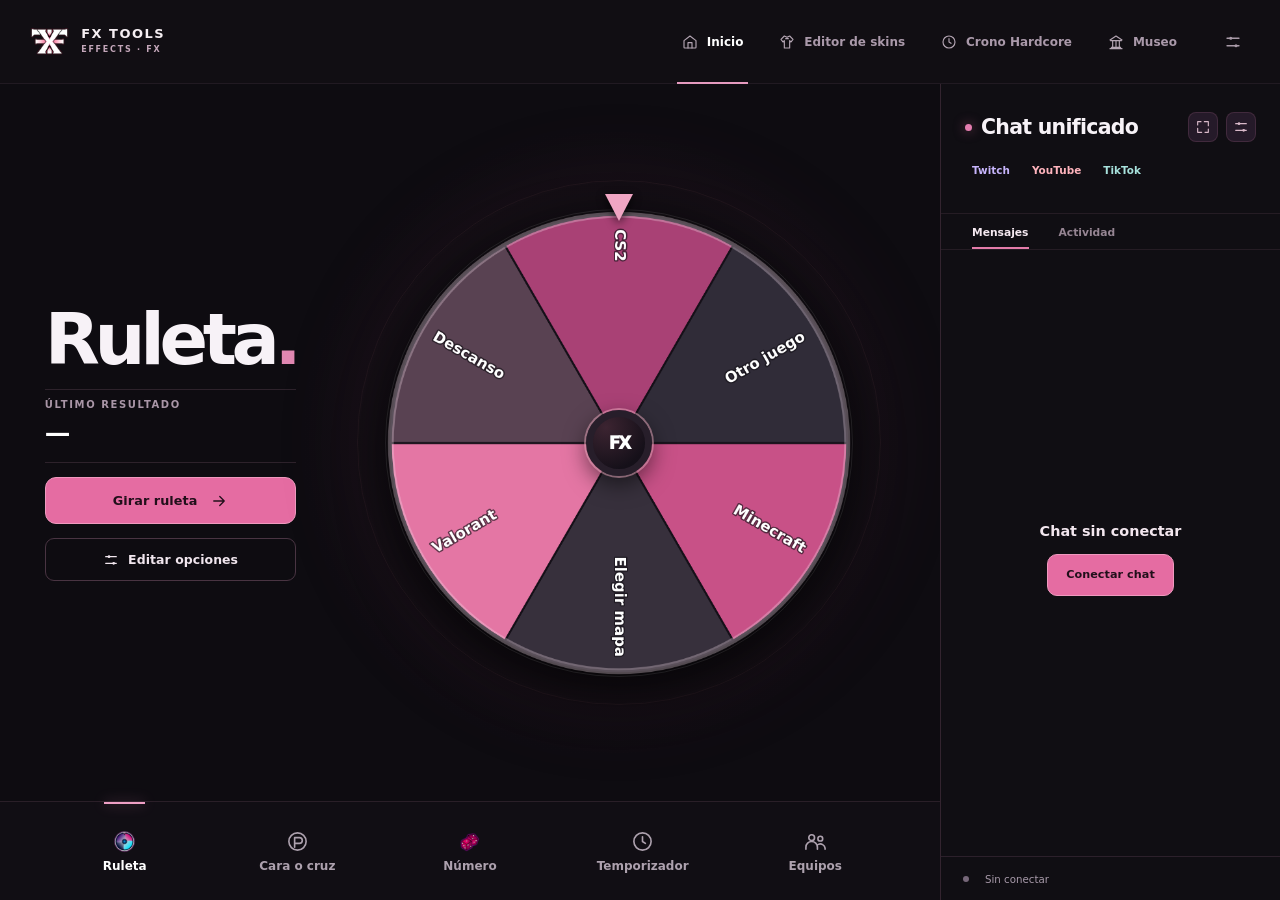
<file: index.html>
<!DOCTYPE html>

<html lang="es">
<head>
<meta charset="utf-8"/>
<meta content="width=device-width,initial-scale=1" name="viewport"/>
<meta content="#08080c" name="theme-color"/>
<title>FX Tools · Estudio</title>
<link href="assets/images/favicon.png?v=4.14" rel="icon" type="image/png"/>
<link href="assets/images/favicon.png?v=4.14" rel="shortcut icon" type="image/png"/>
<link href="assets/images/favicon.png?v=4.14" rel="apple-touch-icon"/>
<link href="css/global.css" rel="stylesheet"/>
<link href="css/home.css" rel="stylesheet"/>
<link href="css/fx-unified.css?v=2.0" rel="stylesheet"/>
<link href="css/fx-studio-v3.css?v=4.0" rel="stylesheet"/>
<link href="css/fx-layout-clean.css?v=4.2" rel="stylesheet"/>
<link rel="stylesheet" href="css/fx-v43.css?v=4.3"/><link rel="stylesheet" href="css/fx-v44.css?v=4.4"/><link rel="stylesheet" href="css/fx-v45.css?v=4.5"/></head>
<body class="fx-unified fx-home">
<svg aria-hidden="true" class="icon-sprite" xmlns="http://www.w3.org/2000/svg">
<symbol id="ic-home" viewbox="0 0 24 24"><path d="m3 10 9-7 9 7v10a1 1 0 0 1-1 1H4a1 1 0 0 1-1-1z"></path><path d="M9 21v-8h6v8"></path></symbol>
<symbol id="ic-skin" viewbox="0 0 24 24"><path d="m8 3 4 2 4-2 5 5-3 4-2-2v11H8V10l-2 2-3-4z"></path><path d="M10 7h4"></path></symbol>
<symbol id="ic-clock" viewbox="0 0 24 24"><circle cx="12" cy="12" r="9"></circle><path d="M12 7v5l3 2"></path></symbol>
<symbol id="ic-museum" viewbox="0 0 24 24"><path d="m3 9 9-6 9 6M4 10h16M5 20h14M3 22h18M7 10v10M12 10v10M17 10v10"></path></symbol>
<symbol id="ic-wheel" viewbox="0 0 24 24"><circle cx="12" cy="12" r="9"></circle><circle cx="12" cy="12" r="2"></circle><path d="M12 3v7m0 4v7M3 12h7m4 0h7M5.6 5.6l5 5m2.8 2.8 5 5M18.4 5.6l-5 5m-2.8 2.8-5 5"></path></symbol>
<symbol id="ic-coin" viewbox="0 0 24 24"><circle cx="12" cy="12" r="9"></circle><path d="M9 8h5a3 3 0 0 1 0 6H9m0-6v10m0-4h6"></path></symbol>
<symbol id="ic-dice" viewbox="0 0 24 24"><rect height="18" rx="4" width="18" x="3" y="3"></rect><path d="M8 8h.01M16 8h.01M12 12h.01M8 16h.01M16 16h.01" stroke-linecap="round" stroke-width="3"></path></symbol>
<symbol id="ic-teams" viewbox="0 0 24 24"><circle cx="8" cy="8" r="3"></circle><circle cx="17" cy="9" r="2.5"></circle><path d="M2 20v-2a6 6 0 0 1 12 0v2M15 15a5 5 0 0 1 7 4v1"></path></symbol>
<symbol id="ic-download" viewbox="0 0 24 24"><path d="M12 3v12m-4-4 4 4 4-4M4 17v4h16v-4"></path></symbol>
<symbol id="ic-upload" viewbox="0 0 24 24"><path d="M12 16V4m-4 4 4-4 4 4M4 17v4h16v-4"></path></symbol>
<symbol id="ic-arrow" viewbox="0 0 24 24"><path d="M5 12h14m-6-6 6 6-6 6"></path></symbol>
<symbol id="ic-spark" viewbox="0 0 24 24"><path d="m12 2 2.7 7.3L22 12l-7.3 2.7L12 22l-2.7-7.3L2 12l7.3-2.7z"></path></symbol>
<symbol id="ic-chat" viewbox="0 0 24 24"><path d="M21 11.5a8.4 8.4 0 0 1-9 8.4 9.1 9.1 0 0 1-4.2-1.1L3 20l1.3-4.8A8.4 8.4 0 1 1 21 11.5Z"></path></symbol>
<symbol id="ic-expand" viewbox="0 0 24 24"><path d="M4 9V4h5M20 15v5h-5M14 4h6v6M4 14v6h6"></path></symbol>
<symbol id="ic-settings" viewbox="0 0 24 24"><path d="M4 7h16M4 17h16"></path><circle cx="9" cy="7" fill="currentColor" r="2" stroke="none"></circle><circle cx="16" cy="17" fill="currentColor" r="2" stroke="none"></circle></symbol>
</svg>
<div class="app-shell fx-shell fx-layout-clean">
<header class="fx-site-header">
<a aria-label="FX Tools, inicio" class="fx-header-brand" href="./">
<span aria-hidden="true" class="fx-header-logo-slot"><img alt="" onerror="this.hidden=true" src="assets/images/favicon.png?v=4.14"/></span>
<span class="fx-header-brand-copy"><strong>FX TOOLS</strong><small>EFFECTS · FX</small></span>
</a>
<nav aria-label="Secciones del canal" class="fx-primary-nav">
<a aria-current="page" class="fx-section-link is-active" href="./"><svg class="ui-icon"><use href="#ic-home"></use></svg><span>Inicio</span></a>
<a class="fx-section-link" href="skin-editor/"><svg class="ui-icon"><use href="#ic-skin"></use></svg><span>Editor de skins</span></a>
<a class="fx-section-link" href="crono/"><svg class="ui-icon"><use href="#ic-clock"></use></svg><span>Crono Hardcore</span></a>
<a class="fx-section-link" href="museo/"><svg class="ui-icon"><use href="#ic-museum"></use></svg><span>Museo</span></a>
<button aria-label="Ajustes" class="fx-header-settings" id="open-settings" title="Ajustes" type="button"><svg class="ui-icon"><use href="#ic-settings"></use></svg></button>
</nav>
</header>
<main class="main fx-main">
<div class="workspace-layout">
<section aria-label="Herramientas principales" class="workspace">
<div class="stage-surface" id="stage-surface">
<div aria-hidden="true" class="stage-grid-decoration"></div>
<section aria-labelledby="tab-roulette" class="tool-stage is-current" id="stage-roulette" role="tabpanel">

<div class="fx-roulette-info"><div class="stage-header"><div><h2>Ruleta<span class="fx-heading-period">.</span></h2></div></div><div class="roulette-side"><div class="result-block"><span class="result-caption">Último resultado</span><strong aria-live="polite" id="roulette-result">—</strong></div><button class="btn primary action-btn" id="spin-btn" type="button">Girar ruleta <svg class="ui-icon"><use href="#ic-arrow"></use></svg></button><button class="btn subtle-btn" id="edit-roulette" type="button"><svg class="ui-icon"><use href="#ic-settings"></use></svg> Editar opciones</button></div></div><div class="roulette-scene" id="ruleta">
<div class="wheel-area"><div class="wheel-halo"><div class="wheel-wrap"><div class="wheel-pointer"></div><canvas aria-label="Ruleta de opciones" height="720" id="wheel" width="720"></canvas><div class="wheel-center"><span>FX</span></div></div></div></div>

</div>
</section>
<section aria-labelledby="tab-coin" class="tool-stage" hidden="" id="stage-coin" role="tabpanel">
<div class="stage-header"><div><h2>Cara o cruz</h2></div></div>
<div class="centered-tool coin-scene"><div class="coin-aura fx-coin-perspective"><div class="fx-coin-lift"><div class="fx-coin-tilt"><div class="fx-coin-object" id="coin" aria-hidden="true"><div class="fx-coin-edge" aria-hidden="true"></div><div class="fx-coin-face fx-coin-front"><span>CARA</span></div><div class="fx-coin-face fx-coin-back"><span>CRUZ</span></div></div></div></div><div class="fx-coin-shadow" aria-hidden="true"></div></div><div class="scene-under"><div aria-live="polite" class="small-label" id="coin-status">Lanza la moneda</div><button class="btn primary action-btn" id="coin-flip" type="button">Lanzar moneda <svg class="ui-icon"><use href="#ic-arrow"></use></svg></button></div></div>
</section>
<section aria-labelledby="tab-random" class="tool-stage" hidden="" id="stage-random" role="tabpanel">
<div class="stage-header"><div><h2>Número aleatorio</h2></div></div>
<div class="centered-tool random-scene"><div class="fx-die-stage"><div class="fx-die-shadow"></div><div class="fx-die-lift"><div class="fx-die-tilt"><div class="fx-die-spin-y"><div class="fx-die" id="fx-die" aria-hidden="true"><div class="fx-die-face fx-die-front"><span class="fx-die-screen" id="fx-die-screen">—</span></div><div class="fx-die-face fx-die-back"><span class="fx-die-screen">···</span></div><div class="fx-die-face fx-die-right"><span class="fx-die-screen">···</span></div><div class="fx-die-face fx-die-left"><span class="fx-die-screen">···</span></div><div class="fx-die-face fx-die-top"><span class="fx-die-screen">···</span></div><div class="fx-die-face fx-die-bottom"><span class="fx-die-screen">···</span></div></div></div></div></div></div><output aria-live="polite" aria-atomic="true" class="fx-visually-hidden" id="random-result">—</output><div class="random-controls"><div class="field"><label for="random-min">Mínimo</label><input class="input" id="random-min" type="number" value="1"/></div><div class="field"><label for="random-max">Máximo</label><input class="input" id="random-max" type="number" value="100"/></div></div><button class="btn primary action-btn" id="random-generate" type="button">Generar número <svg class="ui-icon"><use href="#ic-arrow"></use></svg></button></div>
</section>
<section aria-labelledby="tab-timer" class="tool-stage" hidden="" id="stage-timer" role="tabpanel">
<div class="stage-header"><div><h2>Temporizador</h2></div></div>
<div class="centered-tool timer-scene"><div class="timer-ring" id="timer-ring"><div aria-live="off" class="timer-display" id="timer-display">05:00</div></div><div class="timer-controls"><div class="field"><label for="timer-minutes">Minutos</label><div class="timer-config"><input class="input" id="timer-minutes" max="999" min="1" type="number" value="5"/><button class="btn subtle-btn" id="timer-set" type="button">Aplicar</button></div></div><div class="timer-actions"><button class="btn primary" id="timer-start" type="button">Iniciar</button><button class="btn subtle-btn" id="timer-reset" type="button">Reiniciar</button></div></div></div>
</section>
<section aria-labelledby="tab-teams" class="tool-stage" hidden="" id="stage-teams" role="tabpanel">
<div class="stage-header"><div><h2>Generador de equipos</h2></div></div>
<div class="teams-scene" id="equipos"><div class="team-form"><div class="field"><label for="players-input">Participantes · separados por comas</label><textarea class="textarea" id="players-input"></textarea></div><div class="team-actions"><div class="field"><label>Número de equipos</label><div class="team-count"><button aria-label="Quitar equipo" class="btn icon small" id="teams-minus" type="button">−</button><output id="teams-count">2</output><button aria-label="Añadir equipo" class="btn icon small" id="teams-plus" type="button">+</button></div></div><button class="btn primary action-btn" id="generate-teams" type="button">Generar equipos <svg class="ui-icon"><use href="#ic-arrow"></use></svg></button></div></div><div aria-live="polite" class="teams-output" id="teams-output"></div></div>
</section>
</div>
<div aria-label="Seleccionar herramienta" class="stage-nav" role="tablist">
<button aria-controls="stage-roulette" aria-selected="true" class="stage-tab is-active" data-stage="roulette" id="tab-roulette" role="tab" type="button"><img alt="" class="fx-custom-tool-icon" loading="eager" onerror="this.hidden=true" onload="this.nextElementSibling.hidden=true" src="assets/images/RULETA.png"/><span aria-hidden="true" class="fx-image-slot"></span><span>Ruleta</span></button>
<button aria-controls="stage-coin" aria-selected="false" class="stage-tab" data-stage="coin" id="tab-coin" role="tab" type="button"><svg class="ui-icon"><use href="#ic-coin"></use></svg><span>Cara o cruz</span></button>
<button aria-controls="stage-random" aria-selected="false" class="stage-tab" data-stage="random" id="tab-random" role="tab" type="button"><img alt="" class="fx-custom-tool-icon" loading="eager" onerror="this.hidden=true" onload="this.nextElementSibling.hidden=true" src="assets/images/DADOS.png"/><span aria-hidden="true" class="fx-image-slot"></span><span>Número</span></button>
<button aria-controls="stage-timer" aria-selected="false" class="stage-tab" data-stage="timer" id="tab-timer" role="tab" type="button"><svg class="ui-icon"><use href="#ic-clock"></use></svg><span>Temporizador</span></button>
<button aria-controls="stage-teams" aria-selected="false" class="stage-tab" data-stage="teams" id="tab-teams" role="tab" type="button"><svg class="ui-icon"><use href="#ic-teams"></use></svg><span>Equipos</span></button>
</div>
</section>
<aside aria-label="Chat unificado" class="chat-area" id="chat">
<div class="chat-head">
<div class="chat-head-info"><div class="chat-overline">EN DIRECTO / COMUNIDAD</div><div class="chat-title"><span class="chat-signal"></span><h2>Chat unificado</h2></div></div>
<div class="chat-head-actions">
<button aria-pressed="false" class="chat-icon-btn" id="toggle-live-mode" title="Modo directo" type="button"><svg class="ui-icon"><use href="#ic-expand"></use></svg></button>
<button aria-label="Configurar chat" class="chat-icon-btn" id="chat-settings-trigger" title="Configurar chat" type="button"><svg class="ui-icon"><use href="#ic-settings"></use></svg></button>
</div>
</div>
<div aria-label="Plataformas compatibles" class="chat-platforms"><span class="platform-chip twitch">Twitch</span><span class="platform-chip youtube">YouTube</span><span class="platform-chip tiktok">TikTok</span></div>
<div aria-label="Contenido del panel" class="chat-tabs" role="tablist">
<button aria-selected="true" class="chat-tab is-active" data-chat-tab="messages" role="tab" type="button">Mensajes</button>
<button aria-selected="false" class="chat-tab" data-chat-tab="activity" role="tab" type="button">Actividad</button>
</div>
<div class="chat-content">
<div class="chat-view is-active" id="chat-messages" role="tabpanel">
<div class="chat-empty" id="chat-empty">
<div class="chat-empty-art"><span>◌</span><span>◌</span><span>◌</span></div>
<strong>Chat sin conectar</strong>
<p>Conecta una fuente de chat combinado para leer tus mensajes aquí, sin abrir otra ventana.</p>
<button class="btn primary" id="chat-connect" type="button">Conectar chat</button>
</div>
<iframe class="unified-chat-frame" hidden="" id="unified-chat-frame" referrerpolicy="strict-origin-when-cross-origin" src="about:blank" title="Chat unificado de lectura"></iframe>
</div>
<div class="chat-view" hidden="" id="chat-activity" role="tabpanel">
<div class="chat-empty chat-activity-empty"><div class="chat-empty-art">✧</div><strong>Actividad reciente</strong><p>Espacio reservado para seguidores, suscripciones y eventos. Todavía no hay un proveedor de actividad conectado.</p></div>
</div>
</div>
<div class="chat-footer"><span id="chat-connection-label"><span class="chat-offline-dot"></span> Sin conectar</span><button class="chat-open-link" hidden="" id="chat-open-link" type="button">Abrir fuente ↗</button></div>
</aside>
</div>
</main>
</div>
<div aria-labelledby="chat-modal-title" aria-modal="true" class="modal-backdrop" id="modal-chat" role="dialog"><div class="modal-card chat-modal"><div class="modal-head"><div><div class="panel-title" id="chat-modal-title">Conectar el chat unificado</div><div class="panel-desc">Pega el enlace de un visor combinado que permita mostrarse en otra página. FX Tools no recibe automáticamente los mensajes de las plataformas.</div></div><button aria-label="Cerrar" class="btn icon small" data-close="" type="button">×</button></div><div class="modal-body"><label class="chat-modal-label" for="chat-source-url">URL de tu visor combinado</label><input autocomplete="off" class="input" id="chat-source-url" placeholder="https://…" spellcheck="false" type="url"><p class="chat-modal-help">Necesitas un proveedor que recopile los chats. Algunas páginas impiden su uso en iframe; si ocurre, usa una URL de visor diseñada para incrustar, no la página normal de Twitch o TikTok.</p><div class="chat-modal-actions"><button class="btn" id="chat-remove-source" type="button">Desconectar</button><button class="btn primary" id="chat-save-source" type="button">Guardar fuente</button></div></input></div></div></div>
<div aria-labelledby="settings-modal-title" aria-modal="true" class="modal-backdrop" id="modal-settings" role="dialog"><div class="modal-card"><div class="modal-head"><div><div class="panel-title" id="settings-modal-title">Ajustes</div><div class="panel-desc">Gestiona tu copia de seguridad y otras opciones del estudio.</div></div><button aria-label="Cerrar" class="btn icon small" data-close="" type="button">×</button></div><div class="modal-body settings-modal-body"><div class="settings-actions"><button class="btn backup-btn" id="export-data" type="button"><svg class="ui-icon"><use href="#ic-download"></use></svg><span>Exportar datos</span></button><label class="btn backup-btn" for="import-data" role="button" tabindex="0"><svg class="ui-icon"><use href="#ic-upload"></use></svg><span>Importar datos</span></label><input accept=".json,application/json" hidden="" id="import-data" type="file"/></div><p class="chat-modal-help">Usa exportar para guardar una copia de tus datos. Importar reemplazará los datos guardados en este navegador.</p></div></div></div>
<div aria-labelledby="roulette-modal-title" aria-modal="true" class="modal-backdrop" id="modal-roulette" role="dialog"><div class="modal-card"><div class="modal-head"><div><div class="panel-title" id="roulette-modal-title">Opciones de ruleta</div><div class="panel-desc">Escribe las opciones separadas por comas. Máximo 24.</div></div><button aria-label="Cerrar" class="btn icon small" data-close="" type="button">×</button></div><div class="modal-body"><textarea aria-label="Opciones separadas por comas" class="textarea" id="roulette-options"></textarea></div><div class="modal-actions"><button class="btn" data-close="" type="button">Cancelar</button><button class="btn primary" id="save-roulette" type="button">Guardar opciones</button></div></div></div>
<div aria-live="polite" class="toast-wrap"></div>
<script src="js/storage.js"></script><script src="js/roulette.js"></script><script src="js/teams.js"></script><script src="js/timer.js"></script><script src="js/home.js?v=4.4"></script>
<script src="js/section-gallery.js"></script><script src="js/fx-studio-v3.js"></script></body></html>
</file>
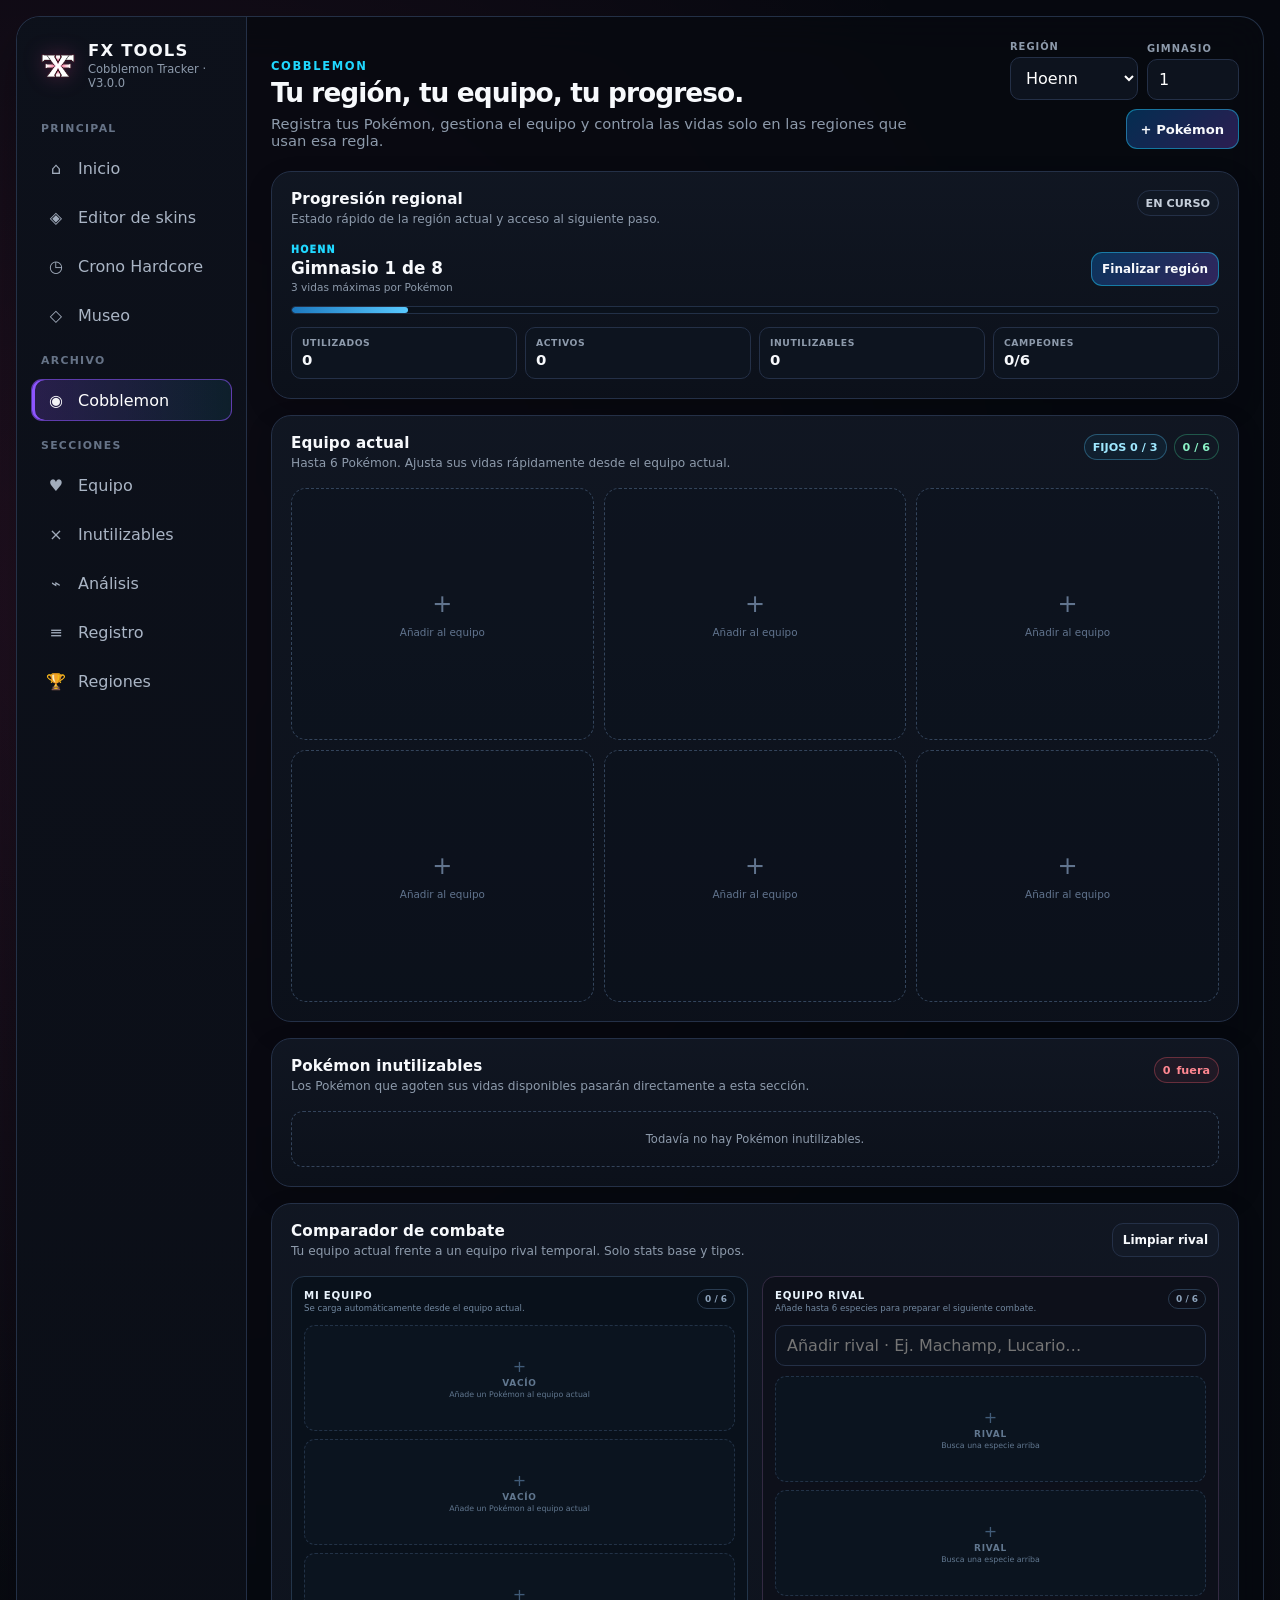
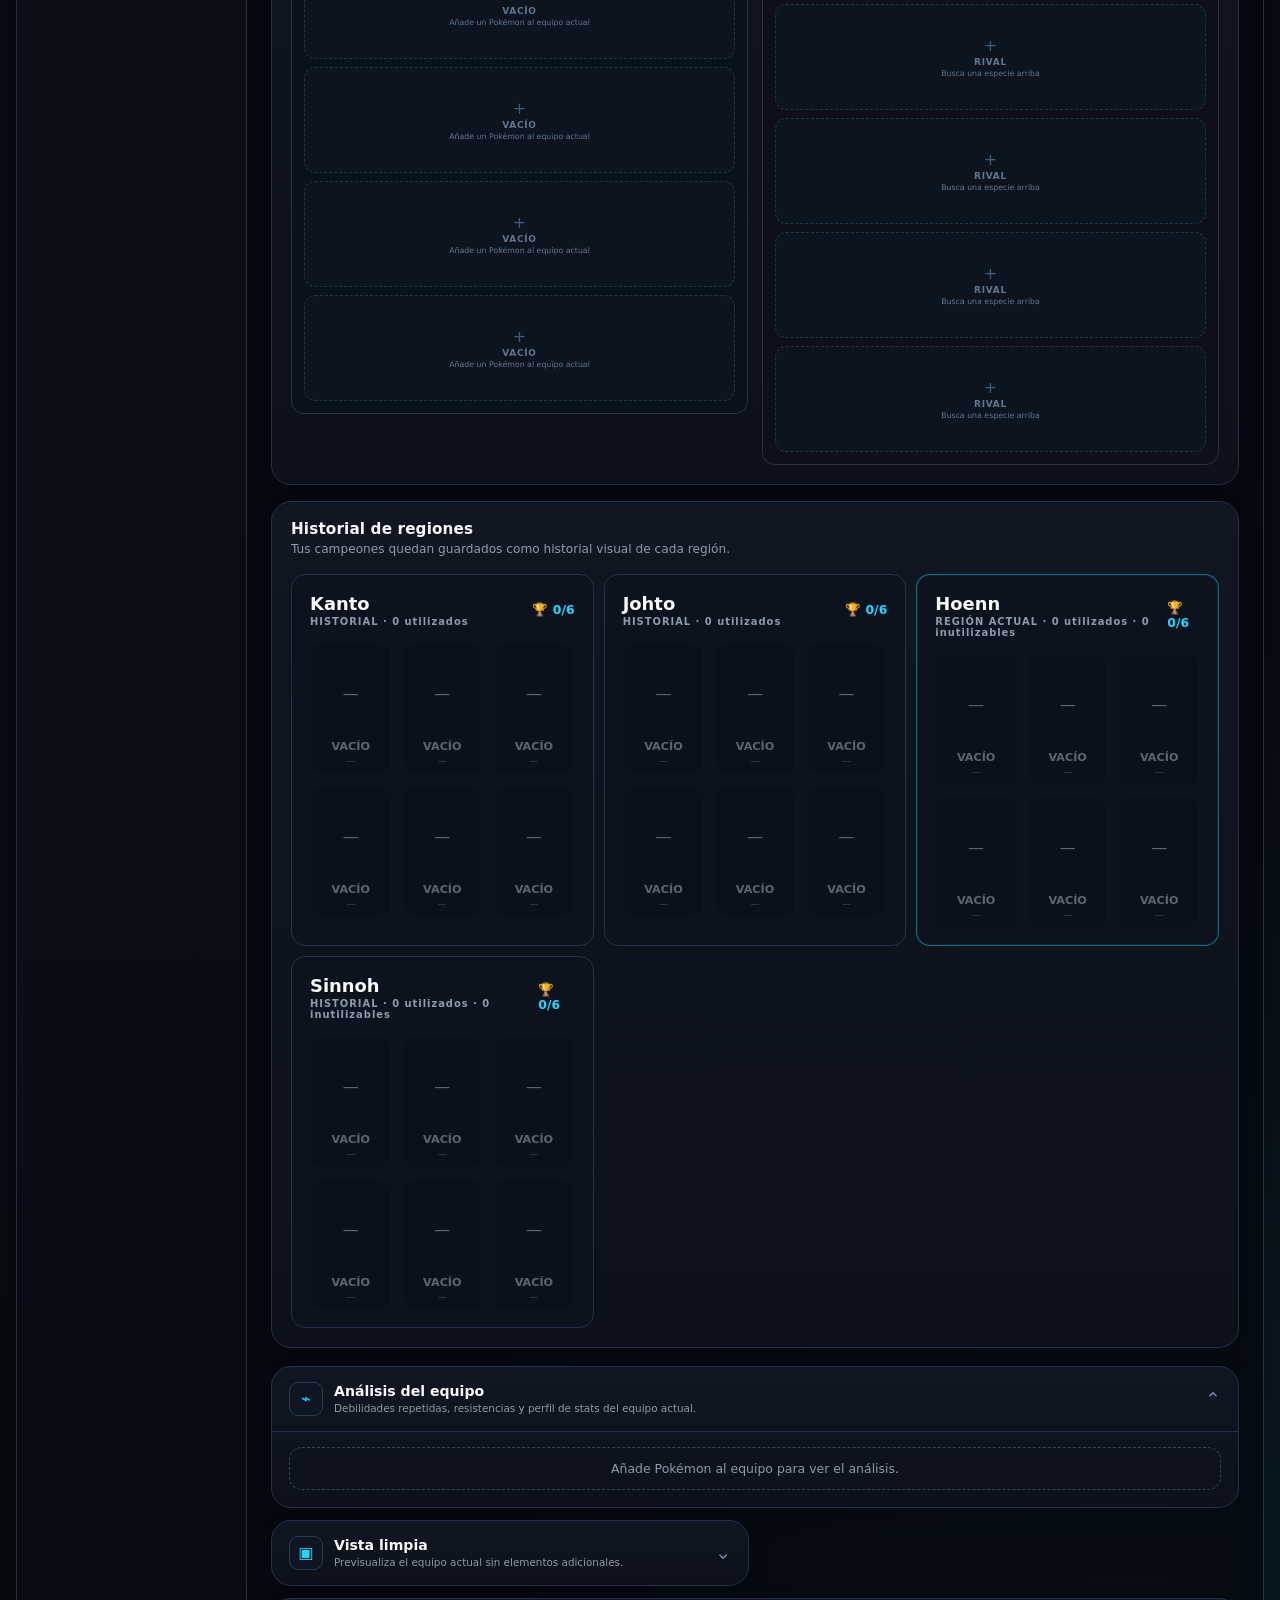
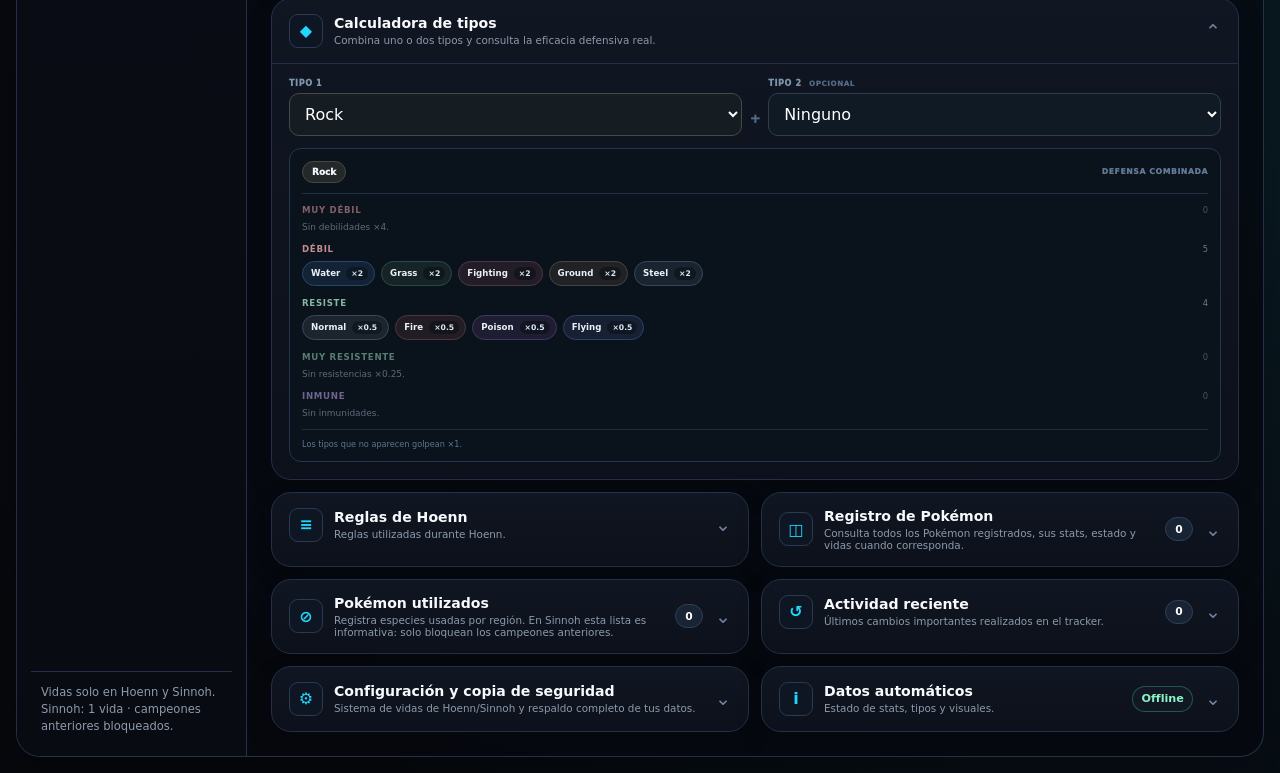
<file: cobblemon/index.html>
<!doctype html>
<html lang="es">
<head>
  <meta charset="utf-8">
  <meta name="viewport" content="width=device-width,initial-scale=1">
  <title>Cobblemon Tracker · FX Tools</title>
  <link rel="icon" href="../assets/images/favicon.png">
  <link rel="stylesheet" href="../css/global.css">
  <link rel="stylesheet" href="cobblemon.css?v=2.5.15">
</head>
<body>
<div class="app-shell">
  <aside class="sidebar-nav">
    <div class="brand"><img src="../assets/images/favicon.png" alt="FX" onerror="this.style.display='none'"><div class="brand-copy"><strong>FX TOOLS</strong><span>Cobblemon Tracker · V3.0.0</span></div></div>
    <div class="nav-group"><div class="nav-label">Principal</div><a class="nav-link" href="../"><span class="nav-icon">⌂</span>Inicio</a><a class="nav-link" href="../skin-editor/"><span class="nav-icon">◈</span>Editor de skins</a><a class="nav-link" href="../crono/"><span class="nav-icon">◷</span>Crono Hardcore</a><a class="nav-link" href="../museo/"><span class="nav-icon">◇</span>Museo</a></div><div class="nav-group"><div class="nav-label">Archivo</div><a class="nav-link active" href="./"><span class="nav-icon">◉</span>Cobblemon</a></div>
    <div class="nav-group"><div class="nav-label">Secciones</div><a class="nav-link" href="#equipo"><span class="nav-icon">♥</span>Equipo</a><a class="nav-link" href="#unusable-section"><span class="nav-icon">×</span>Inutilizables</a><a class="nav-link" href="#analysis-panel"><span class="nav-icon">⌁</span>Análisis</a><a class="nav-link" href="#pokemon-panel"><span class="nav-icon">≡</span>Registro</a><a class="nav-link" href="#regiones"><span class="nav-icon">🏆</span>Regiones</a></div>
    <div class="sidebar-bottom">Vidas solo en Hoenn y Sinnoh.<br>Sinnoh: 1 vida · campeones anteriores bloqueados.</div>
  </aside>

  <main class="main">
    <div class="topbar cobble-topbar">
      <div><div class="eyebrow">Cobblemon</div><h1>Tu región, tu equipo, tu progreso.</h1><div class="subtitle">Registra tus Pokémon, gestiona el equipo y controla las vidas solo en las regiones que usan esa regla.</div></div>
      <div class="progress-controls">
        <label class="compact-field"><span>Región</span><select class="select" id="current-region"><option>Kanto</option><option>Johto</option><option>Hoenn</option><option>Sinnoh</option></select></label>
        <label class="compact-field"><span>Gimnasio</span><input class="input" id="gym-number" type="number" min="1" max="8" value="1"></label>
        <button class="btn primary" id="add-pokemon">+ Pokémon</button>
      </div>
    </div>

    <div class="cobble-grid">
      <div class="section-stack">
        <article class="panel progression-panel" id="progression">
          <div class="panel-head"><div><div class="panel-title">Progresión regional</div><div class="panel-desc">Estado rápido de la región actual y acceso al siguiente paso.</div></div><span class="badge" id="progress-status-badge">EN CURSO</span></div>
          <div class="panel-body"><div id="progression-summary" class="progression-summary"></div></div>
        </article>

        <article class="panel" id="equipo">
          <div class="panel-head"><div><div class="panel-title">Equipo actual</div><div class="panel-desc" id="team-panel-desc">Hasta 6 Pokémon. Gestiona rápidamente el equipo de la región actual.</div></div><div class="team-head-badges"><span class="badge fixed-team-count" id="fixed-count" hidden>FIJOS 0 / 3</span><span class="badge live" id="team-count">0 / 6</span></div></div>
          <div class="panel-body"><div class="team-grid" id="team-grid"></div></div>
        </article>

        <article class="panel unusable-main" id="unusable-section">
          <div class="panel-head"><div><div class="panel-title">Pokémon inutilizables</div><div class="panel-desc">Los Pokémon que agoten sus vidas disponibles pasarán directamente a esta sección.</div></div><span class="badge danger-badge"><span id="unusable-count">0</span> fuera</span></div>
          <div class="panel-body"><div id="unusable-list" class="unusable-list unusable-list-main"></div></div>
        </article>

        <article class="panel battle-panel" id="battle-panel">
          <div class="panel-head battle-panel-head"><div><div class="panel-title">Comparador de combate</div><div class="panel-desc">Tu equipo actual frente a un equipo rival temporal. Solo stats base y tipos.</div></div><button class="btn small" id="battle-clear-opponent" type="button">Limpiar rival</button></div>
          <div class="panel-body">
            <div class="battle-columns">
              <section class="battle-side battle-side-own">
                <div class="battle-side-head"><div><strong>MI EQUIPO</strong><span>Se carga automáticamente desde el equipo actual.</span></div><b id="battle-own-count">0 / 6</b></div>
                <div class="battle-roster" id="battle-own-team"></div>
              </section>
              <section class="battle-side battle-side-rival">
                <div class="battle-side-head"><div><strong>EQUIPO RIVAL</strong><span>Añade hasta 6 especies para preparar el siguiente combate.</span></div><b id="battle-rival-count">0 / 6</b></div>
                <div class="battle-rival-search species-search-wrap">
                  <input class="input" id="battle-opponent-search" autocomplete="off" placeholder="Añadir rival · Ej. Machamp, Lucario…">
                  <div class="species-results battle-results" id="battle-opponent-results"></div>
                </div>
                <div class="battle-roster" id="battle-opponent-team"></div>
              </section>
            </div>
          </div>
        </article>


        <article class="panel" id="regiones">
          <div class="panel-head"><div><div class="panel-title">Historial de regiones</div><div class="panel-desc">Tus campeones quedan guardados como historial visual de cada región.</div></div></div>
          <div class="panel-body"><div id="region-cards" class="region-cards"></div></div>
        </article>
      </div>

      <div class="side-stack utility-panels">
        <details class="panel utility-panel" id="analysis-panel" open>
          <summary class="utility-summary"><div><span class="utility-icon">⌁</span><div><strong>Análisis del equipo</strong><small>Debilidades repetidas, resistencias y perfil de stats del equipo actual.</small></div></div><span class="utility-chevron">⌄</span></summary>
          <div class="utility-content" id="team-analysis"></div>
        </details>

        <details class="panel utility-panel" id="overlay-panel">
          <summary class="utility-summary"><div><span class="utility-icon">▣</span><div><strong>Vista limpia</strong><small>Previsualiza el equipo actual sin elementos adicionales.</small></div></div><span class="utility-chevron">⌄</span></summary>
          <div class="utility-content">
            <div class="overlay-preview"><div class="preview-title"><span id="preview-region">HOENN</span><span id="preview-gym">GIMNASIO 1</span></div><div class="preview-team" id="preview-team"></div></div>
            <button class="btn" id="overlay-popout">Abrir vista limpia</button>
            <div class="hint">La vista limpia comparte los mismos datos dentro del navegador.</div>
          </div>
        </details>


        <details class="panel utility-panel" id="type-chart-panel" open>
          <summary class="utility-summary"><div><span class="utility-icon">◆</span><div><strong>Calculadora de tipos</strong><small>Combina uno o dos tipos y consulta la eficacia defensiva real.</small></div></div><span class="utility-chevron">⌄</span></summary>
          <div class="utility-content">
            <div class="type-chart-controls">
              <label class="type-chart-field"><span>TIPO 1</span><select class="select type-chart-select" id="type-chart-primary"></select></label>
              <span class="type-chart-plus">+</span>
              <label class="type-chart-field"><span>TIPO 2 <em>OPCIONAL</em></span><select class="select type-chart-select" id="type-chart-secondary"></select></label>
            </div>
            <div class="type-chart-result" id="type-chart-result"></div>
          </div>
        </details>

        <details class="panel utility-panel" id="rules-panel">
          <summary class="utility-summary"><div><span class="utility-icon">≡</span><div><strong id="rules-title">Reglas de Hoenn</strong><small id="rules-subtitle">Consulta rápidamente las reglas de la región.</small></div></div><span class="utility-chevron">⌄</span></summary>
          <div class="utility-content"><div class="rule-list" id="region-rules-list">
            <div class="rule"><div class="rule-icon">♥</div><div>3 vidas por Pokémon durante toda Hoenn; un KO durante la progresión consume 1.</div></div>
            <div class="rule"><div class="rule-icon">○</div><div>Fuera de la progresión, los KO no afectan las vidas.</div></div>
            <div class="rule"><div class="rule-icon">−</div><div>Entre 5 y 7 niveles por debajo del level cap.</div></div>
            <div class="rule"><div class="rule-icon">EV</div><div>EVs distribuidos por el jugador; IVs solo naturales por captura o crianza.</div></div>
            <div class="rule"><div class="rule-icon">⚡</div><div>Mega / Z / Dynamax / Tera a elección para sobrevivir.</div></div>
            <div class="rule"><div class="rule-icon">★</div><div>Legendarios de radar inutilizables salvo 1 elegido por el jugador.</div></div>
            <div class="rule"><div class="rule-icon">?</div><div>Eficacia de ataques oculta; debilidades e interfaz de ataques rival siguen visibles.</div></div>
            <div class="rule"><div class="rule-icon">+</div><div>Solo pociones de curación en combate; sin Revivir.</div></div>
            <div class="rule"><div class="rule-icon">×</div><div>Pokémon usados en Kanto y Johto quedan inutilizables para Hoenn.</div></div>
          </div></div>
        </details>

        <details class="panel utility-panel" id="pokemon-panel">
          <summary class="utility-summary"><div><span class="utility-icon">◫</span><div><strong>Registro de Pokémon</strong><small>Consulta todos los Pokémon registrados, sus stats, estado y vidas cuando corresponda.</small></div></div><span class="utility-count" id="series-count">0</span><span class="utility-chevron">⌄</span></summary>
          <div class="utility-content">
            <div class="utility-actions"><button class="btn small primary" id="add-pokemon-secondary">+ Añadir Pokémon</button></div>
            <div class="filters registry-filters">
              <input class="input" id="poke-search" placeholder="Buscar por nombre o especie…">
              <select class="select" id="filter-region"><option value="all">Todas las regiones</option><option>Kanto</option><option>Johto</option><option>Hoenn</option><option>Sinnoh</option></select>
              <select class="select" id="filter-status"><option value="all">Todos los estados</option><option value="team">Equipo actual</option><option value="available">Disponibles ahora</option><option value="unusable">Inutilizables</option><option value="champion">Campeones</option><option value="previous">Regiones anteriores</option></select>
              <select class="select" id="sort-pokemon"><option value="default">Orden de registro</option><option value="name">Nombre A–Z</option><option value="region">Región</option><option value="bst">Stats totales ↓</option><option value="hp">HP ↓</option><option value="attack">Ataque ↓</option><option value="speed">Velocidad ↓</option><option value="lives">Vidas ↓ · Hoenn/Sinnoh</option></select>
            </div>
            <div class="filters registry-efficacy-filters">
              <select class="select" id="filter-efficacy"><option value="all">Todas las eficacias</option><option value="strong">Fuerte contra</option><option value="resist">Resiste</option><option value="immune">Inmune</option></select>
              <select class="select" id="filter-efficacy-type" disabled><option value="all">Elige un tipo</option><option value="normal">Normal</option><option value="fire">Fire</option><option value="water">Water</option><option value="electric">Electric</option><option value="grass">Grass</option><option value="ice">Ice</option><option value="fighting">Fighting</option><option value="poison">Poison</option><option value="ground">Ground</option><option value="flying">Flying</option><option value="psychic">Psychic</option><option value="bug">Bug</option><option value="rock">Rock</option><option value="ghost">Ghost</option><option value="dragon">Dragon</option><option value="dark">Dark</option><option value="steel">Steel</option><option value="fairy">Fairy</option></select>
              <button class="btn small" id="clear-efficacy-filter" type="button">Limpiar eficacia</button>
            </div>
            <div id="pokemon-list" class="pokemon-list compact-series-list"></div>
          </div>
        </details>

        <details class="panel utility-panel" id="used-panel">
          <summary class="utility-summary"><div><span class="utility-icon">⊘</span><div><strong>Pokémon utilizados</strong><small>Registra especies usadas por región. En Sinnoh esta lista es informativa: solo bloquean los campeones anteriores.</small></div></div><span class="utility-count" id="used-count">0</span><span class="utility-chevron">⌄</span></summary>
          <div class="utility-content">
            <div class="settings-grid">
              <div class="field"><label>Región de origen</label><select class="select" id="used-region"><option>Kanto</option><option>Johto</option><option>Hoenn</option><option>Sinnoh</option></select></div>
              <div class="used-summary" id="used-summary"></div>
            </div>
            <div class="field used-bulk"><label>Pegar lista</label><textarea class="input textarea" id="used-bulk" rows="7" placeholder="Rhyperior
Froakie
Nidoking
...

También puedes separarlos por comas."></textarea><div class="field-note">Solo hace falta la especie. Los Pokémon registrados se añaden automáticamente; en Sinnoh los utilizados vuelven a estar disponibles salvo los campeones anteriores.</div></div>
            <div class="utility-actions split-actions"><button class="btn small primary" id="add-used-list">Añadir lista</button><button class="btn small" id="clear-used-region">Vaciar región</button></div>
            <div class="used-chips" id="used-chips"></div>
          </div>
        </details>

        <details class="panel utility-panel" id="history-panel">
          <summary class="utility-summary"><div><span class="utility-icon">↺</span><div><strong>Actividad reciente</strong><small>Últimos cambios importantes realizados en el tracker.</small></div></div><span class="utility-count" id="history-count">0</span><span class="utility-chevron">⌄</span></summary>
          <div class="utility-content">
            <div id="action-history" class="action-history"></div>
            <div class="utility-actions history-actions"><button class="btn small" id="clear-history" type="button">Vaciar actividad</button></div>
          </div>
        </details>

        <details class="panel utility-panel" id="settings-panel">
          <summary class="utility-summary"><div><span class="utility-icon">⚙</span><div><strong>Configuración y copia de seguridad</strong><small>Sistema de vidas de Hoenn/Sinnoh y respaldo completo de tus datos.</small></div></div><span class="utility-chevron">⌄</span></summary>
          <div class="utility-content">
            <div class="settings-grid">
              <div class="field"><label>Región</label><select class="select" id="settings-region"><option>Kanto</option><option>Johto</option><option>Hoenn</option><option>Sinnoh</option></select></div>
              <div class="field" id="region-max-lives-field"><label>Vidas por Pokémon</label><input class="input" id="region-max-lives" type="number" min="1" max="9" value="3"></div>
            </div>
            <div class="hint" id="region-lives-hint">El máximo se aplica a esa región completa. Al cambiarlo, ningún Pokémon conservará más vidas que el nuevo máximo.</div>
            <div class="backup-box"><div><strong>Copia completa</strong><small>Incluye Pokémon, campeones, utilizados, vidas, configuración e imágenes personalizadas.</small></div><div class="backup-actions"><button class="btn small" id="export-cobblemon">Exportar JSON</button><button class="btn small" id="import-cobblemon">Importar JSON</button><input id="import-file" type="file" accept="application/json,.json" hidden></div></div>
          </div>
        </details>

        <details class="panel utility-panel source-panel" id="data-panel">
          <summary class="utility-summary"><div><span class="utility-icon">i</span><div><strong>Datos automáticos</strong><small>Estado de stats, tipos y visuales.</small></div></div><span class="badge live" id="dex-status">Listo</span><span class="utility-chevron">⌄</span></summary>
          <div class="utility-content">
            <div class="source-row"><span>Stats / tipos</span><strong>Automático</strong></div>
            <div class="source-row"><span>Visual</span><strong>Render Cobblemon + fallback</strong></div>
            <div class="hint">Si una fuente externa cambia o no carga, la tarjeta conserva tus datos y utiliza una imagen alternativa.</div>
            <div class="visual-review-box"><button class="btn small" id="review-images" type="button">Revisar imágenes</button><span id="image-review-status">Sin revisar</span></div>
            <div id="image-review-results" class="image-review-results"></div>
          </div>
        </details>
      </div>
    </div>
  </main>
</div>

<dialog class="modal-backdrop native-dialog" id="modal-pokemon">
  <div class="modal-card pokemon-modal">
    <div class="modal-head"><div><div class="panel-title" id="poke-modal-title">Añadir Pokémon</div><div class="panel-desc">Busca una especie; FX Tools completa su ficha base.</div></div><button class="btn icon small" id="close-poke">×</button></div>
    <div class="modal-body">
      <div class="species-picker">
        <div class="field"><label>Especie</label><div class="species-search-wrap"><input class="input" id="poke-species-search" autocomplete="off" placeholder="Ej. Wailord, Aggron, Flygon…"><div class="species-results" id="species-results"></div></div><div class="field-note" id="species-note">Escribe al menos 2 letras y selecciona un resultado.</div></div>
        <div class="selected-species" id="selected-species" tabindex="0"><div class="selected-preview-main"><div class="selected-visual"><span>PKM</span></div><div><strong>Sin especie seleccionada</strong><small>Los stats y tipos aparecerán aquí.</small></div></div></div>
      </div>

      <div class="modal-grid user-fields">
        <div class="field"><label>Nombre / apodo</label><input class="input" id="poke-nickname" placeholder="Ej. Aroncito"></div>
        <div class="field"><label>Región</label><select class="select" id="poke-region"><option>Kanto</option><option>Johto</option><option>Hoenn</option><option>Sinnoh</option></select></div>
        <div class="field"><label>Habilidad</label><select class="select" id="poke-ability" disabled><option value="">Sin elegir</option></select><div class="field-note" id="ability-note">Selecciona una especie primero.</div></div>
        <div class="field" id="poke-lives-field"><label>Vidas</label><select class="select" id="poke-lives"><option value="3">3 vidas</option><option value="2">2 vidas</option><option value="1">1 vida</option><option value="0">0 · Inutilizable</option></select></div>
        <div class="field"><label>Nivel · opcional</label><input class="input" id="poke-level" type="number" min="1" max="100" placeholder="—"></div>
        <div class="full toggle-row"><label class="check-pill"><input type="checkbox" id="poke-team"><span>Equipo actual</span></label><label class="check-pill"><input type="checkbox" id="poke-champion"><span>🏆 Campeón</span></label></div>
      </div>

      <details class="advanced-details"><summary>Opciones avanzadas</summary><div class="advanced-grid"><div class="field"><label>URL visual personalizada</label><input class="input" id="poke-image" placeholder="Opcional · reemplaza el visual automático"></div><button class="btn small" type="button" id="restore-auto-image">Restaurar visual automático</button></div></details>
    </div>
    <div class="modal-actions"><button class="btn danger" id="delete-poke">Eliminar</button><button class="btn" id="cancel-poke">Cancelar</button><button class="btn primary" id="save-poke">Guardar Pokémon</button></div>
  </div>
</dialog>

<dialog class="modal-backdrop native-dialog" id="modal-stats">
  <div class="modal-card stats-modal-card">
    <div class="modal-head stats-modal-head">
      <div>
        <div class="panel-title">Stats base</div>
        <div class="panel-desc">Consulta rápida del Pokémon seleccionado.</div>
      </div>
      <button class="btn icon small" id="close-stats" type="button" aria-label="Cerrar">×</button>
    </div>
    <div class="stats-modal-body" id="stats-modal-body"></div>
    <div class="stats-modal-nav" id="stats-modal-nav">
      <button class="btn small" id="stats-prev" type="button">← Anterior</button>
      <span id="stats-position">—</span>
      <button class="btn small" id="stats-next" type="button">Siguiente →</button>
    </div>
  </div>
</dialog>

<dialog class="modal-backdrop native-dialog" id="modal-evolution">
  <div class="modal-card evolution-modal-card">
    <div class="modal-head"><div><div class="panel-title">Evolucionar Pokémon</div><div class="panel-desc" id="evolution-description">Selecciona la evolución.</div></div><button class="btn icon small" id="close-evolution" type="button" aria-label="Cerrar">×</button></div>
    <div class="modal-body">
      <div class="evolution-note"><strong>Mismo Pokémon, nueva especie.</strong><span>Conserva apodo, región, posición del equipo, campeón, vidas cuando correspondan e historial. La especie anterior y la nueva quedan registradas como utilizadas.</span></div>
      <div id="evolution-list" class="evolution-list"></div>
    </div>
  </div>
</dialog>

<dialog class="modal-backdrop native-dialog" id="modal-compare">
  <div class="modal-card compare-modal-card">
    <div class="modal-head"><div><div class="panel-title">Comparar Pokémon</div><div class="panel-desc">Stats base, tipos y eficacias lado a lado.</div></div><button class="btn icon small" id="close-compare" type="button" aria-label="Cerrar">×</button></div>
    <div class="modal-body compare-picker">
      <div class="compare-picker-grid">
        <div class="field"><label>Pokémon registrado</label><select class="select" id="compare-registered"><option value="">Elegir registrado…</option></select></div>
        <div class="field"><label>O buscar cualquier especie</label><div class="species-search-wrap"><input class="input" id="compare-search" autocomplete="off" placeholder="Ej. Flygon, Aggron, Gardevoir…"><div class="species-results" id="compare-results"></div></div></div>
      </div>
      <div id="compare-body"></div>
    </div>
  </div>
</dialog>

<dialog class="modal-backdrop native-dialog" id="modal-replace">
  <div class="modal-card replace-modal-card">
    <div class="modal-head"><div><div class="panel-title">Cambiar Pokémon del equipo</div><div class="panel-desc" id="replace-description">Elige un Pokémon disponible de la región actual.</div></div><button class="btn icon small" id="close-replace" type="button">×</button></div>
    <div class="modal-body">
      <input class="input" id="replace-search" placeholder="Buscar Pokémon disponible…">
      <div id="replace-list" class="replace-list"></div>
    </div>
  </div>
</dialog>

<div class="toast-wrap" id="cobble-toast-wrap"></div>

<script src="../js/storage.js"></script><script src="cobblemon.js?v=2.5.13"></script>
</body>
</html>
</file>
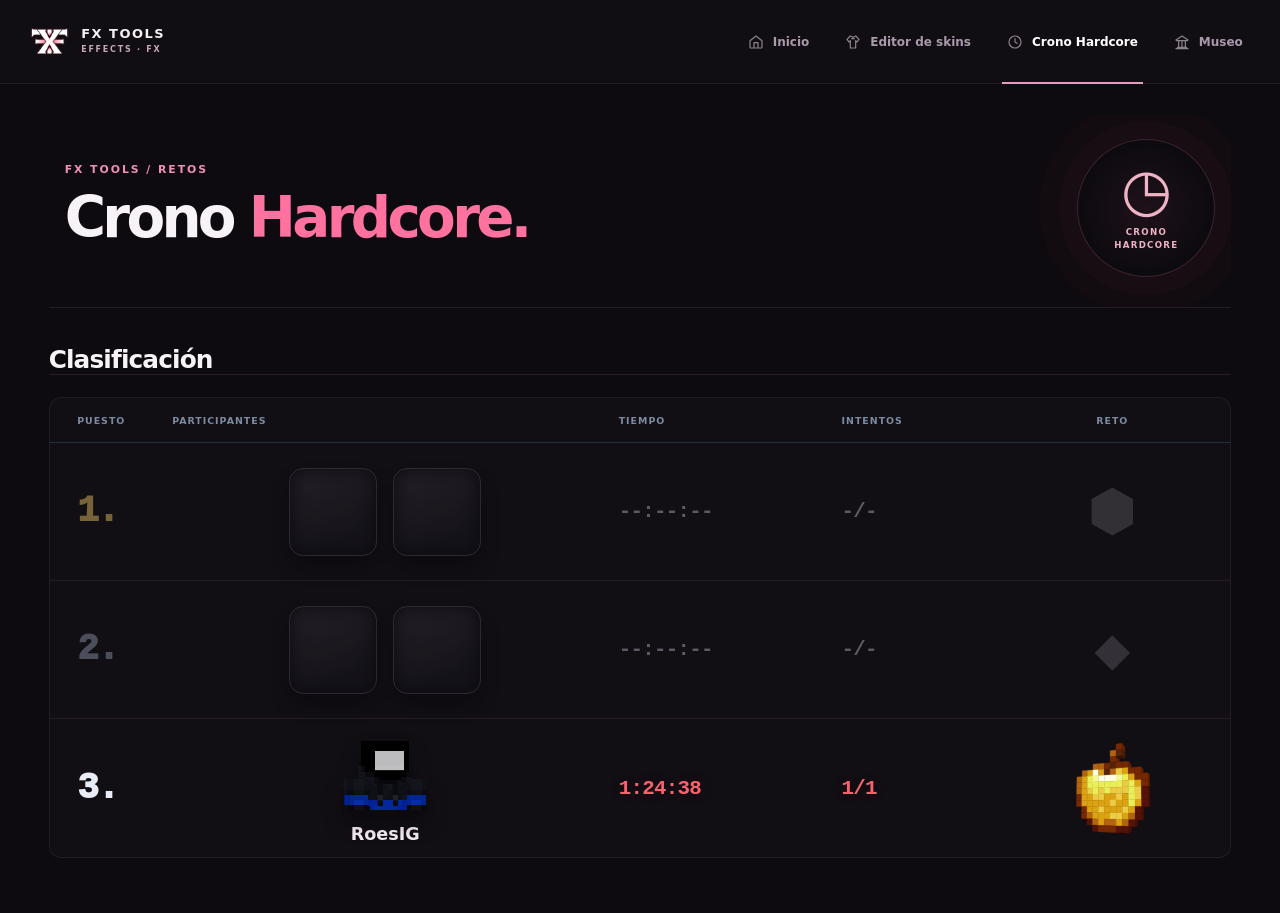
<file: crono/index.html>
<!DOCTYPE html>

<html lang="es">
<head>
<meta charset="utf-8"/>
<meta content="width=device-width,initial-scale=1" name="viewport"/>
<meta content="#070910" name="theme-color"/>
<title>Crono Hardcore · FX Tools</title>
<link href="../assets/images/favicon.png?v=4.14" rel="icon" type="image/png"/>
<link href="../assets/images/favicon.png?v=4.14" rel="shortcut icon" type="image/png"/>
<link href="../css/global.css" rel="stylesheet"/>
<link href="crono.css" rel="stylesheet"/>
<script defer="" src="manzana.js"></script>
<link href="../css/fx-unified.css?v=2.0" rel="stylesheet">
<link href="../css/fx-studio-v3.css?v=3.7" rel="stylesheet"><link href="../css/fx-sections-v42.css?v=4.2" rel="stylesheet"/></link></link><link rel="stylesheet" href="../css/fx-v43.css?v=4.3"/></head>
<body class="fx-unified fx-sections">
<div class="app-shell">
<header class="fx-site-header">
<a aria-label="FX Tools, inicio" class="fx-header-brand" href="../"><span aria-hidden="true" class="fx-header-logo-slot"><img alt="" onerror="this.hidden=true" src="../assets/images/favicon.png?v=4.14"/></span><span class="fx-header-brand-copy"><strong>FX TOOLS</strong><small>EFFECTS · FX</small></span></a>
<nav aria-label="Secciones del canal" class="fx-primary-nav"><a class="fx-section-link" href="../"><svg aria-hidden="true" class="fx-nav-icon"><use href="../assets/nav-icons.svg#home"></use></svg><span>Inicio</span></a><a class="fx-section-link" href="../skin-editor/"><svg aria-hidden="true" class="fx-nav-icon"><use href="../assets/nav-icons.svg#skin"></use></svg><span>Editor de skins</span></a><a aria-current="page" class="fx-section-link is-active" href="../crono/"><svg aria-hidden="true" class="fx-nav-icon"><use href="../assets/nav-icons.svg#clock"></use></svg><span>Crono Hardcore</span></a><a class="fx-section-link" href="../museo/"><svg aria-hidden="true" class="fx-nav-icon"><use href="../assets/nav-icons.svg#museum"></use></svg><span>Museo</span></a></nav>
</header>
<main class="main crono-main">
<header class="crono-header">
<div class="crono-header-copy"><span class="crono-kicker">FX TOOLS / RETOS</span><h1>Crono <span>Hardcore.</span></h1></div>
<div aria-hidden="true" class="crono-header-clock"><span>◷</span><small>CRONO<br/>HARDCORE</small></div>
</header>
<section aria-labelledby="ranking-title" class="ranking">
<div class="ranking-heading"><div><h2 id="ranking-title">Clasificación</h2></div></div>
<div class="ranking-table">
<div aria-hidden="true" class="rank-columns"><span>PUESTO</span><span>PARTICIPANTES</span><span>TIEMPO</span><span>INTENTOS</span><span>RETO</span></div>
<div aria-label="Puesto 1, partida de dos participantes sin publicar" class="rank-row rank-locked">
<span class="rank-position first">1<span class="rank-dot">.</span></span>
<div class="rank-participants" data-participant-count="2"><div aria-label="Participante 1 aún oculto" class="rank-member is-unrevealed"><span aria-hidden="true" class="rank-avatar rank-avatar-empty"></span></div><div aria-label="Participante 2 aún oculto" class="rank-member is-unrevealed"><span aria-hidden="true" class="rank-avatar rank-avatar-empty"></span></div></div>
<span class="rank-number">--:--:--</span><span class="rank-number">-/-</span>
<div class="rank-locked-item"><span aria-hidden="true" class="rank-hexagon"></span></div>
</div>
<div aria-label="Puesto 2, partida de dos participantes sin publicar" class="rank-row rank-locked">
<span class="rank-position second">2<span class="rank-dot">.</span></span>
<div class="rank-participants" data-participant-count="2"><div aria-label="Participante 1 aún oculto" class="rank-member is-unrevealed"><span aria-hidden="true" class="rank-avatar rank-avatar-empty"></span></div><div aria-label="Participante 2 aún oculto" class="rank-member is-unrevealed"><span aria-hidden="true" class="rank-avatar rank-avatar-empty"></span></div></div>
<span class="rank-number">--:--:--</span><span class="rank-number">-/-</span>
<div class="rank-locked-item"><span aria-hidden="true" class="rank-armor">◆</span></div>
</div>
<div aria-label="Puesto 3, jugador RoesIG, 1 hora 24 minutos y 38 segundos, intento 1 de 1, Ultra Hardcore" class="rank-row rank-published">
<span class="rank-position third">3<span class="rank-dot">.</span></span>
<div class="rank-participants" data-participant-count="1"><div class="rank-member"><img alt="Busto de Minecraft de RoesIG" class="rank-avatar" height="112" src="assets/roesig-avatar.png" width="112"/><span class="rank-member-name">RoesIG</span></div></div>
<span class="rank-number rank-final-time">1:24:38</span><span class="rank-number rank-final-attempts">1/1</span>
<div class="rank-challenge"><div aria-label="Manzana dorada 3D, reto Ultra Hardcore. Arrastra para girarla o utiliza las flechas del teclado" class="apple-control" role="group" tabindex="0" title="Ultra Hardcore"><img alt="Manzana dorada" class="apple-fallback" src="assets/manzana-dorada.png"/><canvas aria-hidden="true" height="192" id="apple-canvas" width="192"></canvas><span class="apple-tooltip">Ultra Hardcore</span></div></div>
</div>
</div>

</section>
</main>
</div>
</body>
</html>
</file>
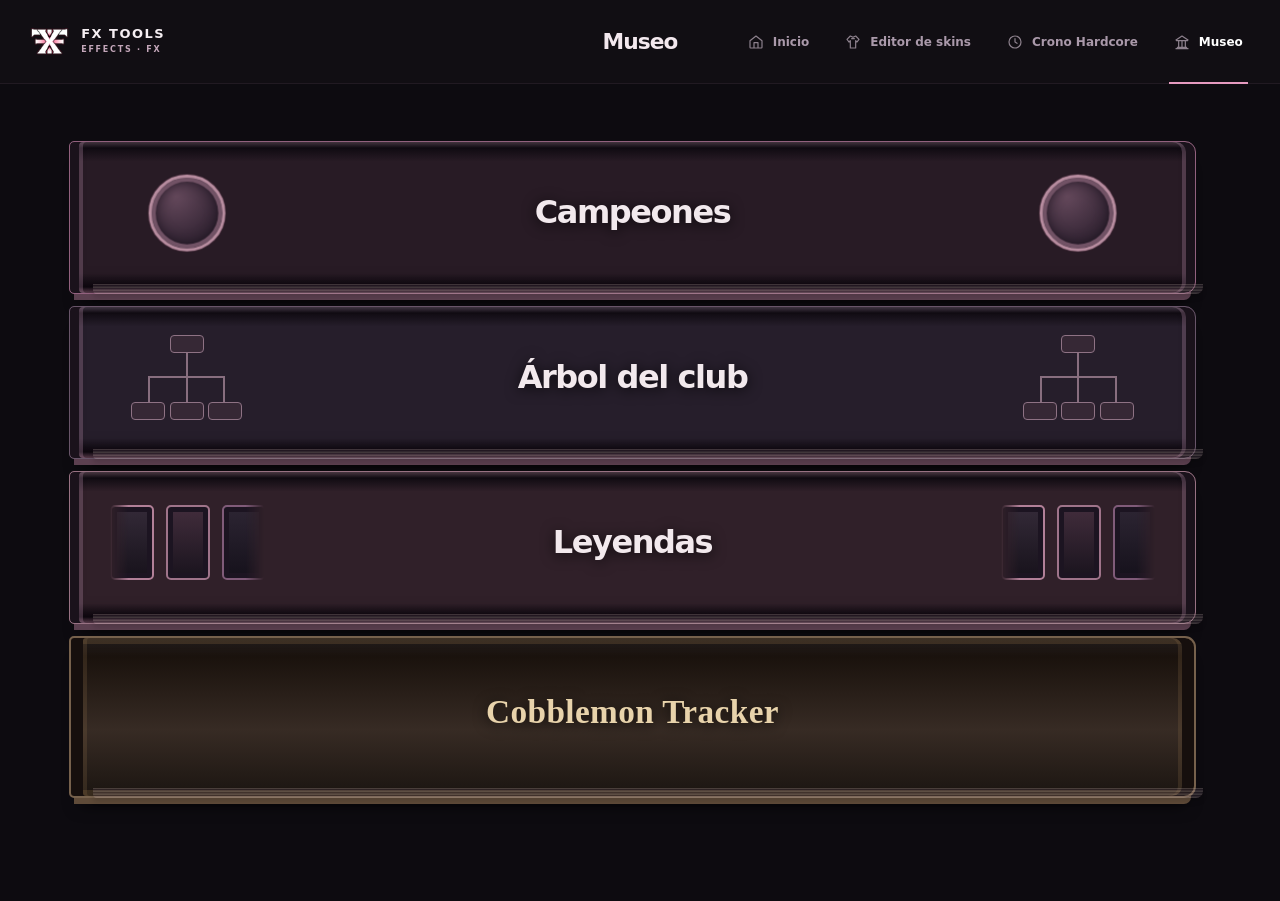
<file: museo/index.html>
<!DOCTYPE html>
<html lang="es"><head><meta charset="utf-8"/><meta content="width=device-width, initial-scale=1" name="viewport"/><meta content="#0d0b10" name="theme-color"/><title>Museo · EFFECTS</title><link href="../assets/images/favicon.png?v=4.14" rel="icon" type="image/png"/><link href="../css/global.css" rel="stylesheet"/><link href="museo.css?v=3.0.0" rel="stylesheet"/><link href="museo-v3.css?v=3.0.0" rel="stylesheet"/><link href="../css/fx-unified.css?v=2.0" rel="stylesheet"/><link href="../css/fx-studio-v3.css?v=3.7" rel="stylesheet"/><link href="../css/fx-sections-v42.css?v=4.2" rel="stylesheet"/><link href="../css/fx-v43.css?v=4.3" rel="stylesheet"/><link href="books-v43.css?v=4.6" rel="stylesheet"/><link rel="stylesheet" href="books-v45.css?v=4.6"/><link rel="stylesheet" href="books-v47.css?v=4.11"/><link rel="stylesheet" href="books-v412.css?v=4.13"/></head><body class="fx-unified fx-sections fx-museum-library"><div class="app-shell museum-v3-shell"><header class="fx-site-header">
<a aria-label="FX Tools, inicio" class="fx-header-brand" href="../"><span aria-hidden="true" class="fx-header-logo-slot"><img alt="" onerror="this.hidden=true" src="../assets/images/favicon.png?v=4.14"/></span><span class="fx-header-brand-copy"><strong>FX TOOLS</strong><small>EFFECTS · FX</small></span></a>
<h1 class="fx-top-room-title">Museo</h1><nav aria-label="Secciones del canal" class="fx-primary-nav"><a class="fx-section-link" href="../"><svg aria-hidden="true" class="fx-nav-icon"><use href="../assets/nav-icons.svg#home"></use></svg><span>Inicio</span></a><a class="fx-section-link" href="../skin-editor/"><svg aria-hidden="true" class="fx-nav-icon"><use href="../assets/nav-icons.svg#skin"></use></svg><span>Editor de skins</span></a><a class="fx-section-link" href="../crono/"><svg aria-hidden="true" class="fx-nav-icon"><use href="../assets/nav-icons.svg#clock"></use></svg><span>Crono Hardcore</span></a><a aria-current="page" class="fx-section-link is-active" href="../museo/"><svg aria-hidden="true" class="fx-nav-icon"><use href="../assets/nav-icons.svg#museum"></use></svg><span>Museo</span></a></nav>
</header><main class="main museum-v3-main fx-books-main" id="museumBooksMain">
<section aria-label="Salas del Museo" class="fx-book-collection">
<a aria-label="Abrir Campeones" class="fx-museum-book fx-book-champions" data-book="campeones" href="campeones.html">
<span class="fx-book-spine"><span aria-hidden="true" class="fx-book-animation fx-book-medal fx-book-animation-left"><span class="fx-book-medal-rotor"><span class="fx-book-medal-face front"></span><span class="fx-book-medal-face back"></span><span class="fx-book-medal-edge"></span></span></span><span class="fx-book-title">Campeones</span><span aria-hidden="true" class="fx-book-animation fx-book-medal"><span class="fx-book-medal-rotor"><span class="fx-book-medal-face front"></span><span class="fx-book-medal-face back"></span><span class="fx-book-medal-edge"></span></span></span></span>
</a>
<a aria-label="Abrir Árbol del club" class="fx-museum-book fx-book-club" data-book="arbol" href="miembros.html">
<span class="fx-book-spine"><span aria-hidden="true" class="fx-book-animation fx-book-tree fx-book-animation-left"><span class="fx-tree-branch trunk"></span><span class="fx-tree-branch left"></span><span class="fx-tree-branch right"></span><span class="fx-tree-node root"></span><span class="fx-tree-node child one"></span><span class="fx-tree-node child two"></span><span class="fx-tree-node child three"></span></span><span class="fx-book-title">Árbol del club</span><span aria-hidden="true" class="fx-book-animation fx-book-tree"><span class="fx-tree-branch trunk"></span><span class="fx-tree-branch left"></span><span class="fx-tree-branch right"></span><span class="fx-tree-node root"></span><span class="fx-tree-node child one"></span><span class="fx-tree-node child two"></span><span class="fx-tree-node child three"></span></span></span>
</a>
<a aria-label="Abrir Leyendas" class="fx-museum-book fx-book-legends" data-book="leyendas" href="leyendas.html">
<span class="fx-book-spine"><span aria-hidden="true" class="fx-book-animation fx-book-cards fx-book-animation-left"><span class="fx-book-cards-track"><span></span><span></span><span></span><span></span><span></span><span></span><span></span><span></span></span></span><span class="fx-book-title">Leyendas</span><span aria-hidden="true" class="fx-book-animation fx-book-cards"><span class="fx-book-cards-track"><span></span><span></span><span></span><span></span><span></span><span></span><span></span><span></span></span></span></span>
</a>
<a aria-label="Abrir Cobblemon Tracker" class="fx-museum-book fx-book-archive" data-book="cobblemon" href="../cobblemon/">
<span class="fx-book-spine"><span class="fx-book-title">Cobblemon Tracker</span></span>
</a>
</section>
</main></div><script defer="" src="books-v43.js?v=4.13"></script></body></html>
</file>
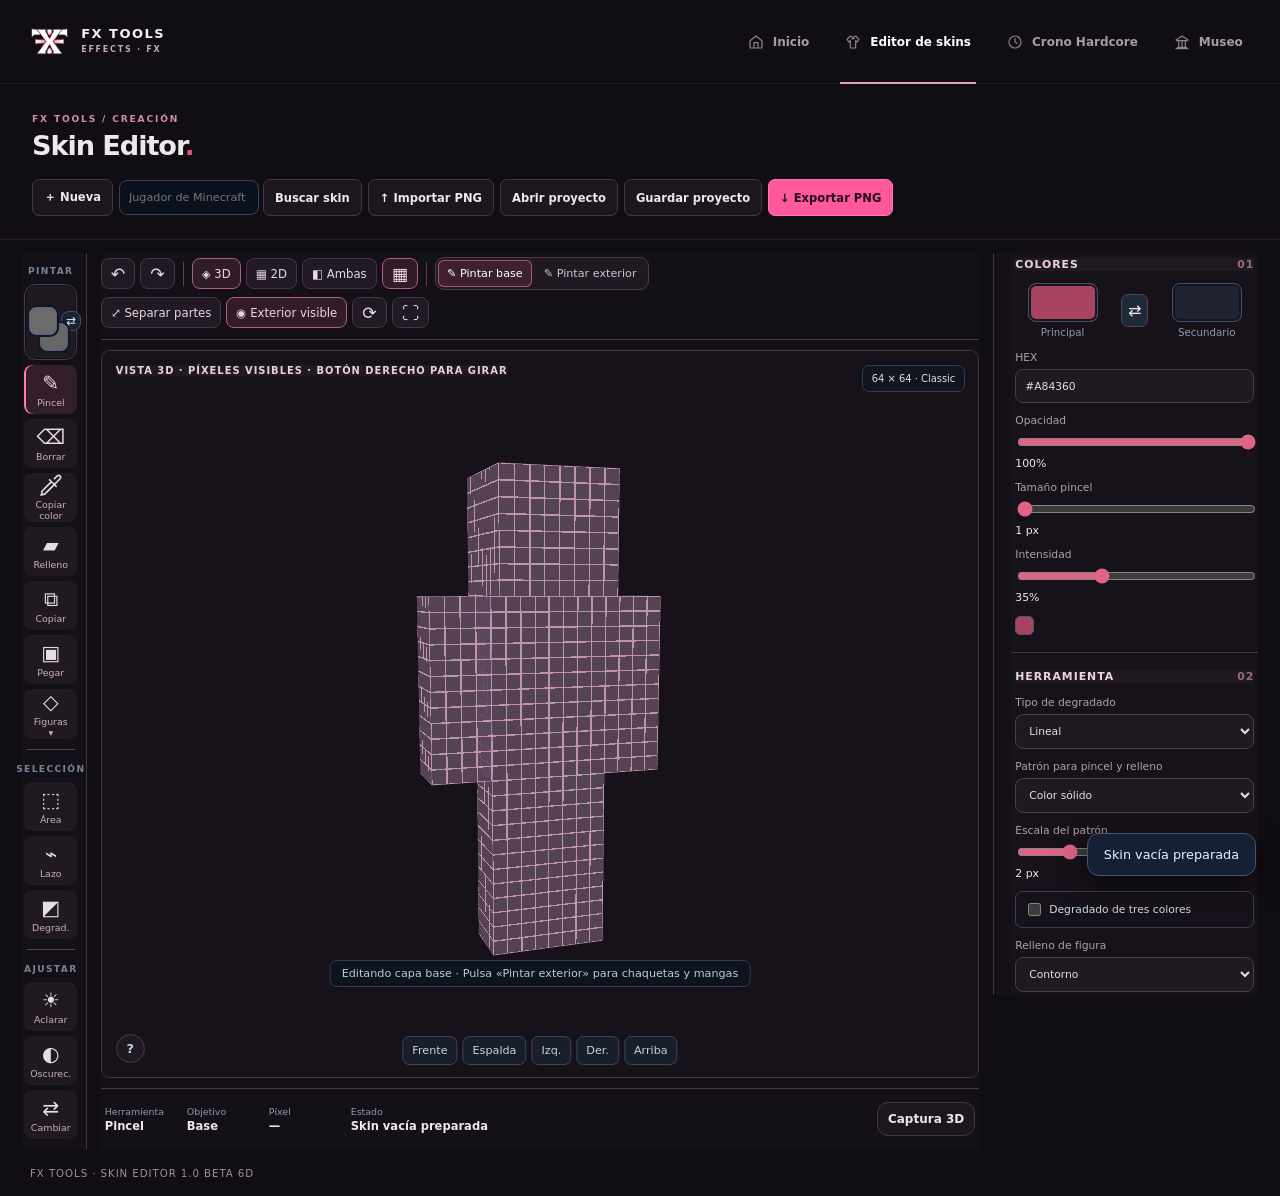
<file: skin-editor/index.html>
<!DOCTYPE html>
<html lang="es"><head><meta charset="utf-8"/><meta content="width=device-width,initial-scale=1" name="viewport"/><meta content="#080b13" name="theme-color"/><title>Skin Editor · FX Tools</title>
<link href="../assets/images/favicon.png?v=4.14" rel="icon" type="image/png"/>
<link href="../assets/images/favicon.png?v=4.14" rel="shortcut icon" type="image/png"/><link href="../css/global.css" rel="stylesheet"/><link href="editor.css" rel="stylesheet"/><link href="../css/fx-unified.css?v=2.0" rel="stylesheet"/>
<link href="../css/fx-studio-v3.css?v=3.7" rel="stylesheet"/><link href="../css/fx-sections-v42.css?v=4.2" rel="stylesheet"/><link rel="stylesheet" href="../css/fx-v43.css?v=4.3"/></head>
<body class="fx-unified fx-sections">
<div class="app-shell editor-shell">
<header class="fx-site-header">
<a aria-label="FX Tools, inicio" class="fx-header-brand" href="../"><span aria-hidden="true" class="fx-header-logo-slot"><img alt="" onerror="this.hidden=true" src="../assets/images/favicon.png?v=4.14"/></span><span class="fx-header-brand-copy"><strong>FX TOOLS</strong><small>EFFECTS · FX</small></span></a>
<nav aria-label="Secciones del canal" class="fx-primary-nav"><a class="fx-section-link" href="../"><svg aria-hidden="true" class="fx-nav-icon"><use href="../assets/nav-icons.svg#home"></use></svg><span>Inicio</span></a><a aria-current="page" class="fx-section-link is-active" href="../skin-editor/"><svg aria-hidden="true" class="fx-nav-icon"><use href="../assets/nav-icons.svg#skin"></use></svg><span>Editor de skins</span></a><a class="fx-section-link" href="../crono/"><svg aria-hidden="true" class="fx-nav-icon"><use href="../assets/nav-icons.svg#clock"></use></svg><span>Crono Hardcore</span></a><a class="fx-section-link" href="../museo/"><svg aria-hidden="true" class="fx-nav-icon"><use href="../assets/nav-icons.svg#museum"></use></svg><span>Museo</span></a></nav>
</header>
<main class="editor-main">
<header class="editor-header"><div><span class="eyebrow">FX Tools / CREACIÓN</span><h1>Skin Editor<span class="title-dot">.</span></h1></div><div class="header-actions"><button class="btn" id="newSkin">＋ Nueva</button><div class="online-import"><label class="sr-only" for="minecraftName">Usuario de Minecraft Java</label><input autocomplete="off" id="minecraftName" maxlength="16" placeholder="Jugador de Minecraft" spellcheck="false" type="text"/><button class="btn" id="searchMinecraftSkin" title="Recuperar skin pública del jugador desde Mojang">Buscar skin</button></div><label class="btn filebtn" for="importSkin">↑ Importar PNG</label><input accept="image/png" hidden="" id="importSkin" type="file"/><button class="btn" id="openProject">Abrir proyecto</button><input accept="application/json,.fxskin" hidden="" id="projectFile" type="file"/><button class="btn" id="saveProject">Guardar proyecto</button><button class="btn primary" id="exportSkin">↓ Exportar PNG</button></div></header>
<div class="editor-body">
<section aria-label="Herramientas" class="tool-rail"><div class="rail-title">PINTAR</div>
<div class="rail-color-panel">
<button class="rail-color-main fx-swatch" data-color-for="foreground" id="railForegroundSwatch" title="Color principal"></button>
<button class="rail-color-back fx-swatch" data-color-for="backgroundColor" id="railBackgroundSwatch" title="Color secundario"></button>
<button class="rail-swap-btn" id="railSwapColors" title="Intercambiar colores">⇄</button>
</div>
<button class="tool-btn active" data-tool="brush" title="Pincel (B)">✎<small>Pincel</small></button>
<button class="tool-btn" data-tool="erase" title="Borrador (E)">⌫<small>Borrar</small></button>
<button class="tool-btn" data-tool="eyedrop" title="Cuentagotas (I) · Alt+clic para copiar rápidamente"><svg aria-hidden="true" fill="none" height="23" stroke="currentColor" stroke-linecap="round" stroke-linejoin="round" stroke-width="1.7" viewbox="0 0 24 24" width="23"><path d="M3 21v-3l9-9"></path><path d="m2 22 4-1 12-12"></path><path d="m11 6 7 7"></path><path d="m16 5 3-3a2.12 2.12 0 0 1 3 3l-3 3"></path></svg><small>Copiar color</small></button>
<button class="tool-btn" data-tool="bucket" title="Relleno (G)">▰<small>Relleno</small></button>
<button class="tool-btn" id="railCopySelection" title="Copiar diseño de la selección">⧉<small>Copiar</small></button>
<button class="tool-btn" data-tool="stamp" id="railPasteSelection" title="Pegar diseño copiado una vez">▣<small>Pegar</small></button>
<div class="shape-tools"><button aria-controls="shapeMenu" aria-expanded="false" class="tool-btn" id="shapeMenuToggle" title="Abrir figuras">◇<small>Figuras ▾</small></button>
<div class="shape-menu" hidden="" id="shapeMenu"><button class="mini-btn" data-tool="line">╱ Línea</button><button class="mini-btn" data-tool="rectangle">▢ Rectángulo</button><button class="mini-btn" data-tool="ellipse">◯ Elipse</button></div></div>
<div class="rail-divider"></div><div class="rail-title">SELECCIÓN</div>
<button class="tool-btn" data-tool="select" title="Selección rectangular (M) · Ctrl + clic selecciona una pieza completa">⬚<small>Área</small></button>
<button class="tool-btn" data-tool="lasso" title="Lazo de selección">⌁<small>Lazo</small></button>
<button class="tool-btn" data-tool="gradient" title="Degradado (D)">◩<small>Degrad.</small></button>
<div class="rail-divider"></div><div class="rail-title">AJUSTAR</div>
<button class="tool-btn" data-tool="lighten" title="Aclarar">☀<small>Aclarar</small></button>
<button class="tool-btn" data-tool="darken" title="Oscurecer">◐<small>Oscurec.</small></button>
<button class="tool-btn" data-tool="replace" title="Reemplazar color">⇄<small>Cambiar</small></button>
</section>
<section class="workbench">
<div class="workbar"><div class="bar-left"><button class="icon-action" id="undo" title="Deshacer (Ctrl+Z)">↶</button><button class="icon-action" id="redo" title="Rehacer (Ctrl+Y)">↷</button><span class="bar-separator"></span><button class="view-switch selected" id="view3d">◈ 3D</button><button class="view-switch" id="view2d">▦ 2D</button><button class="view-switch" id="viewSplit" title="Ver 3D y textura a la vez">◧ Ambas</button><button class="icon-action" id="gridToggle" title="Cuadrícula">▦</button><span class="bar-separator"></span><div aria-label="Capa en la que se pinta" class="paint-modes" role="group"><button aria-pressed="true" class="paint-mode" id="paintBase" title="Pintar sobre la piel o ropa de base">✎ Pintar base</button><button aria-pressed="false" class="paint-mode" id="paintOuter" title="Pintar sobre la chaqueta, mangas, sombrero o pantalón exterior">✎ Pintar exterior</button></div></div><div class="bar-right"><button aria-pressed="false" class="pill-btn" id="explode">⤢ Separar partes</button><button aria-pressed="true" class="pill-btn" id="outerToggle">◉ Exterior visible</button><button class="icon-action" id="resetCamera" title="Restablecer cámara y zoom 2D">⟳</button><button class="icon-action" id="fullscreen" title="Pantalla completa">⛶</button></div></div>
<div class="stage" id="stage"><canvas aria-label="Personaje Minecraft en 3D" id="glCanvas"></canvas><canvas aria-hidden="true" id="cursorCanvas"></canvas><canvas aria-label="Textura desplegada en 2D" height="768" hidden="" id="atlasCanvas" width="768"></canvas><div class="stage-tag" id="stageTag">VISTA 3D · PÍXELES VISIBLES · BOTÓN DERECHO PARA GIRAR</div><div class="paint-mode-hint" id="paintModeHint">Editando capa base · Pulsa «Pintar exterior» para chaquetas y mangas</div><button aria-controls="stageHint" aria-expanded="false" aria-label="Ayuda de controles" class="stage-help-toggle" id="stageHelpToggle" title="Ayuda de controles" type="button">?</button><div class="stage-hint" id="stageHint" role="status">La marca amarilla indica el píxel exacto · Rueda: zoom al cursor · Rueda pulsada: mover · Botón derecho: girar</div><div class="stage-indicator" id="stageIndicator">64 × 64 · Classic</div><div class="camera-shortcuts" id="cameraShortcuts"><button data-camera="front">Frente</button><button data-camera="back">Espalda</button><button data-camera="left">Izq.</button><button data-camera="right">Der.</button><button data-camera="top">Arriba</button></div></div>
<div class="bottom-dock"><div class="dock-group"><span>Herramienta</span><strong id="toolName">Pincel</strong></div><div class="dock-group"><span>Objetivo</span><strong id="targetName">Base</strong></div><div class="dock-group"><span>Píxel</span><strong id="pixelInfo">—</strong></div><div class="dock-group stretch"><span>Estado</span><strong id="statusText">Proyecto listo</strong></div><button class="btn small" id="exportPreview">Captura 3D</button></div>
</section>
<aside class="inspector">
<section class="inspector-card"><div class="section-heading">COLORES <span>01</span></div><div class="color-row"><div class="color-swatch-label"><input hidden="" id="foreground" type="color" value="#a84360"/><button class="fx-swatch" data-color-for="foreground" id="foregroundSwatch" style="background:#a84360" title="Elegir color principal"></button><span>Principal</span></div><button class="swap-colors" id="swapColors" title="Intercambiar colores">⇄</button><div class="color-swatch-label"><input hidden="" id="backgroundColor" type="color" value="#202432"/><button class="fx-swatch" data-color-for="backgroundColor" id="backgroundSwatch" style="background:#202432" title="Elegir color secundario"></button><span>Secundario</span></div></div><div class="property-grid"><label>HEX <input class="field-input" id="hexColor" maxlength="7" value="#A84360"/></label><label>Opacidad <input id="opacity" max="100" min="1" type="range" value="100"/><output id="opacityVal">100%</output></label><label>Tamaño pincel <input id="brushSize" max="8" min="1" type="range" value="1"/><output id="brushSizeVal">1 px</output></label><label>Intensidad <input id="strength" max="100" min="1" type="range" value="35"/><output id="strengthVal">35%</output></label></div><div class="recent-colors" id="recentColors"></div>
<div class="fx-color-picker" hidden="" id="fxColorPicker"><strong id="fxColorTitle">Seleccionar color</strong><canvas aria-label="Saturación y brillo" height="140" id="fxColorArea" width="220"></canvas><label>Tono <input id="fxHue" max="359" min="0" type="range" value="0"/></label><div class="picker-bottom"><span class="picker-preview" id="fxColorPreview"></span><input aria-label="Color hexadecimal" class="field-input" id="fxPickerHex" maxlength="7" value="#A84360"/></div><div class="picker-actions"><button class="mini-btn" id="fxColorCancel">Cancelar</button><button class="mini-btn primary-action" id="fxColorAccept">Aceptar</button></div></div>
</section>
<section class="inspector-card"><div class="section-heading">HERRAMIENTA <span>02</span></div><div class="property-grid"><div class="eyedrop-options" hidden="" id="eyedropOptions">
<label>Copiar desde<select class="field-input" id="eyedropSource"><option value="visible">Color visible del personaje</option><option value="layer">Solo la capa seleccionada</option></select></label>
<div class="sample-display"><span class="picked-swatch" id="pickedColor"></span><span id="pickedHex">Sin muestras</span></div>
<p class="small-muted">La pipeta no copia sombras de iluminación. Alt + clic copia rápidamente un color con cualquier herramienta.</p>
</div><label>Tipo de degradado <select class="field-input" id="gradientType"><option value="linear">Lineal</option><option value="radial">Radial</option><option value="transparent">A transparencia</option><option value="dither">Tramado (pixel art)</option></select></label><label>Patrón para pincel y relleno<select class="field-input" id="patternType"><option value="solid">Color sólido</option><option value="checker">Ajedrezado (2 colores)</option><option value="stripes">Rayas horizontales</option><option value="diagonal">Rayas diagonales</option><option value="fabric">Textura de tela</option></select></label><label>Escala del patrón<input id="patternScale" max="6" min="1" type="range" value="2"/><output id="patternScaleVal">2 px</output></label><label class="inline-check"><input id="gradientMiddle" type="checkbox"/> Degradado de tres colores</label><div class="mid-gradient" hidden="" id="gradientMiddleSettings"><label>Color intermedio<input hidden="" id="gradientMid" type="color" value="#5973d5"/><button class="fx-swatch" data-color-for="gradientMid" id="gradientMidSwatch" style="background:#5973d5" title="Elegir color intermedio"></button></label><label>Posición intermedia<input id="gradientMidPosition" max="90" min="10" type="range" value="50"/><output id="gradientMidPositionVal">50%</output></label></div><label>Relleno de figura <select class="field-input" id="shapeFill"><option value="outline">Contorno</option><option value="fill">Relleno</option></select></label><label>Tolerancia de relleno <input id="tolerance" max="100" min="0" type="range" value="0"/><output id="toleranceVal">0</output></label><div class="selection-actions"><button class="mini-btn" id="selectFace">Seleccionar cara</button><button class="mini-btn" id="selectPart">Seleccionar pieza completa</button><button class="mini-btn" id="selectAllTarget">Seleccionar todo el cuerpo</button><label class="inline-check"><input id="limitSelectionPart" type="checkbox"/> Limitar selección a la pieza de inicio</label><button class="mini-btn" id="invertSelection">Invertir área</button><button class="mini-btn" id="clearSelection">Quitar selección</button><button class="mini-btn primary-action" id="copySelection">⧉ Copiar diseño</button><button class="mini-btn primary-action" id="pasteSelection">▣ Pegar en…</button><button class="mini-btn" id="mirrorToOtherArm">⇆ Duplicar al brazo opuesto</button><button class="mini-btn" id="rotatePaste" title="Girar 90° el diseño copiado">↻ 90°</button><button class="mini-btn" id="flipPasteX" title="Reflejar horizontalmente">↔</button><button class="mini-btn" id="flipPasteY" title="Reflejar verticalmente">↕</button></div><button class="mini-btn" id="fillSelection" title="Rellenar toda la selección con el color principal">Rellenar selección</button><div class="select-note" id="pasteTransformStatus">Primero copia una selección</div><div class="select-note" id="selectNote">Sin selección. Los trazos afectan solo a la cara sobre la que pintas.</div></div></section>
<section class="inspector-card"><div class="section-heading">PERSONAJE <span>03</span></div><div class="property-grid"><label>Ver capas<select class="field-input" id="layerPreview"><option value="both">Base y exterior</option><option value="base">Solo base</option><option value="outer">Solo exterior</option><option value="ghost">Exterior semitransparente</option></select></label><label class="inline-check"><input id="symmetryToggle" type="checkbox"/> Simetría izquierda/derecha (pinceles)</label><label>Modelo <select class="field-input" id="modelType"><option value="classic">Classic · brazos 4 px</option><option value="slim">Slim · brazos 3 px</option></select></label><label>Separación del cuerpo <input id="explodeDistance" max="12" min="1" type="range" value="5"/><output id="explodeVal">5</output></label><label>Brillo de visualización <input id="viewBrightness" max="150" min="35" type="range" value="100"/><output id="brightnessVal">100%</output></label><div class="part-buttons" id="partButtons"></div><button class="mini-btn" id="showAllParts">Mostrar todo el cuerpo</button></div></section>
<section class="inspector-card layers-card"><div class="section-heading">CAPAS DE TRABAJO <span>04</span></div><div class="layer-actions"><button class="mini-btn" id="addBaseLayer">+ Base</button><button class="mini-btn" id="addOuterLayer">+ Exterior</button><button class="mini-btn" id="duplicateLayer">Duplicar</button></div><div class="layers" id="layers"></div><div class="layer-actions"><button class="mini-btn" id="layerUp">↑</button><button class="mini-btn" id="layerDown">↓</button><button class="mini-btn" id="mergeLayer">Combinar</button><button class="mini-btn danger" id="removeLayer">Eliminar</button></div><div class="small-muted">Selecciona «Pintar exterior» para dibujar en la segunda capa. «Exterior visible» solo controla la visualización; no borra nada. La exportación conserva las capas visibles de trabajo.</div></section>
<section class="inspector-card"><div class="section-heading">PROYECTO <span>05</span></div><label class="field-title">Nombre<input class="field-input" id="projectName" maxlength="80" value="Mi skin"/></label><div class="project-buttons"><button class="mini-btn" id="saveLocal">Guardar ahora</button><button class="mini-btn" id="recoverLocal">Recuperar último</button><button class="mini-btn" id="clearLocal">Borrar guardado</button></div><div class="library-box"><div class="section-heading">MIS PROYECTOS</div><select class="field-input" id="savedProjects"><option value="">— Mis proyectos guardados —</option></select><div class="project-buttons"><button class="mini-btn" id="saveLibrary">Guardar</button><button class="mini-btn" id="saveLibraryCopy">Guardar copia</button><button class="mini-btn" id="loadLibrary">Abrir</button><button class="mini-btn danger" id="deleteLibrary">Eliminar</button></div><div class="small-muted">Hasta 12 proyectos independientes en este navegador. Para respaldarlos usa «Guardar proyecto» (.fxskin).</div></div><div class="small-muted" id="autosaveStatus">Guardado automático en este navegador.</div></section>
</aside>
</div>
<footer class="editor-footer">FX TOOLS · SKIN EDITOR 1.0 BETA 6D </footer>
</main>
</div>
<div aria-live="polite" class="notice" id="notice" role="status"></div>
<script src="editor.js"></script></body></html>
</file>
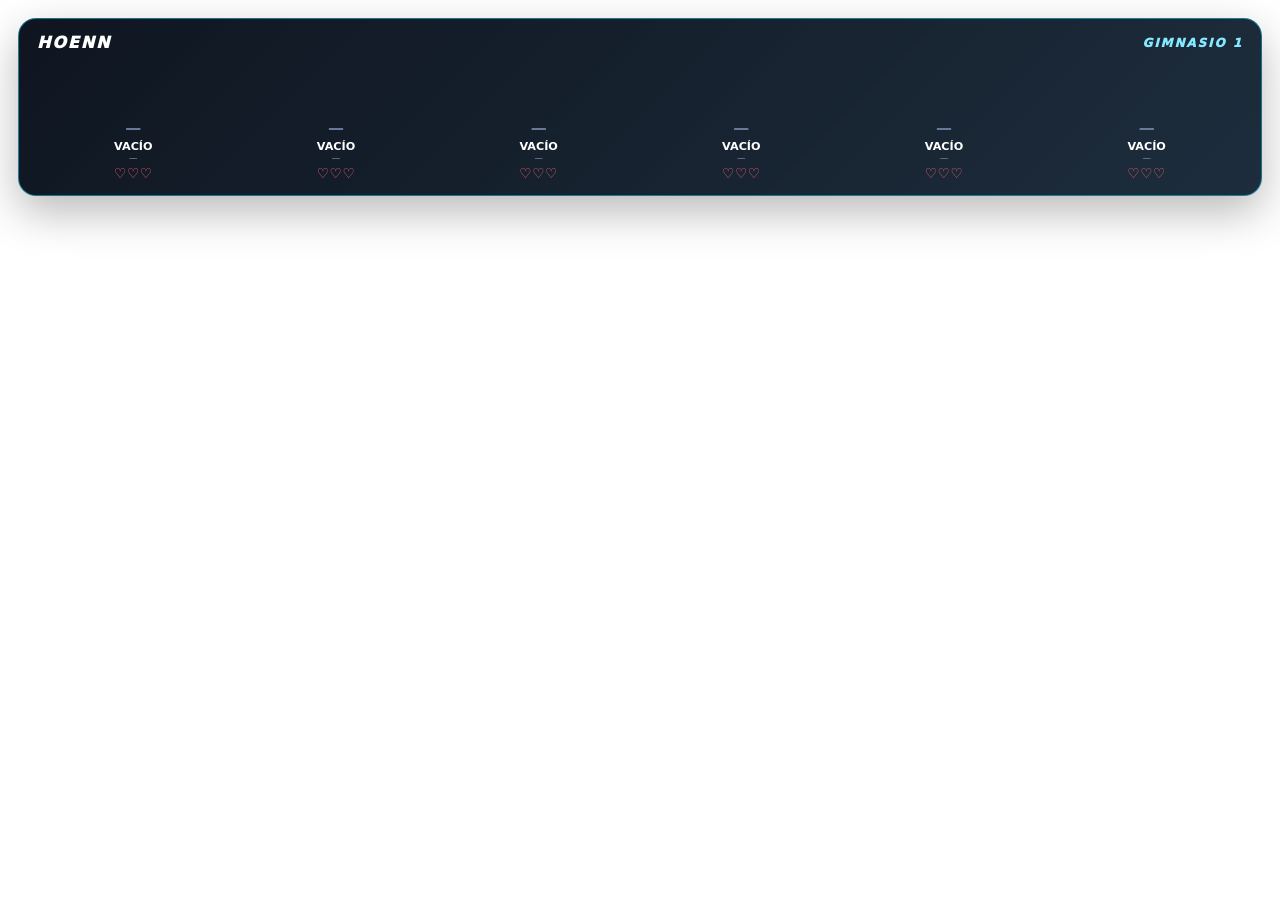
<file: cobblemon/overlay/index.html>
<!doctype html><html lang="es"><head><meta charset="utf-8"><meta name="viewport" content="width=device-width,initial-scale=1"><title>FX Cobblemon Overlay</title><style>*{box-sizing:border-box}body{margin:0;background:transparent;color:#fff;font-family:Inter,system-ui,sans-serif;padding:18px}.bar{width:100%;min-height:175px;border:1px solid rgba(32,216,255,.48);border-radius:18px;background:linear-gradient(135deg,rgba(5,12,23,.96),rgba(10,27,44,.92));box-shadow:0 16px 44px rgba(0,0,0,.28);padding:14px 18px}.head{display:flex;justify-content:space-between;align-items:center;font-weight:950;font-style:italic;letter-spacing:.12em}.head span:last-child{font-size:.75rem;color:#85eaff}.team{display:grid;grid-template-columns:repeat(6,1fr);gap:10px;margin-top:8px}.mon{text-align:center;min-width:0}.visual{height:77px;margin:auto;display:grid;place-items:end center;color:#657b97;font-weight:900}.visual img{max-width:98px;max-height:74px;object-fit:contain;filter:drop-shadow(0 9px 10px rgba(0,0,0,.38))}.name{font-size:.7rem;font-weight:900;margin-top:3px;white-space:nowrap;overflow:hidden;text-overflow:ellipsis}.species{font-size:.53rem;color:#8494a8;white-space:nowrap;overflow:hidden;text-overflow:ellipsis}.lives{font-size:.86rem;color:#ff6474;margin-top:2px;letter-spacing:.04em}.dead{opacity:.45;filter:saturate(.5)}@media(max-width:700px){.team{grid-template-columns:repeat(3,1fr)}}</style></head><body><div class="bar"><div class="head"><span id="region">HOENN</span><span id="gym">GIMNASIO 1</span></div><div class="team" id="team"></div></div><script src="../../js/storage.js"></script><script>
function esc(s){return String(s??'').replace(/[&<>'\"]/g,c=>({'&':'&amp;','<':'&lt;','>':'&gt;',"'":'&#039;','"':'&quot;'}[c]))}
function img(p,state){const slug=p.slug||String(p.species||'').toLowerCase().replace(/[^a-z0-9]+/g,'-');const arr=[state.imageOverrides?.[slug],p.customImage,p.image,p.autoImage,p.fallbackImage,...(p.imageCandidates||[])].filter(Boolean).filter((x,i,a)=>a.indexOf(x)===i);if(!arr.length)return '—';return `<img src="${esc(arr[0])}" data-i="0" data-c="${esc(encodeURIComponent(JSON.stringify(arr)))}" onerror="let a=JSON.parse(decodeURIComponent(this.dataset.c)),i=+this.dataset.i+1;if(i<a.length){this.dataset.i=i;this.src=a[i]}else this.outerHTML='—'">`}
function render(){const state=FXStorage.get('cobblemon.state',{currentRegion:'Hoenn',currentGym:1,pokemon:[]});const lifeSystem=['Hoenn','Sinnoh'].includes(state.currentRegion),max=state.currentRegion==='Sinnoh'?1:Math.max(1,Number(state.regionSettings?.[state.currentRegion]?.maxLives)||3);document.getElementById('region').textContent=state.currentRegion.toUpperCase();document.getElementById('gym').textContent='GIMNASIO '+state.currentGym;const mons=(state.pokemon||[]).filter(p=>p.region===state.currentRegion&&p.inTeam).sort((a,b)=>(Number(a.teamOrder)||999)-(Number(b.teamOrder)||999)).slice(0,6);document.getElementById('team').innerHTML=Array.from({length:6},(_,i)=>{const p=mons[i],dead=lifeSystem&&p&&Number(p.lives)===0,lives=lifeSystem&&p?`${'♥'.repeat(Number(p.lives))}${'♡'.repeat(Math.max(0,max-Number(p.lives)))}`:'';return p?`<div class="mon ${dead?'dead':''}"><div class="visual">${img(p,state)}</div><div class="name">${esc(p.nickname||p.species)}</div><div class="species">${esc(p.species)}</div><div class="lives">${lives}</div></div>`:`<div class="mon"><div class="visual">—</div><div class="name">VACÍO</div><div class="species">—</div><div class="lives">${lifeSystem?'♡'.repeat(max):''}</div></div>`}).join('')}
render();window.addEventListener('storage',render);window.addEventListener('fx-storage-change',render);setInterval(render,1000);
</script></body></html>
</file>
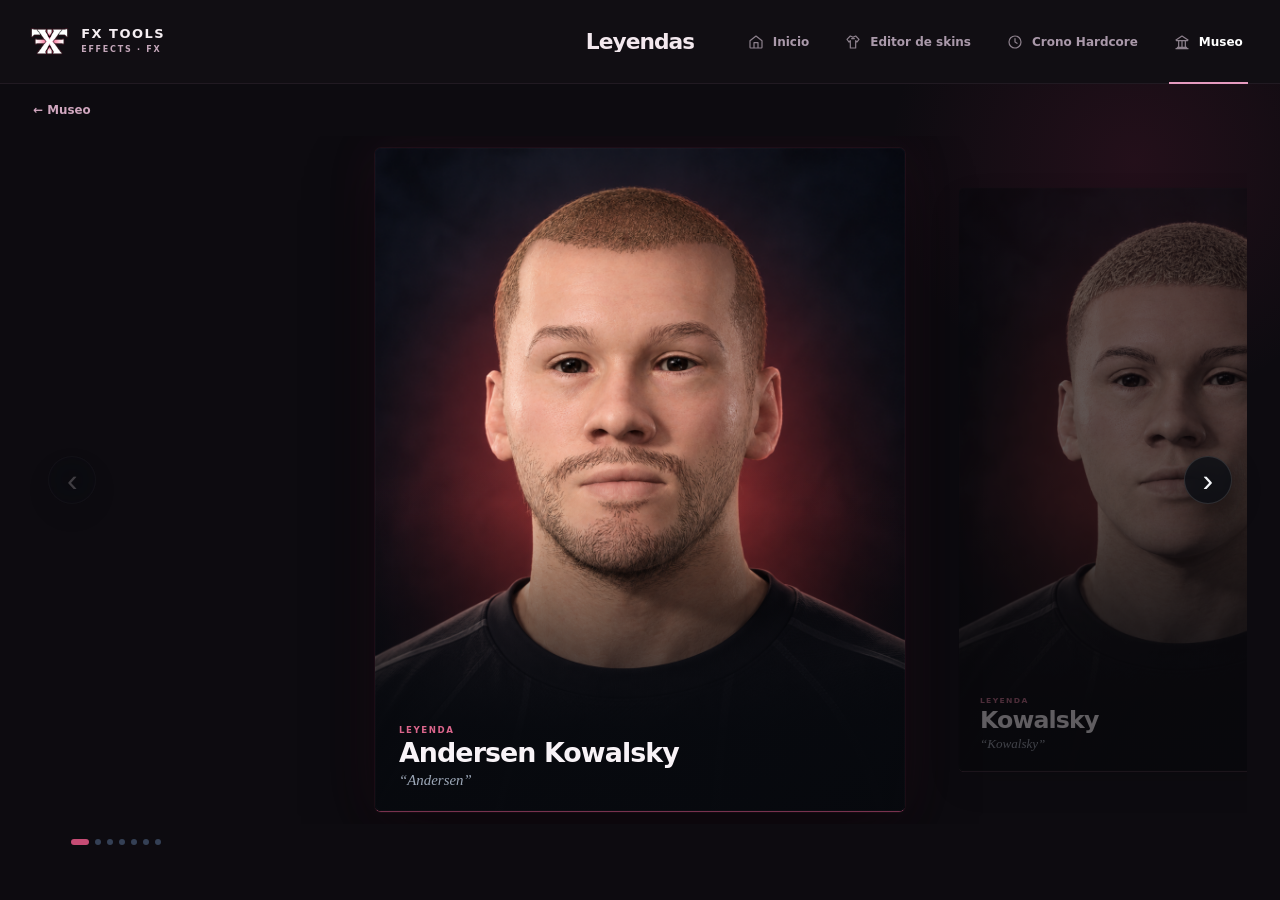
<file: museo/leyendas.html>
<!DOCTYPE html>

<html lang="es">
<head>
<meta charset="utf-8"/>
<meta content="width=device-width,initial-scale=1" name="viewport"/>
<meta content="#070910" name="theme-color"/>
<title>Leyendas de Clubes Pro · Museo · FX Tools</title><script>{const p=new URLSearchParams(location.search);if(p.has('fx_book_preview'))document.documentElement.classList.add('fx-museum-preview');if(p.has('fx_book_origin')&&!matchMedia('(prefers-reduced-motion:reduce)').matches)document.documentElement.classList.add('fx-museum-title-pending');}</script>
<link href="../assets/images/favicon.png?v=4.14" rel="icon" type="image/png"/>
<link href="../assets/images/favicon.png?v=4.14" rel="shortcut icon" type="image/png"/>
<link href="../css/global.css" rel="stylesheet"/>
<link href="museo.css?v=3.0.0" rel="stylesheet"/>
<link href="../css/fx-unified.css?v=2.0" rel="stylesheet"/>
<link href="../css/fx-studio-v3.css?v=3.7" rel="stylesheet"/><link href="../css/fx-sections-v42.css?v=4.2" rel="stylesheet"/><link rel="stylesheet" href="../css/fx-v43.css?v=4.3"/><link rel="stylesheet" href="books-v43.css?v=4.6"/><link rel="stylesheet" href="books-v45.css?v=4.6"/><link rel="stylesheet" href="books-v47.css?v=4.11"/><link rel="stylesheet" href="books-v412.css?v=4.13"/></head>
<body class="fx-unified fx-sections">
<div class="app-shell">
<header class="fx-site-header">
<a aria-label="FX Tools, inicio" class="fx-header-brand" href="../"><span aria-hidden="true" class="fx-header-logo-slot"><img alt="" onerror="this.hidden=true" src="../assets/images/favicon.png?v=4.14"/></span><span class="fx-header-brand-copy"><strong>FX TOOLS</strong><small>EFFECTS · FX</small></span></a>
<h1 class="fx-top-room-title">Leyendas</h1><nav aria-label="Secciones del canal" class="fx-primary-nav"><a class="fx-section-link" href="../"><svg aria-hidden="true" class="fx-nav-icon"><use href="../assets/nav-icons.svg#home"></use></svg><span>Inicio</span></a><a class="fx-section-link" href="../skin-editor/"><svg aria-hidden="true" class="fx-nav-icon"><use href="../assets/nav-icons.svg#skin"></use></svg><span>Editor de skins</span></a><a class="fx-section-link" href="../crono/"><svg aria-hidden="true" class="fx-nav-icon"><use href="../assets/nav-icons.svg#clock"></use></svg><span>Crono Hardcore</span></a><a aria-current="page" class="fx-section-link is-active" href="../museo/" data-museum-return="true"><svg aria-hidden="true" class="fx-nav-icon"><use href="../assets/nav-icons.svg#museum"></use></svg><span>Museo</span></a></nav>
</header>
<main class="main museum-main legends-page">
<a class="museum-back" href="./" data-museum-return="true" aria-label="Volver al Museo">← Museo</a>
<header class="legend-hero legend-hero-populated">
<div>
<div class="museum-kicker">CLUBES PRO</div>
<h1>Leyendas</h1>
</div>
</header>
<section aria-label="Leyendas de Clubes Pro" class="legend-carousel-section">
<div class="legend-carousel-stage">
<button aria-label="Leyenda anterior" class="legend-carousel-arrow legend-carousel-prev" type="button">‹</button>
<div aria-label="Carrusel de leyendas. Arrastra o usa las flechas para recorrerlo." class="legend-carousel" id="legendCarousel" tabindex="0">
<button class="legend-card is-active" data-image="assets/leyendas/andersen-kowalsky.png" data-index="0" data-name="Andersen Kowalsky" data-nickname="Andersen" type="button">
<span class="legend-card-photo"><img alt="Retrato de Andersen Kowalsky" draggable="false" src="assets/leyendas/andersen-kowalsky.png"/></span>
<span class="legend-card-info"><small>LEYENDA</small><strong>Andersen Kowalsky</strong><em>“Andersen”</em></span>
</button>
<button class="legend-card" data-image="assets/leyendas/kowalsky.png" data-index="1" data-name="Kowalsky" data-nickname="Kowalsky" type="button">
<span class="legend-card-photo"><img alt="Retrato de Kowalsky" draggable="false" src="assets/leyendas/kowalsky.png"/></span>
<span class="legend-card-info"><small>LEYENDA</small><strong>Kowalsky</strong><em>“Kowalsky”</em></span>
</button>
<button class="legend-card" data-image="assets/leyendas/carlos-barboza.png" data-index="2" data-name="Carlos Barboza" data-nickname="Carlito" type="button">
<span class="legend-card-photo"><img alt="Retrato de Carlos Barboza" draggable="false" src="assets/leyendas/carlos-barboza.png"/></span>
<span class="legend-card-info"><small>LEYENDA</small><strong>Carlos Barboza</strong><em>“Carlito”</em></span>
</button>
<button class="legend-card" data-image="assets/leyendas/ferry-barboza.png" data-index="3" data-name="Ferry Barboza" data-nickname="Ferry" type="button">
<span class="legend-card-photo"><img alt="Retrato de Ferry Barboza" draggable="false" src="assets/leyendas/ferry-barboza.png"/></span>
<span class="legend-card-info"><small>LEYENDA</small><strong>Ferry Barboza</strong><em>“Ferry”</em></span>
</button>
<button class="legend-card" data-image="assets/leyendas/coulibaly-culy.png" data-index="4" data-name="Coulibaly" data-nickname="Culy" type="button">
<span class="legend-card-photo"><img alt="Retrato de Coulibaly, Culy" draggable="false" src="assets/leyendas/coulibaly-culy.png"/></span>
<span class="legend-card-info"><small>LEYENDA</small><strong>Coulibaly</strong><em>“Culy”</em></span>
</button>
<button class="legend-card" data-image="assets/leyendas/coulibaly-tatita.png" data-index="5" data-name="Coulibaly" data-nickname="Tatita" type="button">
<span class="legend-card-photo"><img alt="Retrato de Coulibaly, Tatita" draggable="false" src="assets/leyendas/coulibaly-tatita.png"/></span>
<span class="legend-card-info"><small>LEYENDA</small><strong>Coulibaly</strong><em>“Tatita”</em></span>
</button>
<button class="legend-card" data-image="assets/leyendas/rito-fernandez.png" data-index="6" data-name="Rito Fernandez" data-nickname="Rito" type="button">
<span class="legend-card-photo"><img alt="Retrato de Rito Fernandez" draggable="false" src="assets/leyendas/rito-fernandez.png"/></span>
<span class="legend-card-info"><small>LEYENDA</small><strong>Rito Fernandez</strong><em>“Rito”</em></span>
</button>
</div>
<button aria-label="Siguiente leyenda" class="legend-carousel-arrow legend-carousel-next" type="button">›</button>
</div>
<div class="legend-carousel-footer">
<div aria-label="Seleccionar leyenda" class="legend-carousel-dots" id="legendDots"></div>
<span hidden="" id="legendCurrent"></span></div>
</section>
</main>
</div>
<div aria-hidden="true" class="legend-viewer" id="legendViewer">
<button aria-label="Cerrar" class="legend-viewer-close" type="button">×</button>
<div aria-labelledby="legendViewerName" aria-modal="true" class="legend-viewer-card" role="dialog">
<div class="legend-viewer-photo"><img alt="" id="legendViewerImage"/></div>
<div class="legend-viewer-copy">
<div class="museum-kicker">ARCHIVO · CLUBES PRO</div>
<h2 id="legendViewerName"></h2>
<p id="legendViewerNickname"></p>
</div>
</div>
</div>
<script src="leyendas.js?v=3.0.0"></script>
<script defer src="books-v43.js?v=4.13"></script></body>
</html>
</file>
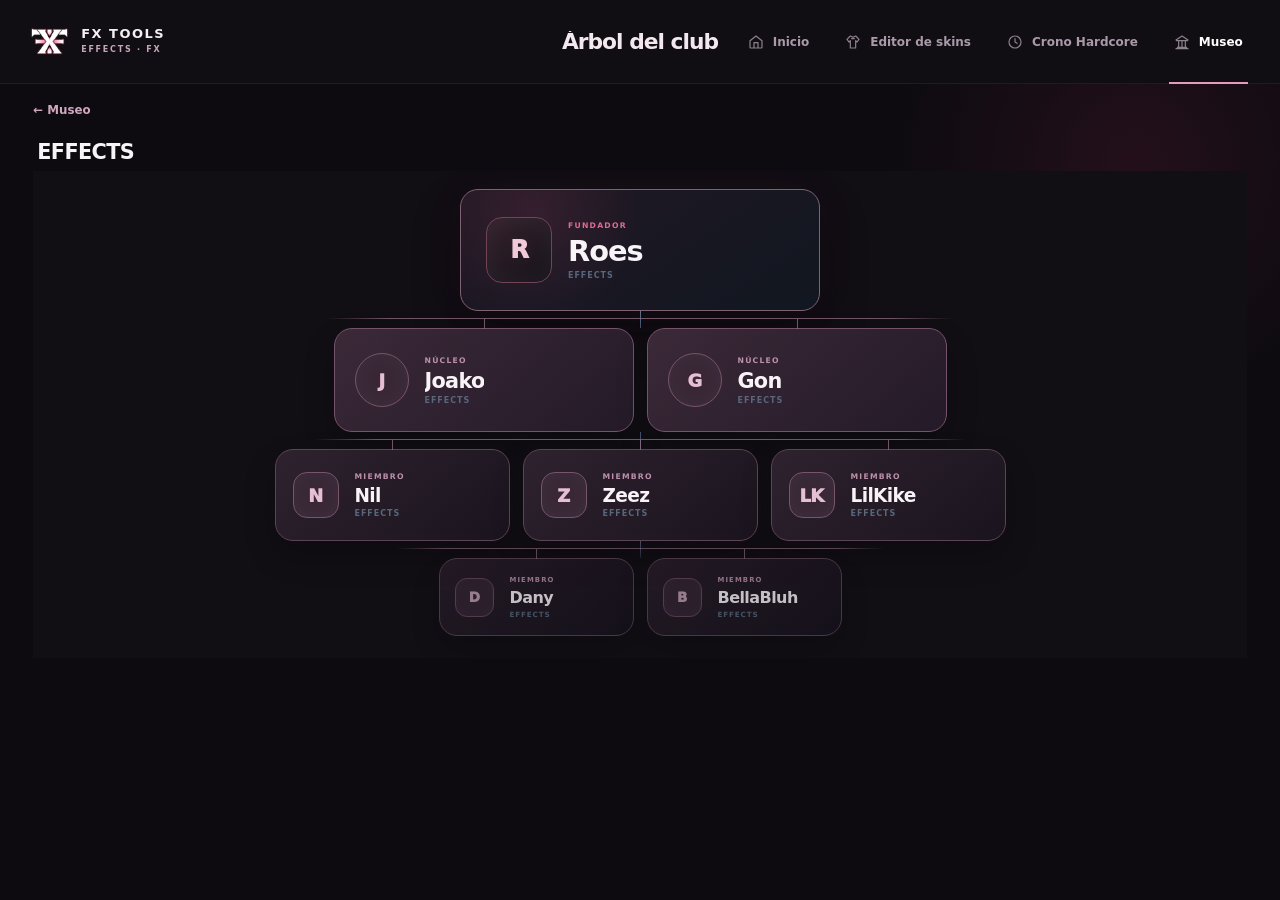
<file: museo/miembros.html>
<!DOCTYPE html>

<html lang="es">
<head>
<meta charset="utf-8"/>
<meta content="width=device-width,initial-scale=1" name="viewport"/>
<title>Árbol del Club · Museo · FX Tools</title><script>{const p=new URLSearchParams(location.search);if(p.has('fx_book_preview'))document.documentElement.classList.add('fx-museum-preview');if(p.has('fx_book_origin')&&!matchMedia('(prefers-reduced-motion:reduce)').matches)document.documentElement.classList.add('fx-museum-title-pending');}</script>
<link href="../assets/images/favicon.png?v=4.14" rel="icon" type="image/png"/>
<link href="../assets/images/favicon.png?v=4.14" rel="shortcut icon" type="image/png"/>
<link href="../css/global.css?v=3.0.0" rel="stylesheet"/>
<link href="museo.css?v=3.0.0" rel="stylesheet"/>
<link href="../css/fx-unified.css?v=2.0" rel="stylesheet">
<link href="../css/fx-studio-v3.css?v=3.7" rel="stylesheet"><link href="../css/fx-sections-v42.css?v=4.2" rel="stylesheet"/></link></link><link rel="stylesheet" href="../css/fx-v43.css?v=4.3"/><link rel="stylesheet" href="books-v43.css?v=4.6"/><link rel="stylesheet" href="books-v45.css?v=4.6"/><link rel="stylesheet" href="books-v47.css?v=4.11"/><link rel="stylesheet" href="books-v412.css?v=4.13"/></head>
<body class="fx-unified fx-sections">
<div class="app-shell">
<header class="fx-site-header">
<a aria-label="FX Tools, inicio" class="fx-header-brand" href="../"><span aria-hidden="true" class="fx-header-logo-slot"><img alt="" onerror="this.hidden=true" src="../assets/images/favicon.png?v=4.14"/></span><span class="fx-header-brand-copy"><strong>FX TOOLS</strong><small>EFFECTS · FX</small></span></a>
<h1 class="fx-top-room-title">Árbol del club</h1><nav aria-label="Secciones del canal" class="fx-primary-nav"><a class="fx-section-link" href="../"><svg aria-hidden="true" class="fx-nav-icon"><use href="../assets/nav-icons.svg#home"></use></svg><span>Inicio</span></a><a class="fx-section-link" href="../skin-editor/"><svg aria-hidden="true" class="fx-nav-icon"><use href="../assets/nav-icons.svg#skin"></use></svg><span>Editor de skins</span></a><a class="fx-section-link" href="../crono/"><svg aria-hidden="true" class="fx-nav-icon"><use href="../assets/nav-icons.svg#clock"></use></svg><span>Crono Hardcore</span></a><a aria-current="page" class="fx-section-link is-active" href="../museo/" data-museum-return="true"><svg aria-hidden="true" class="fx-nav-icon"><use href="../assets/nav-icons.svg#museum"></use></svg><span>Museo</span></a></nav>
</header>
<main class="main museum-main">
<a class="museum-back" href="./" data-museum-return="true" aria-label="Volver al Museo">← Museo</a>
<header class="legend-hero members-hero">
<div>
<div class="museum-kicker">EFFECTS</div>
<h1>Árbol del club</h1>

</div>

</header>
<section aria-label="Árbol del club de EFFECTS" class="club-tree">
<div class="club-tree-head">
<div>

<h2>EFFECTS</h2>
</div>

</div>
<div class="club-tree-stage">

<div class="tree-level tree-level-founder">
<article class="member-node founder-node">
<div class="member-avatar">R</div>
<div class="member-info">
<span>FUNDADOR</span>
<h3>Roes</h3>
<small>EFFECTS</small>
</div>

</article>
</div>
<div aria-hidden="true" class="tree-trunk"></div>
<div class="tree-level tree-level-core" style="--edge:18%">
<article class="member-node core-node">
<div class="member-avatar">J</div>
<div class="member-info">
<span>NÚCLEO</span>
<h3>Joako</h3>
<small>EFFECTS</small>
</div>
</article>
<article class="member-node core-node">
<div class="member-avatar">G</div>
<div class="member-info">
<span>NÚCLEO</span>
<h3>Gon</h3>
<small>EFFECTS</small>
</div>
</article>
</div>
<div aria-hidden="true" class="tree-trunk tree-trunk-short"></div>
<div class="tree-level tree-level-members" style="--edge:16.666%">
<article class="member-node member-node-standard"><div class="member-avatar">N</div><div class="member-info"><span>MIEMBRO</span><h3>Nil</h3><small>EFFECTS</small></div></article>
<article class="member-node member-node-standard"><div class="member-avatar">Z</div><div class="member-info"><span>MIEMBRO</span><h3>Zeez</h3><small>EFFECTS</small></div></article>
<article class="member-node member-node-standard"><div class="member-avatar">LK</div><div class="member-info"><span>MIEMBRO</span><h3>LilKike</h3><small>EFFECTS</small></div></article>
</div>
<div aria-hidden="true" class="tree-trunk tree-trunk-faint"></div>
<div class="tree-level tree-level-lower" style="--edge:25%">
<article class="member-node member-node-low"><div class="member-avatar">D</div><div class="member-info"><span>MIEMBRO</span><h3>Dany</h3><small>EFFECTS</small></div></article>
<article class="member-node member-node-low"><div class="member-avatar">B</div><div class="member-info"><span>MIEMBRO</span><h3>BellaBluh</h3><small>EFFECTS</small></div></article>
</div>
</div>
</section>
</main>
</div>
<script defer src="books-v43.js?v=4.13"></script></body>
</html>
</file>
<file: css/global.css>
:root {
  --bg: #070910;
  --bg-soft: #0b0f18;
  --panel: rgba(15, 20, 31, .92);
  --panel-2: #131a27;
  --panel-3: #182131;
  --border: #243047;
  --border-strong: #344764;
  --text: #f7f9fc;
  --muted: #8d9aab;
  --muted-2: #667387;
  --cyan: #20d8ff;
  --cyan-2: #008cff;
  --pink: #ff4ca6;
  --pink-2: #c90067;
  --purple: #8e55ff;
  --green: #42e6a4;
  --yellow: #ffc857;
  --danger: #ff5d6c;
  --shadow: 0 18px 48px rgba(0, 0, 0, .28);
  --radius-lg: 20px;
  --radius-md: 14px;
  --radius-sm: 10px;
}

* { box-sizing: border-box; }
html { color-scheme: dark; }
body {
  margin: 0;
  min-height: 100vh;
  color: var(--text);
  font-family: Inter, ui-sans-serif, system-ui, -apple-system, BlinkMacSystemFont, "Segoe UI", sans-serif;
  background:
    radial-gradient(circle at 8% 15%, rgba(255, 76, 166, .10), transparent 28%),
    radial-gradient(circle at 88% 82%, rgba(32, 216, 255, .09), transparent 30%),
    linear-gradient(180deg, #070910, #080b12 60%, #06080d);
}
button, input, textarea, select { font: inherit; }
button { color: inherit; }
a { color: inherit; }

.app-shell {
  width: min(1540px, calc(100% - 32px));
  margin: 16px auto;
  display: grid;
  grid-template-columns: 230px minmax(0, 1fr);
  min-height: calc(100vh - 32px);
  border: 1px solid rgba(52, 71, 100, .65);
  border-radius: 24px;
  overflow: hidden;
  background: rgba(7, 10, 16, .78);
  box-shadow: var(--shadow);
  backdrop-filter: blur(20px);
}

.sidebar-nav {
  padding: 20px 14px;
  border-right: 1px solid var(--border);
  background: linear-gradient(180deg, rgba(13, 17, 27, .98), rgba(8, 11, 18, .98));
  display: flex;
  flex-direction: column;
  gap: 18px;
}
.brand {
  display: flex;
  gap: 11px;
  align-items: center;
  padding: 4px 8px 14px;
}
.brand img { width: 38px; height: 38px; object-fit: contain; filter: drop-shadow(0 0 10px rgba(255,76,166,.25)); }
.brand-copy strong { display: block; letter-spacing: .07em; font-size: 1.03rem; }
.brand-copy span { display: block; color: var(--muted); font-size: .72rem; margin-top: 2px; }

.nav-group { display: grid; gap: 7px; }
.nav-label { padding: 0 10px 5px; color: var(--muted-2); font-size: .68rem; text-transform: uppercase; letter-spacing: .12em; font-weight: 800; }
.nav-link {
  text-decoration: none;
  display: flex;
  align-items: center;
  gap: 10px;
  min-height: 42px;
  padding: 0 12px;
  border-radius: 11px;
  color: #aab5c5;
  border: 1px solid transparent;
  transition: .18s ease;
}
.nav-link:hover { background: #141b28; color: #fff; border-color: #26344b; }
.nav-link.active {
  color: #fff;
  border-color: rgba(142,85,255,.55);
  background: linear-gradient(90deg, rgba(142,85,255,.22), rgba(32,216,255,.08));
  box-shadow: inset 3px 0 0 var(--purple);
}
.nav-icon { width: 24px; text-align: center; opacity: .95; }
.sidebar-bottom { margin-top: auto; padding: 12px 10px 0; border-top: 1px solid var(--border); color: var(--muted); font-size: .72rem; line-height: 1.5; }

.main { min-width: 0; padding: 24px; }
.topbar { display: flex; align-items: center; justify-content: space-between; gap: 18px; margin-bottom: 22px; }
.eyebrow { color: var(--cyan); font-size: .72rem; letter-spacing: .14em; font-weight: 800; text-transform: uppercase; }
h1 { margin: 4px 0 0; font-size: clamp(1.65rem, 2vw, 2.3rem); letter-spacing: -.035em; }
.subtitle { color: var(--muted); margin-top: 7px; font-size: .92rem; max-width: 720px; }
.top-actions { display: flex; gap: 10px; align-items: center; }

.btn {
  border: 1px solid var(--border);
  background: var(--panel-2);
  border-radius: 11px;
  min-height: 40px;
  padding: 0 14px;
  cursor: pointer;
  transition: .17s ease;
  font-weight: 750;
  font-size: .82rem;
}
.btn:hover { transform: translateY(-1px); border-color: var(--border-strong); background: #182234; }
.btn.primary { border-color: rgba(32,216,255,.45); background: linear-gradient(135deg, rgba(0,140,255,.28), rgba(142,85,255,.28)); }
.btn.primary:hover { border-color: var(--cyan); box-shadow: 0 0 22px rgba(32,216,255,.12); }
.btn.danger { border-color: rgba(255,93,108,.35); color: #ff9ca6; }
.btn.ghost { background: transparent; }
.btn.small { min-height: 34px; padding: 0 10px; font-size: .75rem; }
.btn.icon { width: 40px; padding: 0; display:grid; place-items:center; }

.panel {
  background: linear-gradient(180deg, rgba(17,23,35,.95), rgba(12,17,27,.95));
  border: 1px solid var(--border);
  border-radius: var(--radius-lg);
  box-shadow: 0 10px 28px rgba(0,0,0,.14);
}
.panel-head { padding: 18px 19px 0; display:flex; justify-content:space-between; gap:14px; align-items:flex-start; }
.panel-title { font-size: .95rem; font-weight: 850; letter-spacing: .01em; }
.panel-desc { color: var(--muted); font-size: .76rem; margin-top: 4px; }
.panel-body { padding: 18px 19px 19px; }

.field { display:grid; gap:7px; }
.field label { color: var(--muted); font-size:.7rem; font-weight:800; letter-spacing:.07em; text-transform:uppercase; }
.input, .select, .textarea {
  width:100%; border:1px solid var(--border); background:#0d131e; color:#fff; border-radius:10px; outline:none; padding:10px 11px;
}
.input:focus, .select:focus, .textarea:focus { border-color:rgba(32,216,255,.7); box-shadow:0 0 0 3px rgba(32,216,255,.08); }
.textarea { min-height: 92px; resize: vertical; }

.badge { display:inline-flex; align-items:center; gap:6px; min-height:26px; padding:0 8px; border-radius:999px; border:1px solid var(--border); color:#c5ceda; background:#111824; font-size:.7rem; font-weight:800; }
.badge.live { border-color: rgba(66,230,164,.3); color: #8af2c6; }
.badge.warn { border-color: rgba(255,200,87,.35); color:#ffd98d; }
.badge.danger { border-color:rgba(255,93,108,.35); color:#ff9ca6; }

.modal-backdrop { position:fixed; inset:0; display:none; place-items:center; background:rgba(2,4,8,.78); backdrop-filter:blur(8px); z-index:1000; padding:20px; }
.modal-backdrop.open { display:grid; }
.modal-card { width:min(520px, 100%); border:1px solid var(--border-strong); border-radius:18px; background:#0f1520; box-shadow:0 25px 80px rgba(0,0,0,.45); }
.modal-head { display:flex; justify-content:space-between; gap:14px; padding:18px 18px 0; align-items:center; }
.modal-body { padding:18px; }
.modal-actions { display:flex; justify-content:flex-end; gap:9px; padding:0 18px 18px; }

.toast-wrap { position:fixed; right:18px; bottom:18px; z-index:1200; display:grid; gap:10px; }
.toast { min-width:260px; max-width:360px; border:1px solid var(--border-strong); background:#121a28; padding:12px 14px; border-radius:12px; box-shadow:var(--shadow); font-size:.8rem; }
.toast strong { display:block; margin-bottom:3px; }
.toast span { color:var(--muted); }

@media (max-width: 980px) {
  .app-shell { grid-template-columns: 1fr; width:min(100% - 16px, 1540px); margin:8px auto; }
  .sidebar-nav { border-right:0; border-bottom:1px solid var(--border); flex-direction:row; align-items:center; overflow:auto; }
  .brand { min-width:max-content; padding:0 8px; }
  .nav-group { display:flex; min-width:max-content; }
  .nav-label, .sidebar-bottom { display:none; }
  .nav-link { min-height:38px; }
  .main { padding:18px; }
}
@media (max-width: 650px) {
  .topbar { align-items:flex-start; flex-direction:column; }
  .top-actions { width:100%; flex-wrap:wrap; }
  .btn { flex:1; }
}
</file>
<file: css/home.css>
/* FX Tools — Home studio. Scoped to the home page to avoid touching shared pages. */
.fx-home {
  --fx-bg: #08080c;
  --fx-layer: #101016;
  --fx-layer-soft: #141218;
  --fx-line: #2b2830;
  --fx-text: #f6f2f5;
  --fx-muted: #99929e;
  --fx-accent: #ff4e99;
  --fx-accent-light: #ff85b7;
  background: #08080c;
  color: var(--fx-text);
  font-family: Inter, ui-sans-serif, system-ui, -apple-system, "Segoe UI", sans-serif;
}
.fx-home .icon-sprite {position:absolute;width:0;height:0;overflow:hidden;}
.fx-home .ui-icon {display:inline-block;flex:none;width:19px;height:19px;fill:none;stroke:currentColor;stroke-width:1.7;stroke-linecap:round;stroke-linejoin:round;}
.fx-home a:focus-visible, .fx-home button:focus-visible, .fx-home [role="button"]:focus-visible {outline:2px solid var(--fx-accent-light);outline-offset:3px;}
.fx-home .fx-shell {
  width:min(1880px,calc(100% - 36px));margin:18px auto; min-height:calc(100vh - 36px);
  grid-template-columns:222px minmax(0,1fr);border-radius:19px;
  border:1px solid #26232b;background:var(--fx-bg);box-shadow:0 26px 85px #0009;backdrop-filter:none;
}
.fx-home .fx-sidebar {padding:27px 15px 21px;gap:37px;background:#101014;border-right:1px solid #27232c;}
.fx-home .fx-brand {padding:0 11px 24px;gap:12px;align-items:center;text-decoration:none;border-bottom:1px solid #27232c;}
.fx-home .brand-mark {width:46px;height:46px;border:1px solid #3b303a;background:#1b141b;display:grid;place-items:center;border-radius:13px;font-size:19px;font-weight:950;letter-spacing:-2px;position:relative;box-shadow:0 7px 20px #0004;}
.fx-home .brand-mark span {color:var(--fx-accent);}
.fx-home .brand-copy strong {font-size:.87rem;letter-spacing:.12em;font-weight:850;}
.fx-home .brand-copy>span {font-size:.62rem;letter-spacing:.25em;color:#b4a0ac;margin-top:6px;}
.fx-home .sidebar-links {display:flex;flex-direction:column;gap:28px;min-height:0;}
.fx-home .nav-group {gap:5px;}
.fx-home .nav-label {font-size:.62rem;letter-spacing:.2em;color:#746d77;font-weight:700;padding:0 12px 9px;}
.fx-home .nav-link {font-family:inherit;font-size:.82rem;letter-spacing:.01em;font-weight:550;color:#a8a2ae;border:1px solid transparent;border-radius:10px;background:transparent;min-height:43px;padding:0 12px;gap:13px;cursor:pointer;text-align:left;width:100%;position:relative;}
.fx-home .nav-link .ui-icon {width:18px;height:18px;stroke-width:1.65;opacity:.78;}
.fx-home .nav-link:hover {background:#1c1a20;color:#f8f3f6;border-color:#2b2730;transform:none;}
.fx-home .nav-link.active, .fx-home .nav-link.active-tool {color:white;background:linear-gradient(90deg,rgba(255,78,153,.15),rgba(255,78,153,.025));border-color:rgba(255,78,153,.16);box-shadow:none;}
.fx-home .nav-link.active:before,.fx-home .nav-link.active-tool:before {content:"";position:absolute;left:-1px;top:11px;bottom:11px;width:3px;border-radius:0 3px 3px 0;background:var(--fx-accent);}
.fx-home .nav-link.active .ui-icon, .fx-home .nav-link.active-tool .ui-icon {color:#ff82b5;opacity:1;}
.fx-home .sidebar-bottom {padding:21px 10px 0;margin-top:auto;border-color:#27232c;display:flex;align-items:center;gap:9px;color:#756f79;font-size:.57rem;letter-spacing:.15em;font-weight:700;white-space:nowrap;}
.fx-home .sidebar-bottom small {font-weight:800;color:var(--fx-accent);}
.fx-home .sidebar-accent {display:block;width:7px;height:7px;border-radius:50%;background:var(--fx-accent);box-shadow:0 0 12px #ff4e9955;}
.fx-home .fx-main {min-width:0;padding:38px clamp(22px,3.1vw,55px) 42px;background:radial-gradient(ellipse at 5% 0%,#191017 0%,transparent 29%),#09090d;}
.fx-home .fx-topbar {margin-bottom:39px;align-items:flex-end;}
.fx-home .eyebrow {display:flex;align-items:center;gap:11px;color:#c2a1b2;letter-spacing:.24em;font-size:.6rem;font-weight:800;}
.fx-home .eyebrow-line {display:inline-block;width:18px;height:2px;background:var(--fx-accent);}
.fx-home h1 {font-size:clamp(2.5rem,4.2vw,4.45rem);font-weight:780;line-height:1.06;letter-spacing:-.065em;margin:11px 0 0;}
.fx-home .heading-dot {color:var(--fx-accent);}
.fx-home .top-actions {gap:9px;padding-bottom:2px;}
.fx-home .btn {border-radius:10px;border:1px solid #383139;background:#19171d;color:#eee6ed;font-size:.78rem;min-height:42px;letter-spacing:.005em;font-weight:680;box-shadow:none;}
.fx-home .btn:hover {background:#282027;border-color:#67505f;transform:translateY(-1px);}
.fx-home .btn:disabled {opacity:.55;cursor:not-allowed;transform:none;}
.fx-home .backup-btn {display:inline-flex;align-items:center;justify-content:center;gap:9px;background:transparent;border-color:#383239;min-height:39px;padding:0 13px;cursor:pointer;}
.fx-home .backup-btn .ui-icon {width:16px;height:16px;color:#b6a4ae;}
.fx-home .workspace-layout {display:grid;grid-template-columns:minmax(0,1fr) minmax(255px,295px);gap:29px;align-items:stretch;}
.fx-home .workspace {min-width:0;}
.fx-home .stage-nav {display:flex;align-items:stretch;gap:4px;border-bottom:1px solid #302832;max-width:100%;overflow-x:auto;scrollbar-width:thin;scrollbar-color:#43333d transparent;}
.fx-home .stage-tab {position:relative;background:transparent;border:0;min-height:59px;display:flex;align-items:center;justify-content:center;gap:8px;white-space:nowrap;padding:0 clamp(10px,1.15vw,20px);font-family:inherit;color:#9d929e;font-size:.78rem;font-weight:620;cursor:pointer;transition:background .2s,color .2s;flex:1 0 auto;}
.fx-home .stage-tab .ui-icon {width:16px;height:16px;stroke-width:1.7;}
.fx-home .stage-tab:hover {color:#fff;background:#18131a;}
.fx-home .stage-tab.is-active {color:#fff;}
.fx-home .stage-tab.is-active .ui-icon {color:#ff79ae;}
.fx-home .stage-tab.is-active::after {content:"";height:2px;position:absolute;bottom:0;left:13%;right:13%;background:var(--fx-accent);box-shadow:0 -2px 15px #ff4e9944;}
.fx-home .stage-surface {position:relative;overflow:hidden;min-height:620px;border:1px solid #29242d;border-radius:0 0 18px 18px;border-top:none;background:radial-gradient(ellipse at 51% 40%,rgba(255,74,148,.105),transparent 48%),linear-gradient(145deg,#141017 0%,#0c0c11 56%,#111015 100%);}
.fx-home .stage-grid-decoration {pointer-events:none;position:absolute;inset:0;opacity:.33;background-image:linear-gradient(#b89aa40c 1px,transparent 1px),linear-gradient(90deg,#b89aa40c 1px,transparent 1px);background-size:45px 45px;mask-image:linear-gradient(90deg,transparent,#000 24%,#000 74%,transparent);}
.fx-home .stage-surface:after {content:"";position:absolute;bottom:0;left:18%;right:18%;height:1px;background:linear-gradient(90deg,transparent,#e5669c33,transparent);pointer-events:none;}
.fx-home .tool-stage {position:relative;z-index:1;min-height:620px;padding:28px clamp(20px,2.5vw,39px) 34px;animation:fx-enter .34s cubic-bezier(.2,.85,.22,1) both;}
.fx-home .tool-stage[hidden] {display:none!important;}
@keyframes fx-enter {from{opacity:0;transform:translateY(9px)}to{opacity:1;transform:translateY(0)}}
.fx-home .stage-header {display:flex;align-items:flex-start;justify-content:space-between;gap:16px;}
.fx-home .stage-header h2 {font-weight:760;letter-spacing:-.04em;font-size:clamp(1.45rem,2.2vw,2rem);margin:7px 0 0;}
.fx-home .stage-index {color:var(--fx-accent-light);font-size:.62rem;letter-spacing:.25em;font-weight:800;}
.fx-home .subtle-btn {display:flex;justify-content:center;align-items:center;gap:7px;border-color:#443941;background:#21191f;}
.fx-home .subtle-btn .ui-icon {width:16px;height:16px;}
.fx-home .btn.primary {color:#190d14;background:#ff559a;border:1px solid #ff7fb3;font-weight:800;}
.fx-home .btn.primary:hover {background:#ff79af;border-color:#ffa1c8;box-shadow:0 7px 26px #ff4e9933;}
.fx-home .action-btn {display:flex;align-items:center;justify-content:center;gap:13px;padding:0 23px;min-height:52px;border-radius:11px;font-size:.88rem;white-space:nowrap;}
.fx-home .action-btn .ui-icon {width:18px;height:18px;}
.fx-home .roulette-scene {display:grid;grid-template-columns:minmax(250px,1.25fr) minmax(175px,.75fr);align-items:center;gap:clamp(8px,2vw,27px);min-height:477px;}
.fx-home .wheel-area {display:grid;place-items:center;min-width:0;}
.fx-home .wheel-halo {width:100%;max-width:390px;aspect-ratio:1;display:grid;place-items:center;border-radius:50%;position:relative;}
.fx-home .wheel-halo:before {content:"";position:absolute;inset:-8%;border-radius:50%;border:1px solid #ff69a514;box-shadow:0 0 75px #f03d8330,inset 0 0 60px #f03d8310;pointer-events:none;}
.fx-home .wheel-halo:after {content:"";position:absolute;inset:0;border-radius:50%;border:1px solid #ffffff16;pointer-events:none;}
.fx-home .wheel-wrap {position:relative;width:100%;max-width:376px;aspect-ratio:1;display:grid;place-items:center;margin:0;}
.fx-home .wheel-wrap canvas {display:block;width:100%;height:100%;max-width:100%;aspect-ratio:1;border-radius:50%;filter:drop-shadow(0 20px 26px #0008);transition:transform 4.2s cubic-bezier(.12,.82,.18,1);}
.fx-home .wheel-pointer {position:absolute;z-index:4;top:-15px;left:50%;transform:translateX(-50%);width:0;height:0;border-left:14px solid transparent;border-right:14px solid transparent;border-top:27px solid #ff70a8;filter:drop-shadow(0 3px 5px #000b);}
.fx-home .wheel-center {position:absolute;z-index:3;width:66px;height:66px;border-radius:50%;background:#161016;border:7px solid #242027;box-shadow:0 0 0 2px #ff75ad66,0 5px 14px #0008;display:grid;place-items:center;}
.fx-home .wheel-center span {letter-spacing:-2px;font-size:17px;font-weight:950;color:#fff;}
.fx-home .roulette-side {display:flex;flex-direction:column;align-items:stretch;gap:19px;}
.fx-home .result-block {padding:17px 0 23px;border-bottom:1px solid #51404c;}
.fx-home .result-caption {font-size:.63rem;letter-spacing:.15em;text-transform:uppercase;color:#af9eaa;font-weight:750;}
.fx-home #roulette-result {display:block;word-break:break-word;line-height:1.18;font-size:clamp(1.2rem,2.2vw,2.3rem);font-weight:800;color:#fff;letter-spacing:-.04em;margin-top:13px;}
.fx-home .stage-hint {display:block;color:#797079;font-size:.7rem;line-height:1.45;}
.fx-home .centered-tool {min-height:486px;display:flex;flex-direction:column;align-items:center;justify-content:center;gap:25px;}
.fx-home .coin-aura {display:grid;place-items:center;width:300px;height:300px;border-radius:50%;background:radial-gradient(circle,#ff8d9d12,transparent 68%);perspective:650px;}
.fx-home .coin {position:relative;display:grid;place-items:center;margin:0;width:210px;height:210px;border-radius:50%;font-size:2.05rem;font-weight:900;letter-spacing:.08em;color:#422d11;text-shadow:0 1px 0 #ffe1a5;background:radial-gradient(circle at 32% 27%,#ffe7a5 0%,#eebc55 42%,#af7626 85%);border:12px solid #c99037;box-shadow:inset 0 0 0 4px #ffdd94,inset 0 -9px 12px #7d521d55,0 25px 45px #0008,0 0 40px #d8945b21;backface-visibility:hidden;}
.fx-home .coin:before {content:"";pointer-events:none;inset:13px;position:absolute;border-radius:50%;border:2px dashed #9d6e35aa;}
.fx-home .coin.is-flipping {animation:fx-coin-spin 1.32s cubic-bezier(.19,.82,.24,1) both;}
@keyframes fx-coin-spin {0%{transform:translateY(0) rotateY(0deg) scale(1)}42%{transform:translateY(-50px) rotateY(900deg) scale(.88)}100%{transform:translateY(0) rotateY(2160deg) scale(1)}}
.fx-home .scene-under {display:grid;justify-items:center;gap:19px;}
.fx-home .small-label {color:#b9a7b2;font-size:.8rem;min-height:21px;}
.fx-home .random-result {font-size:clamp(4.4rem,9vw,9.5rem);color:#fff;font-weight:830;letter-spacing:-.09em;line-height:1.15;max-width:100%;overflow-wrap:anywhere;text-align:center;text-shadow:0 10px 43px #ff4e992f;padding:0 14px;}
.fx-home .random-result.revealed {animation:fx-reveal .38s cubic-bezier(.2,.75,.2,1);}
@keyframes fx-reveal {from{opacity:.4;transform:scale(.89)}to{opacity:1;transform:scale(1)}}
.fx-home .random-controls {display:grid;grid-template-columns:1fr 1fr;gap:13px;width:min(320px,100%);}
.fx-home .field {gap:8px;}
.fx-home .field label {color:#aaa0aa;font-size:.65rem;letter-spacing:.1em;font-weight:750;}
.fx-home .input,.fx-home .textarea {background:#151219;color:#fff;border:1px solid #473942;border-radius:9px;min-height:43px;}
.fx-home .input:focus,.fx-home .textarea:focus {border-color:var(--fx-accent);box-shadow:0 0 0 3px #ff4e9919;}
.fx-home .random-scene .action-btn {min-width:205px;}
.fx-home .timer-ring {width:290px;height:290px;border-radius:50%;display:grid;place-items:center;border:2px solid #49343e;background:radial-gradient(circle,#231620 0%,#140f17 63%,#1e111a 100%);box-shadow:inset 0 0 0 15px #21151d,0 0 0 1px #ff5b9330,0 0 75px #ff4e9917;position:relative;}
.fx-home .timer-ring:before {content:"";position:absolute;inset:12px;border:2px dashed #7e566b55;border-radius:50%;}
.fx-home .timer-ring.running {border-color:#ff6da8;box-shadow:inset 0 0 0 15px #21151d,0 0 0 1px #ff6da890,0 0 65px #ff4e992c;}
.fx-home .timer-display {color:#fff;font-size:clamp(3rem,5vw,4.8rem);font-weight:800;letter-spacing:-.075em;margin:0;font-family:ui-monospace,SFMono-Regular,Consolas,monospace;font-variant-numeric:tabular-nums;}
.fx-home .timer-controls {display:grid;gap:14px;width:min(335px,100%);}
.fx-home .timer-config {display:flex;gap:9px;}
.fx-home .timer-config input {width:100%;min-width:0;}
.fx-home .timer-actions {display:grid;grid-template-columns:1fr 1fr;gap:9px;}
.fx-home .teams-scene {margin-top:30px;}
.fx-home .team-form {max-width:650px;margin:0 auto;}
.fx-home #players-input {min-height:100px;resize:vertical;}
.fx-home .team-actions {display:flex;justify-content:space-between;gap:18px;align-items:end;margin-top:18px;}
.fx-home .team-count {display:flex;align-items:center;gap:10px;}
.fx-home .team-count output {width:50px;border:1px solid #453a43;border-radius:10px;background:#211821;padding:10px 4px;font-size:.95rem;font-weight:850;}
.fx-home .teams-output {display:grid;grid-template-columns:repeat(2,minmax(0,1fr));gap:12px;max-width:650px;margin:28px auto 0;}
.fx-home .team-box {background:#19141c;border:1px solid #473340;padding:17px;border-radius:12px;animation:fx-enter .3s ease both;}
.fx-home .team-box h4 {color:#ff9ac4;font-size:.65rem;letter-spacing:.17em;}
.fx-home .team-box ul {color:#e0d6de;font-size:.82rem;gap:7px;}
.fx-home .workspace-bottom {min-height:67px;display:flex;gap:22px;align-items:center;justify-content:flex-end;}
.fx-home .workspace-bottom-rule {height:1px;background:#32262d;flex:1;}
.fx-home .workspace-bottom a {color:#aca0ac;font-size:.69rem;text-decoration:none;white-space:nowrap;display:flex;align-items:center;gap:6px;transition:color .15s;}
.fx-home .workspace-bottom a:hover {color:#ff8bbd;}
.fx-home .workspace-bottom a .ui-icon {width:13px;height:13px;}
.fx-home .chat-area {position:sticky;top:26px;align-self:start;display:flex;flex-direction:column;min-width:0;min-height:679px;}
.fx-home .chat-head {min-height:60px;display:flex;align-items:center;justify-content:space-between;border-bottom:1px solid #302831;gap:10px;}
.fx-home .chat-title {display:flex;align-items:center;gap:10px;}
.fx-home .chat-title h2 {font-size:.82rem;font-weight:760;margin:0;letter-spacing:.005em;}
.fx-home .chat-signal {width:8px;height:8px;border-radius:50%;background:var(--fx-accent);box-shadow:0 0 13px #ff4e9966;}
.fx-home .chat-service {font-size:.59rem;letter-spacing:.16em;color:#8f7789;font-weight:750;}
.fx-home .chat-frame-shell {margin-top:0;background:#100e15;border:1px solid #302630;border-top:none;border-radius:0 0 15px 15px;padding:8px;min-height:620px;flex:1;}
.fx-home .chat-frame {display:block;width:100%;height:602px;min-height:602px;border:0;border-radius:9px;background:#100e15;}
.fx-home .modal-backdrop {background:#050308d9;backdrop-filter:blur(8px);}
.fx-home .modal-card {border:1px solid #654151;background:#17131b;border-radius:16px;}
.fx-home .modal-head {align-items:start;padding:23px 24px 0;}
.fx-home .modal-body {padding:23px 24px;}
.fx-home #roulette-options {min-height:180px;}
.fx-home .modal-actions {padding:0 24px 24px;}
.fx-home .panel-title {font-size:1.2rem;letter-spacing:-.02em;}
.fx-home .panel-desc {color:#aa98a6;font-size:.79rem;line-height:1.5;}
.fx-home .toast {background:#211620;border-color:#704355;}
.fx-home .toast span {color:#bba9b5;}
@media (max-width:1500px) {
  .fx-home .fx-shell {grid-template-columns:196px minmax(0,1fr);}
  .fx-home .fx-main {padding-inline:clamp(18px,2.4vw,40px);}
  .fx-home .workspace-layout {grid-template-columns:minmax(0,1fr) 254px;gap:18px;}
  .fx-home .stage-tab {padding-inline:10px;gap:6px;font-size:.72rem;}
  .fx-home .roulette-scene {grid-template-columns:minmax(240px,1.15fr) minmax(148px,.85fr);}
  .fx-home .wheel-halo {max-width:330px;}
}
@media (max-width:1200px) {
  .fx-home .workspace-layout {grid-template-columns:minmax(0,1fr);}
  .fx-home .chat-area {position:static;min-height:0;}
  .fx-home .chat-frame-shell {min-height:440px;}
  .fx-home .chat-frame {height:420px;min-height:420px;}
  .fx-home .roulette-scene {grid-template-columns:minmax(270px,1.2fr) minmax(180px,.8fr);}
  .fx-home .wheel-halo {max-width:390px;}
}
@media (max-width:980px) {
  .fx-home .fx-shell {display:block;width:calc(100% - 20px);margin:10px auto;}
  .fx-home .fx-sidebar {padding:11px 14px;flex-direction:row;align-items:center;gap:15px;overflow:auto;}
  .fx-home .fx-brand {border:0;padding:0 15px 0 0;min-width:max-content;}
  .fx-home .sidebar-links {flex-direction:row;gap:8px;min-width:max-content;}
  .fx-home .nav-group {display:flex;align-items:center;gap:4px;}
  .fx-home .sidebar-tool-group,.fx-home .nav-label,.fx-home .sidebar-bottom {display:none;}
  .fx-home .nav-link {min-height:40px;width:auto;padding:0 12px;}
  .fx-home .nav-link.active:before {display:none;}
  .fx-home .fx-main {padding:25px 22px 30px;}
  .fx-home .fx-topbar {margin-bottom:25px;}
}
@media (max-width:650px) {
  .fx-home .fx-topbar {flex-direction:row;flex-wrap:wrap;align-items:end;gap:15px;}
  .fx-home .fx-main {padding:23px 12px 28px;}
  .fx-home .fx-topbar {padding:0 8px;}
  .fx-home h1 {font-size:2.85rem;}
  .fx-home .stage-tab {min-height:52px;padding:0 13px;}
  .fx-home .stage-tab span {display:none;}
  .fx-home .stage-tab .ui-icon {width:21px;height:21px;}
  .fx-home .stage-surface,.fx-home .tool-stage {min-height:530px;}
  .fx-home .tool-stage {padding:22px 18px;}
  .fx-home .roulette-scene {display:flex;flex-direction:column;align-items:stretch;gap:4px;min-height:405px;justify-content:center;}
  .fx-home .wheel-area {padding:16px 0;}
  .fx-home .wheel-halo {max-width:280px;}
  .fx-home .wheel-center {width:54px;height:54px;}
  .fx-home .roulette-side {flex-direction:row;flex-wrap:wrap;align-items:center;justify-content:center;gap:12px;}
  .fx-home .roulette-side .result-block {flex:1 1 120px;min-width:0;border:0;padding:0;}
  .fx-home .roulette-side .action-btn {flex:0 0 auto;}
  .fx-home .stage-hint {display:none;}
  .fx-home .centered-tool {min-height:420px;}
  .fx-home .coin-aura {width:260px;height:260px;}
  .fx-home .coin {width:184px;height:184px;}
  .fx-home .timer-ring {width:245px;height:245px;}
  .fx-home .teams-output {grid-template-columns:1fr;}
  .fx-home .team-actions {align-items:stretch;flex-direction:column;}
  .fx-home .team-actions>.action-btn {width:100%;}
  .fx-home .workspace-bottom {flex-wrap:wrap;justify-content:center;min-height:66px;gap:13px;}
  .fx-home .workspace-bottom-rule {display:none;}
}
@media (max-width:420px) {
  .fx-home .brand-copy {display:none;}
  .fx-home .brand-mark {width:37px;height:37px;font-size:16px;}
  .fx-home .nav-link {font-size:.72rem;padding:0 8px;gap:5px;}
  .fx-home .nav-link .ui-icon {width:15px;height:15px;}
  .fx-home .backup-btn {font-size:.7rem;padding:0 10px;}
  .fx-home .wheel-halo {max-width:235px;}
  .fx-home .roulette-side {flex-direction:column;text-align:center;}
  .fx-home .roulette-side .result-block {flex:auto;}
  .fx-home .stage-surface,.fx-home .tool-stage {min-height:520px;}
  .fx-home .random-result {font-size:4.25rem;}
}
@media (prefers-reduced-motion:reduce) {
  .fx-home .tool-stage,.fx-home .random-result.revealed,.fx-home .coin.is-flipping {animation-duration:.01ms!important;}
  .fx-home .btn,.fx-home .stage-tab,.fx-home .nav-link {transition-duration:.01ms!important;}
}

/* v3.8 layout refinements requested by Roes */
.fx-home .fx-main {padding-top:26px;}
.fx-home .fx-topbar,
.fx-home .section-gallery,
.fx-home .workspace-bottom {display:none !important;}
.fx-home .sidebar-bottom {padding-top:18px;border-top:1px solid #27232c;}
.fx-home .sidebar-settings-btn {justify-content:flex-start;min-height:44px;padding:0 12px;}
.fx-home .sidebar-settings-btn .ui-icon {color:#ff82b5;opacity:1;}
.fx-home .workspace-layout {grid-template-columns:minmax(0,1fr) minmax(340px,390px);gap:22px;align-items:start;}
.fx-home .workspace-kicker {min-height:26px;display:flex;align-items:center;justify-content:space-between;gap:10px;margin-bottom:8px;color:#9f96a2;font-size:.64rem;letter-spacing:.18em;font-weight:800;}
.fx-home .workspace-kicker-end {color:#756f79;}
.fx-home .stage-surface {min-height:680px;border-top:1px solid #29242d;border-radius:18px;}
.fx-home .tool-stage {min-height:680px;}
.fx-home .chat-area {top:0;min-height:680px;padding:16px 16px 14px;border:1px solid #2d2730;border-radius:18px;background:linear-gradient(180deg,#120f16 0%,#0c0c11 100%);box-shadow:inset 0 1px 0 #ffffff08;}
.fx-home .chat-head {min-height:52px;padding-bottom:12px;margin-bottom:10px;}
.fx-home .chat-head-actions {display:flex;align-items:center;gap:8px;}
.fx-home .chat-overline {font-size:.6rem;letter-spacing:.18em;color:#8f7789;font-weight:760;margin-bottom:6px;}
.fx-home .chat-icon-btn {width:36px;height:36px;border-radius:10px;border:1px solid #3b333d;background:#17141c;color:#dbc7d4;display:grid;place-items:center;cursor:pointer;}
.fx-home .chat-icon-btn:hover {background:#211b24;border-color:#5a4b57;}
.fx-home .chat-platforms {display:flex;gap:7px;flex-wrap:wrap;margin-bottom:12px;}
.fx-home .platform-chip {display:inline-flex;align-items:center;justify-content:center;min-height:26px;padding:0 9px;border-radius:999px;background:#18151d;border:1px solid #352d36;color:#c9bbc4;font-size:.68rem;font-weight:700;}
.fx-home .platform-chip.twitch {color:#cbb8ff;}
.fx-home .platform-chip.youtube {color:#ffc0ca;}
.fx-home .platform-chip.tiktok {color:#baf0ea;}
.fx-home .chat-tabs {display:flex;gap:8px;border-bottom:1px solid #2f2933;margin-bottom:12px;}
.fx-home .chat-tab {position:relative;background:none;border:0;color:#8f8791;font:inherit;font-size:.76rem;font-weight:720;padding:0 2px 11px;cursor:pointer;}
.fx-home .chat-tab.is-active {color:#fff;}
.fx-home .chat-tab.is-active::after {content:'';position:absolute;left:0;right:0;bottom:-1px;height:2px;background:var(--fx-accent);}
.fx-home .chat-content {display:flex;flex-direction:column;flex:1;min-height:0;}
.fx-home .chat-view {display:flex;flex-direction:column;flex:1;min-height:0;}
.fx-home .chat-empty,.fx-home .chat-activity-empty {display:flex;flex-direction:column;justify-content:center;align-items:flex-start;text-align:left;gap:12px;min-height:420px;padding:18px 8px;color:#c0b4be;}
.fx-home .chat-empty strong,.fx-home .chat-activity-empty strong {font-size:1rem;color:#fff;}
.fx-home .chat-empty p,.fx-home .chat-activity-empty p {margin:0;line-height:1.6;font-size:.84rem;color:#9f95a0;}
.fx-home .chat-empty-art {display:flex;gap:7px;color:#ff7cb0;opacity:.85;}
.fx-home .unified-chat-frame {display:block;width:100%;min-height:540px;height:100%;flex:1;border:1px solid #2b2530;border-radius:14px;background:#0f0d14;}
.fx-home .chat-footer {display:flex;align-items:center;justify-content:space-between;gap:8px;border-top:1px solid #2f2933;margin-top:12px;padding-top:10px;color:#8e838f;font-size:.72rem;}
.fx-home .chat-open-link {background:none;border:0;color:#ff90bd;cursor:pointer;font:inherit;font-weight:720;}
.fx-home .chat-open-link:hover {color:#ffc0d7;}
.fx-home .chat-offline-dot,.fx-home .chat-pending-dot {display:inline-block;width:7px;height:7px;border-radius:50%;margin-right:8px;vertical-align:middle;}
.fx-home .chat-offline-dot {background:#6a5b67;}
.fx-home .chat-pending-dot {background:#ff77ab;box-shadow:0 0 10px #ff4e9944;}
.fx-home .settings-modal-body {display:grid;gap:16px;}
.fx-home .settings-actions {display:flex;flex-wrap:wrap;gap:10px;}

@media (max-width:1500px) {
  .fx-home .workspace-layout {grid-template-columns:minmax(0,1fr) minmax(320px,360px);}
}
@media (max-width:1200px) {
  .fx-home .workspace-layout {grid-template-columns:minmax(0,1fr);}
  .fx-home .chat-area {position:static;min-height:540px;}
}
@media (max-width:980px) {
  .fx-home .sidebar-bottom {display:block;border-top:0;padding-top:0;}
  .fx-home .sidebar-settings-btn {min-width:max-content;}
}
@media (max-width:650px) {
  .fx-home .chat-area {padding:14px;}
  .fx-home .chat-empty,.fx-home .chat-activity-empty {min-height:280px;}
  .fx-home .unified-chat-frame {min-height:360px;}
}
</file>
<file: css/fx-unified.css>
/* FX Tools · Unified fullscreen visual language v2.0
   This stylesheet is purposefully loaded only by FX Tools / Editor / Crono / Museum.
   Never imported by Cobblemon or its OBS overlay. No gameplay, data or canvas algorithms changed. */
:root {
  --bg: #09090e; --bg-soft: #121016; --panel: #17131b;
  --panel-2: #1a151d; --panel-3: #241b26;
  --border: #342934; --border-strong: #5a3c4d;
  --text: #f9f4f8; --muted: #aaa0ad; --muted-2: #817584;
  --cyan: #ffa0c8; --cyan-2: #ff6eab; --pink: #ff549b;
  --purple: #ff77b2; --green: #8bc9a8;
  --shadow: 0 14px 44px #0004;
}
body.fx-unified {
  color:var(--text); color-scheme:dark;
  background: radial-gradient(ellipse 55% 66% at 94% -6%,rgba(132,29,80,.13),transparent 76%), #09090e;
}
.fx-unified .app-shell,
.fx-unified.fx-home .app-shell {
  width:100%;max-width:none;margin:0;min-height:100svh;
  grid-template-columns:244px minmax(0,1fr);
  border:0;border-radius:0;box-shadow:none;overflow:visible;backdrop-filter:none;
  background:transparent;
}
.fx-unified .sidebar-nav,
.fx-unified.fx-home .sidebar-nav {
  position:sticky;top:0;align-self:start;height:100svh;min-height:0;
  overflow-y:auto;scrollbar-width:thin;scrollbar-color:#3e2c3c transparent;
  padding:31px 17px 22px;gap:29px;
  border-right:1px solid rgba(186,132,163,.13);border-bottom:0;
  background:linear-gradient(170deg,#121017 0%,#0c0b11 72%,#100d13 100%);
}
.fx-unified .brand {padding:4px 10px 22px;border-bottom:1px solid rgba(202,158,180,.12)}
.fx-unified .brand-copy strong {font-size:.88rem;letter-spacing:.12em;color:#f9f4f8}
.fx-unified .brand-copy span {font-size:.63rem;letter-spacing:.095em;color:#9c8998}
.fx-unified .nav-label{color:#8a7786;font-size:.61rem;letter-spacing:.16em;padding:2px 10px 7px}
.fx-unified .nav-group{gap:4px}
.fx-unified .nav-link,
.fx-unified.fx-home .nav-link{
  min-height:44px;background:transparent;border:0;border-radius:8px;
  box-shadow:none;color:#afa5b0;font-weight:580;transition:background .18s,color .18s;
}
.fx-unified .nav-link:hover,
.fx-unified.fx-home .nav-link:hover{background:rgba(255,136,192,.065);color:white;border:0}
.fx-unified .nav-link.active,
.fx-unified .nav-link.sub-active,
.fx-unified.fx-home .nav-link.active,
.fx-unified.fx-home .nav-link.active-tool {
  color:#fff;background:linear-gradient(90deg,rgba(255,84,155,.16),rgba(255,84,155,.015));
  border:0;box-shadow:inset 2px 0 0 #ff6eac;
}
.fx-unified.fx-home .nav-link.active:before,.fx-unified.fx-home .nav-link.active-tool:before{display:none}
.fx-unified .nav-icon{color:#ce9bad;opacity:.85;font-size:1.15rem}
.fx-unified .sidebar-bottom{border-top:1px solid rgba(202,158,180,.12);color:#938492}
.fx-unified .main{min-width:0;padding:37px clamp(22px,3.2vw,65px) 60px;
 background:radial-gradient(ellipse 58% 38% at 80% 0%,rgba(142,38,91,.09),transparent 80%);}
.fx-unified .eyebrow{color:#d38bab}
.fx-unified .btn{border:1px solid #493442;background:#1c171f;color:#f1e6ee;box-shadow:none}
.fx-unified .btn:hover{border-color:#87516d;background:#29202a}
.fx-unified .btn.primary{border-color:#ff78ae;background:#ff589c;color:#200e18}
.fx-unified .btn.primary:hover{border-color:#ffb5d1;background:#ff83b7}
.fx-unified .input,.fx-unified .textarea,.fx-unified .select{border-color:#493542;background:#151119;color:#fbf3f7}
.fx-unified input:focus-visible,.fx-unified button:focus-visible,.fx-unified a:focus-visible,
.fx-unified select:focus-visible,.fx-unified textarea:focus-visible{outline:2px solid #ff92bd;outline-offset:2px}
.fx-unified .panel{background:transparent;border:0;box-shadow:none;border-radius:0}
.fx-unified .modal-card{border-color:#725067;background:linear-gradient(150deg,#211720,#120f17)}
.fx-unified .toast{border-color:#87516d;background:#21161f}
/* All content runs edge-to-edge, but controls stay separated by quiet rules. */
.fx-unified .topbar{border-bottom:1px solid rgba(207,150,181,.12);padding-bottom:24px}

/* Home: wide studio instead of a boxed dashboard */
.fx-unified.fx-home .fx-shell{width:100%;min-height:100svh;margin:0;border:0;border-radius:0;background:transparent;box-shadow:none}
.fx-unified.fx-home .fx-sidebar{padding:32px 16px 24px;gap:29px;border-right:1px solid rgba(201,153,175,.14)}
.fx-unified.fx-home .fx-brand{padding:0 10px 24px;border-bottom:1px solid rgba(201,153,175,.13)}
.fx-unified.fx-home .brand-mark{border-color:#523341;background:linear-gradient(145deg,#28151f,#141118);border-radius:12px}
.fx-unified.fx-home .fx-main{padding:31px clamp(25px,3.25vw,72px) 34px;background:radial-gradient(ellipse 65% 50% at 72% -4%,#2d142331,transparent 74%),#0b0a0f}
.fx-unified.fx-home .fx-topbar{margin-bottom:20px;padding-bottom:17px;border-bottom:1px solid #37263054}
.fx-unified.fx-home h1{font-size:clamp(2.25rem,3.2vw,3.55rem);margin:5px 0 0}
.fx-unified.fx-home .eyebrow{font-size:.56rem}
.fx-unified.fx-home .workspace-layout{grid-template-columns:minmax(0,1fr) minmax(235px,290px);gap:clamp(18px,2.1vw,37px)}
.fx-unified.fx-home .stage-nav{border-bottom:1px solid #4a344350;margin-bottom:3px}
.fx-unified.fx-home .stage-tab{min-height:56px}
.fx-unified.fx-home .stage-tab:hover{background:#ff69a20c}
.fx-unified.fx-home .stage-surface{
  border:0;border-radius:0;min-height:max(560px,calc(100svh - 354px));
  background:radial-gradient(ellipse 60% 55% at 49% 52%,rgba(179,55,105,.11),transparent 72%);
}
.fx-unified.fx-home .stage-grid-decoration{opacity:.16;mask-image:linear-gradient(90deg,transparent,#000 35%,#000 70%,transparent)}
.fx-unified.fx-home .stage-surface::after{left:0;right:0;background:linear-gradient(90deg,transparent,#a7547544,transparent)}
.fx-unified.fx-home .tool-stage{min-height:max(560px,calc(100svh - 354px));padding:19px clamp(6px,1.2vw,19px) 29px}
.fx-unified.fx-home .wheel-halo{max-width:min(490px,47vw)}
.fx-unified.fx-home .wheel-wrap{max-width:470px}
.fx-unified.fx-home .roulette-scene{min-height:430px;grid-template-columns:minmax(280px,1.15fr) minmax(175px,.65fr)}
.fx-unified.fx-home .roulette-side{padding-right:12px}
.fx-unified.fx-home .workspace-bottom{padding-top:8px;min-height:50px}
.fx-unified.fx-home .chat-area{top:20px;min-height:max(560px,calc(100svh - 354px));padding-left:clamp(0px,1.3vw,20px);border-left:1px solid #4a344344}
.fx-unified.fx-home .chat-head{min-height:57px;border-bottom:1px solid #4a344354}
.fx-unified.fx-home .chat-frame-shell{background:transparent;border:0;border-radius:0;padding:9px 0 0;min-height:0}
.fx-unified.fx-home .chat-frame{background:#120e15;border:0;border-radius:8px;height:max(540px,calc(100svh - 425px));min-height:540px}
.fx-unified.fx-home .team-box{border:0;border-top:1px solid #624253;background:linear-gradient(140deg,#25172170,transparent);border-radius:0}

/* User-provided images: wide, short cover strip near the top, with controls only on hover. */
.fx-home .section-gallery{margin:0 0 25px;min-width:0}
.fx-home .section-gallery-heading{display:flex;gap:15px;align-items:center;margin:0 0 11px;color:#bb9eaf;font-size:.56rem;letter-spacing:.17em;font-weight:800}
.fx-home .section-gallery-line{height:1px;background:#7352674d;flex:1}
.fx-home .section-gallery-help{font-weight:500;letter-spacing:.025em;color:#81717f;text-transform:none}
.fx-home .section-gallery-track{display:grid;grid-template-columns:repeat(4,minmax(0,1fr));gap:11px}
.fx-home .section-cover{
  position:relative;min-width:0;height:105px;isolation:isolate;overflow:hidden;
  background:linear-gradient(108deg,#24141ee0 0%,#1b1119 65%,#100f16 100%);
  border:1px solid #5f3d4c66;border-radius:10px;
  transition:transform .2s ease,border-color .2s ease;
}
.fx-home .section-cover:nth-child(2){background:linear-gradient(110deg,#28171f,#151016)}
.fx-home .section-cover:nth-child(3){background:linear-gradient(110deg,#2c1c29,#12111a)}
.fx-home .section-cover:nth-child(4){background:linear-gradient(110deg,#231620,#141219)}
.fx-home .section-cover:hover{transform:translateY(-2px);border-color:#cd7c9d88}
.fx-home .section-cover-link{position:absolute;inset:0;color:white;text-decoration:none;display:flex;align-items:end;padding:14px;overflow:hidden}
.fx-home .section-cover-art{position:absolute;inset:0;overflow:hidden;z-index:-1;opacity:.87}
.fx-home .section-cover-art:after{content:"";position:absolute;inset:0;background:linear-gradient(90deg,#0b0a10ce,#100e1280 45%,#0b0a1080)}
.fx-home .section-cover.has-image .section-cover-art:after{background:linear-gradient(0deg,#0a090fe8 0%,#0b090e66 70%,#0b090e33)}
.fx-home .section-cover-art img{width:100%;height:100%;object-fit:cover;object-position:50% 45%;display:block}
.fx-home .section-cover-monogram{position:absolute;right:9px;top:-29px;font-size:7rem;line-height:1;font-weight:900;color:#f4b1d01b;letter-spacing:-.15em}
.fx-home .section-cover.has-image .section-cover-monogram{display:none}
.fx-home .section-cover-copy{display:grid;gap:5px;position:relative;z-index:1;max-width:calc(100% - 24px);text-shadow:0 2px 12px #08060d}
.fx-home .section-cover-copy small{font-size:.52rem;letter-spacing:.2em;color:#ff9cc8;font-weight:850}
.fx-home .section-cover-copy strong{font-size:clamp(.8rem,1vw,1rem);letter-spacing:-.02em;overflow-wrap:anywhere;line-height:1.05}
.fx-home .section-cover-edit,.fx-home .section-cover-remove{
  position:absolute;z-index:3;right:8px;top:8px;display:grid;place-items:center;
  width:27px;height:27px;background:#211823b9;border:1px solid #ffd5e03f;
  border-radius:7px;color:#f9dae6;cursor:pointer;opacity:.4;transition:opacity .17s,background .17s;
}
.fx-home .section-cover-remove{right:40px;font-size:19px}
.fx-home .section-cover-remove[hidden]{display:none}
.fx-home .section-cover:hover .section-cover-edit,.fx-home .section-cover:hover .section-cover-remove,
.fx-home .section-cover-edit:focus-visible,.fx-home .section-cover-remove:focus-visible{opacity:1}
.fx-home .section-cover-edit:hover,.fx-home .section-cover-remove:hover{background:#65374c}
.fx-home .section-cover-edit .ui-icon{width:14px;height:14px}
/* Editor: preserve all precise 2D / WebGL drawing surfaces and controls. */
.fx-unified .editor-shell{grid-template-columns:244px minmax(0,1fr);min-height:100svh}
.fx-unified .editor-main{min-width:0}
.fx-unified .editor-header{padding:23px clamp(20px,2.5vw,45px);border-bottom:1px solid #50334661;gap:18px;background:transparent}
.fx-unified .editor-header h1{font-size:clamp(1.7rem,2vw,2.3rem)}
.fx-unified .editor-header .eyebrow{font-size:.57rem;letter-spacing:.2em}
.fx-unified .editor-header p{color:#a492a3}
.fx-unified .editor-header .btn{min-height:37px;border-radius:7px}
.fx-unified .editor-body{padding:13px clamp(12px,1.7vw,30px) 8px;gap:14px;grid-template-columns:72px minmax(0,1fr) minmax(257px,292px);min-height:calc(100svh - 143px)}
.fx-unified .tool-rail{border:0;border-right:1px solid #69435450;border-radius:0;background:transparent;padding:9px 7px 10px 1px}
.fx-unified .tool-btn{border:0;border-radius:8px}
.fx-unified .tool-btn:hover{background:#ff7cab15}
.fx-unified .tool-btn.active{background:linear-gradient(90deg,#6b2c493f,#a5435622);border:0;box-shadow:inset 2px 0 0 #ff7ead}
.fx-unified .tool-btn small{color:#c5b0bf}
.fx-unified .workbench{min-width:0;gap:10px}
.fx-unified .workbar{background:transparent;border:0;border-bottom:1px solid #633d525c;border-radius:0;padding:4px 0 11px}
.fx-unified .icon-action,.fx-unified .view-switch,.fx-unified .pill-btn{background:#211923;border-color:#473445;color:#e7d8e1}
.fx-unified .view-switch.selected,.fx-unified .icon-action.toggled,.fx-unified .pill-btn[aria-pressed="true"]{border-color:#b25d83;background:#61324960}
.fx-unified .stage{min-height:max(480px,calc(100svh - 290px));border:1px solid #59374a4d;border-radius:9px;
  background:radial-gradient(ellipse 50% 70% at 50% 37%,#36202c,#1b141e 68%,#100e16)}
.fx-unified .bottom-dock{border:0;border-top:1px solid #69435450;border-radius:0;background:transparent;padding:13px 4px}
.fx-unified .inspector{border-left:1px solid #69435455;max-height:calc(100svh - 158px);gap:0;padding:0 0 0 17px;scrollbar-color:#6f4057 transparent}
.fx-unified .inspector-card{border:0;border-radius:0;background:transparent;padding:17px 4px;border-bottom:1px solid #69435454}
.fx-unified .inspector-card:first-child{padding-top:5px}
.fx-unified .section-heading{color:#ead4e1}
.fx-unified .section-heading span{color:#986b83}
.fx-unified .field-input{background:#18131c;border:1px solid #5a3b4d;color:#f5ecf3}
.fx-unified .property-grid label,.fx-unified .field-title,.fx-unified .small-muted{color:#afa0af}
.fx-unified .mini-btn,.fx-unified .part-buttons button,.fx-unified .layer,.fx-unified .paint-modes{background:#231924;border-color:#503b4e;color:#eedee9}
.fx-unified .layer.selected,.fx-unified .paint-mode[aria-pressed="true"]{background:#6a2f4a66;border-color:#b65d89}
.fx-unified .editor-footer{padding:10px 30px 17px;color:#a08e9f}
/* Crono: leaderboard as editorial rows; hero integrated into background. */
.fx-unified .crono-main{padding:34px clamp(26px,4.2vw,80px) 50px}
.fx-unified .crono-header{border:0;border-bottom:1px solid #9d52604f;border-radius:0;padding:28px 5px 39px;min-height:178px;margin-bottom:32px;background:radial-gradient(ellipse at 83% 47%,#72243736,transparent 57%)}
.fx-unified .crono-header::after{left:0;right:0;top:auto;bottom:0;height:1px;width:auto;background:linear-gradient(90deg,#f18ba944,transparent)}
.fx-unified .crono-header h1 span{color:#ff729f}
.fx-unified .crono-kicker{color:#ee90b2}
.fx-unified .crono-header-clock{border-color:#874b6860;background:radial-gradient(circle,#ff679a13,transparent 72%);color:#eeb3c4}
.fx-unified .ranking{border:0;background:transparent;box-shadow:none}
.fx-unified .ranking-heading{border-bottom:1px solid #64405159}
.fx-unified .rank-row{background:transparent;border-color:#65425355;transition:background .2s}
.fx-unified .rank-row:hover{background:#ff629708}
.fx-unified .rank-locked{opacity:.78}
/* Museum: full-width archives with photographs, coins and history still intact. */
.fx-unified .museum-main,.fx-unified .museum-v3-main{padding:37px clamp(25px,3.8vw,74px) 66px;min-width:0;background:radial-gradient(ellipse 62% 44% at 78% 1%,#491d3538,transparent 85%)}
.fx-unified .museum-v3-shell{grid-template-columns:244px minmax(0,1fr)}
.fx-unified .museum-v3-intro{border:0;border-bottom:1px solid #965a7655;border-radius:0;box-shadow:none;background:radial-gradient(ellipse at 80% 37%,#87345324,transparent 62%);padding:42px clamp(18px,2.6vw,48px) 55px;min-height:330px}
.fx-unified .museum-v3-intro:before{opacity:.4}
.fx-unified .museum-v3-rooms{gap:14px}
.fx-unified .museum-v3-room{border:0;border-bottom:1px solid #98586f65;border-radius:4px;box-shadow:none;background:linear-gradient(128deg,#2a1824a3,#151019 72%);min-height:215px;transition:transform .22s,background .22s}
.fx-unified .museum-v3-room:hover{transform:translateY(-3px);background:linear-gradient(128deg,#3c1d2fbb,#1a111c 75%)}
.fx-unified .museum-v3-region{border:0;border-bottom:1px solid #98586f65;border-radius:4px;background:linear-gradient(135deg,#231721c0,#141119);box-shadow:none}
.fx-unified .museum-v3-primary{border-radius:9px;background:#ff67a6;border-color:#ffa0c9;color:#240f1a}
.fx-unified .museum-v3-primary:hover{background:#ff8fbb}
.fx-unified .coin-gallery-header{border-bottom:1px solid #6d4a5b62;padding-bottom:26px}
.fx-unified .coin-region-tabs{border-bottom:1px solid #6d4a5b62;gap:6px}
.fx-unified .coin-region-tabs button{border:0;border-bottom:2px solid transparent;border-radius:0;background:transparent}
.fx-unified .coin-region-tabs button.is-active{border-bottom-color:#f78bb1;background:linear-gradient(0deg,#aa366329,transparent)}
.fx-unified .coin-gallery-feature,.fx-unified .coin-gallery-collection{border:0;border-radius:0;box-shadow:none;background:transparent}
.fx-unified .coin-gallery-collection{border-left:1px solid #7b4b625a}
.fx-unified .coin-mini-item{background:linear-gradient(138deg,#2c1a29aa,transparent);border:1px solid #6b445955}
.fx-unified .coin-mini-item.is-selected{border-color:#e582ac}
.fx-unified .legend-hero{border:0;border-bottom:1px solid #a45b7759;border-radius:0;background:radial-gradient(ellipse at 83% 34%,#9c3c6230,transparent 62%)}
.fx-unified .legend-card{border:0;border-bottom:1px solid #b15d7a85;border-radius:6px}
.fx-unified .archive-note{border:0;border-top:1px solid #7e4f645e;border-radius:0;background:transparent}
.fx-unified .club-tree{background:transparent;border:0;box-shadow:none}
.fx-unified .museum-hero{border:0;border-bottom:1px solid #a45b7759;border-radius:0;background:radial-gradient(ellipse at 80% 28%,#87355328,transparent 70%)}
/* Shared responsive structure */
@media(max-width:1350px){
 .fx-unified .app-shell,.fx-unified.fx-home .app-shell{grid-template-columns:207px minmax(0,1fr)}
 .fx-unified .museum-v3-shell,.fx-unified .editor-shell{grid-template-columns:207px minmax(0,1fr)}
 .fx-unified.fx-home .workspace-layout{grid-template-columns:minmax(0,1fr) minmax(220px,275px);gap:19px}
 .fx-unified.fx-home .wheel-halo{max-width:365px}
 .fx-unified .editor-body{grid-template-columns:65px minmax(0,1fr) minmax(240px,265px)}
}
@media(max-width:1080px){
 .fx-unified.fx-home .workspace-layout{grid-template-columns:1fr}
 .fx-unified.fx-home .chat-area{position:static;padding:0;border:0;min-height:340px}
 .fx-unified.fx-home .chat-frame{min-height:330px;height:400px}
 .fx-unified.fx-home .stage-surface,.fx-unified.fx-home .tool-stage{min-height:560px}
 .fx-unified .editor-body{grid-template-columns:64px minmax(0,1fr)}
 .fx-unified .inspector{grid-column:1/-1;display:grid;grid-template-columns:repeat(2,minmax(0,1fr));max-height:none;overflow:visible;border-top:1px solid #69435455;border-left:0;padding:12px 0}
 .fx-unified .inspector-card{padding:14px}
}
@media(max-width:980px){
 .fx-unified .app-shell,.fx-unified.fx-home .app-shell,.fx-unified .editor-shell,.fx-unified .museum-v3-shell{grid-template-columns:1fr}
 .fx-unified .sidebar-nav,.fx-unified.fx-home .sidebar-nav{
  position:relative;top:auto;height:auto;min-height:0;max-width:100%;padding:11px 15px;
  border-right:0;border-bottom:1px solid #69435455;flex-direction:row;gap:16px;overflow-x:auto;overflow-y:visible;align-items:center;
 }
 .fx-unified .brand,.fx-unified.fx-home .fx-brand{padding:0 12px 0 0;border:0}
 .fx-unified .nav-group{display:flex;gap:4px}
 .fx-unified .nav-label,.fx-unified .sidebar-bottom{display:none}
 .fx-unified .main,.fx-unified.fx-home .fx-main{padding:24px 22px 30px}
 .fx-unified .editor-body{grid-template-columns:68px minmax(0,1fr)}
 .fx-unified .museum-v3-intro{padding:28px 17px}
}
@media(max-width:730px){
 .fx-home .section-gallery-track{grid-template-columns:repeat(2,minmax(0,1fr))}
 .fx-home .section-cover{height:94px}
 .fx-home .section-gallery-help{display:none}
 .fx-unified.fx-home .roulette-scene{grid-template-columns:1fr;gap:12px;padding-top:19px}
 .fx-unified.fx-home .wheel-halo{max-width:min(350px,80vw)}
 .fx-unified.fx-home .roulette-side{padding:0;align-items:center;text-align:center}
 .fx-unified.fx-home .stage-surface,.fx-unified.fx-home .tool-stage{min-height:590px}
 .fx-unified .editor-header{padding:17px;align-items:flex-start}
 .fx-unified .editor-body{grid-template-columns:1fr;gap:8px;padding:8px}
 .fx-unified .tool-rail{flex-direction:row;border-right:0;border-bottom:1px solid #69435455;overflow-x:auto;padding:7px}
 .fx-unified .inspector{display:flex}
 .fx-unified .stage{min-height:440px}
 .fx-unified .coin-gallery-collection{border-left:0;border-top:1px solid #7b4b625a}
}
@media(max-width:440px){
 .fx-unified .main,.fx-unified.fx-home .fx-main{padding:18px 14px 25px}
 .fx-home .section-cover-copy strong{font-size:.78rem}
 .fx-unified.fx-home .fx-topbar{gap:10px}
 .fx-unified.fx-home .stage-tab{padding-inline:11px}
 .fx-unified .editor-header{padding:14px}
}
@media(prefers-reduced-motion:reduce){
 .fx-home .section-cover{transition:none}
}

/* Same visual identity and icon language throughout every independent section. */
.fx-unified .fx-section-brand{display:flex;align-items:center;gap:12px;text-decoration:none;padding:0 9px 25px}
.fx-unified .fx-section-brand .brand-mark{width:45px;height:45px;flex:none;display:grid;place-items:center;border:1px solid #58384a;border-radius:12px;background:linear-gradient(145deg,#2c1721,#17121b);font-size:18px;font-weight:900;letter-spacing:-.14em;color:#fff;position:relative}
.fx-unified .fx-section-brand .brand-mark span{color:#ff75af;margin-left:-2px}
.fx-unified .fx-section-brand .brand-copy span{display:block;margin-top:4px;letter-spacing:.16em}
.fx-unified .fx-nav-icon{width:18px;height:18px;flex:none;fill:none;stroke:#d5a7bb;stroke-width:1.7;stroke-linecap:round;stroke-linejoin:round;opacity:.76}
.fx-unified .nav-link.active .fx-nav-icon,.fx-unified .nav-link:hover .fx-nav-icon{color:#ff9ac4;stroke:#ff9ac4;opacity:1}
@media(max-width:980px){.fx-unified .fx-section-brand{padding:0 12px 0 0}}
</file>
<file: css/fx-studio-v3.css>
/* FX TOOLS — STUDIO 3.7 / 2026
   Project-wide polish only on FX pages. Cobblemon and its overlay never load this file.
   Deep plum, graphite, rose. Full-width workspace, restrained cinematic depth. */
body.fx-unified {
  --fx-accent:#dc508d;
  --fx-accent-light:#ee9dbd;
  --pink:#e15b97;
  --cyan:#e89bbb;
  --muted:#aa9ca9;
  background:#0b0910;
  color:#f7f2f7;
}
.fx-unified .app-shell,
.fx-unified.fx-home .app-shell {
  width:100%;max-width:none;margin:0;min-height:100svh;
  grid-template-columns:192px minmax(0,1fr);
  border:0;border-radius:0;box-shadow:none;overflow:visible;
}
.fx-unified .sidebar-nav,.fx-unified.fx-home .sidebar-nav {
  position:sticky;top:0;height:100svh;min-height:0;
  padding:24px 12px 20px;gap:27px;
  background:linear-gradient(176deg,#151019 0%,#100d15 60%,#110c13 100%);
  border-right:1px solid #7a4c642c;
  scrollbar-width:thin;
}
.fx-unified .brand,.fx-unified.fx-home .brand {
  gap:9px;padding:2px 8px 23px;border-bottom:1px solid #8c587037;
}
.fx-unified .brand-copy strong{font-size:.77rem;letter-spacing:.15em}
.fx-unified .brand-copy>span{font-size:.57rem;letter-spacing:.16em}
.fx-unified .nav-link,.fx-unified.fx-home .nav-link {
  border:0;min-height:42px;padding:0 11px;border-radius:9px;
  font-size:.76rem;font-weight:600;gap:11px;
}
.fx-unified .nav-link.active,.fx-unified .nav-link.sub-active,.fx-unified.fx-home .nav-link.active,
.fx-unified.fx-home .nav-link.active-tool {
  background:#d94b8730;box-shadow:inset 2px 0 #e4689f;
}
.fx-unified .nav-link:hover{background:#f1a4c013;}
.fx-unified .nav-label{font-size:.55rem;color:#937b8c;letter-spacing:.19em;padding:0 11px 5px}
.fx-unified .sidebar-bottom{margin-top:auto;font-size:.53rem;letter-spacing:.12em}
.fx-unified .main {padding:29px clamp(21px,2.9vw,53px) 45px;min-width:0;
  background:radial-gradient(ellipse 53% 34% at 88% -11%,#5c284429,transparent 100%),#0b0a10;}
.fx-unified .topbar{border-color:#96657b2c}
.fx-unified .btn {transition:background .18s,border-color .18s,transform .18s;}
.fx-unified .btn:focus-visible {outline:2px solid #efa9c9;outline-offset:2px}
/* Site home: no max-width canvas; room for work, gallery, and live chat. */
.fx-unified.fx-home .fx-main {
  padding:24px clamp(20px,2.45vw,48px) 28px;
  background:radial-gradient(ellipse 47% 38% at 53% -14%,#61294320,transparent 95%),
             radial-gradient(ellipse 31% 40% at 100% 74%,#431d3827,transparent 93%),#0d0b12;
}
.fx-unified.fx-home .fx-sidebar {padding:24px 12px 17px;gap:28px;}
.fx-unified.fx-home .fx-brand {padding:2px 9px 21px;}
.fx-unified.fx-home .brand-mark {border:1px solid #c466963d;border-radius:11px;background:linear-gradient(145deg,#49243a,#211620);}
.fx-unified.fx-home .sidebar-links {gap:23px;}
.fx-unified.fx-home .fx-topbar {margin-bottom:20px;padding-bottom:17px;align-items:center;}
.fx-unified.fx-home .page-heading {display:flex;flex-direction:column;align-items:flex-start;gap:1px}
.fx-unified.fx-home .eyebrow {font-size:.55rem;letter-spacing:.21em;color:#dba3bf}
.fx-unified.fx-home h1 {font-size:clamp(2.25rem,3.5vw,4rem);letter-spacing:-.065em;margin:0;line-height:1.08;font-weight:820}
.fx-unified.fx-home .home-tagline {font-size:.75rem;color:#958996;margin:5px 0 0}
.fx-unified.fx-home .top-actions {display:flex;flex-wrap:wrap;align-items:center;gap:8px;}
.fx-unified.fx-home .top-actions .btn {border-radius:9px;min-height:38px;padding-inline:12px;}
.fx-unified.fx-home .btn-live-mode {background:#49223c73;border:1px solid #a9578170;color:#f4c3d8;}
.fx-unified.fx-home .btn-live-mode:hover,.fx-unified.fx-home .btn-live-mode[aria-pressed="true"] {background:#7a3158b0;}
/* Gallery for artwork chosen and provided by the user: placeholders remain useful. */
.fx-unified.fx-home .section-gallery {margin:0 0 20px;padding:0;}
.fx-unified.fx-home .section-gallery-heading {margin:0 0 12px;}
.fx-unified.fx-home .section-gallery-heading>span:first-child {font-size:.57rem;letter-spacing:.21em;color:#dca9c2;}
.fx-unified.fx-home .section-gallery-help {font-size:.59rem;color:#8e7c8d;}
.fx-unified.fx-home .section-gallery-track {gap:10px;}
.fx-unified.fx-home .section-cover {min-height:104px;border-radius:13px;border:1px solid #ac627f36;overflow:hidden;
  box-shadow:inset 0 0 0 1px #ffffff04;transition:transform .22s ease,border-color .2s ease;
  background:linear-gradient(115deg,#281925,#171019 75%);}
.fx-unified.fx-home .section-cover:nth-child(1){background:linear-gradient(112deg,#3a2137,#18111c)}
.fx-unified.fx-home .section-cover:nth-child(2){background:linear-gradient(112deg,#392136,#16141d)}
.fx-unified.fx-home .section-cover:nth-child(3){background:linear-gradient(112deg,#30202d,#151018)}
.fx-unified.fx-home .section-cover:nth-child(4){background:linear-gradient(112deg,#38233a,#18121c)}
.fx-unified.fx-home .section-cover:before {content:"";position:absolute;inset:auto -25% -90% 20%;height:210%;border:1px solid #f6acc124;
  border-radius:50%;transform:rotate(-23deg);pointer-events:none}
.fx-unified.fx-home .section-cover:after {content:"";position:absolute;right:12%;top:-70px;width:125px;height:125px;
  border-radius:50%;background:radial-gradient(circle,#eb7cac12,transparent 72%);pointer-events:none}
.fx-unified.fx-home .section-cover:hover {transform:translateY(-3px);border-color:#da7ca567;}
.fx-unified.fx-home .section-cover-link {padding:13px 15px;}
.fx-unified.fx-home .section-cover-copy strong {font-size:clamp(.82rem,1.04vw,1rem);}
.fx-unified.fx-home .section-cover-copy small {font-size:.48rem;color:#dca8c1;}
.fx-unified.fx-home .section-cover-monogram {color:#e9b7d220;font-size:6.2rem;right:17px;top:-19px;}
.fx-unified.fx-home .section-cover-edit,.fx-unified.fx-home .section-cover-remove{opacity:.75;background:#271b2b99}
/* Studio controls */
.fx-unified.fx-home .workspace-layout {display:grid;grid-template-columns:minmax(0,1fr) clamp(270px,21vw,340px);
  gap:clamp(15px,1.5vw,27px);align-items:stretch;}
.fx-unified.fx-home .workspace {min-width:0;}
.fx-home .workspace-kicker {display:flex;justify-content:space-between;align-items:center;padding:0 4px 8px;
  color:#e4aac5;font-size:.58rem;font-weight:800;letter-spacing:.19em}
.fx-home .workspace-kicker-end {color:#756b79;font-size:.54rem}
.fx-unified.fx-home .stage-nav{display:flex;gap:0;border-bottom:1px solid #96678147;margin-bottom:0;}
.fx-unified.fx-home .stage-tab{flex:1 1 auto;padding-inline:7px;min-height:48px;font-size:.72rem;border-radius:8px 8px 0 0;}
.fx-unified.fx-home .stage-tab:hover{background:#e881aa0b}
.fx-unified.fx-home .stage-tab.is-active{color:#fff;background:#db6e9c0c}
.fx-unified.fx-home .stage-tab.is-active:after{left:17%;right:17%;height:2px;box-shadow:none;background:#e473a9}
.fx-unified.fx-home .stage-surface {min-height:535px;border:1px solid #a4678436;border-top:none;border-radius:0 0 16px 16px;
  background:radial-gradient(ellipse 42% 56% at 39% 53%,#5b294034,transparent 82%),
  radial-gradient(ellipse 38% 38% at 96% 8%,#5d284225,transparent 84%),linear-gradient(138deg,#17101a 0%,#0d0c14 63%,#171019 100%);
  box-shadow:inset 0 -70px 130px #08070b34;}
.fx-unified.fx-home .stage-grid-decoration {opacity:.12;background-size:56px 56px;}
.fx-unified.fx-home .tool-stage {min-height:535px;padding:22px clamp(17px,2vw,32px) 26px;}
.fx-unified.fx-home .stage-header h2 {font-size:clamp(1.55rem,2vw,2.15rem);letter-spacing:-.055em;}
.fx-unified.fx-home .stage-index {color:#dda1bc;letter-spacing:.2em;}
.fx-unified.fx-home .roulette-scene {min-height:432px;grid-template-columns:minmax(0,1.32fr) minmax(190px,.68fr);gap:clamp(10px,1.3vw,24px)}
.fx-unified.fx-home .wheel-area{min-width:0;overflow:visible;}
.fx-unified.fx-home .wheel-halo {max-width:min(440px,51vh);width:100%;}
.fx-unified.fx-home .wheel-wrap {max-width:100%;}
.fx-unified.fx-home .wheel-halo:before {inset:-6%;border-color:#ff8eae12;box-shadow:0 0 95px #9c3c6b18,inset 0 0 70px #bd5b8610;}
.fx-unified.fx-home .wheel-wrap canvas {filter:drop-shadow(0 18px 25px #0009);}
.fx-unified.fx-home .wheel-center {background:radial-gradient(circle at 25% 20%,#3c2431,#151019 76%);border-color:#271e2a;box-shadow:0 0 0 2px #f6b1c67a,0 8px 22px #0008;}
.fx-unified.fx-home .wheel-pointer {border-top-color:#f0a5c3;}
.fx-unified.fx-home .roulette-side {max-width:270px;justify-self:center;width:100%;gap:18px;}
.fx-unified.fx-home .result-block {border-bottom:1px solid #bf8ba351;padding-bottom:24px;}
.fx-unified.fx-home .result-caption {color:#ba9bae;}
.fx-unified.fx-home #roulette-result{font-size:clamp(1.35rem,2.2vw,2.2rem);}
.fx-unified.fx-home .btn.primary {background:#e56ca2;border:1px solid #ef99be;color:#210f1a;}
.fx-unified.fx-home .btn.primary:hover {background:#f58abb;border-color:#f5b5d2;}
.fx-unified.fx-home .action-btn {font-size:.8rem;min-height:48px;}
.fx-unified.fx-home .stage-hint {color:#897c8b;}
.fx-unified.fx-home .centered-tool{min-height:435px;}
.fx-unified.fx-home .teams-scene{margin-top:24px;}
.fx-unified.fx-home .workspace-bottom{min-height:53px;gap:18px;}
.fx-unified.fx-home .workspace-bottom a{font-size:.64rem;color:#928494;}
/* Chat becomes a real, independently configurable dock, not a blocked Twitch iframe. */
.fx-unified.fx-home .chat-area{position:sticky;top:18px;min-height:0;max-height:calc(100svh - 35px);align-self:start;
  padding:0;border:1px solid #88577456;border-radius:16px;overflow:hidden;
  background:linear-gradient(170deg,#18111c,#110e17 60%,#110d14);box-shadow:0 15px 48px #0003;}
.fx-unified.fx-home .chat-head {padding:17px 15px 12px;min-height:74px;border-bottom:0;}
.fx-home .chat-overline {font-size:.53rem;letter-spacing:.17em;font-weight:800;color:#a98ca0;margin-bottom:8px}
.fx-unified.fx-home .chat-title h2{font-size:1.05rem;letter-spacing:-.02em;}
.fx-unified.fx-home .chat-signal {width:7px;height:7px;background:#e37daf;box-shadow:0 0 12px #ef74a788;}
.fx-home .chat-head-info{min-width:0;}
.fx-home .chat-icon-btn{width:30px;height:30px;display:grid;place-items:center;flex:none;border:1px solid #6d435b66;border-radius:8px;background:#251a29;color:#d9b9c9;cursor:pointer;}
.fx-home .chat-icon-btn:hover{background:#3d2639;}
.fx-home .chat-icon-btn .ui-icon{width:16px;height:16px;}
.fx-home .chat-platforms{display:flex;gap:5px;padding:0 15px 14px;flex-wrap:wrap;}
.fx-home .platform-chip{font-size:.62rem;font-weight:750;letter-spacing:.005em;padding:5px 8px;border-radius:6px;border:1px solid #78546a57;color:#d4c3cd;background:#231925;}
.fx-home .platform-chip.twitch{color:#c7b5fc;background:#3c2b502f;}
.fx-home .platform-chip.youtube{color:#ffb4bd;background:#5f2c3b26;}
.fx-home .platform-chip.tiktok{color:#a8e2dd;background:#28504b25;}
.fx-home .chat-tabs{display:flex;border-top:1px solid #75526b46;border-bottom:1px solid #75526b46;padding:0 12px;}
.fx-home .chat-tab{border:0;background:none;color:#968593;font-weight:750;font-size:.67rem;padding:12px 11px 10px;cursor:pointer;position:relative;}
.fx-home .chat-tab.is-active{color:#f5e9f1;}
.fx-home .chat-tab.is-active:after{content:"";height:2px;background:#e47caa;position:absolute;left:11px;right:11px;bottom:0}
.fx-home .chat-content{position:relative;flex:1;min-height:220px;display:flex;flex-direction:column;overflow:hidden;}
.fx-home .chat-view {display:none;flex:1;min-height:0;position:relative;}
.fx-home .chat-view.is-active:not([hidden]){display:flex;}
.fx-home .chat-view[hidden],.fx-home .chat-empty[hidden],.fx-home .unified-chat-frame[hidden],.fx-home .chat-open-link[hidden]{display:none!important;}
.fx-home .chat-empty{display:flex;flex-direction:column;align-items:center;justify-content:center;text-align:center;gap:10px;
 padding:45px 22px;min-height:335px;flex:1;background:radial-gradient(ellipse at 50% 25%,#8e467025,transparent 72%);}
.fx-home .chat-empty-art{display:flex;gap:5px;color:#ca7ca3;font-size:1.3rem;opacity:.7;letter-spacing:.25em;margin-bottom:7px}
.fx-home .chat-empty strong{font-size:.9rem;color:#f3e7ef;line-height:1.3}
.fx-home .chat-empty p{color:#a595a4;font-size:.73rem;line-height:1.65;max-width:240px;margin:0 0 9px;}
.fx-home .chat-empty .btn{font-size:.7rem;min-height:39px;padding-inline:15px;}
.fx-home .unified-chat-frame{width:100%;height:100%;min-height:390px;border:0;background:#100d15;flex:1;}
.fx-home .chat-footer{display:flex;align-items:center;justify-content:space-between;gap:8px;padding:12px 15px;border-top:1px solid #75526b46;
  color:#a89aaa;font-size:.64rem;min-height:42px;}
.fx-home .chat-footer #chat-connection-label{display:flex;align-items:center;gap:8px;}
.fx-home .chat-offline-dot,.fx-home .chat-pending-dot{display:inline-block;border-radius:50%;width:6px;height:6px;background:#766779}
.fx-home .chat-pending-dot{background:#ddae73;box-shadow:0 0 8px #dcad7388}
.fx-home .chat-open-link{background:none;border:0;color:#e6a1c0;text-decoration:underline;text-underline-offset:3px;font-size:.62rem;cursor:pointer;}
.fx-home .chat-modal {max-width:530px;}
.fx-home .chat-modal-label{font-size:.73rem;color:#f6d4e3;font-weight:750;display:block;margin:0 0 9px;}
.fx-home .chat-modal #chat-source-url{width:100%;font-size:.78rem;}
.fx-home .chat-modal-help{font-size:.73rem;color:#a799a6;line-height:1.65;margin:12px 0 20px}
.fx-home .chat-modal-actions{display:flex;justify-content:space-between;gap:15px;}
.fx-home .chat-modal-actions .btn{padding-inline:15px;}
/* Compact management window, built for the user's Discord + OBS arrangement. */
body.fx-home.fx-direct-mode {overflow:hidden;}
.fx-unified.fx-home.fx-direct-mode .app-shell {display:block;width:100%;min-height:100svh;height:100svh;}
.fx-unified.fx-home.fx-direct-mode .fx-sidebar,
.fx-unified.fx-home.fx-direct-mode .section-gallery,
.fx-unified.fx-home.fx-direct-mode .workspace {display:none!important;}
.fx-unified.fx-home.fx-direct-mode .fx-main {height:100svh;display:flex;flex-direction:column;padding:10px;overflow:hidden;background:#100d15;}
.fx-unified.fx-home.fx-direct-mode .fx-topbar {margin:0 0 8px;padding:0 1px 8px;flex:none;gap:10px;}
.fx-unified.fx-home.fx-direct-mode .eyebrow,.fx-unified.fx-home.fx-direct-mode .home-tagline,
.fx-unified.fx-home.fx-direct-mode .heading-dot,.fx-unified.fx-home.fx-direct-mode .backup-btn {display:none!important;}
.fx-unified.fx-home.fx-direct-mode h1 {font-size:1.08rem;letter-spacing:-.035em;}
.fx-unified.fx-home.fx-direct-mode .btn-live-mode{font-size:.68rem;min-height:32px;padding:0 9px;}
.fx-unified.fx-home.fx-direct-mode .workspace-layout{display:flex;flex:1;min-height:0;gap:0;}
.fx-unified.fx-home.fx-direct-mode .chat-area {display:flex;position:relative;top:0;max-height:none;width:100%;height:100%;flex:1;min-height:0;border-radius:11px;}
.fx-unified.fx-home.fx-direct-mode .chat-head{min-height:58px;padding:12px 13px 6px;}
.fx-unified.fx-home.fx-direct-mode .chat-overline{margin-bottom:4px;}
.fx-unified.fx-home.fx-direct-mode .chat-content {min-height:0;flex:1;}
.fx-unified.fx-home.fx-direct-mode .chat-view {min-height:0;}
.fx-unified.fx-home.fx-direct-mode .unified-chat-frame {min-height:0;}
.fx-unified.fx-home.fx-direct-mode .chat-empty{min-height:0;padding:24px 15px;}
/* Responsive widths: full panel retained on desktop; narrow windows can directly use direct mode. */
@media(max-width:1450px){
 .fx-unified .app-shell,.fx-unified.fx-home .app-shell{grid-template-columns:169px minmax(0,1fr)}
 .fx-unified.fx-home .fx-main{padding-inline:clamp(16px,2vw,29px)}
 .fx-unified.fx-home .workspace-layout{grid-template-columns:minmax(0,1fr) 266px;gap:16px}
 .fx-unified.fx-home .wheel-halo{max-width:min(385px,48vh)}
 .fx-unified.fx-home .roulette-scene{grid-template-columns:minmax(0,1.25fr) minmax(155px,.75fr)}
}
@media(max-width:1110px){
 .fx-unified.fx-home .workspace-layout{grid-template-columns:1fr;}
 .fx-unified.fx-home .chat-area{position:relative;top:0;max-height:none;min-height:350px;}
 .fx-unified.fx-home .chat-content{min-height:260px;}
 .fx-unified.fx-home .wheel-halo{max-width:400px}
}
@media(max-width:860px){
 .fx-unified .app-shell,.fx-unified.fx-home .app-shell {display:block;width:100%;margin:0;}
 .fx-unified .sidebar-nav,.fx-unified.fx-home .sidebar-nav {position:relative;height:auto;padding:10px 15px;display:flex;flex-direction:row;align-items:center;overflow-x:auto;gap:12px;border-right:0;border-bottom:1px solid #7253694c}
 .fx-unified .sidebar-links,.fx-unified.fx-home .sidebar-links{display:flex;flex-direction:row;min-width:max-content;gap:8px;}
 .fx-unified .nav-group,.fx-unified.fx-home .nav-group{display:flex;flex-direction:row;gap:4px;}
 .fx-unified .nav-label,.fx-unified .sidebar-bottom,.fx-unified.fx-home .sidebar-tool-group {display:none!important;}
 .fx-unified .brand,.fx-unified.fx-home .brand{padding:0 10px 0 0;min-width:max-content;border-bottom:0;}
 .fx-unified .nav-link,.fx-unified.fx-home .nav-link{padding-inline:10px;min-width:36px;}
 .fx-unified.fx-home .fx-main{padding:23px 19px 28px;}
 .fx-unified.fx-home .section-gallery-track{display:grid;grid-template-columns:repeat(2,minmax(0,1fr));}
 .fx-unified.fx-home .section-cover{min-height:105px;}
}
@media(max-width:620px){
 .fx-unified.fx-home .fx-main{padding:18px 12px 22px;}
 .fx-unified.fx-home .fx-topbar{align-items:flex-start;}
 .fx-unified.fx-home h1{font-size:2.4rem;}
 .fx-unified.fx-home .top-actions{width:100%;}
 .fx-unified.fx-home .top-actions .btn{flex:1;}
 .fx-unified.fx-home .section-cover{min-height:95px;}
 .fx-unified.fx-home .stage-tab{min-height:46px;}
 .fx-unified.fx-home .tool-stage{padding:18px 13px;min-height:510px;}
 .fx-unified.fx-home .stage-surface{min-height:510px;}
 .fx-unified.fx-home .roulette-scene{display:flex;flex-direction:column;gap:15px;justify-content:center;min-height:380px;}
 .fx-unified.fx-home .wheel-halo{max-width:min(280px,74vw);}
 .fx-unified.fx-home .roulette-side{max-width:100%;display:grid;grid-template-columns:minmax(0,1fr) auto;align-items:center;gap:9px;}
 .fx-unified.fx-home .roulette-side .result-block{padding:0 0 4px;border:0;}
 .fx-unified.fx-home .roulette-side .action-btn{min-height:42px;padding:0 13px;}
 .fx-unified.fx-home .roulette-side .stage-hint{display:none;}
 .fx-unified.fx-home .workspace-bottom{display:none;}
 .fx-unified.fx-home.fx-direct-mode .fx-main{padding:8px;}
 .fx-unified.fx-home.fx-direct-mode .fx-topbar{width:100%;align-items:center;}
 .fx-unified.fx-home.fx-direct-mode .top-actions{width:auto;margin-left:auto;}
}
@media(max-width:390px){
 .fx-unified.fx-home .section-cover-copy strong{font-size:.73rem;}
 .fx-unified.fx-home .chat-platforms{padding-inline:11px;}
}
@media(prefers-reduced-motion:reduce){
 .fx-unified .section-cover,.fx-unified .stage-tab,.fx-unified .btn{transition:none!important}
}


/* FX Tools v3.9 — reuse the three original PNG assets already in the repo root. */
.fx-home .brand-mark .brand-png {
  display:block;width:100%;height:100%;object-fit:contain;
  position:absolute;inset:0;padding:3px;box-sizing:border-box;
}
.fx-home .brand-mark .brand-text-logo[hidden],
.fx-home .fx-svg-icon-fallback[hidden] {display:none!important;}
.fx-home .brand-mark .brand-png[hidden],
.fx-home .fx-custom-tool-icon[hidden] {display:none!important;}
.fx-home .brand-mark .brand-text-logo {display:inline;line-height:1;}
.fx-home .fx-custom-tool-icon {
  flex:none;width:22px;height:22px;object-fit:contain;display:block;
  image-rendering:auto;filter:none;
}
.fx-home .stage-tab .fx-custom-tool-icon {width:19px;height:19px;}
.fx-home .nav-link .fx-custom-tool-icon {width:22px;height:22px;}
@media (max-width:650px){
  .fx-home .stage-tab .fx-custom-tool-icon {width:22px;height:22px;}
}

/* ===============================================================
   FX Tools v4.0 · Full viewport workspace, wider community chat.
   Only applies to the homepage at desktop widths. Existing sections,
   protected Cobblemon, and their assets remain unchanged.
   =============================================================== */
@media (min-width:1111px) {
  body.fx-unified.fx-home:not(.fx-direct-mode) { min-height:100svh; }
  .fx-unified.fx-home:not(.fx-direct-mode) .app-shell {
    min-height:100svh;
    height:100svh;
  }
  .fx-unified.fx-home:not(.fx-direct-mode) .fx-main {
    height:100svh;
    min-height:0;
    display:flex;
    flex-direction:column;
    overflow:hidden;
    padding:14px clamp(14px,1.65vw,32px) 14px;
  }
  .fx-unified.fx-home:not(.fx-direct-mode) .workspace-layout {
    display:grid;
    grid-template-columns:minmax(0,1fr) clamp(410px,30vw,550px);
    gap:clamp(12px,1.3vw,23px);
    flex:1 1 auto;
    min-height:0;
    align-items:stretch;
  }
  .fx-unified.fx-home:not(.fx-direct-mode) .workspace {
    display:flex;
    flex-direction:column;
    min-width:0;
    min-height:0;
  }
  .fx-unified.fx-home:not(.fx-direct-mode) .workspace-kicker {
    flex:0 0 auto;
    padding-bottom:8px;
  }
  .fx-unified.fx-home:not(.fx-direct-mode) .stage-nav {flex:0 0 auto;}
  .fx-unified.fx-home:not(.fx-direct-mode) .stage-surface {
    display:flex;
    flex-direction:column;
    min-height:0;
    flex:1 1 auto;
    overflow:hidden;
  }
  .fx-unified.fx-home:not(.fx-direct-mode) .tool-stage {
    display:flex;
    flex-direction:column;
    flex:1 1 auto;
    min-height:0;
    height:100%;
    overflow:hidden;
  }
  .fx-unified.fx-home:not(.fx-direct-mode) .tool-stage[hidden] {display:none!important;}
  .fx-unified.fx-home:not(.fx-direct-mode) .roulette-scene {
    flex:1 1 auto;
    min-height:0;
    align-items:center;
  }
  .fx-unified.fx-home:not(.fx-direct-mode) .wheel-halo {
    max-width:min(490px,54svh);
  }
  .fx-unified.fx-home:not(.fx-direct-mode) .centered-tool {
    flex:1 1 auto;
    min-height:0;
  }
  .fx-unified.fx-home:not(.fx-direct-mode) .chat-area {
    position:relative;
    top:0;
    align-self:stretch;
    min-height:0;
    max-height:none;
    height:100%;
    overflow:hidden;
  }
  .fx-unified.fx-home:not(.fx-direct-mode) .chat-content,
  .fx-unified.fx-home:not(.fx-direct-mode) .chat-view,
  .fx-unified.fx-home:not(.fx-direct-mode) .chat-empty,
  .fx-unified.fx-home:not(.fx-direct-mode) .unified-chat-frame {
    min-height:0;
  }
  .fx-unified.fx-home:not(.fx-direct-mode) .chat-empty {flex:1 1 auto;}
}
@media (min-width:1111px) and (max-height:650px) {
  .fx-unified.fx-home:not(.fx-direct-mode) .tool-stage {padding-top:14px;padding-bottom:14px;}
  .fx-unified.fx-home:not(.fx-direct-mode) .wheel-halo {max-width:min(400px,48svh);}
  .fx-unified.fx-home:not(.fx-direct-mode) .centered-tool {gap:8px;}
}
</file>
<file: css/fx-layout-clean.css>
/* FX Tools / 4.1 — Reorganization of Inicio only.
   No new raster or vector images. User assets keep their original filenames.
   Original roulette, coin animation, timer, teams, random and chat scripts untouched. */

body.fx-home { --fx-rose:#d77aab; --fx-rose-soft:#efb2cf; --fx-ink:#0c0b10; background:#0c0b10; }
body.fx-home .app-shell.fx-layout-clean {
  display:grid; grid-template-columns:minmax(0,1fr); grid-template-rows:84px minmax(0,1fr);
  width:100%;max-width:none;min-height:100svh;height:100svh;overflow:hidden;
  margin:0;padding:0;border:0;border-radius:0;background:#0e0c11;box-shadow:none;
}
/* Top-right section navigation; no fabricated crest or logo fallback. */
body.fx-home .fx-site-header {
  min-width:0; display:flex; align-items:stretch; justify-content:space-between; gap:24px;
  height:84px; padding:0 clamp(18px,2.2vw,40px);border-bottom:1px solid #382c376c;
  background:#110e13;
}
body.fx-home .fx-header-brand { display:flex;align-items:center;gap:10px;text-decoration:none;color:#f5eef2;flex:0 0 auto; }
body.fx-home .fx-header-logo-slot {display:block;flex:none;width:43px;height:43px;position:relative;}
body.fx-home .fx-header-logo-slot img {position:absolute;inset:0;width:100%;height:100%;object-fit:contain;}
body.fx-home .fx-header-logo-slot img[hidden] {display:none;}
body.fx-home .fx-header-brand-copy{display:flex;flex-direction:column;gap:4px;}
body.fx-home .fx-header-brand-copy strong{font-size:13px;font-weight:850;letter-spacing:.115em;line-height:1.1;}
body.fx-home .fx-header-brand-copy small{font-size:8px;font-weight:700;letter-spacing:.22em;color:#c4a7ba;line-height:1.3;}
body.fx-home .fx-primary-nav{min-width:0;display:flex;align-items:stretch;justify-content:flex-end;gap:clamp(6px,1.4vw,26px);}
body.fx-home .fx-section-link {position:relative;display:inline-flex;align-items:center;justify-content:center;gap:9px;padding:0 9px;
 text-decoration:none;white-space:nowrap;font-size:12px;font-weight:600;color:#aa99aa;transition:color .18s;}
body.fx-home .fx-section-link .ui-icon {height:16px;width:16px;color:#b5a6b4;}
body.fx-home .fx-section-link:hover,body.fx-home .fx-section-link.is-active{color:#fff;}
body.fx-home .fx-section-link.is-active:after {content:"";position:absolute;bottom:-1px;left:4px;right:4px;height:2px;background:#e59abf;}
body.fx-home .fx-header-settings {display:grid;place-items:center;align-self:center;flex:0 0 auto;
 height:38px;width:38px;margin-left:clamp(0px,1vw,10px);padding:0;border:0;border-radius:8px;cursor:pointer;background:transparent;color:#a99aa8;}
body.fx-home .fx-header-settings:hover {color:#fff;background:#ffffff0c;}
body.fx-home .fx-header-settings .ui-icon{width:18px;height:18px;}

/* Continuous studio surface + prominent real unified chat. */
body.fx-unified.fx-home .fx-main {display:flex;flex-direction:column;min-width:0;min-height:0;height:auto;
 overflow:hidden;padding:0;background:#0e0c11;}
body.fx-unified.fx-home .workspace-layout {display:grid;grid-template-columns:minmax(0,1fr) clamp(340px,23vw,450px);
 gap:0;flex:1 1 auto;min-width:0;min-height:0;align-items:stretch;}
body.fx-unified.fx-home .workspace{display:flex;flex-direction:column;min-width:0;min-height:0;overflow:hidden;}
body.fx-unified.fx-home .stage-surface{position:relative;display:flex;flex-direction:column;flex:1;min-height:0;overflow:hidden;
 border:0;border-radius:0;box-shadow:none;background:radial-gradient(ellipse 35% 48% at 64% 50%,#49263626,transparent 92%),#0e0c11;}
body.fx-unified.fx-home .stage-surface::after{display:none;}
body.fx-unified.fx-home .stage-grid-decoration{display:none;}
body.fx-unified.fx-home .tool-stage {min-height:0;height:100%;flex:1 1 auto;padding:clamp(18px,3vw,50px);overflow:auto;scrollbar-width:thin;}
body.fx-unified.fx-home .tool-stage[hidden]{display:none!important;}
/* Bottom app launcher: actual original buttons and user-owned icons/slots. */
body.fx-unified.fx-home .stage-nav{flex:0 0 99px;display:grid;grid-template-columns:repeat(5,minmax(0,1fr));
 align-items:stretch;gap:0;margin:0;padding:0 clamp(18px,3vw,45px);border:0;border-top:1px solid #49344273;
 border-radius:0;overflow:visible;background:#110e14;}
body.fx-unified.fx-home .stage-tab{flex:initial;min-width:0;min-height:0;height:100%;padding:14px 3px 12px;
 display:flex;flex-direction:column;gap:7px;align-items:center;justify-content:center;border:0;border-radius:0;
 font-size:12px;font-weight:580;line-height:1.1;background:none;color:#ada1ae;}
body.fx-unified.fx-home .stage-tab .ui-icon,body.fx-unified.fx-home .stage-tab .fx-custom-tool-icon,
body.fx-unified.fx-home .stage-tab .fx-image-slot {width:23px;height:23px;flex:0 0 23px;}
body.fx-unified.fx-home .stage-tab .fx-custom-tool-icon{object-fit:contain;}
body.fx-unified.fx-home .stage-tab .fx-custom-tool-icon[hidden]{display:none;}
body.fx-unified.fx-home .stage-tab .fx-image-slot[hidden]{display:none;}
body.fx-unified.fx-home .stage-tab .fx-image-slot{display:block;}
body.fx-unified.fx-home .stage-tab:hover{background:#f6a6c60a;color:#fff;}
body.fx-unified.fx-home .stage-tab.is-active{background:none;color:#fff;}
body.fx-unified.fx-home .stage-tab.is-active .ui-icon{color:#eca1c5;}
body.fx-unified.fx-home .stage-tab.is-active:after{position:absolute;content:"";top:0;bottom:auto;left:38%;right:38%;height:2px;
 background:#ee9fc5;box-shadow:0 0 13px #e68bb977;}
/* No panels around the original tools. On roulette only, change their placement, not their mechanics. */
body.fx-unified.fx-home #stage-roulette {display:grid;grid-template-areas:"heading wheel" "actions wheel";
 grid-template-columns:minmax(210px,31%) minmax(0,1fr);grid-template-rows:auto 1fr;
 gap:0 clamp(16px,2.7vw,50px);align-items:center;align-content:center;padding:20px clamp(22px,3.5vw,64px);}
body.fx-unified.fx-home #stage-roulette .stage-header {grid-area:heading;align-self:end;display:block;margin-bottom:12px;}
body.fx-unified.fx-home #stage-roulette .stage-header h2{font-size:clamp(3.2rem,5.6vw,6rem);line-height:1;letter-spacing:-.075em;
 font-weight:820;margin:22px 0 0;white-space:nowrap;}
body.fx-unified.fx-home #stage-roulette .fx-heading-period{color:#e087b1;}
body.fx-unified.fx-home #stage-roulette .stage-index{font-size:9px;letter-spacing:.27em;white-space:nowrap;color:#d99dbb;}
body.fx-unified.fx-home #stage-roulette .roulette-scene{display:contents;}
body.fx-unified.fx-home #stage-roulette .wheel-area{grid-area:wheel;min-width:0;align-self:center;justify-self:center;width:100%;overflow:visible;}
body.fx-unified.fx-home #stage-roulette .wheel-halo{width:100%;max-width:min(520px,52svh);}
body.fx-unified.fx-home #stage-roulette .wheel-wrap {max-width:100%;}
body.fx-unified.fx-home #stage-roulette .roulette-side{grid-area:actions;justify-self:start;align-self:start;
 max-width:290px;min-width:0;width:100%;gap:14px;margin:0;display:flex;flex-direction:column;}
body.fx-unified.fx-home #stage-roulette .result-block{padding:9px 0 15px;border-top:1px solid #5940506b;
 border-bottom:1px solid #5940506b;}
body.fx-unified.fx-home #stage-roulette .result-caption{display:block;font-size:10px;letter-spacing:.16em;color:#a996a7;margin-bottom:8px;}
body.fx-unified.fx-home #stage-roulette #roulette-result{font-size:clamp(1.4rem,2vw,2.15rem);margin:0;line-height:1.15;}
body.fx-unified.fx-home #stage-roulette .action-btn{width:100%;min-height:47px;}
body.fx-unified.fx-home #stage-roulette #edit-roulette{display:flex;justify-content:center;align-items:center;gap:9px;
 width:100%;min-height:43px;border-radius:9px;background:transparent;}
body.fx-unified.fx-home #stage-roulette .stage-hint {display:none;}
/* Other original components use their existing layout, dimensions, visuals and animations. */
body.fx-unified.fx-home .tool-stage:not(#stage-roulette) .stage-header {flex:0 0 auto;}
body.fx-unified.fx-home .tool-stage:not(#stage-roulette) .stage-header h2 {font-size:clamp(1.9rem,3.2vw,3.4rem);margin:10px 0;}
body.fx-unified.fx-home .tool-stage:not(#stage-roulette) .centered-tool{min-height:0;flex:1 1 auto;}
body.fx-unified.fx-home .tool-stage:not(#stage-roulette) .teams-scene {overflow:auto;}
body.fx-unified.fx-home .chat-area {position:relative;top:0;align-self:stretch;display:flex;flex-direction:column;
 width:auto;height:100%;min-height:0;max-height:none;margin:0;padding:0;overflow:hidden;
 border:0;border-left:1px solid #53394985;border-radius:0;
 box-shadow:none;background:#100e13;}
body.fx-unified.fx-home .chat-head {padding:28px 24px 15px;min-height:0;margin:0;}
body.fx-unified.fx-home .chat-overline{display:none;}
body.fx-unified.fx-home .chat-title {gap:9px;}
body.fx-unified.fx-home .chat-title h2 {font-size:1.28rem;letter-spacing:-.035em;}
body.fx-unified.fx-home .chat-platforms {padding:0 24px 18px;gap:8px;}
body.fx-unified.fx-home .platform-chip {border:0;padding:5px 7px;border-radius:4px;background:transparent;font-size:.65rem;}
body.fx-unified.fx-home .chat-tabs {padding:0 20px;border-color:#4c37435c;}
body.fx-unified.fx-home .chat-content{flex:1 1 auto;min-height:0;}
body.fx-unified.fx-home .chat-view {min-height:0;}
body.fx-unified.fx-home .chat-empty{background:transparent;min-height:0;flex:1;padding:20px 27px;gap:13px;}
body.fx-unified.fx-home .chat-empty-art,body.fx-unified.fx-home .chat-empty p{display:none;}
body.fx-unified.fx-home .chat-empty strong{font-size:.9rem;}
body.fx-unified.fx-home .chat-footer{margin-top:auto;min-height:44px;padding:11px 22px;}
body.fx-unified.fx-home .unified-chat-frame{min-height:0;background:#100e13;}
/* Full-screen compact chat remains unchanged in behavior. */
body.fx-unified.fx-home.fx-direct-mode .app-shell.fx-layout-clean {display:block;min-height:100svh;height:100svh;}
body.fx-unified.fx-home.fx-direct-mode .fx-site-header{display:none;}
body.fx-unified.fx-home.fx-direct-mode .fx-main{height:100svh;display:flex;padding:9px;}
body.fx-unified.fx-home.fx-direct-mode .workspace-layout{display:flex;flex:1;min-height:0;}
body.fx-unified.fx-home.fx-direct-mode .workspace{display:none!important;}
body.fx-unified.fx-home.fx-direct-mode .chat-area{width:100%;height:100%;min-height:0;border:1px solid #53394985;border-radius:10px;}

@media(max-width:1140px){
 body.fx-home .app-shell.fx-layout-clean{height:auto;min-height:100svh;overflow:visible;grid-template-rows:auto 1fr;}
 body.fx-home .fx-site-header{height:auto;min-height:80px;flex-wrap:wrap;padding:13px 22px 0;gap:3px 18px;}
 body.fx-home .fx-primary-nav{flex-wrap:wrap;min-height:53px;gap:0 10px;}
 body.fx-home .fx-section-link{min-height:50px;}
 body.fx-unified.fx-home .fx-main{height:auto;min-height:calc(100svh - 80px);overflow:visible;}
 body.fx-unified.fx-home .workspace-layout{grid-template-columns:minmax(0,1fr);}
 body.fx-unified.fx-home .workspace{overflow:visible;min-height:650px;}
 body.fx-unified.fx-home .stage-surface{min-height:550px;}
 body.fx-unified.fx-home .tool-stage{min-height:550px;overflow:visible;}
 body.fx-unified.fx-home .chat-area{height:560px;min-height:500px;border-left:0;border-top:1px solid #53394985;}
 body.fx-unified.fx-home #stage-roulette .wheel-halo{max-width:min(420px,43vw);}
}
@media(max-width:690px){
 body.fx-home .fx-site-header{justify-content:center;gap:8px;padding:15px 12px 0;}
 body.fx-home .fx-header-brand{margin-right:auto;}
 body.fx-home .fx-primary-nav{width:100%;justify-content:space-between;gap:0;}
 body.fx-home .fx-section-link{gap:4px;padding:0 3px;font-size:10px;}
 body.fx-home .fx-section-link .ui-icon{width:15px;height:15px;}
 body.fx-home .fx-header-settings{margin-left:0;width:30px;}
 body.fx-unified.fx-home .stage-nav{padding:0 5px;flex-basis:78px;}
 body.fx-unified.fx-home .stage-tab{font-size:9px;gap:5px;padding:9px 2px;}
 body.fx-unified.fx-home .stage-tab .ui-icon,body.fx-unified.fx-home .stage-tab .fx-custom-tool-icon,body.fx-unified.fx-home .stage-tab .fx-image-slot {width:20px;height:20px;flex-basis:20px;}
 body.fx-unified.fx-home #stage-roulette{display:flex;flex-direction:column;padding:25px 17px;align-items:stretch;gap:13px;}
 body.fx-unified.fx-home #stage-roulette .stage-header{margin:0;align-self:stretch;}
 body.fx-unified.fx-home #stage-roulette .stage-header h2{font-size:clamp(3rem,12vw,4.5rem);margin-top:8px;}
 body.fx-unified.fx-home #stage-roulette .roulette-scene{display:flex;flex-direction:column;gap:17px;min-height:0;}
 body.fx-unified.fx-home #stage-roulette .wheel-area{order:0;align-self:center;}
 body.fx-unified.fx-home #stage-roulette .wheel-halo{max-width:min(320px,76vw);}
 body.fx-unified.fx-home #stage-roulette .roulette-side{order:1;align-self:center;max-width:350px;}
 body.fx-unified.fx-home .chat-head{padding:20px 15px 12px;}
 body.fx-unified.fx-home .chat-platforms{padding:0 15px 14px;}
 body.fx-unified.fx-home .chat-area{min-height:470px;height:500px;}
 body.fx-unified.fx-home .tool-stage:not(#stage-roulette){padding:25px 15px;}
}
/* V4's legacy full-viewport rules have a more specific :not() selector.
   Override only the layout dimensions they previously controlled. */
@media(min-width:1111px){
 body.fx-unified.fx-home:not(.fx-direct-mode) .fx-main{
   height:auto;min-height:0;overflow:hidden;padding:0;background:#0e0c11;
 }
 body.fx-unified.fx-home:not(.fx-direct-mode) .workspace-layout{
   grid-template-columns:minmax(0,1fr) clamp(340px,23vw,450px);gap:0;min-height:0;
 }
 body.fx-unified.fx-home:not(.fx-direct-mode) .workspace {overflow:hidden;min-height:0;}
 body.fx-unified.fx-home:not(.fx-direct-mode) .stage-nav {flex:0 0 99px;}
 body.fx-unified.fx-home:not(.fx-direct-mode) .stage-surface {min-height:0;}
 body.fx-unified.fx-home:not(.fx-direct-mode) .chat-area{
   top:0;height:100%;min-height:0;padding:0;border:0;border-left:1px solid #53394985;border-radius:0;background:#100e13;
 }
}
/* Small-screen chat: legacy generic mobile button flex must not stretch Connect. */
body.fx-unified.fx-home .chat-empty .btn {flex:0 0 auto;align-self:center;min-height:42px;padding-inline:18px;}

/* 4.2 — balanced original tool placements (no changes to drawing/animations). */
@media(min-width:691px){
 body.fx-unified.fx-home #stage-roulette{
   grid-template-areas:none;grid-template-rows:minmax(0,1fr);grid-template-columns:minmax(210px,31%) minmax(0,1fr);
   align-content:stretch;align-items:center;
 }
 body.fx-unified.fx-home #stage-roulette .fx-roulette-info{grid-column:1;grid-row:1;align-self:center;display:flex;flex-direction:column;gap:13px;min-width:0;}
 body.fx-unified.fx-home #stage-roulette .stage-header{grid-area:auto;align-self:auto;margin:0;}
 body.fx-unified.fx-home #stage-roulette .roulette-side{grid-area:auto;align-self:auto;justify-self:start;}
 body.fx-unified.fx-home #stage-roulette .wheel-area{grid-area:auto;grid-column:2;grid-row:1;}
 /* Other tools keep the exact original DOM and their active controls, aligned on one shared stage. */
 body.fx-unified.fx-home .tool-stage:not(#stage-roulette){display:grid;grid-template-columns:minmax(210px,31%) minmax(0,1fr);grid-template-rows:minmax(0,1fr);align-items:center;column-gap:clamp(16px,2.7vw,50px);}
 body.fx-unified.fx-home .tool-stage:not(#stage-roulette)>.stage-header{grid-column:1;grid-row:1;align-self:center;}
 body.fx-unified.fx-home .tool-stage:not(#stage-roulette)>.centered-tool,
 body.fx-unified.fx-home .tool-stage:not(#stage-roulette)>.teams-scene{grid-column:2;grid-row:1;align-self:center;justify-self:center;width:min(100%,650px);margin:0;}
 body.fx-unified.fx-home .tool-stage:not(#stage-roulette)>.teams-scene{justify-self:stretch;}
 body.fx-unified.fx-home #stage-coin .coin-scene{display:flex;flex-direction:column;align-items:center;justify-content:center;}
 body.fx-unified.fx-home #stage-random .random-scene,body.fx-unified.fx-home #stage-timer .timer-scene{display:flex;flex-direction:column;align-items:center;justify-content:center;}
}
body.fx-unified.fx-home #stage-coin .coin{
  /* Keep the original 3D rotation, duration, rise and fall; render the reverse side too. */
  backface-visibility:visible;-webkit-backface-visibility:visible;
}
@media(max-width:690px){
 body.fx-unified.fx-home #stage-roulette .fx-roulette-info{display:flex;flex-direction:column;gap:12px;align-self:stretch;}
 body.fx-unified.fx-home #stage-roulette .roulette-side{width:100%;max-width:350px;align-self:flex-start;}
 body.fx-unified.fx-home #stage-roulette .roulette-scene{display:flex;align-items:center;justify-content:center;}
}
</file>
<file: css/fx-v43.css>
/* FX Tools 4.3 — functional shell refinements. Original photos, logos and animations retained.
   The only 3D assets authored here are the explicitly requested neutral die and coin. */
body.fx-unified.fx-home .stage-index{display:none!important}
body.fx-unified.fx-home .tool-stage:not(#stage-roulette)>.stage-header{align-self:center}
body.fx-unified.fx-home .tool-stage:not(#stage-roulette) .stage-header h2{margin:0;font-size:clamp(2.45rem,4.05vw,4.8rem);line-height:1.02;letter-spacing:-.065em;text-wrap:balance}
body.fx-unified.fx-home .tool-stage:not(#stage-roulette) .stage-header{border:0;display:block;min-width:0}
body.fx-unified.fx-home #stage-roulette .stage-header h2{margin:0}
body.fx-unified.fx-home .stage-hint{display:none!important}
/* The inactive screens don't reserve space for explanatory counters. */
body.fx-unified.fx-home .random-scene,body.fx-unified.fx-home .coin-scene{gap:12px}
/* A common presentation size, regardless of whether the piece is a wheel, coin or die. */
body.fx-unified.fx-home .fx-coin-perspective,body.fx-unified.fx-home .fx-die-stage{--fx-hero-size:clamp(250px,min(36vw,52svh),460px);position:relative;flex:0 0 auto;width:var(--fx-hero-size);height:var(--fx-hero-size);margin:0 auto;display:grid;place-items:center;perspective:1200px}
/* COIN: layered metallic cylinder edges, real front and back with separate neutral labels. */
body.fx-unified.fx-home .fx-coin-perspective{--coin-size:clamp(205px,min(29vw,38svh),335px);background:none;border:0;box-shadow:none;filter:none}
body.fx-unified.fx-home .fx-coin-perspective::before{content:"";position:absolute;width:94%;height:94%;border-radius:50%;background:radial-gradient(circle,#b657832b,transparent 71%);pointer-events:none}
body.fx-unified.fx-home .fx-coin-object{position:relative;width:var(--coin-size);height:var(--coin-size);border:0;border-radius:0;background:none;box-shadow:none;transform-style:preserve-3d;transform:rotateX(12deg) rotateY(0deg);will-change:transform;backface-visibility:visible;--coin-end:1080deg}
body.fx-unified.fx-home .fx-coin-face{position:absolute;inset:0;border-radius:50%;display:grid;place-items:center;overflow:hidden;backface-visibility:hidden;-webkit-backface-visibility:hidden;border:7px solid #cba2ad;background:radial-gradient(circle at 32% 28%,#54404b 0%,#352833 42%,#211922 76%,#150f18 100%);box-shadow:inset 0 0 0 5px #735361,inset 0 0 0 8px #d9a3b8,inset 0 0 0 17px #2e202c,0 0 0 1px #efc0cb;transform:translateZ(12px)}
body.fx-unified.fx-home .fx-coin-face span{display:grid;place-items:center;width:65%;height:65%;border:1px solid #b97f98;border-radius:50%;font-size:clamp(1.4rem,2.6vw,2.7rem);font-weight:850;letter-spacing:.07em;color:#f3d6e4;text-shadow:0 2px 12px #10050e}
body.fx-unified.fx-home .fx-coin-back{transform:rotateY(180deg) translateZ(12px);background:radial-gradient(circle at 30% 25%,#594550,#322431 59%,#160f19 100%)}
body.fx-unified.fx-home .fx-coin-edge{position:absolute;inset:0;border-radius:50%;transform-style:preserve-3d;box-shadow:inset 0 0 0 7px #cda9b4}
body.fx-unified.fx-home .fx-coin-edge i{position:absolute;inset:0;display:block;border-radius:50%;border:4px solid #8e6879;box-shadow:inset 0 0 0 1px #d1a7af;backface-visibility:visible}
body.fx-unified.fx-home .fx-coin-edge i:nth-child(even){border-color:#d5a5b4}
body.fx-unified.fx-home .fx-coin-edge i:nth-child(3n){border-color:#573d4c}
body.fx-unified.fx-home .fx-coin-object.is-flipping{animation:fx-coin-throw 1850ms cubic-bezier(.2,.77,.26,1) both}
@keyframes fx-coin-throw{0%{transform:translateY(4px) rotateX(12deg) rotateY(0deg)}23%{transform:translateY(-70px) rotateX(24deg) rotateY(365deg)}51%{transform:translateY(-115px) rotateX(5deg) rotateY(760deg)}77%{transform:translateY(-25px) rotateX(0deg) rotateY(calc(var(--coin-end) - 65deg))}88%{transform:translateY(7px) rotateX(0deg) rotateY(calc(var(--coin-end) + 8deg))}95%{transform:translateY(-5px) rotateX(0deg) rotateY(calc(var(--coin-end) - 4deg))}100%{transform:translateY(0px) rotateX(0deg) rotateY(var(--coin-end))}}
body.fx-unified.fx-home .fx-coin-shadow,body.fx-unified.fx-home .fx-die-shadow{position:absolute;left:24%;right:24%;height:21px;bottom:7%;border-radius:50%;background:#0009;box-shadow:0 0 40px 18px #af4f8324;filter:blur(10px);pointer-events:none;transform:scale(.95)}
body.fx-unified.fx-home .coin-scene .scene-under{margin-top:0;position:relative;z-index:2}
body.fx-unified.fx-home .coin-scene .small-label{min-height:24px;text-align:center;font-size:.8rem;letter-spacing:.075em}
/* DICE: CSS-only six-sided cube, screens on every face, generated result shown on the FRONT display. */
body.fx-unified.fx-home .fx-die-stage{--die-size:clamp(188px,min(18vw,28svh),246px)}
body.fx-unified.fx-home .fx-die-tilt{width:var(--die-size);height:var(--die-size);transform:rotateX(-14deg) rotateY(-20deg);transform-style:preserve-3d;perspective:1100px}
body.fx-unified.fx-home .fx-die{position:relative;width:100%;height:100%;transform-style:preserve-3d;transform:rotateX(0deg) rotateY(0deg);will-change:transform}
body.fx-unified.fx-home .fx-die.is-rolling{animation:fx-die-roll 1750ms cubic-bezier(.25,.75,.24,1) both}
body.fx-unified.fx-home .fx-die-face{--half:calc(var(--die-size) / 2);position:absolute;inset:0;display:grid;place-items:center;border:4px solid #a16d8b;border-radius:20px;background:linear-gradient(145deg,#544055 0%,#251d2b 38%,#150e1b 100%);box-shadow:inset 0 0 0 7px #241724,inset 0 0 0 10px #6a415c,0 0 30px #c0658a15;backface-visibility:visible;-webkit-backface-visibility:visible}
body.fx-unified.fx-home .fx-die-front{transform:translateZ(var(--half))}
body.fx-unified.fx-home .fx-die-back{transform:rotateY(180deg) translateZ(var(--half))}
body.fx-unified.fx-home .fx-die-right{transform:rotateY(90deg) translateZ(var(--half))}
body.fx-unified.fx-home .fx-die-left{transform:rotateY(-90deg) translateZ(var(--half))}
body.fx-unified.fx-home .fx-die-top{transform:rotateX(90deg) translateZ(var(--half))}
body.fx-unified.fx-home .fx-die-bottom{transform:rotateX(-90deg) translateZ(var(--half))}
body.fx-unified.fx-home .fx-die-screen{display:flex;align-items:center;justify-content:center;width:77%;height:70%;padding:5px;overflow:hidden;border:3px solid #8b6a81;border-radius:13px;background:linear-gradient(155deg,#18131f,#090d15);box-shadow:0 0 16px #100914,inset 0 0 24px #a76d7a14,0 0 0 5px #201822;color:#f9d5e7;text-shadow:0 0 14px #d68bad59;font-size:var(--fx-die-font,clamp(2rem,4vw,4.3rem));font-weight:880;letter-spacing:-.035em;white-space:nowrap;line-height:1}
body.fx-unified.fx-home .fx-die-face:not(.fx-die-front) .fx-die-screen{font-size:3.5rem;opacity:.5}
@keyframes fx-die-roll{0%{transform:translateY(8px) rotateX(0deg) rotateY(0deg) rotateZ(0deg)}22%{transform:translateY(-70px) rotateX(235deg) rotateY(170deg) rotateZ(-14deg)}49%{transform:translateY(-98px) rotateX(515deg) rotateY(455deg) rotateZ(8deg)}74%{transform:translateY(-25px) rotateX(683deg) rotateY(684deg) rotateZ(-5deg)}88%{transform:translateY(7px) rotateX(722deg) rotateY(718deg) rotateZ(1deg)}94%{transform:translateY(-7px) rotateX(718deg) rotateY(722deg) rotateZ(-1deg)}100%{transform:translateY(0px) rotateX(720deg) rotateY(720deg) rotateZ(0deg)}}
body.fx-unified.fx-home .random-result{display:none}
body.fx-unified.fx-home .fx-die-stage{--fx-hero-size:clamp(300px,min(35vw,44svh),410px)}
body.fx-unified.fx-home .random-controls{max-width:410px;width:min(100%,410px);margin:0 auto;display:grid;grid-template-columns:1fr 1fr;gap:14px}
body.fx-unified.fx-home #stage-random .action-btn{min-width:185px}
/* Empty editor textures and charcoal-pink workbench rather than blue backgrounds. */
body.fx-unified.fx-sections .editor-main{--border:#594252;--border-strong:#745166;background:#100d13;color:#efe7ee}
body.fx-unified.fx-sections .editor-main .stage{background:radial-gradient(circle at 50% 45%,#3b2b3a,#241923 65%,#171019)!important;border-color:#4d3548!important}
body.fx-unified.fx-sections .editor-main :is(.workbench,.inspector,.inspector-card,.tool-rail,.workbar,.bottom-dock){background-color:#141017!important;border-color:#493643!important}
body.fx-unified.fx-sections .editor-main :is(.field-input,.mid-gradient,.eyedrop-options,.mini-btn,.layer,.shape-menu,.fx-color-picker,.paint-modes,.rail-color-panel,.select-note,.tool-btn,.inspector-card .section-heading,.stage-help-toggle){background-color:#211922!important;border-color:#4e3a4b!important}
body.fx-unified.fx-sections .editor-main .inspector-card{background:#171219!important}
body.fx-unified.fx-sections .editor-main :is(.field-input,.mini-btn,.layer,.tool-btn,.stage-indicator){color:#e8dce6!important}
body.fx-unified.fx-sections .editor-main .mid-gradient{background:#261c28!important}
body.fx-unified.fx-sections .editor-main .stage .stage-tag,body.fx-unified.fx-sections .editor-main .stage .stage-hint{background:#221821!important;color:#e5d2e1!important}
/* Stable centered player slot on the Crono table; same avatar size for solo/duo. */
body.fx-unified.fx-sections .rank-participants{justify-content:center;min-width:0}
body.fx-unified.fx-sections .rank-participants[data-participant-count="1"]{gap:0}
body.fx-unified.fx-sections .rank-participants[data-participant-count="1"] .rank-member{flex-direction:column;text-align:center;gap:4px}
body.fx-unified.fx-sections .rank-participants[data-participant-count="2"] .rank-member{align-items:center;text-align:center}
@media(max-width:690px){
 body.fx-unified.fx-home .fx-coin-perspective,body.fx-unified.fx-home .fx-die-stage{--fx-hero-size:min(78vw,350px);}
 body.fx-unified.fx-home .fx-coin-perspective{--coin-size:min(63vw,275px)}
 body.fx-unified.fx-home .fx-die-stage{--die-size:min(53vw,210px)}
 body.fx-unified.fx-home .tool-stage:not(#stage-roulette) .stage-header h2{font-size:clamp(2.4rem,10vw,4rem)}
 body.fx-unified.fx-home .fx-die-screen{font-size:var(--fx-die-font,2.5rem)}
 body.fx-unified.fx-home .random-controls{gap:9px}
}
@media(prefers-reduced-motion:reduce){body.fx-unified.fx-home .fx-coin-object.is-flipping,body.fx-unified.fx-home .fx-die.is-rolling{animation-duration:.01ms!important}}
.fx-visually-hidden{position:absolute!important;width:1px!important;height:1px!important;overflow:hidden!important;clip-path:inset(50%)!important;white-space:nowrap!important}
/* Earlier mobile rules hid all tab names. The app dock must remain readable even
   when the user's custom icon PNGs have not yet been copied to this package. */
@media(max-width:690px){
 body.fx-unified.fx-home .stage-nav .stage-tab>span:last-child{display:block!important;text-align:center;white-space:normal;font-size:9px;line-height:1.15}
 body.fx-unified.fx-home .stage-nav .stage-tab{gap:5px;padding:8px 1px}
}
</file>
<file: css/fx-v44.css>
/* FX Tools v4.4 — precise refinements only. Keep all original graphics and tools. */
/* Align the text to the visible object (not to its result and buttons underneath).
   Only applies to the side-by-side desktop layout; mobile stays stacked. */
@media(min-width:691px){
 body.fx-unified.fx-home #stage-coin>.stage-header{transform:translateY(-46px)}
 body.fx-unified.fx-home #stage-random>.stage-header{transform:translateY(-68px)}
 body.fx-unified.fx-home #stage-timer>.stage-header{transform:translateY(-72px)}
 body.fx-unified.fx-home #stage-teams>.stage-header{transform:translateY(-14px)}
}
/* Dice: use independently interpolated transforms to prevent multi-axis 3D
   matrix interpolation from jumping between orientations. The outer element
   controls vertical travel, the middle Y rotation, inner X rotation. */
body.fx-unified.fx-home .fx-die-lift,
body.fx-unified.fx-home .fx-die-spin-y{
 position:relative;width:var(--die-size);height:var(--die-size);
 transform-style:preserve-3d;will-change:transform;
}
body.fx-unified.fx-home .fx-die-lift.is-rolling{
 animation:fx44-die-bounce 1850ms linear both;
}
body.fx-unified.fx-home .fx-die-spin-y.is-rolling{
 animation:fx44-die-spin-y 1850ms cubic-bezier(.22,.43,.28,1) both;
}
body.fx-unified.fx-home .fx-die.is-rolling{
 animation:fx44-die-spin-x 1850ms cubic-bezier(.18,.42,.33,1) both;
}
@keyframes fx44-die-spin-x{
 from{transform:rotateX(0deg)}to{transform:rotateX(720deg)}
}
@keyframes fx44-die-spin-y{
 from{transform:rotateY(0deg)}to{transform:rotateY(720deg)}
}
@keyframes fx44-die-bounce{
 0%{transform:translateY(8px)}
 12%{transform:translateY(-36px)}
 34%{transform:translateY(-92px)}
 54%{transform:translateY(-105px)}
 72%{transform:translateY(-34px)}
 83%{transform:translateY(9px)}
 91%{transform:translateY(-8px)}
 100%{transform:translateY(0)}
}
@media(prefers-reduced-motion:reduce){
 body.fx-unified.fx-home .fx-die-lift.is-rolling,
 body.fx-unified.fx-home .fx-die-spin-y.is-rolling,
 body.fx-unified.fx-home .fx-die.is-rolling{animation:none!important}
}
</file>
<file: css/fx-v45.css>
/* FX Tools v4.5: smooth coin motion. Existing designs, logos and tools unchanged. */
body.fx-unified.fx-home .fx-coin-lift,
body.fx-unified.fx-home .fx-coin-tilt{
  width:var(--coin-size);height:var(--coin-size);
  position:relative;transform-style:preserve-3d;
  will-change:transform;
}
body.fx-unified.fx-home .fx-coin-tilt{transform:rotateX(10deg)}
body.fx-unified.fx-home .fx-coin-object{
  transform:rotateY(0deg);backface-visibility:visible;
  animation:none!important;
}
body.fx-unified.fx-home .fx-coin-lift.is-flipping{
  animation:fx45-coin-flight 2200ms linear both;
}
body.fx-unified.fx-home .fx-coin-tilt.is-flipping{
  animation:fx45-coin-tilt 2200ms ease-in-out both;
}
@keyframes fx45-coin-flight{
  0%{transform:translate3d(0,4px,0)}
  15%{transform:translate3d(0,-46px,0)}
  38%{transform:translate3d(0,-108px,0)}
  53%{transform:translate3d(0,-119px,0)}
  73%{transform:translate3d(0,-47px,0)}
  85%{transform:translate3d(0,7px,0)}
  93%{transform:translate3d(0,-9px,0)}
  100%{transform:translate3d(0,0,0)}
}
@keyframes fx45-coin-tilt{
  0%{transform:rotateX(10deg) rotateZ(0deg)}
  32%{transform:rotateX(22deg) rotateZ(-6deg)}
  65%{transform:rotateX(-9deg) rotateZ(4deg)}
  87%{transform:rotateX(8deg) rotateZ(-1.5deg)}
  100%{transform:rotateX(10deg) rotateZ(0deg)}
}
@media(prefers-reduced-motion:reduce){
  body.fx-unified.fx-home .fx-coin-lift.is-flipping,
  body.fx-unified.fx-home .fx-coin-tilt.is-flipping{animation:none!important}
}
</file>
<file: cobblemon/cobblemon.css>
.cobble-topbar{align-items:flex-end}.progress-controls{display:flex;gap:9px;align-items:flex-end;flex-wrap:wrap;justify-content:flex-end}.compact-field{display:grid;gap:5px}.compact-field span{font-size:.62rem;text-transform:uppercase;letter-spacing:.1em;color:var(--muted);font-weight:800}.compact-field .select{width:128px}.compact-field .input{width:92px}.cobble-grid{display:grid;grid-template-columns:minmax(0,1.58fr) minmax(360px,.72fr);column-gap:24px;row-gap:18px;align-items:start}.section-stack{display:grid;gap:16px;align-content:start;min-width:0}.side-stack{position:relative;min-width:0;z-index:0}.team-grid{display:grid;grid-template-columns:repeat(3,minmax(0,1fr));gap:10px}.poke-card{position:relative;min-height:252px;border:1px solid var(--border);background:radial-gradient(circle at 50% 28%,rgba(32,216,255,.07),transparent 37%),linear-gradient(180deg,#111927,#0c121c);border-radius:15px;padding:13px;overflow:hidden}.poke-card.dead{opacity:.55;filter:saturate(.5)}.poke-card.selected{border-color:rgba(32,216,255,.48);box-shadow:inset 0 0 0 1px rgba(32,216,255,.1)}.poke-card-head{display:flex;justify-content:space-between;gap:10px;align-items:flex-start}.more-btn{background:transparent;border:0;color:#71839b;font-weight:900;cursor:pointer;padding:0 3px}.more-btn:hover{color:#fff}.poke-name{font-weight:900;font-size:.92rem}.poke-species{color:var(--muted);font-size:.69rem;margin-top:2px}.poke-visual{height:102px;display:grid;place-items:center;margin:3px 0 1px}.poke-visual img{max-height:100px;max-width:145px;object-fit:contain;image-rendering:auto;filter:drop-shadow(0 12px 14px rgba(0,0,0,.32))}.poke-placeholder{width:72px;height:72px;border-radius:50%;border:1px dashed #38506d;display:grid;place-items:center;color:#58708e;font-weight:900}.type-row{display:flex;gap:5px;flex-wrap:wrap}.type-row.compact{min-height:22px;justify-content:center}.type-row.tiny{margin-top:4px}.type-pill{font-size:.59rem;font-weight:900;text-transform:uppercase;border-radius:999px;padding:4px 7px;background:#1b283a;color:#dce8f5;border:1px solid rgba(255,255,255,.06)}.tiny .type-pill{font-size:.51rem;padding:2px 5px}.type-water{background:#173c62}.type-fire{background:#5b261d}.type-grass{background:#23482d}.type-electric{background:#5b4b15}.type-ground{background:#514023}.type-rock{background:#49422c}.type-steel{background:#344553}.type-flying{background:#293b64}.type-psychic{background:#5b2747}.type-dark{background:#2c2937}.type-ghost{background:#322b55}.type-dragon{background:#303267}.type-fairy{background:#5d3156}.type-fighting{background:#5b2b2b}.type-poison{background:#472957}.type-bug{background:#35421d}.type-ice{background:#26515a}.type-normal{background:#3c4149}.lives-row{display:flex;justify-content:space-between;align-items:center;gap:12px;margin-top:10px;padding:8px 2px 2px}.lives{display:flex;justify-content:space-between;align-items:center;gap:10px;min-width:112px}.heart{font-size:1.42rem;line-height:1;color:#ff5d6c;filter:drop-shadow(0 2px 6px rgba(255,93,108,.14))}.heart.off{color:#3a4658}.life-label{font-size:.7rem;font-weight:900;color:#7de4c0}.life-label.out{color:#ff8c98}.life-controls{display:grid;grid-template-columns:40px 1fr 40px;gap:8px;align-items:center;margin-top:10px;border-top:1px solid var(--border);padding-top:10px}.life-controls span{text-align:center;font-size:.58rem;color:var(--muted);font-weight:900;letter-spacing:.12em}.life-btn{height:36px;font-size:1.05rem;border-radius:9px;border:1px solid var(--border);background:#101a27;color:white;font-weight:900;cursor:pointer}.life-btn:hover:not(:disabled){border-color:var(--cyan);background:#142236}.life-btn.danger:hover:not(:disabled){border-color:#ff6675}.life-btn:disabled{opacity:.35;cursor:default}.empty-team-slot{min-height:252px;border:1px dashed #33445b;border-radius:15px;background:rgba(13,19,30,.45);color:#61748e;display:grid;place-items:center;align-content:center;gap:8px;cursor:pointer}.empty-team-slot:hover{border-color:rgba(32,216,255,.55);color:var(--cyan);background:rgba(32,216,255,.03)}.empty-team-slot span{font-size:1.5rem}.empty-team-slot small{font-size:.65rem}.filters{display:flex;gap:8px;flex-wrap:wrap}.filters .input{flex:1;min-width:220px}.filters .select{width:175px}.pokemon-list{display:grid;gap:8px;margin-top:12px}.list-row{display:grid;grid-template-columns:minmax(220px,.95fr) minmax(360px,1.55fr) 115px auto auto;gap:14px;align-items:center;border:1px solid var(--border);background:#0d131e;border-radius:12px;padding:9px 10px;font-size:.75rem}.row-dead{opacity:.58}.list-mon{display:flex;align-items:center;gap:10px;min-width:0}.list-thumb{width:58px;height:50px;display:grid;place-items:center;flex:0 0 58px}.list-thumb img{max-width:58px;max-height:50px;object-fit:contain}.list-thumb .poke-placeholder{width:42px;height:42px;font-size:.6rem}.row-title{min-width:0}.row-title strong{display:block;white-space:nowrap;overflow:hidden;text-overflow:ellipsis}.row-title span{color:var(--muted);font-size:.66rem}.list-stats{display:grid;grid-template-columns:repeat(6,minmax(48px,1fr));gap:6px;color:#d8e2ee}.list-stats span{min-width:0;border:1px solid #24334a;border-radius:8px;background:#101824;padding:6px 4px;text-align:center;line-height:1.05}.list-stats b{display:block;color:#7388a3;font-size:.5rem;letter-spacing:.02em;margin-bottom:3px}.list-stats strong{display:block;color:#f6f9fd;font-size:.82rem;font-weight:900}.list-lives .heart{font-size:1.18rem}.list-lives small{display:block;margin-top:4px;color:var(--muted);font-size:.6rem}.list-flags{display:flex;gap:4px}.row-actions{display:flex;gap:5px}.region-cards{display:grid;grid-template-columns:1fr;gap:10px}.region-card{border:1px solid var(--border);border-radius:14px;background:#0d131e;padding:13px}.region-card.current{border-color:rgba(32,216,255,.45);box-shadow:inset 0 0 0 1px rgba(32,216,255,.08)}.region-head{display:flex;justify-content:space-between;align-items:center}.region-head strong{font-size:1rem}.region-head p{font-size:.58rem;font-weight:900;letter-spacing:.1em;color:var(--muted);margin:2px 0 0}.region-head>span{font-size:.7rem;color:var(--cyan);font-weight:900}.champion-grid{display:grid;grid-template-columns:repeat(6,1fr);gap:6px;margin-top:12px}.champion-mon{min-width:0;text-align:center;border-radius:10px;background:#0a1019;padding:6px 3px;border:1px solid rgba(255,255,255,.04)}.champion-img{height:45px;display:grid;place-items:center}.champion-img img{max-height:45px;max-width:58px;object-fit:contain}.champion-img .poke-placeholder{width:36px;height:36px;font-size:.55rem}.champion-mon b,.champion-mon small{display:block;white-space:nowrap;overflow:hidden;text-overflow:ellipsis}.champion-mon b{font-size:.57rem;margin-top:3px}.champion-mon small{font-size:.49rem;color:var(--muted)}.empty-champ{opacity:.35}.rule-list{display:grid;gap:9px}.rule{display:flex;gap:9px;color:#c3cdda;font-size:.75rem;line-height:1.45}.rule-icon{width:24px;flex:0 0 24px;text-align:center;color:var(--cyan)}.overlay-preview{aspect-ratio:16/5;min-width:0;border:1px solid rgba(32,216,255,.35);border-radius:13px;background:linear-gradient(135deg,rgba(10,18,30,.95),rgba(15,29,46,.92));padding:12px;overflow:hidden}.preview-title{display:flex;justify-content:space-between;align-items:center;font-weight:950;font-style:italic;letter-spacing:.1em}.preview-team{display:grid;grid-template-columns:repeat(6,minmax(0,1fr));gap:5px;margin-top:10px;align-items:end}.preview-mon{text-align:center;min-width:0;display:grid;grid-template-rows:46px 18px 20px;align-items:center}.preview-mon .dot{width:100%;height:46px;margin:0;display:grid;place-items:center;color:#647995;font-size:.72rem}.preview-mon .dot img{max-width:54px;max-height:44px;object-fit:contain}.preview-mon .dot .poke-placeholder{width:34px;height:34px;font-size:.48rem}.preview-mon b{display:block;white-space:nowrap;overflow:hidden;text-overflow:ellipsis;font-size:.58rem;line-height:1.1}.preview-mon span{display:block;font-size:.78rem;line-height:1;color:#ff6573;margin-top:0;letter-spacing:.04em}.panel-body>#overlay-popout{width:100%;margin-top:10px}.hint{font-size:.68rem;color:var(--muted);line-height:1.45;margin-top:7px}.source-row{display:flex;justify-content:space-between;gap:10px;padding:7px 0;border-bottom:1px solid var(--border);font-size:.7rem}.source-row:last-of-type{border-bottom:0}.source-row span{color:var(--muted)}.source-row strong{font-size:.68rem}.empty{border:1px dashed #33435a;border-radius:13px;padding:24px;text-align:center;color:var(--muted);font-size:.78rem}

.pokemon-modal{width:min(760px,100%)}.species-picker{display:grid;grid-template-columns:minmax(0,1fr) minmax(300px,.85fr);gap:12px}.species-search-wrap{position:relative}.species-results{position:absolute;z-index:30;left:0;right:0;top:calc(100% + 5px);display:none;background:#0c131e;border:1px solid #2c3c52;border-radius:11px;box-shadow:0 16px 40px rgba(0,0,0,.4);padding:5px;max-height:290px;overflow:auto}.species-results.open{display:grid}.species-result{width:100%;display:grid;grid-template-columns:58px 1fr;gap:8px;text-align:left;padding:9px 10px;border:0;background:transparent;color:white;border-radius:7px;cursor:pointer}.species-result:hover{background:#151f2d}.species-result span{font-size:.62rem;color:#637892}.species-result strong{font-size:.77rem}.muted-result{color:var(--muted);cursor:default}.field-note{font-size:.62rem;color:var(--muted);margin-top:5px}.selected-species{min-height:168px;border:1px solid var(--border);border-radius:13px;background:radial-gradient(circle at 17% 38%,rgba(32,216,255,.09),transparent 48%),#0d141f;padding:10px;transition:border-color .18s ease,background .18s ease;overflow:hidden}.selected-species.loading{opacity:.55}.selected-species.has-data{cursor:default}.selected-species.has-data:hover,.selected-species.has-data:focus{border-color:#345574;background:radial-gradient(circle at 17% 32%,rgba(32,216,255,.12),transparent 48%),#0d141f}.selected-preview-main{display:grid;grid-template-columns:158px minmax(0,1fr);align-items:center;gap:8px}.selected-visual{height:146px;display:grid;place-items:center;color:#536b87;font-weight:900}.selected-visual img{max-width:158px;max-height:142px;object-fit:contain;filter:drop-shadow(0 13px 16px rgba(0,0,0,.38));transition:transform .18s ease,filter .18s ease}.selected-species.has-data:hover .selected-visual img,.selected-species.has-data:focus .selected-visual img{transform:scale(1.035);filter:drop-shadow(0 15px 19px rgba(0,0,0,.43))}.selected-visual .poke-placeholder{width:92px;height:92px}.selected-info{min-width:0}.selected-info>strong{font-size:1rem}.selected-species small{display:block;color:var(--muted);font-size:.65rem;margin-top:4px}.dex-heading{display:flex;justify-content:space-between;align-items:center;gap:10px}.dex-heading strong{font-size:1.02rem}.dex-heading span{font-size:.62rem;color:#617b99;font-weight:900}.selected-info .type-row{margin-top:7px}.mini-stats{display:grid;grid-template-columns:repeat(3,1fr);gap:5px;margin-top:9px}.mini-stats span{border:1px solid var(--border);border-radius:7px;background:#0a1019;padding:6px 5px;text-align:center;font-size:.61rem;color:#bdc8d6}.mini-stats b{display:block;font-size:.48rem;color:#617996}.stats-expand-hint{margin-top:8px;font-size:.54rem;letter-spacing:.035em;color:#607892;font-weight:800}.selected-stats-expand{max-height:0;opacity:0;overflow:hidden;margin-top:0;padding-top:0;border-top:1px solid transparent;transform:translateY(-4px);transition:max-height .22s ease,opacity .16s ease,margin-top .22s ease,padding-top .22s ease,border-color .18s ease,transform .18s ease}.selected-species.has-data:hover .selected-stats-expand,.selected-species.has-data:focus .selected-stats-expand{max-height:560px;opacity:1;margin-top:10px;padding-top:10px;border-top-color:var(--border);transform:translateY(0)}.selected-stats-expand-head{display:flex;align-items:center;justify-content:space-between;gap:10px;margin-bottom:8px}.selected-stats-expand-head strong{font-size:.61rem;letter-spacing:.085em;color:#dce8f5}.selected-stats-expand-head span{font-size:.57rem;color:#7188a4;font-weight:800}.selected-stats-grid{display:grid;grid-template-columns:repeat(3,minmax(0,1fr));gap:7px}.selected-stat-card{border:1px solid #26364b;border-radius:8px;background:#0a111b;padding:7px 8px}.selected-stat-top{display:flex;align-items:baseline;justify-content:space-between;gap:7px}.selected-stat-top span{font-size:.48rem;font-weight:900;color:#748aa5;letter-spacing:.02em}.selected-stat-top strong{font-size:.86rem;line-height:1;color:#f3f7fb}.selected-stat-track{height:4px;border-radius:999px;background:#121e2c;margin-top:6px;overflow:hidden}.selected-stat-track>span{display:block;height:100%;border-radius:inherit;background:linear-gradient(90deg,#1e76bc,#54c2ff)}.user-fields{display:grid;grid-template-columns:1fr 1fr;gap:11px;margin-top:14px}.user-fields .full{grid-column:1/-1}.toggle-row{display:flex;gap:8px;flex-wrap:wrap}.check-pill{border:1px solid var(--border);border-radius:10px;padding:8px 11px;background:#0d141f;font-size:.7rem;cursor:pointer}.check-pill input{margin-right:6px}.advanced-details{margin-top:12px;border-top:1px solid var(--border);padding-top:10px}.advanced-details summary{font-size:.66rem;color:var(--muted);cursor:pointer}.advanced-grid{display:grid;grid-template-columns:1fr auto;gap:8px;align-items:end;margin-top:10px}.modal-actions #delete-poke{margin-right:auto;display:none}

@media(max-width:1360px){.cobble-grid{grid-template-columns:1fr}.team-grid{grid-template-columns:repeat(3,1fr)}.region-cards{grid-template-columns:repeat(3,1fr)}.champion-grid{grid-template-columns:repeat(3,1fr)}.list-row{grid-template-columns:minmax(200px,.9fr) minmax(340px,1.5fr) 105px auto}.list-flags{display:none}}
@media(max-width:950px){.species-picker{grid-template-columns:1fr}.selected-preview-main{grid-template-columns:150px 1fr}.list-row{grid-template-columns:1fr 100px auto}.list-stats,.list-flags{display:none}.region-cards{grid-template-columns:1fr}.champion-grid{grid-template-columns:repeat(6,1fr)}}
@media(max-width:780px){.team-grid{grid-template-columns:repeat(2,1fr)}.progress-controls{justify-content:flex-start}.user-fields{grid-template-columns:1fr}.user-fields .full{grid-column:auto}.champion-grid{grid-template-columns:repeat(3,1fr)}}
@media(max-width:520px){.team-grid{grid-template-columns:1fr}.selected-preview-main{grid-template-columns:1fr;text-align:center}.selected-visual{height:125px}.selected-visual img{max-width:145px;max-height:122px}.selected-stats-grid{grid-template-columns:repeat(2,minmax(0,1fr))}.selected-stats-expand{max-height:none;opacity:1;margin-top:10px;padding-top:10px;border-top:1px solid var(--border);transform:none}.stats-expand-hint{display:none}.advanced-grid{grid-template-columns:1fr}.list-row{grid-template-columns:1fr}.list-lives,.row-actions{justify-self:start}.compact-field .select,.compact-field .input{width:100%}.progress-controls{display:grid;grid-template-columns:1fr 1fr}.progress-controls .btn{grid-column:1/-1}}

/* V2.2.1: modal nativo para evitar fallos al probar con file:// */
.native-dialog{border:0;padding:0;background:transparent;color:inherit;max-width:none;max-height:none;width:100vw;height:100vh;margin:0;overflow:auto;}
.native-dialog[open]{display:grid;place-items:center;}
.native-dialog::backdrop{background:rgba(2,4,8,.78);backdrop-filter:blur(8px);}
.native-dialog .modal-card{margin:20px;}

/* V2.3 — paneles desplegables + campeones grandes */
.cobble-grid{grid-template-columns:1fr;gap:18px}
.utility-panels{display:grid;grid-template-columns:repeat(2,minmax(0,1fr));gap:12px;min-width:0}
.utility-panel{min-width:0;overflow:hidden}
.utility-panel[open]{grid-column:1/-1}
.utility-summary{list-style:none;cursor:pointer;display:flex;align-items:center;gap:12px;padding:15px 17px;user-select:none}
.utility-summary::-webkit-details-marker{display:none}
.utility-summary>div:first-child{display:flex;align-items:center;gap:11px;min-width:0;flex:1}
.utility-summary strong{display:block;font-size:.88rem}
.utility-summary small{display:block;color:var(--muted);font-size:.65rem;margin-top:3px;font-weight:500}
.utility-icon{width:34px;height:34px;border:1px solid #2a3a50;background:#0d1622;border-radius:9px;display:grid;place-items:center;color:var(--cyan);font-weight:900;flex:0 0 34px}
.danger-icon{color:#ff6877}
.utility-chevron{font-size:1.2rem;color:#70839d;transition:transform .18s ease;margin-left:auto}
.utility-panel[open] .utility-chevron{transform:rotate(180deg)}
.utility-count{min-width:28px;height:24px;border-radius:999px;padding:0 8px;display:grid;place-items:center;background:#182333;border:1px solid #2d4059;color:#fff;font-size:.67rem;font-weight:900}
.utility-content{border-top:1px solid var(--border);padding:15px 17px 17px}
.utility-content .overlay-preview{max-width:980px}
.utility-content>#overlay-popout{max-width:980px}
.unusable-list{display:grid;grid-template-columns:repeat(3,minmax(0,1fr));gap:10px}
.unusable-card{display:grid;grid-template-columns:78px minmax(0,1fr);gap:10px;align-items:center;border:1px solid #2a3444;border-radius:12px;background:#0b111a;padding:10px;opacity:.82}
.unusable-visual{height:66px;display:grid;place-items:center}.unusable-visual img{max-width:76px;max-height:64px;object-fit:contain;filter:grayscale(.3)}
.unusable-info b,.unusable-info span,.unusable-info small{display:block}.unusable-info b{font-size:.78rem}.unusable-info span{font-size:.63rem;color:var(--muted);margin-top:2px}.unusable-info small{font-size:.62rem;color:#ff8791;margin-top:6px;font-weight:800}
.unusable-empty{grid-column:1/-1;border:1px dashed #33435a;border-radius:12px;padding:20px;text-align:center;color:var(--muted);font-size:.72rem}
.region-card{padding:18px 18px 16px}.region-head strong{font-size:1.12rem}.region-head p{font-size:.62rem}.region-head>span{font-size:.78rem}
.champion-grid{gap:10px;margin-top:15px}.champion-mon{min-height:132px;padding:10px 6px 8px;display:grid;grid-template-rows:82px auto auto;align-items:center}.champion-img{height:82px}.champion-img img{max-height:80px;max-width:105px}.champion-img .poke-placeholder{width:58px;height:58px;font-size:.68rem}.champion-mon b{font-size:.7rem;margin-top:5px}.champion-mon small{font-size:.58rem;margin-top:2px}
@media(max-width:900px){.utility-panels{grid-template-columns:1fr}.utility-panel[open]{grid-column:auto}.unusable-list{grid-template-columns:1fr}.champion-grid{grid-template-columns:repeat(3,1fr)}}

/* V2.3.1 — intercambio Serie / Inutilizables */
.unusable-main{overflow:hidden}
.danger-badge{border-color:rgba(255,93,108,.32)!important;color:#ff8791!important;background:rgba(255,93,108,.07)!important}
.unusable-list-main{grid-template-columns:repeat(3,minmax(0,1fr))}
.unusable-list-main .unusable-card{min-height:104px;grid-template-columns:96px minmax(0,1fr);padding:12px}
.unusable-list-main .unusable-visual{height:82px}
.unusable-list-main .unusable-visual img{max-width:94px;max-height:80px}
.unusable-list-main .unusable-info b{font-size:.88rem}.unusable-list-main .unusable-info span{font-size:.68rem}.unusable-list-main .unusable-info small{font-size:.66rem}
.unusable-card.just-out{animation:dropIntoUnusable .7s cubic-bezier(.2,.85,.25,1),dangerPulse 1.6s ease-out}
@keyframes dropIntoUnusable{0%{opacity:0;transform:translateY(-32px) scale(.97)}100%{opacity:.82;transform:translateY(0) scale(1)}}
@keyframes dangerPulse{0%,100%{box-shadow:none}35%{box-shadow:0 0 0 1px rgba(255,93,108,.5),0 0 28px rgba(255,93,108,.12)}}
.utility-actions{display:flex;justify-content:flex-end;margin-bottom:9px}
.compact-series-list .list-row{grid-template-columns:minmax(170px,.9fr) minmax(285px,1.45fr) 100px auto;gap:9px;padding:8px}
.compact-series-list .list-flags{display:none}
.compact-series-list .row-actions{grid-column:auto}
@media(max-width:1180px){.unusable-list-main{grid-template-columns:repeat(2,minmax(0,1fr))}.compact-series-list .list-row{grid-template-columns:1fr}.compact-series-list .list-flags{display:flex}}
@media(max-width:720px){.unusable-list-main{grid-template-columns:1fr}}

/* V2.4 — utilizados, configuración regional y copias */
.settings-grid{display:grid;grid-template-columns:minmax(180px,.55fr) minmax(180px,1fr);gap:10px;align-items:end}
.used-summary{min-height:42px;border:1px solid var(--border);border-radius:10px;background:#0d141f;padding:8px 11px;display:flex;align-items:center;justify-content:space-between;gap:10px}.used-summary strong{font-size:.76rem}.used-summary span{font-size:.65rem;color:var(--muted)}
.used-bulk{margin-top:12px}.textarea{width:100%;min-height:128px;resize:vertical;font-family:inherit;line-height:1.45;padding:10px}
.split-actions{justify-content:space-between!important;gap:8px}.used-chips{display:flex;flex-wrap:wrap;gap:6px;margin-top:12px;max-height:240px;overflow:auto}.used-chip{display:inline-flex;align-items:center;gap:6px;border:1px solid #2a3a50;background:#0d1622;border-radius:999px;padding:5px 7px 5px 9px;font-size:.64rem;font-weight:800}.used-chip button{width:18px;height:18px;border:0;border-radius:50%;background:#192536;color:#8397b0;cursor:pointer;line-height:1}.used-chip button:hover{background:#42212a;color:#ff8b96}.compact-empty{width:100%;padding:13px}
.backup-box{margin-top:14px;border:1px solid var(--border);border-radius:12px;background:#0d141f;padding:12px;display:flex;justify-content:space-between;align-items:center;gap:14px}.backup-box strong,.backup-box small{display:block}.backup-box strong{font-size:.78rem}.backup-box small{font-size:.63rem;color:var(--muted);margin-top:3px;line-height:1.4}.backup-actions{display:flex;gap:7px;flex-wrap:wrap;justify-content:flex-end}
@media(max-width:700px){.settings-grid{grid-template-columns:1fr}.backup-box{align-items:flex-start;flex-direction:column}.backup-actions{justify-content:flex-start}}
.species-result.blocked-result{opacity:.62}.species-result.blocked-result em{font-style:normal;font-size:.52rem;color:#ff8791;margin-left:6px;letter-spacing:.04em}

/* V2.4.1 — vidas mediante corazones clicables */
.clickable-lives{align-items:center}
.heart-btn{appearance:none;-webkit-appearance:none;border:0;background:transparent;padding:2px 1px;margin:0;font-family:inherit;cursor:pointer;transition:transform .12s ease,filter .12s ease,color .12s ease;}
.heart-btn:hover,.heart-btn:focus-visible{transform:scale(1.16);filter:drop-shadow(0 0 7px rgba(255,93,108,.34));outline:none}
.heart-btn.off:hover,.heart-btn.off:focus-visible{color:#718099;filter:drop-shadow(0 0 6px rgba(113,128,153,.22))}
.heart-btn:active{transform:scale(.94)}
.heart-hint{margin-top:9px;border-top:1px solid var(--border);padding-top:9px;text-align:center;font-size:.56rem;color:var(--muted);font-weight:800;letter-spacing:.035em}
.list-lives.clickable-lives{display:block;white-space:nowrap}
.list-lives.clickable-lives .heart-btn{font-size:1.18rem}


/* V2.4.2 — consulta rápida de stats */
.team-name-button,.stats-visual-button,.list-mon-button,.list-stats-button{appearance:none;-webkit-appearance:none;border:0;background:transparent;color:inherit;font:inherit;padding:0;margin:0;text-align:inherit}
.team-name-button{cursor:pointer;min-width:0;border-radius:8px;padding:2px 4px 2px 0}
.team-name-button:hover .poke-name,.team-name-button:focus-visible .poke-name{color:#fff;text-shadow:0 0 14px rgba(78,179,255,.24)}
.team-name-button:focus-visible,.stats-visual-button:focus-visible,.list-mon-button:focus-visible,.list-stats-button:focus-visible{outline:2px solid var(--cyan);outline-offset:3px}
.stats-visual-button{cursor:pointer;width:100%;border-radius:12px;transition:background .15s ease,transform .15s ease}
.stats-visual-button:hover{background:rgba(55,126,194,.055);transform:translateY(-1px)}
.list-mon-button{display:flex;align-items:center;gap:10px;cursor:pointer;width:100%;min-width:0;border-radius:9px}
.list-mon-button:hover .row-title strong{color:#fff}
.list-stats-button{cursor:pointer;width:100%;display:grid!important;grid-template-columns:repeat(6,minmax(48px,1fr));gap:6px;border-radius:10px}
.list-stats-button span{min-height:48px;border:1px solid #26364b;border-radius:8px;background:#0a111b;padding:7px 5px;display:grid;grid-template-rows:auto auto;align-content:center;text-align:center}
.list-stats-button b{font-size:.54rem;letter-spacing:.035em;color:#7088a6;line-height:1}
.list-stats-button strong{font-size:.88rem;line-height:1.05;margin-top:4px;color:#eef5ff}
.list-stats-button:hover span{border-color:#345778;background:#0c1623}
.stats-modal-card{width:min(920px,calc(100vw - 40px));max-width:920px;overflow:hidden}
.stats-modal-body{padding:20px;display:grid;grid-template-columns:minmax(260px,.8fr) minmax(360px,1.2fr);gap:22px;align-items:stretch}
.stats-hero{border:1px solid var(--border);border-radius:14px;background:#0b121c;padding:18px;display:grid;grid-template-rows:minmax(180px,1fr) auto;min-width:0}
.stats-hero-visual{min-height:210px;display:grid;place-items:center}
.stats-hero-visual img{max-width:270px;max-height:220px;object-fit:contain;filter:drop-shadow(0 16px 26px rgba(0,0,0,.34))}
.stats-hero-visual .poke-placeholder{width:100px;height:100px}
.stats-identity{border-top:1px solid var(--border);padding-top:14px}
.stats-kicker{font-size:.62rem;font-weight:900;letter-spacing:.09em;color:#6f87a4;text-transform:uppercase}
.stats-identity h2{font-size:1.55rem;line-height:1.05;margin:5px 0 2px;color:#f5f8fc}
.stats-species-name{font-size:.72rem;color:var(--muted);font-weight:700;margin-bottom:8px}
.stats-types{margin-top:9px}
.stats-life-summary{display:flex;align-items:center;justify-content:space-between;gap:12px;margin-top:14px;padding-top:11px;border-top:1px solid var(--border)}
.stats-life-summary .heart{font-size:1.15rem}.stats-life-summary strong{font-size:.68rem;color:#a8b8cb}
.base-stats-panel{border:1px solid var(--border);border-radius:14px;background:#0b121c;padding:18px;min-width:0}
.base-stats-title{display:flex;align-items:center;justify-content:space-between;gap:10px;margin-bottom:17px}.base-stats-title strong{font-size:.72rem;letter-spacing:.095em;color:#dfe9f5}.base-stats-title span{font-size:.62rem;color:var(--muted);font-weight:800}
.base-stats-list{display:grid;gap:13px}.base-stat-row{display:grid;gap:7px}.base-stat-label{display:flex;align-items:baseline;justify-content:space-between;gap:12px}.base-stat-label span{font-size:.67rem;font-weight:900;color:#859ab3;letter-spacing:.035em}.base-stat-label strong{font-size:1.05rem;color:#f5f8fc}.base-stat-track{height:10px;border-radius:999px;background:#111d2b;border:1px solid #24354a;overflow:hidden}.base-stat-track>span{display:block;height:100%;border-radius:inherit;background:linear-gradient(90deg,#1e76bc,#54c2ff);box-shadow:0 0 14px rgba(65,172,239,.22)}
.stats-modal-nav{border-top:1px solid var(--border);padding:12px 20px 15px;display:grid;grid-template-columns:1fr auto 1fr;align-items:center;gap:12px}.stats-modal-nav[hidden]{display:none}.stats-modal-nav #stats-prev{justify-self:start}.stats-modal-nav #stats-next{justify-self:end}.stats-modal-nav span{font-size:.68rem;font-weight:900;color:#8297b1;min-width:46px;text-align:center}
@media(max-width:1180px){.compact-series-list .list-stats-button{grid-template-columns:repeat(6,minmax(56px,1fr))}}
@media(max-width:760px){.stats-modal-body{grid-template-columns:1fr}.stats-hero{grid-template-columns:150px 1fr;grid-template-rows:auto;gap:14px}.stats-hero-visual{min-height:150px}.stats-hero-visual img{max-width:145px;max-height:145px}.list-stats-button{grid-template-columns:repeat(3,1fr)}}
@media(max-width:520px){.stats-modal-card{width:calc(100vw - 20px)}.stats-modal-body{padding:12px;gap:12px}.stats-hero{grid-template-columns:1fr}.stats-identity h2{font-size:1.3rem}.stats-modal-nav{padding-inline:12px}.list-stats-button{grid-template-columns:repeat(3,1fr)}}

/* V2.5 — pulido de flujo, análisis y seguridad de cambios */
.progression-panel{overflow:hidden}
.progression-summary{display:grid;gap:13px}
.progress-main{display:flex;justify-content:space-between;align-items:center;gap:16px}
.progress-main>div:first-child{display:grid;gap:3px}
.progress-kicker{font-size:.6rem;font-weight:950;letter-spacing:.12em;color:var(--cyan)}
.progress-main strong{font-size:1.05rem}
.progress-main small{font-size:.66rem;color:var(--muted)}
.progress-actions{display:flex;gap:7px;flex-wrap:wrap;justify-content:flex-end}
.region-progress-track{height:8px;border-radius:999px;background:#0a111b;border:1px solid #223047;overflow:hidden}
.region-progress-track>span{display:block;height:100%;border-radius:inherit;background:linear-gradient(90deg,#1d79bf,#58c9ff);transition:width .2s ease}
.progress-metrics{display:grid;grid-template-columns:repeat(4,minmax(0,1fr));gap:8px}
.progress-metrics>div{border:1px solid var(--border);border-radius:10px;background:#0d141f;padding:9px 10px}
.progress-metrics span,.progress-metrics strong{display:block}.progress-metrics span{font-size:.58rem;color:var(--muted);font-weight:850;text-transform:uppercase;letter-spacing:.06em}.progress-metrics strong{font-size:.93rem;margin-top:3px}
.region-card.completed{border-color:rgba(66,230,164,.28)}

.team-head-actions{display:flex;align-items:center;gap:3px}
.mini-icon-btn{width:25px;height:25px;border:1px solid transparent;border-radius:7px;background:transparent;color:#72849d;cursor:pointer;font-size:1rem;line-height:1;padding:0}
.mini-icon-btn:hover:not(:disabled){border-color:#30445e;background:#111d2a;color:#fff}.mini-icon-btn:disabled{opacity:.22;cursor:default}
.team-card-footer{margin-top:9px;border-top:1px solid var(--border);padding-top:8px;display:flex;align-items:center;justify-content:space-between;gap:8px}
.team-card-footer>span{font-size:.53rem;color:var(--muted);font-weight:750;line-height:1.25}
.team-replace-btn{border:1px solid #2b3c53;background:#101927;color:#9db0c7;border-radius:8px;min-height:27px;padding:0 8px;font-size:.6rem;font-weight:850;cursor:pointer;flex:0 0 auto}
.team-replace-btn:hover{border-color:#3c6388;color:#fff;background:#122237}

.registry-filters{display:grid;grid-template-columns:minmax(190px,1.25fr) repeat(3,minmax(145px,.75fr));align-items:center}
.registry-filters .select{width:100%}

.analysis-metrics{display:grid;grid-template-columns:repeat(4,minmax(0,1fr));gap:7px}
.analysis-metrics>div{border:1px solid var(--border);border-radius:10px;background:#0c141f;padding:9px;text-align:center}
.analysis-metrics span,.analysis-metrics strong{display:block}.analysis-metrics span{font-size:.52rem;color:#7187a2;font-weight:900;letter-spacing:.045em}.analysis-metrics strong{font-size:1rem;margin-top:4px;color:#f3f7fb}
.analysis-section{margin-top:13px;padding-top:12px;border-top:1px solid var(--border)}
.analysis-head{display:flex;justify-content:space-between;gap:10px;align-items:center;margin-bottom:8px}.analysis-head strong{font-size:.7rem}.analysis-head span{font-size:.56rem;color:var(--muted)}
.analysis-chips{display:flex;gap:6px;flex-wrap:wrap}.analysis-chip{display:inline-flex;align-items:center;gap:4px;padding:5px 8px;border-radius:999px;border:1px solid #2c3b50;background:#0e1722;font-size:.61rem;font-weight:850}.analysis-chip b{font-size:.52rem}.analysis-chip.weakness{border-color:rgba(255,93,108,.28);color:#ff9aa3;background:rgba(255,93,108,.055)}.analysis-chip.resistance{border-color:rgba(66,230,164,.25);color:#8de9c4;background:rgba(66,230,164,.05)}.analysis-chip.neutral{color:#b5c4d5}.analysis-empty{font-size:.63rem;color:var(--muted);line-height:1.45}

.action-history{display:grid;gap:7px}.history-item{display:grid;grid-template-columns:12px 1fr;gap:8px;align-items:start;border-bottom:1px solid rgba(36,48,71,.65);padding:0 0 8px}.history-item:last-child{border-bottom:0;padding-bottom:0}.history-dot{width:7px;height:7px;border-radius:50%;background:#5e7898;margin-top:5px}.history-life .history-dot{background:#ff6475}.history-team .history-dot{background:#54c6ff}.history-region .history-dot{background:#72e1b5}.history-undo .history-dot{background:#ffc857}.history-item strong,.history-item small{display:block}.history-item strong{font-size:.66rem;line-height:1.35}.history-item small{font-size:.55rem;color:var(--muted);margin-top:2px}.history-actions{margin-top:10px;margin-bottom:0!important}

.visual-review-box{margin-top:12px;padding-top:11px;border-top:1px solid var(--border);display:flex;align-items:center;justify-content:space-between;gap:10px}.visual-review-box span{font-size:.62rem;color:var(--muted);font-weight:800}
.image-review-results{display:grid;gap:6px;margin-top:8px}.image-issue{width:100%;display:flex;align-items:center;justify-content:space-between;gap:10px;text-align:left;border:1px solid #2a394e;border-radius:9px;background:#0d151f;color:#fff;padding:8px 9px;cursor:pointer}.image-issue:hover{border-color:#3d5877;background:#111c29}.image-issue strong{font-size:.65rem}.image-issue span{font-size:.55rem;color:var(--muted)}.image-issue.missing{border-color:rgba(255,93,108,.25)}.image-review-ok{border:1px solid rgba(66,230,164,.2);border-radius:9px;background:rgba(66,230,164,.045);padding:8px 9px;color:#82e8be;font-size:.62rem}

.replace-modal-card{width:min(620px,calc(100vw - 32px));max-width:620px}.replace-list{display:grid;gap:7px;margin-top:10px;max-height:460px;overflow:auto}.replace-option{width:100%;display:grid;grid-template-columns:72px minmax(0,1fr) auto;gap:10px;align-items:center;text-align:left;border:1px solid var(--border);border-radius:11px;background:#0c141f;color:#fff;padding:8px 10px;cursor:pointer}.replace-option:hover{border-color:#365678;background:#111c29}.replace-thumb{width:72px;height:58px;display:grid;place-items:center}.replace-thumb img{max-width:70px;max-height:56px;object-fit:contain}.replace-thumb .poke-placeholder{width:44px;height:44px;font-size:.55rem}.replace-option strong,.replace-option span{display:block}.replace-option strong{font-size:.76rem}.replace-option span{font-size:.62rem;color:var(--muted)}.replace-option>small{font-size:.6rem;color:#ff8591;font-weight:850}

.cobble-toast{display:flex;align-items:center;justify-content:space-between;gap:14px;animation:cobbleToastIn .18s ease-out}.toast-copy{min-width:0}.toast-copy strong,.toast-copy span{display:block}.toast-copy span{margin-top:2px}.toast-undo{flex:0 0 auto;border-color:rgba(255,200,87,.35);color:#ffe0a0}
@keyframes cobbleToastIn{from{opacity:0;transform:translateY(8px)}to{opacity:1;transform:translateY(0)}}

@media(max-width:980px){.registry-filters{grid-template-columns:1fr 1fr}.progress-metrics{grid-template-columns:repeat(2,1fr)}}
@media(max-width:650px){.progress-main{align-items:flex-start;flex-direction:column}.progress-actions{justify-content:flex-start;width:100%}.analysis-metrics{grid-template-columns:repeat(2,1fr)}.registry-filters{grid-template-columns:1fr}.team-card-footer{align-items:flex-start;flex-direction:column}.team-replace-btn{width:100%}.replace-option{grid-template-columns:58px minmax(0,1fr)}.replace-option>small{grid-column:2}.replace-thumb{width:58px}.progress-metrics{grid-template-columns:1fr 1fr}}


/* V2.5.1 — debilidades, resistencias e inmunidades en las fichas de stats */
.selected-defense-wrap{margin-top:12px;padding-top:10px;border-top:1px solid var(--border)}
.selected-stats-expand-head.defense-title{margin-bottom:8px}
.type-defense{display:grid;gap:10px}
.defense-group{display:grid;gap:6px}
.defense-group-head{display:flex;align-items:center;justify-content:space-between;gap:8px}
.defense-group-head strong{font-size:.58rem;letter-spacing:.07em;color:#91a7c0}
.defense-group-head span{min-width:22px;text-align:center;font-size:.52rem;color:#687f9a;font-weight:900;border:1px solid #26364b;background:#0a111b;border-radius:999px;padding:2px 6px}
.defense-chips{display:flex;flex-wrap:wrap;gap:6px}
.defense-chip{display:inline-flex;align-items:center;gap:6px;min-height:27px;border:1px solid rgba(255,255,255,.07);border-radius:8px;padding:5px 8px;font-style:normal;box-shadow:inset 0 0 0 999px rgba(7,12,20,.22)}
.defense-chip b{font-size:.58rem;letter-spacing:.02em;color:#eef5ff;text-transform:uppercase}
.defense-chip em{font-size:.54rem;font-style:normal;font-weight:950;color:#dbe7f5;background:rgba(4,8,14,.35);border-radius:5px;padding:2px 5px}
.defense-chip.weakness{border-color:rgba(255,93,108,.34);box-shadow:inset 0 0 0 999px rgba(85,20,30,.22)}
.defense-chip.weakness em{color:#ffb2ba}
.defense-chip.resistance{border-color:rgba(66,230,164,.25);box-shadow:inset 0 0 0 999px rgba(11,58,45,.18)}
.defense-chip.resistance em{color:#99ebcc}
.defense-chip.immunity{border-color:rgba(84,194,255,.3);box-shadow:inset 0 0 0 999px rgba(13,53,78,.18)}
.defense-chip.immunity em{color:#a8dcff}
.defense-none,.defense-empty{font-size:.61rem;color:var(--muted)}
.type-defense.compact{grid-template-columns:1fr;gap:8px}
.type-defense.compact .defense-group{gap:5px}
.type-defense.compact .defense-chip{min-height:24px;padding:4px 7px}
.type-defense.compact .defense-chip b{font-size:.53rem}
.type-defense.compact .defense-chip em{font-size:.49rem}
.modal-defense-wrap{margin-top:18px;padding-top:16px;border-top:1px solid var(--border)}
.base-stats-title.defense-title{margin-bottom:11px}
@media(max-width:520px){.defense-chips{gap:5px}.defense-chip{padding:5px 7px}.selected-stats-expand{max-height:none}}


/* V2.5.2 — evoluciones e historial de especies */
.species-path{margin-top:12px;padding:10px 11px;border:1px solid #23354b;border-radius:10px;background:#09111b;display:grid;gap:5px}
.species-path>span{font-size:.52rem;font-weight:950;letter-spacing:.085em;color:#7089a7}
.species-path>strong{font-size:.68rem;color:#dce8f6;line-height:1.45}
.species-path em{font-style:normal;color:#4fc7ff;margin:0 3px}
.stats-evolution-action{margin-top:12px;padding-top:11px;border-top:1px solid var(--border);display:flex;align-items:center;justify-content:space-between;gap:10px}
.stats-evolution-action>div{display:grid;gap:2px;min-width:0}
.stats-evolution-action>div strong{font-size:.56rem;letter-spacing:.08em;color:#849ab5}
.stats-evolution-action>div span{font-size:.57rem;color:var(--muted);line-height:1.35}
.evolution-modal-card{width:min(680px,calc(100vw - 32px));max-width:680px}
.evolution-note{border:1px solid #26384e;border-radius:11px;background:#0b141f;padding:11px 12px;display:grid;gap:3px;margin-bottom:12px}
.evolution-note strong{font-size:.7rem;color:#eef6ff}.evolution-note span{font-size:.61rem;line-height:1.45;color:var(--muted)}
.evolution-list{display:grid;gap:9px;max-height:520px;overflow:auto}
.evolution-loading,.evolution-empty{border:1px dashed #2b4058;border-radius:12px;background:#0a121c;padding:24px;text-align:center;color:#8297b1}
.evolution-empty{display:grid;gap:5px}.evolution-empty strong{font-size:.8rem;color:#dce8f5}.evolution-empty span{font-size:.63rem}
.evolution-option{width:100%;display:grid;grid-template-columns:116px minmax(0,1fr) 34px;gap:12px;align-items:center;text-align:left;border:1px solid #26384e;border-radius:13px;background:#0b141f;color:#fff;padding:10px 12px;cursor:pointer;transition:border-color .15s ease,background .15s ease,transform .15s ease}
.evolution-option:hover{border-color:#3c6387;background:#0e1a28;transform:translateY(-1px)}
.evolution-option.blocked{opacity:.52;cursor:not-allowed;transform:none}.evolution-option.blocked:hover{border-color:#26384e;background:#0b141f}
.evolution-visual{height:88px;display:grid;place-items:center}.evolution-visual img{max-width:112px;max-height:86px;object-fit:contain;filter:drop-shadow(0 10px 14px rgba(0,0,0,.32))}.evolution-visual .poke-placeholder{width:58px;height:58px}
.evolution-copy{min-width:0;display:grid;gap:4px}.evolution-copy>span{font-size:.51rem;font-weight:950;letter-spacing:.09em;color:#6f87a4}.evolution-copy>strong{font-size:1rem;color:#f4f8fc}.evolution-copy small{font-size:.58rem;color:#788fa9;font-weight:800}.evolution-copy em{font-style:normal;font-size:.55rem;color:#ff8c98;font-weight:900;letter-spacing:.05em}
.evolution-arrow{font-size:1.25rem;color:#51c8ff;text-align:center;font-weight:900}
@media(max-width:560px){.stats-evolution-action{align-items:flex-start;flex-direction:column}.stats-evolution-action .btn{width:100%}.evolution-option{grid-template-columns:78px minmax(0,1fr) 24px;padding:9px}.evolution-visual{height:70px}.evolution-visual img{max-width:76px;max-height:68px}}

/* V2.5.4 — Eficacias unificadas: fuerza ofensiva + defensa */
.stats-efficacy-wrap{margin-top:18px;padding-top:16px;border-top:1px solid var(--border)}
.efficacy-title{margin-bottom:12px}
.efficacy-panel{gap:11px}
.strength-group{padding-bottom:1px}
.defense-chip.strength{border-color:rgba(84,194,255,.2);box-shadow:inset 0 0 0 999px rgba(7,12,20,.18)}
.defense-chip.strength .offense-source{position:relative;overflow:hidden;color:#fff;background:var(--source-a,#344553);border:1px solid rgba(255,255,255,.08);text-shadow:0 1px 2px rgba(0,0,0,.55)}
.defense-chip.strength .offense-source.dual{background:linear-gradient(135deg,var(--source-a,#344553) 0 49%,var(--source-b,#49422c) 51% 100%)}


/* V2.5.5 — habilidades individuales y eficacias modificadas por habilidad */
.stats-ability-row{display:flex;align-items:center;gap:8px;flex-wrap:wrap;margin-top:11px;padding:8px 9px;border:1px solid #26364b;border-radius:9px;background:#0b121d}
.stats-ability-row>span{font-size:.52rem;letter-spacing:.085em;color:#7289a5;font-weight:900}
.stats-ability-row>strong{font-size:.68rem;color:#eff6ff}
.stats-ability-row>em{margin-left:auto;font-size:.49rem;font-style:normal;font-weight:900;color:#94e5c7;border:1px solid rgba(66,230,164,.2);background:rgba(11,58,45,.2);border-radius:999px;padding:3px 7px}
.ability-source-mark{display:inline-grid;place-items:center;width:16px;height:16px;border-radius:50%;font-size:.46rem;font-style:normal;font-weight:950;color:#9edfff;background:#102b40;border:1px solid rgba(84,194,255,.28);cursor:help}
#poke-ability:disabled{opacity:.55;cursor:not-allowed}
@media(max-width:520px){.stats-ability-row>em{margin-left:0}}


/* V2.5.6 — búsqueda por eficacias, Megas y comparador */
.registry-efficacy-filters{display:grid;grid-template-columns:minmax(150px,.8fr) minmax(150px,.8fr) auto;gap:8px;margin-top:8px;align-items:center}
.registry-efficacy-filters .select{width:100%}.registry-efficacy-filters .btn{white-space:nowrap}
.stats-tools-row{display:flex;align-items:center;justify-content:space-between;gap:9px;margin-top:11px;padding-top:10px;border-top:1px solid var(--border)}
.mega-switch{display:flex;align-items:center;gap:5px;flex-wrap:wrap}.mega-switch[hidden]{display:none}
.form-switch{min-height:28px;border:1px solid #2a3e56;border-radius:8px;background:#0d1723;color:#8198b4;padding:0 8px;font-size:.55rem;font-weight:950;letter-spacing:.055em;cursor:pointer}
.form-switch:hover{border-color:#3a6287;color:#eaf5ff}.form-switch.active{border-color:rgba(84,194,255,.5);background:rgba(31,115,168,.16);color:#bde9ff;box-shadow:0 0 0 1px rgba(84,194,255,.05) inset}
.compare-modal-card{width:min(1180px,calc(100vw - 30px));max-width:1180px;max-height:calc(100vh - 34px);overflow:hidden}
.compare-picker{overflow:auto;max-height:calc(100vh - 112px)}
.compare-picker-grid{display:grid;grid-template-columns:1fr 1fr;gap:12px;margin-bottom:14px}
.compare-grid{display:grid;grid-template-columns:1fr 1fr;gap:14px;align-items:start}
.compare-card{border:1px solid var(--border);border-radius:14px;background:#0b121c;padding:15px;min-width:0}
.compare-card-head{display:grid;grid-template-columns:118px minmax(0,1fr);gap:12px;align-items:center;padding-bottom:12px;border-bottom:1px solid var(--border)}
.compare-visual{height:102px;display:grid;place-items:center}.compare-visual img{max-width:118px;max-height:100px;object-fit:contain;filter:drop-shadow(0 10px 18px rgba(0,0,0,.34))}.compare-visual .poke-placeholder{width:66px;height:66px}
.compare-card-head span{font-size:.49rem;font-weight:950;letter-spacing:.1em;color:#6f87a4}.compare-card-head h3{font-size:1.08rem;margin:3px 0 1px;color:#f4f8fc}.compare-card-head small{display:block;font-size:.62rem;color:var(--muted);margin-bottom:5px}
.compare-bst{display:flex;align-items:center;gap:8px;padding:11px 0 9px}.compare-bst span{font-size:.55rem;color:#7289a5;font-weight:900;letter-spacing:.07em}.compare-bst strong{font-size:1rem;color:#f2f7fc}.compare-bst em{margin-left:auto;font-size:.55rem;font-style:normal;color:#91a7c0}
.compare-stats{display:grid;gap:8px}.compare-stat-row{display:grid;gap:5px;padding:7px 8px;border:1px solid #223248;border-radius:8px;background:#0a111b}.compare-stat-row>div:first-child{display:flex;align-items:center;justify-content:space-between}.compare-stat-row span{font-size:.56rem;font-weight:900;color:#7f95ae}.compare-stat-row strong{font-size:.8rem;color:#ecf4fd}.compare-stat-row.winner{border-color:rgba(66,230,164,.2);background:rgba(66,230,164,.035)}.compare-stat-row.winner strong{color:#98ebca}
.compare-stat-track{height:5px;border-radius:999px;background:#142133;overflow:hidden}.compare-stat-track>span{display:block;height:100%;border-radius:inherit;background:#3e9ad4}
.compare-efficacy{margin-top:14px;padding-top:12px;border-top:1px solid var(--border)}.compare-efficacy .type-defense{gap:8px}.compare-efficacy .defense-chip{min-height:24px;padding:4px 7px}.compare-efficacy .defense-chip b{font-size:.52rem}.compare-efficacy .defense-chip em{font-size:.48rem}
.compare-empty{min-height:360px;border:1px dashed #2c4058;border-radius:14px;background:#0a121c;display:grid;place-content:center;text-align:center;padding:24px}.compare-empty strong{font-size:.9rem;color:#dce9f6}.compare-empty span{font-size:.63rem;color:var(--muted);margin-top:5px;max-width:250px;line-height:1.45}
@media(max-width:820px){.compare-grid,.compare-picker-grid{grid-template-columns:1fr}.compare-card-head{grid-template-columns:92px minmax(0,1fr)}.compare-visual{height:84px}.compare-visual img{max-width:92px;max-height:82px}}
@media(max-width:650px){.registry-efficacy-filters{grid-template-columns:1fr}.stats-tools-row{align-items:flex-start;flex-direction:column}.stats-tools-row>.btn{width:100%}.compare-modal-card{width:calc(100vw - 18px)}}


/* V2.5.7 — tabla rápida de tipos + comparador de combate */
.type-chart-controls{display:grid;grid-template-columns:minmax(0,1fr) auto minmax(0,1fr);gap:8px;align-items:end;margin-bottom:12px}
.type-chart-field{display:grid;gap:5px}.type-chart-field>span{font-size:.5rem;font-weight:950;letter-spacing:.08em;color:#7e94ad}.type-chart-field>span em{font-style:normal;font-size:.44rem;color:#526a84;margin-left:4px}
.type-chart-select{border-color:color-mix(in srgb,var(--type-color) 55%,#26384e);background:color-mix(in srgb,var(--type-color) 12%,#0b141f)}
.type-chart-plus{height:34px;display:grid;place-items:center;color:#536a84;font-size:.8rem;font-weight:950}
.type-chart-result{border:1px solid #24364b;border-radius:12px;background:#0a121c;padding:12px}
.type-chart-selected{display:flex;align-items:center;justify-content:space-between;gap:10px;padding-bottom:10px;border-bottom:1px solid var(--border)}
.type-chart-selected>div{display:flex;align-items:center;gap:6px;min-width:0}.type-chart-selected>div>b{font-size:.65rem;color:#536b85}
.type-chart-selected>small{font-size:.48rem;font-weight:950;letter-spacing:.08em;color:#647b95;white-space:nowrap}
.type-chart-selected-chip{display:inline-flex;align-items:center;border:1px solid color-mix(in srgb,var(--type-color) 55%,#26384e);background:color-mix(in srgb,var(--type-color) 24%,#101823);border-radius:999px;padding:5px 9px;color:#f1f7fc;font-size:.56rem;font-weight:950}
.type-chart-groups{display:grid;gap:12px;margin-top:11px}
.type-chart-group{display:grid;gap:7px}.type-chart-group:has(.type-chart-none){opacity:.64}
.type-chart-group-head{display:flex;align-items:center;justify-content:space-between}.type-chart-group-head strong{font-size:.54rem;letter-spacing:.08em;color:#7f95ae}.type-chart-group-head span{font-size:.52rem;color:#657b95}
.type-chart-group.very-weak .type-chart-group-head strong,.type-chart-group.weak .type-chart-group-head strong{color:#c58b93}.type-chart-group.immune .type-chart-group-head strong{color:#a892d4}.type-chart-group.resist .type-chart-group-head strong,.type-chart-group.very-resist .type-chart-group-head strong{color:#84b9a4}
.quick-type-list{display:flex;flex-wrap:wrap;gap:6px}.quick-type-chip{display:inline-flex;align-items:center;gap:6px;border:1px solid color-mix(in srgb,var(--type-color) 45%,#26384e);background:color-mix(in srgb,var(--type-color) 17%,#101823);border-radius:999px;padding:5px 6px 5px 8px;color:#e9f1f8;font-size:.54rem;font-weight:900}.quick-type-chip b{font-size:inherit}.quick-type-chip em{font-style:normal;border-radius:999px;background:rgba(4,10,16,.45);padding:2px 5px;font-size:.48rem;color:#dce9f5}.type-chart-none{font-size:.56rem;color:var(--muted)}
.type-chart-neutral-note{margin-top:11px;padding-top:9px;border-top:1px solid #1e2e41;font-size:.51rem;color:#5f768f}
.sinnoh-life-badge{display:inline-flex;width:max-content;margin-top:7px;border:1px solid rgba(255,89,105,.28);border-radius:999px;background:rgba(151,38,52,.12);color:#ff9ba6;padding:4px 7px;font-size:.49rem;font-weight:950;letter-spacing:.065em}
#region-max-lives:disabled{opacity:.62;cursor:not-allowed}
@media(max-width:560px){.type-chart-controls{grid-template-columns:1fr}.type-chart-plus{height:auto}.type-chart-selected{align-items:flex-start;flex-direction:column}}

.battle-panel-head{align-items:center}.battle-panel-head>.btn{flex:0 0 auto}
.battle-columns{display:grid;grid-template-columns:1fr 1fr;gap:14px;align-items:start}
.battle-side{min-width:0;border:1px solid #23354a;border-radius:13px;background:#09111b;padding:12px}
.battle-side-rival{border-color:#332a42;background:#0d101a}
.battle-side-head{display:flex;align-items:flex-start;justify-content:space-between;gap:10px;margin-bottom:10px}
.battle-side-head>div{display:grid;gap:2px}.battle-side-head strong{font-size:.64rem;letter-spacing:.075em;color:#e8f2fb}.battle-side-head span{font-size:.54rem;color:#71879f;line-height:1.35}.battle-side-head>b{font-size:.56rem;color:#8da3bb;border:1px solid #293b50;border-radius:999px;padding:4px 7px;white-space:nowrap}
.battle-rival-search{margin-bottom:10px}.battle-results{z-index:24}
.battle-roster{display:grid;gap:8px}
.battle-mon-card,.battle-empty-slot{min-height:118px;border:1px solid #223247;border-radius:11px;background:#0b141f;padding:9px}
.battle-mon-card.rival{border-color:#352c43;background:#10121c}
.battle-mon-top{display:grid;grid-template-columns:58px minmax(0,1fr) auto;gap:9px;align-items:center}
.battle-mon-visual{height:52px;display:grid;place-items:center}.battle-mon-visual img{max-width:58px;max-height:52px;object-fit:contain;filter:drop-shadow(0 6px 8px rgba(0,0,0,.3))}.battle-mon-visual .poke-placeholder{width:40px;height:40px}
.battle-mon-id{min-width:0;display:grid;gap:2px}.battle-mon-id>strong{font-size:.68rem;color:#eef6ff;white-space:nowrap;overflow:hidden;text-overflow:ellipsis}.battle-mon-id>small{font-size:.52rem;color:#7288a2}.battle-mon-id .type-row{margin-top:2px}
.battle-remove{width:25px;height:25px;border:1px solid #50303b;border-radius:7px;background:#1c1218;color:#d695a0;font-weight:900;cursor:pointer}.battle-remove:hover{border-color:#874151;color:#ffb1bd}
.battle-bst{display:flex;align-items:center;gap:8px;margin:9px 0 8px;padding-top:8px;border-top:1px solid #1e2d40}.battle-bst span{font-size:.56rem;font-weight:900;color:#7f94ab;letter-spacing:.07em}.battle-bst strong{font-size:.82rem;color:#cce7fa}
.battle-stat-grid{display:grid;grid-template-columns:repeat(6,minmax(0,1fr));gap:5px}.battle-stat-grid>span{display:grid;gap:3px;text-align:center;border:1px solid #24374d;border-radius:7px;background:#09121c;padding:7px 3px}.battle-stat-grid b{font-size:.54rem;color:#8196ad;letter-spacing:.025em}.battle-stat-grid strong{font-size:.78rem;line-height:1;color:#f0f6fc}
.battle-empty-slot{display:grid;place-content:center;text-align:center;min-height:106px;border-style:dashed;color:#61778f}.battle-empty-slot>span{font-size:1rem;color:#405b78}.battle-empty-slot>strong{font-size:.56rem;letter-spacing:.08em;margin-top:2px}.battle-empty-slot>small{font-size:.49rem;margin-top:2px}

.battle-mon-card.clickable{cursor:pointer;position:relative;transition:border-color .16s ease,transform .16s ease,background .16s ease}
.battle-mon-card.clickable:hover{border-color:#3c5875;transform:translateY(-1px)}
.battle-mon-card.rival.clickable:hover{border-color:#624c76}
.battle-mon-card.clickable:focus-visible{outline:2px solid #6e93ba;outline-offset:2px}
.battle-open-hint{margin-top:6px;text-align:right;font-size:.58rem;letter-spacing:.045em;text-transform:uppercase;color:#61758a;opacity:.78}
.battle-mon-card.clickable:hover .battle-open-hint{color:#9cb4cb;opacity:1}
@media(max-width:1050px){.battle-columns{grid-template-columns:1fr}.battle-stat-grid{grid-template-columns:repeat(6,minmax(42px,1fr))}}
@media(max-width:560px){.battle-stat-grid{grid-template-columns:repeat(3,1fr)}.battle-panel-head{align-items:flex-start;flex-direction:column}.battle-panel-head>.btn{width:100%}}

/* V2.5.12 — métodos de evolución */
.stats-evolution-info{display:grid;gap:5px;min-width:0}
.stats-evolution-methods{display:grid;gap:4px}
.stats-evolution-methods>span{display:flex;flex-wrap:wrap;align-items:baseline;gap:6px;font-size:.58rem;line-height:1.35}
.stats-evolution-methods b{color:#e6f2ff;font-size:.62rem}
.stats-evolution-methods em{font-style:normal;color:#8ea6c1}
.evolution-method{font-size:.63rem;line-height:1.35;color:#b9d7ee;font-weight:850;margin:1px 0 2px}
/* V2.5.13 — Sinnoh, fijos y vidas históricas */
.team-head-badges{display:flex;align-items:center;gap:7px;flex-wrap:wrap;justify-content:flex-end}.fixed-team-count{border-color:rgba(89,205,255,.32)!important;color:#9fe8ff!important;background:rgba(32,153,216,.08)!important}.poke-fixed{box-shadow:inset 0 0 0 1px rgba(103,211,255,.18),0 0 0 1px rgba(58,167,220,.08)}.fixed-tag{display:inline-flex;vertical-align:middle;align-items:center;border:1px solid rgba(89,205,255,.32);border-radius:999px;background:rgba(32,153,216,.1);color:#9fe8ff;padding:2px 5px;font-size:.46rem;font-weight:950;letter-spacing:.06em;margin-left:4px}.team-card-actions{display:flex;align-items:center;gap:6px}.team-fixed-btn{border:1px solid #2a3a50;border-radius:8px;background:#101824;color:#8499b1;font-size:.55rem;font-weight:900;padding:6px 8px;cursor:pointer}.team-fixed-btn:hover{border-color:#4aa9d4;color:#d8f5ff}.team-fixed-btn.active{border-color:rgba(89,205,255,.42);background:rgba(32,153,216,.12);color:#9fe8ff}.team-replace-btn:disabled{opacity:.42;cursor:not-allowed}.progress-metrics.no-life-system{grid-template-columns:repeat(3,minmax(0,1fr))}.list-lives.no-life-system{color:#53657b;text-align:center}.list-lives.no-life-system small{margin:0}.stats-fixed-summary{display:flex;align-items:center;gap:8px;margin-top:8px}.stats-fixed-summary .fixed-tag{margin-left:0}.stats-fixed-summary strong{font-size:.62rem;color:#9fb0c4}.field[hidden]{display:none!important}
@media(max-width:650px){.team-head-badges{justify-content:flex-start}.team-card-actions{width:100%}.team-card-actions>*{flex:1}.progress-metrics.no-life-system{grid-template-columns:1fr 1fr}}
</file>
<file: crono/crono.css>
/* Estilos exclusivos de Crono Hardcore. No altera el resto de FX Tools. */
.crono-main{padding:30px clamp(18px,3vw,45px) 50px;min-width:0}
.crono-header{position:relative;overflow:hidden;min-height:215px;display:flex;justify-content:space-between;align-items:center;gap:24px;margin-bottom:28px;padding:33px clamp(24px,3vw,42px);border:1px solid #343044;border-radius:23px;background:radial-gradient(circle at 84% 40%,rgba(168,48,73,.16),transparent 38%),linear-gradient(120deg,#19121b,#0d111b 67%,#101523)}
.crono-header::after{content:"";position:absolute;left:0;top:0;bottom:0;width:3px;background:linear-gradient(#f1a24c,#9f2444)}
.crono-kicker{font-size:.68rem;color:#f3a57b;font-weight:900;letter-spacing:.18em}
.crono-header h1{font-size:clamp(2.1rem,4.4vw,4.35rem);line-height:1.03;letter-spacing:-.065em;margin:12px 0 12px}
.crono-header h1 span{color:#f36e78}
.crono-header p{color:#aeb5c4;font-size:.93rem;margin:0}
.crono-header-clock{display:flex;flex:0 0 138px;align-items:center;justify-content:center;flex-direction:column;aspect-ratio:1;border:1px solid rgba(232,116,96,.27);border-radius:50%;background:radial-gradient(circle,rgba(225,75,87,.10),transparent 66%);box-shadow:0 0 0 18px rgba(216,71,79,.025),0 0 0 38px rgba(216,71,79,.018);color:#ed8393}
.crono-header-clock span{font-size:3.65rem;line-height:.9}
.crono-header-clock small{font-size:.54rem;text-align:center;letter-spacing:.15em;line-height:1.5;font-weight:900;margin-top:9px}
.ranking{border:1px solid var(--border);border-radius:22px;background:linear-gradient(180deg,#121925,#0c121c);padding:clamp(17px,2.2vw,29px);box-shadow:0 15px 40px rgba(0,0,0,.12)}
.ranking-heading{display:flex;align-items:end;justify-content:space-between;gap:12px;flex-wrap:wrap;margin-bottom:22px}
.ranking-overline{display:block;font-size:.62rem;color:#cd8997;letter-spacing:.2em;font-weight:900}
.ranking-heading h2{margin:5px 0 0;font-size:1.55rem;letter-spacing:-.035em}
.ranking-count{color:#a5b5c9;font-size:.63rem;letter-spacing:.09em;font-weight:800;border:1px solid #354052;padding:8px 11px;border-radius:999px}
.ranking-table{border:1px solid #273142;border-radius:17px;overflow:visible;background:#0c1119}
.rank-columns,.rank-row{display:grid;grid-template-columns:minmax(50px,.47fr) minmax(215px,2.1fr) minmax(105px,1.05fr) minmax(85px,.8fr) minmax(102px,1fr);align-items:center;gap:clamp(7px,1.6vw,22px);padding:0 clamp(12px,2.15vw,28px)}
.rank-columns{min-height:45px;color:#7d8ba2;font-size:.59rem;letter-spacing:.105em;font-weight:900;border-bottom:1px solid #222d3e}
.rank-columns span:last-child{text-align:center}
.rank-row{min-height:130px;position:relative;border-bottom:1px solid #222d3e}
.rank-row:last-child{border-bottom:0}
.rank-locked{background:linear-gradient(90deg,rgba(255,255,255,.015),rgba(0,0,0,0));color:#6c7788}
.rank-position{font-family:ui-monospace,SFMono-Regular,Consolas,monospace;font-weight:950;font-size:clamp(1.45rem,3vw,2.25rem);letter-spacing:-.09em}
.rank-position.first{color:#f1cb68;opacity:.58}.rank-position.second{color:#a7b3c7;opacity:.5}.rank-position.third{color:#e8ecf6}
.rank-dot{margin-left:2px}
.rank-player{display:flex;align-items:center;gap:14px;min-width:0}
.rank-player-copy{display:grid;gap:6px;min-width:0}
.rank-player-copy strong{color:#e7ecf6;font-size:1rem;overflow-wrap:anywhere}
.rank-player-copy small{color:#8795ad;font-size:.69rem}
.rank-placeholder-avatar{width:92px;height:82px;flex:0 0 92px;display:grid;place-items:center;filter:grayscale(1);opacity:.48}
.rank-placeholder-avatar::before{content:"";height:65px;width:70px;background:linear-gradient(140deg,#444d59,#272e3a);clip-path:polygon(18% 0,82% 0,100% 20%,100% 80%,82% 100%,18% 100%,0 80%,0 20%)}
.rank-placeholder-avatar.smaller::before{height:55px;width:64px;border-radius:11px;clip-path:none}
.rank-placeholder-avatar span{position:absolute;width:45px;height:10px;background:#6a7280;transform:translateY(35px);opacity:.24;filter:blur(6px)}
.rank-locked .rank-player-copy strong{color:#838c9b;font-weight:700}
.rank-number{font-family:ui-monospace,SFMono-Regular,Consolas,monospace;font-variant-numeric:tabular-nums;font-size:clamp(.93rem,1.7vw,1.3rem);letter-spacing:-.035em;font-weight:900;white-space:nowrap}
.rank-locked .rank-number{color:#626b7c}
.rank-locked-item{display:flex;justify-content:center;align-items:center;opacity:.52}
.rank-hexagon{width:48px;height:48px;display:block;clip-path:polygon(50% 0,93% 24%,93% 76%,50% 100%,7% 76%,7% 24%);background:#90959e;filter:grayscale(1)}
.rank-armor{color:#989ba6;font-size:2.9rem;line-height:1}
.rank-published{min-height:153px;background:linear-gradient(95deg,rgba(102,33,44,.12),rgba(0,0,0,0) 55%)}
.rank-avatar{width:112px;height:112px;flex:0 0 112px;object-fit:contain;image-rendering:pixelated;filter:drop-shadow(0 12px 10px rgba(0,0,0,.3))}
.rank-published .rank-player-copy strong{font-size:1.17rem}
.rank-final-time,.rank-final-attempts{color:#fa636c;text-shadow:0 0 20px rgba(232,36,57,.11)}
.rank-challenge{display:grid;justify-items:center;align-items:center;gap:0;min-width:0}
.apple-control{width:118px;height:118px;position:relative;display:grid;place-items:center;border-radius:12px;cursor:grab;outline-offset:3px;touch-action:none;user-select:none}
.apple-control:active,.apple-control.dragging{cursor:grabbing}
.apple-control:focus-visible{outline:2px solid #f4a452}
.apple-control canvas{display:none;width:118px;height:118px}
.apple-control.is-ready canvas{display:block}
.apple-fallback{display:block;image-rendering:pixelated;width:79px;height:79px;object-fit:contain}
.apple-control.is-ready .apple-fallback{display:none}
.apple-tooltip{position:absolute;bottom:calc(100% - 5px);left:50%;transform:translate(-50%,5px);background:#141d2b;border:1px solid #c78c4d;border-radius:9px;color:#ffe0a5;font-size:.72rem;font-weight:900;white-space:nowrap;padding:8px 11px;box-shadow:0 12px 26px rgba(0,0,0,.3);opacity:0;visibility:hidden;pointer-events:none;transition:opacity .13s ease,transform .13s ease;z-index:3}
.apple-control:hover .apple-tooltip,.apple-control:focus .apple-tooltip,.apple-control.dragging .apple-tooltip{opacity:1;visibility:visible;transform:translate(-50%,0)}
.ranking-note{font-size:.75rem;color:#8794a7;text-align:center;line-height:1.6;margin:19px 0 0}
@media(max-width:980px){.rank-columns,.rank-row{grid-template-columns:minmax(32px,.35fr) minmax(145px,1.85fr) minmax(95px,1fr) minmax(62px,.6fr) minmax(85px,.8fr);gap:8px;padding-inline:12px}.rank-avatar{width:88px;height:88px;flex-basis:88px}.rank-placeholder-avatar{width:68px;flex-basis:68px}.rank-row{min-height:121px}.apple-control,.apple-control canvas{width:94px;height:94px}}
@media(max-width:690px){.crono-header{padding:25px 20px;min-height:175px}.crono-header-clock{flex-basis:86px}.crono-header-clock span{font-size:2.6rem}.crono-header-clock small{font-size:.4rem}.ranking{padding:12px}.rank-columns{display:none}.rank-row{grid-template-columns:37px minmax(100px,1fr) auto;gap:10px;padding:12px;min-height:115px}.rank-position{font-size:1.7rem;grid-row:1/3}.rank-player{grid-column:2;grid-row:1/3;gap:6px}.rank-player-copy strong{font-size:.86rem}.rank-player-copy small{font-size:.62rem}.rank-avatar{width:72px;height:72px;flex-basis:72px}.rank-placeholder-avatar{width:57px;flex-basis:57px}.rank-number{font-size:.91rem;text-align:right}.rank-row>.rank-number:nth-of-type(2){grid-column:3;grid-row:1}.rank-row>.rank-number:nth-of-type(3){grid-column:3;grid-row:2}.rank-locked-item,.rank-challenge{grid-column:4;grid-row:1/3}.rank-locked-item{display:none}.rank-challenge{grid-column:3;grid-row:1/3;justify-self:end}.rank-published{grid-template-columns:35px minmax(0,1fr) minmax(98px,auto) 80px;gap:4px}.rank-published .rank-number{grid-column:3!important;text-align:center;font-size:.8rem}.rank-published .rank-challenge{grid-column:4}.rank-published .rank-player{grid-column:2}.apple-control,.apple-control canvas{width:76px;height:76px}.apple-fallback{width:66px;height:66px}.rank-published .rank-player-copy strong{font-size:.92rem}}
@media(max-width:440px){.crono-header-clock{display:none}.rank-published{grid-template-columns:28px minmax(0,1fr) 65px;gap:4px}.rank-published .rank-player{grid-column:2;grid-row:1}.rank-published>.rank-number:nth-of-type(2){grid-column:2!important;grid-row:2;text-align:left;margin-left:0}.rank-published>.rank-number:nth-of-type(3){grid-column:2!important;grid-row:3;text-align:left;margin-left:0}.rank-published .rank-challenge{grid-column:3;grid-row:1/4}.rank-published .rank-position{grid-row:1/4}.rank-published{min-height:136px}.rank-row{padding-inline:8px}.rank-player{gap:4px}.rank-published .rank-avatar{width:57px;height:57px;flex-basis:57px}.rank-published .rank-player-copy strong{font-size:.86rem;white-space:nowrap;overflow-wrap:normal}.rank-locked .rank-player-copy{display:none}.rank-locked .rank-number{font-size:.75rem}.rank-locked{grid-template-columns:26px minmax(0,1fr) 90px}.rank-locked .rank-player{grid-column:2}.rank-locked>.rank-number:nth-of-type(2){grid-column:3}.rank-locked>.rank-number:nth-of-type(3){grid-column:3}}
@media(prefers-reduced-motion:reduce){.apple-tooltip{transition:none}}
</file>
<file: css/fx-sections-v42.css>
/* FX Tools 4.2 — section shell only. No image assets, no replacement logos.
   Cobblemon Tracker and overlay are deliberately excluded. */
body.fx-unified.fx-sections {background:#0d0b10;color:#f8f3f7;}
body.fx-unified.fx-sections .app-shell,
body.fx-unified.fx-sections .app-shell.museum-v3-shell,
body.fx-unified.fx-sections .app-shell.editor-shell {
  display:grid;grid-template-columns:minmax(0,1fr);grid-template-rows:84px minmax(0,1fr);
  min-height:100svh;width:100%;max-width:none;margin:0;border:0;border-radius:0;
  overflow:visible;background:#0d0b10;box-shadow:none;backdrop-filter:none;
}
body.fx-unified.fx-sections .fx-site-header {
  display:flex;align-items:stretch;justify-content:space-between;gap:24px;
  height:84px;min-height:84px;padding:0 clamp(18px,2.2vw,40px);
  border-bottom:1px solid #382c376c;background:#110e13;
  position:relative;z-index:20;
}
body.fx-unified.fx-sections .fx-header-brand{display:flex;flex:0 0 auto;align-items:center;gap:10px;text-decoration:none;color:#f5eef2;min-width:0;}
body.fx-unified.fx-sections .fx-header-logo-slot{position:relative;width:43px;height:43px;flex:0 0 43px;}
body.fx-unified.fx-sections .fx-header-logo-slot img{position:absolute;inset:0;width:100%;height:100%;object-fit:contain;}
body.fx-unified.fx-sections .fx-header-logo-slot img[hidden]{display:none;}
body.fx-unified.fx-sections .fx-header-brand-copy{display:flex;flex-direction:column;gap:4px;}
body.fx-unified.fx-sections .fx-header-brand-copy strong{font-size:13px;font-weight:850;letter-spacing:.115em;line-height:1.1;}
body.fx-unified.fx-sections .fx-header-brand-copy small{font-size:8px;font-weight:700;letter-spacing:.22em;color:#c4a7ba;line-height:1.3;}
body.fx-unified.fx-sections .fx-primary-nav{min-width:0;display:flex;align-items:stretch;justify-content:flex-end;gap:clamp(6px,1.4vw,26px);}
body.fx-unified.fx-sections .fx-section-link{position:relative;display:inline-flex;align-items:center;justify-content:center;gap:9px;padding:0 9px;white-space:nowrap;text-decoration:none;font-size:12px;font-weight:600;color:#aa99aa;transition:color .18s;}
body.fx-unified.fx-sections .fx-section-link .fx-nav-icon{width:16px;height:16px;fill:none;stroke:currentColor;stroke-width:1.8;stroke-linecap:round;stroke-linejoin:round;color:#b5a6b4;}
body.fx-unified.fx-sections .fx-section-link:hover,body.fx-unified.fx-sections .fx-section-link.is-active{color:#fff;}
body.fx-unified.fx-sections .fx-section-link.is-active:after{content:"";position:absolute;bottom:-1px;left:4px;right:4px;height:2px;background:#e59abf;}
body.fx-unified.fx-sections .main{min-width:0;width:100%;margin:0;background:#0d0b10;}
body.fx-unified.fx-sections .museum-main,body.fx-unified.fx-sections .museum-v3-main{padding:32px clamp(22px,3.8vw,70px) 60px;background:#0d0b10;}
body.fx-unified.fx-sections .crono-main{padding:30px clamp(22px,3.8vw,70px) 55px;background:#0d0b10;}
body.fx-unified.fx-sections .editor-main{padding:0;background:#0d0b10;min-width:0;}
/* Each section owns its content, not its own navigation sidebar. */
body.fx-unified.fx-sections .museum-v3-intro{min-height:285px;background:transparent;border-color:#7a4b6245;padding:30px 5px 38px;}
body.fx-unified.fx-sections .museum-v3-intro:before{display:none;}
body.fx-unified.fx-sections .museum-v3-intro-exhibit{min-height:225px;}
body.fx-unified.fx-sections .museum-v3-demo-coin{width:clamp(140px,15vw,190px);}
body.fx-unified.fx-sections .museum-v3-room{background:linear-gradient(125deg,#20151ea8,#130f15);min-height:174px;}
body.fx-unified.fx-sections .museum-v3-region{min-height:132px;}
body.fx-unified.fx-sections .legend-hero{background:transparent;}
body.fx-unified.fx-sections .legend-hero h1{margin-bottom:0;}
body.fx-unified.fx-sections .legend-hero-populated{min-height:150px;}
body.fx-unified.fx-sections .legend-carousel-section{margin-top:22px;}
body.fx-unified.fx-sections .legend-carousel-footer{justify-content:flex-end;}
body.fx-unified.fx-sections .club-tree{border:0;background:transparent;box-shadow:none;}
body.fx-unified.fx-sections .club-tree-stage{border:0;border-radius:0;background:#110e14;min-height:630px;}
body.fx-unified.fx-sections .club-tree-stage::before{display:none;}
body.fx-unified.fx-sections .club-tree-head{padding-inline:10px;}
body.fx-unified.fx-sections .ranking{padding:0;background:none;border:0;border-radius:0;box-shadow:none;}
body.fx-unified.fx-sections .crono-header{min-height:165px;padding:25px 16px 30px;border:0;border-radius:0;border-bottom:1px solid #5f405254;background:transparent;}
body.fx-unified.fx-sections .crono-header::after{display:none;}
body.fx-unified.fx-sections .ranking-table{border:1px solid #4d374650;border-radius:12px;background:#110e14;}
body.fx-unified.fx-sections .rank-columns,body.fx-unified.fx-sections .rank-row{grid-template-columns:minmax(50px,.35fr) minmax(220px,2fr) minmax(110px,.95fr) minmax(83px,.75fr) minmax(100px,.85fr);}
/* Run-based rows: one or two identical-sized participant slots. */
body.fx-unified.fx-sections .rank-row{min-height:138px;}
body.fx-unified.fx-sections .rank-participants{display:flex;align-items:center;gap:16px;min-width:0;flex-wrap:nowrap;}
body.fx-unified.fx-sections .rank-member{display:flex;align-items:center;gap:12px;min-width:0;}
body.fx-unified.fx-sections .rank-participants[data-participant-count="2"] .rank-member{flex-direction:column;justify-content:center;gap:4px;}
body.fx-unified.fx-sections .rank-avatar{width:88px;height:88px;flex:0 0 88px;object-fit:contain;image-rendering:pixelated;}
body.fx-unified.fx-sections .rank-avatar-empty{display:block;position:relative;border:1px solid #36303a;background:linear-gradient(160deg,#29252d,#17151c 78%);border-radius:14px;box-shadow:inset 0 0 18px #0a0910;}
body.fx-unified.fx-sections .rank-member-name{font-size:1.05rem;font-weight:800;color:#f5ebf3;overflow-wrap:anywhere;}
body.fx-unified.fx-sections .rank-published .rank-member-name{font-size:1.1rem;}
body.fx-unified.fx-sections .rank-locked .rank-number{color:#73707d;}
body.fx-unified.fx-sections .rank-locked-item{opacity:.45;}
body.fx-unified.fx-sections .rank-locked .rank-hexagon{background:#74717b;}
body.fx-unified.fx-sections .rank-locked .rank-armor{color:#74717b;}
/* Names, interactive images and data on the existing rows are not stretched. */
body.fx-unified.fx-sections [hidden]{display:none!important;}
@media(max-width:980px){
 body.fx-unified.fx-sections .app-shell,body.fx-unified.fx-sections .app-shell.museum-v3-shell,body.fx-unified.fx-sections .app-shell.editor-shell{grid-template-rows:auto 1fr;}
 body.fx-unified.fx-sections .fx-site-header{height:auto;min-height:78px;flex-wrap:wrap;gap:2px 18px;padding:13px 20px 0;}
 body.fx-unified.fx-sections .fx-primary-nav{flex-wrap:wrap;min-height:50px;gap:0 10px;}
 body.fx-unified.fx-sections .fx-section-link{min-height:48px;}
 body.fx-unified.fx-sections .rank-columns,body.fx-unified.fx-sections .rank-row{grid-template-columns:48px minmax(185px,2fr) minmax(90px,1fr) minmax(68px,.8fr) minmax(80px,.8fr);gap:6px;padding-inline:12px;}
 body.fx-unified.fx-sections .rank-participants{gap:8px;}
 body.fx-unified.fx-sections .rank-avatar{width:70px;height:70px;flex-basis:70px;}
 body.fx-unified.fx-sections .rank-member{gap:6px;}
}
@media(max-width:690px){
 body.fx-unified.fx-sections .fx-site-header{padding:13px 12px 0;justify-content:center;}
 body.fx-unified.fx-sections .fx-header-brand{margin-right:auto;}
 body.fx-unified.fx-sections .fx-primary-nav{width:100%;justify-content:space-between;gap:0;}
 body.fx-unified.fx-sections .fx-section-link{gap:4px;padding:0 3px;font-size:10px;}
 body.fx-unified.fx-sections .fx-section-link .fx-nav-icon{height:15px;width:15px;}
 body.fx-unified.fx-sections .museum-v3-main,body.fx-unified.fx-sections .museum-main{padding:20px 14px 40px;}
 body.fx-unified.fx-sections .crono-main{padding:20px 12px 40px;}
 body.fx-unified.fx-sections .museum-v3-intro{display:flex;flex-direction:column;gap:8px;min-height:0;}
 body.fx-unified.fx-sections .museum-v3-intro-exhibit{min-height:185px;}
 body.fx-unified.fx-sections .rank-columns{display:none;}
 body.fx-unified.fx-sections .rank-row{display:grid;grid-template-columns:35px minmax(0,1fr) 85px;grid-template-rows:auto auto;gap:5px 8px;min-height:134px;padding:15px 10px;}
 body.fx-unified.fx-sections .rank-row>.rank-position{grid-column:1;grid-row:1/3;font-size:1.5rem;}
 body.fx-unified.fx-sections .rank-row>.rank-participants{grid-column:2;grid-row:1/3;min-width:0;}
 body.fx-unified.fx-sections .rank-row>.rank-number:nth-of-type(2){grid-column:3;grid-row:1;justify-self:end;align-self:center;}
 body.fx-unified.fx-sections .rank-row>.rank-number:nth-of-type(3){grid-column:3;grid-row:2;justify-self:end;align-self:center;}
 body.fx-unified.fx-sections .rank-row>.rank-locked-item{display:none;}
 body.fx-unified.fx-sections .rank-row>.rank-challenge{display:none;}
 body.fx-unified.fx-sections .rank-avatar{width:54px;height:54px;flex-basis:54px;}
 body.fx-unified.fx-sections .rank-member{flex-direction:column;align-items:center;gap:3px;}
 body.fx-unified.fx-sections .rank-member-name{font-size:.78rem;}
 body.fx-unified.fx-sections .rank-participants[data-participant-count="2"]{gap:5px;}
 body.fx-unified.fx-sections .rank-row>.rank-number{font-size:.85rem;}
}
.fx-sections .fx-visually-hidden{position:absolute!important;width:1px!important;height:1px!important;overflow:hidden!important;clip:rect(0,0,0,0)!important;white-space:nowrap!important;}
/* Compact ranking retains the interactive challenge rather than deleting it. */
@media(max-width:690px){
 body.fx-unified.fx-sections .rank-row{
  grid-template-columns:28px minmax(100px,1fr) 65px 62px;gap:4px 5px;min-height:129px;
 }
 body.fx-unified.fx-sections .rank-row>.rank-number:nth-of-type(2){grid-column:3;}
 body.fx-unified.fx-sections .rank-row>.rank-number:nth-of-type(3){grid-column:3;}
 body.fx-unified.fx-sections .rank-row>.rank-challenge{
  display:grid;grid-column:4;grid-row:1/3;align-self:center;justify-self:center;
 }
 body.fx-unified.fx-sections .rank-row>.rank-locked-item{
  display:flex;grid-column:4;grid-row:1/3;justify-self:center;
 }
 body.fx-unified.fx-sections .rank-hexagon{width:33px;height:33px;}
 body.fx-unified.fx-sections .rank-armor{font-size:2rem;}
 body.fx-unified.fx-sections .apple-control,body.fx-unified.fx-sections .apple-control canvas{width:61px;height:61px;}
 body.fx-unified.fx-sections .apple-fallback{width:52px;height:52px;}
}
/* Museum item numbers and collection totals are not a public-facing feature. */
body.fx-unified.fx-sections .coin-mini-disc b{display:none;}
</file>
<file: museo/museo.css>
.museum-main{position:relative;overflow:hidden;padding-bottom:46px}
.museum-main:before{content:"";position:absolute;inset:0 0 auto auto;width:520px;height:520px;background:radial-gradient(circle,rgba(196,48,99,.12),transparent 67%);pointer-events:none;transform:translate(22%,-35%)}
.museum-hero{position:relative;min-height:300px;border:1px solid var(--border);border-radius:22px;padding:54px 48px;overflow:hidden;background:linear-gradient(115deg,rgba(16,21,31,.98),rgba(12,16,25,.93) 58%,rgba(36,15,27,.94));box-shadow:0 18px 46px rgba(0,0,0,.2)}
.museum-hero:after{content:"MUSEO";position:absolute;right:-18px;bottom:-44px;font-size:9rem;font-weight:950;letter-spacing:-.07em;color:rgba(255,255,255,.025);pointer-events:none}
.museum-kicker{color:#db527f;font-size:.68rem;letter-spacing:.22em;font-weight:900;text-transform:uppercase}
.museum-hero h1,.legend-hero h1{font-size:clamp(3.1rem,7vw,6.4rem);line-height:.9;margin:12px 0 0;letter-spacing:-.065em}
.museum-hero p,.legend-hero p{max-width:680px;color:#a7b0bd;font-size:.98rem;line-height:1.7;margin:22px 0 0}
.museum-meta{display:flex;flex-wrap:wrap;gap:8px;margin-top:34px}.museum-meta span{border:1px solid rgba(219,82,127,.25);background:rgba(219,82,127,.055);border-radius:999px;padding:7px 10px;color:#d7c2ca;font-size:.63rem;font-weight:800;letter-spacing:.06em;text-transform:uppercase}
.museum-section{margin-top:34px}.museum-section-head{display:flex;align-items:end;justify-content:space-between;gap:22px;margin-bottom:15px;padding:0 4px}.museum-section-head>div>span{font-size:.61rem;letter-spacing:.18em;color:#a85471;font-weight:900}.museum-section-head h2{margin:4px 0 0;font-size:1.15rem}.museum-section-head p{margin:0;color:var(--muted);font-size:.7rem}
.exhibit-card{position:relative;display:grid;grid-template-columns:76px minmax(280px,.9fr) minmax(300px,1.1fr);min-height:330px;border:1px solid var(--border);border-radius:20px;background:linear-gradient(135deg,#111721,#0d121b);overflow:hidden;text-decoration:none;transition:.22s ease}.exhibit-card:hover{transform:translateY(-3px);border-color:#4b3340;box-shadow:0 20px 46px rgba(0,0,0,.25)}
.exhibit-index{display:flex;align-items:flex-end;justify-content:center;padding:0 0 28px;border-right:1px solid var(--border);font-size:.67rem;color:#87576a;font-weight:900;letter-spacing:.14em}
.exhibit-visual{position:relative;overflow:hidden;background:radial-gradient(circle at 50% 34%,rgba(219,82,127,.2),transparent 40%),linear-gradient(180deg,#17151d,#0b1018)}.exhibit-visual:after{content:"";position:absolute;inset:0;background:linear-gradient(90deg,transparent,rgba(255,255,255,.025),transparent);transform:skewX(-18deg) translateX(-45%)}
.silhouette{position:absolute;bottom:-16px;width:116px;height:236px;border-radius:54% 54% 10px 10px;background:linear-gradient(180deg,#2f2830,#0a0e14 46%);box-shadow:0 15px 35px rgba(0,0,0,.4)}.silhouette:before{content:"";position:absolute;top:-60px;left:28px;width:62px;height:74px;border-radius:48% 48% 42% 42%;background:#29242b}.silhouette-a{left:9%;transform:scale(.88);opacity:.6}.silhouette-b{left:50%;transform:translateX(-50%) scale(1.05);z-index:2}.silhouette-c{right:7%;transform:scale(.9);opacity:.65}.museum-mark{position:absolute;top:24px;left:50%;transform:translateX(-50%);font-weight:950;font-size:2.3rem;letter-spacing:-.08em;color:rgba(255,255,255,.08);z-index:3}
.exhibit-copy{display:flex;flex-direction:column;justify-content:center;padding:42px 44px}.exhibit-label{color:#d25a80;font-size:.61rem;letter-spacing:.16em;font-weight:900}.exhibit-copy h3{font-size:clamp(1.65rem,3vw,2.8rem);line-height:1.02;letter-spacing:-.045em;margin:9px 0 0}.exhibit-copy p{color:#939eae;line-height:1.62;font-size:.81rem;max-width:520px;margin:16px 0 0}.exhibit-foot{margin-top:38px;padding-top:15px;border-top:1px solid #252e3d;display:flex;align-items:center;justify-content:space-between;gap:15px;font-size:.68rem}.exhibit-foot span{color:#697689}.exhibit-foot strong{color:#e16b91}
.future-space{margin-top:12px;border:1px dashed #263346;border-radius:16px;padding:18px 20px;background:rgba(13,18,27,.42)}.future-space span{font-size:.58rem;letter-spacing:.14em;color:#657286;font-weight:900}.future-space p{font-size:.7rem;color:var(--muted);margin:5px 0 0}
.museum-back{display:inline-flex;align-items:center;gap:7px;text-decoration:none;color:#9eabbc;font-size:.72rem;font-weight:800;margin-bottom:18px}.museum-back:hover{color:#fff}
.legend-hero{display:flex;align-items:center;justify-content:space-between;gap:35px;border-bottom:1px solid var(--border);padding:18px 4px 36px}.legend-hero h1{font-size:clamp(3rem,6vw,5.6rem)}.legend-hero p{max-width:610px;margin-top:18px}.legend-seal{flex:0 0 136px;height:136px;border-radius:50%;border:1px solid #4e2e3c;display:grid;place-items:center;align-content:center;background:radial-gradient(circle,rgba(219,82,127,.11),transparent 65%);box-shadow:inset 0 0 0 9px rgba(219,82,127,.025)}.legend-seal span{font-size:2.3rem;font-weight:950;letter-spacing:-.08em}.legend-seal small{font-size:.5rem;letter-spacing:.24em;color:#a6677c;margin-top:4px}
.archive-rule{display:grid;grid-template-columns:auto 1fr auto;align-items:center;gap:12px;margin:22px 0;color:#596678;font-size:.55rem;font-weight:900;letter-spacing:.15em}.archive-rule i{height:1px;background:#202b3c}
.empty-archive{position:relative;display:grid;grid-template-columns:80px minmax(260px,.9fr) minmax(330px,1.1fr);gap:28px;align-items:center;min-height:310px;border:1px solid var(--border);border-radius:20px;padding:36px;background:linear-gradient(135deg,rgba(17,23,33,.97),rgba(11,16,24,.97));overflow:hidden}.empty-archive:after{content:"";position:absolute;inset:auto -10% -55% 35%;height:330px;background:radial-gradient(circle,rgba(219,82,127,.11),transparent 68%);pointer-events:none}.empty-number{align-self:start;color:#7d5966;font-size:.67rem;font-weight:900;letter-spacing:.16em;border-right:1px solid #273143;height:100%;padding-top:5px}.empty-copy{position:relative;z-index:2}.empty-copy>span{font-size:.58rem;color:#c25d7d;letter-spacing:.15em;font-weight:900}.empty-copy h2{font-size:2rem;letter-spacing:-.04em;margin:8px 0 0}.empty-copy p{font-size:.75rem;line-height:1.65;color:#8e9aab;max-width:450px;margin:13px 0 0}.empty-cards{display:grid;grid-template-columns:repeat(3,1fr);gap:10px;align-items:end;position:relative;z-index:2}.ghost-player{aspect-ratio:.7;border:1px solid #2a3548;border-radius:13px;background:linear-gradient(180deg,#151c28,#0d131c);display:flex;flex-direction:column;align-items:center;justify-content:flex-end;padding:14px 8px;position:relative;overflow:hidden}.ghost-player:before{content:"";position:absolute;top:25%;width:58%;aspect-ratio:1;border-radius:50%;background:#1f2835;box-shadow:0 52px 0 18px #171f2b}.ghost-player b{position:absolute;top:12px;left:12px;color:#455267;font-size:1.1rem}.ghost-player span{position:relative;font-size:.49rem;letter-spacing:.1em;color:#687587;font-weight:900}
.archive-format{margin-top:16px}.archive-format-grid{display:grid;grid-template-columns:repeat(4,1fr);gap:10px}.archive-format-grid>div{border:1px solid var(--border);border-radius:12px;background:#0d131d;padding:14px}.archive-format-grid strong,.archive-format-grid span{display:block}.archive-format-grid strong{font-size:.73rem}.archive-format-grid span{font-size:.62rem;line-height:1.45;color:var(--muted);margin-top:5px}
.nav-link.sub-active{background:rgba(219,82,127,.07);border-color:rgba(219,82,127,.22)}
@media(max-width:980px){.exhibit-card{grid-template-columns:58px minmax(250px,.8fr) minmax(280px,1.2fr)}.museum-hero{padding:44px 34px}.archive-format-grid{grid-template-columns:repeat(2,1fr)}}
@media(max-width:760px){.exhibit-card{grid-template-columns:1fr}.exhibit-index{display:none}.exhibit-visual{min-height:250px}.exhibit-copy{padding:30px}.museum-section-head{align-items:flex-start;flex-direction:column;gap:7px}.legend-seal{display:none}.empty-archive{grid-template-columns:1fr}.empty-number{display:none}.empty-cards{max-width:420px}.archive-rule{grid-template-columns:1fr}.archive-rule i,.archive-rule span:last-child{display:none}}
@media(max-width:540px){.museum-hero{padding:34px 24px;min-height:280px}.museum-hero:after{font-size:6rem}.museum-hero h1{font-size:3.6rem}.exhibit-foot{align-items:flex-start;flex-direction:column}.empty-archive{padding:24px}.empty-cards{gap:7px}.archive-format-grid{grid-template-columns:1fr}}

/* V2.5.15 · Leyendas */
.exhibit-visual{min-height:330px}
.museum-preview-card{position:absolute;bottom:-28px;width:42%;aspect-ratio:.8;border-radius:15px 15px 0 0;overflow:hidden;border:1px solid rgba(255,255,255,.08);background:#0b1017;box-shadow:0 18px 40px rgba(0,0,0,.42)}
.museum-preview-card img{width:100%;height:100%;object-fit:cover;display:block}
.preview-a{left:-2%;transform:rotate(-6deg) scale(.84);opacity:.64}.preview-b{left:50%;transform:translateX(-50%) scale(1.04);z-index:3}.preview-c{right:-2%;transform:rotate(6deg) scale(.84);opacity:.64}.museum-mark{top:19px;left:auto;right:22px;transform:none;font-size:1rem;letter-spacing:.14em;color:rgba(255,255,255,.42);background:rgba(9,13,20,.62);border:1px solid rgba(255,255,255,.08);border-radius:999px;padding:6px 9px;backdrop-filter:blur(8px)}
.legend-hero-populated{padding-top:20px}.legend-stats{display:flex;flex-wrap:wrap;gap:8px;margin-top:24px}.legend-stats span{display:inline-flex;align-items:center;gap:6px;border:1px solid rgba(219,82,127,.22);background:rgba(219,82,127,.05);border-radius:999px;padding:7px 10px;color:#aeb7c5;font-size:.62rem;font-weight:800;letter-spacing:.04em;text-transform:uppercase}.legend-stats b{color:#f0d8e0;font-size:.68rem}
.legend-grid{display:grid;grid-template-columns:repeat(3,minmax(0,1fr));gap:14px}.legend-card{position:relative;display:block;min-width:0;padding:0;border:1px solid #263247;border-radius:18px;overflow:hidden;background:#0c111a;color:inherit;text-align:left;cursor:pointer;box-shadow:0 12px 30px rgba(0,0,0,.16);transition:transform .2s ease,border-color .2s ease,box-shadow .2s ease}.legend-card:before{content:"";position:absolute;inset:0;z-index:3;pointer-events:none;background:linear-gradient(180deg,transparent 46%,rgba(7,9,14,.05) 55%,rgba(7,9,14,.95) 88%)}.legend-card:after{content:"";position:absolute;inset:0;border-radius:inherit;z-index:4;pointer-events:none;box-shadow:inset 0 0 0 1px rgba(255,255,255,.015)}.legend-card:hover,.legend-card:focus-visible{transform:translateY(-5px);border-color:rgba(219,82,127,.48);box-shadow:0 24px 50px rgba(0,0,0,.32),0 0 0 1px rgba(219,82,127,.08);outline:none}.legend-card-photo{display:block;aspect-ratio:4/5;overflow:hidden;background:#111722}.legend-card-photo img{width:100%;height:100%;object-fit:cover;display:block;transition:transform .35s ease,filter .35s ease}.legend-card:hover .legend-card-photo img{transform:scale(1.025);filter:saturate(1.05) contrast(1.02)}.legend-card-info{position:absolute;z-index:5;left:20px;right:20px;bottom:18px;display:grid;gap:4px}.legend-card-info small{color:#db668c;font-size:.54rem;font-style:normal;font-weight:900;letter-spacing:.18em}.legend-card-info strong{font-size:clamp(1.05rem,1.45vw,1.42rem);line-height:1.05;letter-spacing:-.035em;text-wrap:balance}.legend-card-info em{font-family:Georgia,"Times New Roman",serif;color:#9ca7b7;font-size:.83rem}.legend-card-number{position:absolute;top:13px;left:13px;z-index:5;display:grid;place-items:center;min-width:32px;height:26px;padding:0 7px;border-radius:999px;border:1px solid rgba(255,255,255,.11);background:rgba(7,10,16,.58);backdrop-filter:blur(9px);font-size:.55rem;font-weight:900;letter-spacing:.1em;color:#c1c8d2}.archive-note{margin-top:16px;display:grid;grid-template-columns:120px 1fr;align-items:center;gap:24px;padding:20px 22px}.archive-note-mark{font-size:.57rem;letter-spacing:.15em;color:#c26080;font-weight:900}.archive-note strong{font-size:.82rem}.archive-note p{margin:5px 0 0;color:#8390a2;font-size:.68rem;line-height:1.55;max-width:760px}
.legend-viewer{position:fixed;inset:0;z-index:2000;display:grid;place-items:center;padding:28px;background:rgba(3,5,9,.82);backdrop-filter:blur(14px);opacity:0;visibility:hidden;transition:opacity .18s ease,visibility .18s ease}.legend-viewer.open{opacity:1;visibility:visible}.viewer-open{overflow:hidden}.legend-viewer-card{width:min(920px,96vw);max-height:88vh;display:grid;grid-template-columns:minmax(280px,.78fr) minmax(290px,.62fr);overflow:hidden;border:1px solid #3b3140;border-radius:22px;background:linear-gradient(135deg,#111722,#0b0f17 62%,#21121a);box-shadow:0 35px 100px rgba(0,0,0,.56)}.legend-viewer-photo{min-height:520px;background:#0c111a}.legend-viewer-photo img{width:100%;height:100%;object-fit:cover;display:block}.legend-viewer-copy{display:flex;flex-direction:column;justify-content:center;padding:46px}.legend-viewer-copy h2{font-size:clamp(2rem,4vw,4rem);line-height:.92;letter-spacing:-.055em;margin:12px 0 0}.legend-viewer-copy p{font-family:Georgia,"Times New Roman",serif;font-style:italic;font-size:1.25rem;color:#9da8b8;margin:13px 0 0}.legend-viewer-copy>span{margin-top:34px;padding-top:16px;border-top:1px solid #273042;color:#687587;font-size:.65rem;letter-spacing:.06em;text-transform:uppercase;font-weight:800}.legend-viewer-close{position:fixed;top:22px;right:26px;z-index:2001;width:42px;height:42px;border-radius:50%;border:1px solid rgba(255,255,255,.12);background:rgba(13,18,27,.72);color:#fff;font-size:1.65rem;line-height:1;cursor:pointer;backdrop-filter:blur(10px)}.legend-viewer-close:hover{background:#1a2230}
@media(max-width:1080px){.legend-grid{grid-template-columns:repeat(2,minmax(0,1fr))}}
@media(max-width:760px){.legend-grid{grid-template-columns:repeat(2,minmax(0,1fr));gap:10px}.legend-card-info{left:14px;right:14px;bottom:13px}.archive-note{grid-template-columns:1fr;gap:7px}.legend-viewer-card{grid-template-columns:1fr;max-width:560px;overflow:auto}.legend-viewer-photo{min-height:0;aspect-ratio:4/5}.legend-viewer-copy{padding:28px}.museum-preview-card{width:45%}}
@media(max-width:520px){.legend-grid{grid-template-columns:1fr}.legend-card-photo{aspect-ratio:4/4.85}.legend-card-info strong{font-size:1.35rem}.legend-viewer{padding:14px}.legend-viewer-close{top:12px;right:12px}}


/* V2.6.2 · Leyendas — carrusel horizontal tipo colección */
.legend-carousel-section{position:relative;margin-top:2px}
.legend-carousel-stage{position:relative;isolation:isolate}
.legend-carousel{--card-width:min(430px,72vw);display:flex;align-items:center;gap:22px;overflow-x:auto;overflow-y:hidden;padding:22px max(30px,calc((100% - var(--card-width))/2)) 32px;scroll-snap-type:x mandatory;scroll-padding-inline:max(30px,calc((100% - var(--card-width))/2));scroll-behavior:smooth;overscroll-behavior-x:contain;scrollbar-width:none;cursor:grab;touch-action:pan-x;user-select:none;-webkit-user-select:none}
.legend-carousel::-webkit-scrollbar{display:none}.legend-carousel.is-dragging{cursor:grabbing;scroll-snap-type:none;scroll-behavior:auto}.legend-carousel .legend-card{flex:0 0 var(--card-width);scroll-snap-align:center;scroll-snap-stop:always;transform:scale(.88);opacity:.5;filter:saturate(.72) brightness(.72);border-radius:22px;box-shadow:0 15px 36px rgba(0,0,0,.22);transition:transform .34s cubic-bezier(.2,.75,.2,1),opacity .34s ease,filter .34s ease,border-color .34s ease,box-shadow .34s ease}.legend-carousel .legend-card:hover{transform:scale(.91);box-shadow:0 20px 44px rgba(0,0,0,.28)}.legend-carousel .legend-card.is-active{transform:scale(1);opacity:1;filter:none;border-color:rgba(219,82,127,.52);box-shadow:0 28px 70px rgba(0,0,0,.42),0 0 0 1px rgba(219,82,127,.07),0 0 52px rgba(178,42,88,.10)}.legend-carousel .legend-card.is-active:hover{transform:scale(1.012)}.legend-carousel .legend-card-photo{aspect-ratio:4/5}.legend-carousel .legend-card-info{left:24px;right:24px;bottom:22px}.legend-carousel .legend-card-info strong{font-size:clamp(1.32rem,2.2vw,1.78rem)}.legend-carousel .legend-card-info em{font-size:.93rem}.legend-carousel .legend-card-number{top:16px;left:16px;min-width:36px;height:29px}.legend-carousel-arrow{position:absolute;z-index:9;top:50%;transform:translateY(-50%);width:48px;height:48px;border-radius:50%;display:grid;place-items:center;border:1px solid rgba(255,255,255,.12);background:rgba(8,12,19,.78);color:#f3f5f8;font:300 2rem/1 Arial,sans-serif;cursor:pointer;backdrop-filter:blur(12px);box-shadow:0 10px 30px rgba(0,0,0,.28);transition:.18s ease}.legend-carousel-arrow:hover{background:#171e2b;border-color:rgba(219,82,127,.45);color:#fff;transform:translateY(-50%) scale(1.06)}.legend-carousel-arrow:disabled{opacity:.22;cursor:default;transform:translateY(-50%)}.legend-carousel-prev{left:15px}.legend-carousel-next{right:15px}.legend-carousel-footer{min-height:42px;display:grid;grid-template-columns:110px 1fr 110px;align-items:center;gap:18px;padding:0 18px 6px}.legend-carousel-index{display:flex;align-items:baseline;gap:6px;color:#626f81;font-size:.65rem;letter-spacing:.12em}.legend-carousel-index strong{color:#e5e9ef;font-size:1rem}.legend-carousel-hint{text-align:center;color:#697689;font-size:.62rem;letter-spacing:.07em;text-transform:uppercase;font-weight:800}.drag-mark{color:#cb5d82;font-size:.9rem;margin-right:6px}.legend-carousel-dots{display:flex;justify-content:flex-end;align-items:center;gap:6px}.legend-carousel-dot{width:6px;height:6px;border:0;border-radius:50%;padding:0;background:#344055;cursor:pointer;transition:.2s ease}.legend-carousel-dot.is-active{width:18px;border-radius:999px;background:#c64c75}.legend-carousel:focus-visible{outline:1px solid rgba(219,82,127,.42);outline-offset:3px;border-radius:18px}
@media(max-width:760px){.legend-carousel{--card-width:min(390px,78vw);gap:14px;padding-top:14px;padding-bottom:25px}.legend-carousel-arrow{width:42px;height:42px;font-size:1.7rem}.legend-carousel-prev{left:8px}.legend-carousel-next{right:8px}.legend-carousel-footer{grid-template-columns:75px 1fr 75px;padding-inline:8px}.legend-carousel-hint{font-size:.55rem}.legend-carousel .legend-card-info{left:18px;right:18px;bottom:16px}}
@media(max-width:520px){.legend-carousel{--card-width:79vw;padding-inline:calc((100% - var(--card-width))/2);gap:12px}.legend-carousel-arrow{width:38px;height:38px}.legend-carousel-footer{grid-template-columns:58px 1fr 58px;gap:7px}.legend-carousel-dots{gap:4px}.legend-carousel-dot{width:5px;height:5px}.legend-carousel-dot.is-active{width:14px}.legend-carousel-hint{letter-spacing:.04em}.legend-carousel .legend-card-info strong{font-size:1.38rem}}

/* V2.6.4 · Campeones de Cobblemon */
.champions-exhibit{margin-bottom:12px}.champions-preview{display:grid;grid-template-columns:repeat(4,1fr);align-items:stretch;background:#0b1018}.region-glow{position:relative;overflow:hidden}.region-glow:before{content:"";position:absolute;inset:10% 12%;border-radius:40%;filter:blur(20px);opacity:.76}.region-glow:after{content:"";position:absolute;inset:auto 20% 16%;height:42%;border-radius:50%;border:1px solid rgba(255,255,255,.12);background:radial-gradient(circle,rgba(255,255,255,.16),transparent 68%)}.region-glow-kanto{background:linear-gradient(180deg,#0d1d45,#081323)}.region-glow-kanto:before{background:#2a5de5}.region-glow-johto{background:linear-gradient(180deg,#174f77,#0a2539)}.region-glow-johto:before{background:#6ed8ff}.region-glow-hoenn{background:linear-gradient(180deg,#123d31,#081f19)}.region-glow-hoenn:before{background:#32c587}.region-glow-sinnoh{background:linear-gradient(180deg,#55233f,#281220)}.region-glow-sinnoh:before{background:#f067a3}.champions-preview-copy{position:absolute;z-index:4;left:50%;top:50%;transform:translate(-50%,-50%);display:grid;place-items:center;padding:14px 18px;border:1px solid rgba(255,255,255,.12);background:rgba(6,9,15,.54);backdrop-filter:blur(12px);border-radius:18px;box-shadow:0 15px 40px rgba(0,0,0,.3)}.champions-preview-copy b{font-size:2.2rem;letter-spacing:-.08em}.champions-preview-copy span{font-size:.5rem;letter-spacing:.18em;font-weight:900;color:#aeb9c9;margin-top:2px}
.champions-page{--region:#376df1;--region-soft:#1c3b88;--region-rgb:55,109,241;--region-text:#b9caff}.champions-page[data-region="johto"]{--region:#63d6ff;--region-soft:#1f7799;--region-rgb:99,214,255;--region-text:#d9f7ff}.champions-page[data-region="hoenn"]{--region:#35c98a;--region-soft:#176649;--region-rgb:53,201,138;--region-text:#c9f4df}.champions-page[data-region="sinnoh"]{--region:#ef72aa;--region-soft:#833151;--region-rgb:239,114,170;--region-text:#ffd4e7}.champions-page:before{background:radial-gradient(circle,rgba(var(--region-rgb),.12),transparent 67%)}
.champions-hero{display:flex;justify-content:space-between;align-items:center;gap:40px;padding:26px 4px 34px;border-bottom:1px solid var(--border)}.champions-hero h1{font-size:clamp(3rem,6vw,5.7rem);line-height:.9;letter-spacing:-.065em;margin:10px 0 0}.champions-hero p{max-width:680px;color:#9da8b8;font-size:.9rem;line-height:1.65;margin:18px 0 0}.champions-seal{flex:0 0 124px;height:124px;border-radius:50%;display:grid;place-items:center;align-content:center;border:1px solid rgba(var(--region-rgb),.34);background:radial-gradient(circle,rgba(var(--region-rgb),.11),transparent 68%);transition:.25s ease}.champions-seal span{font-size:2rem}.champions-seal small{font-size:.48rem;letter-spacing:.22em;color:var(--region-text);font-weight:900;margin-top:6px}
.region-tabs{display:grid;grid-template-columns:repeat(4,1fr);gap:10px;margin:22px 0 18px}.region-tab{position:relative;display:grid;grid-template-columns:auto 1fr;grid-template-rows:auto auto;column-gap:10px;align-items:center;text-align:left;padding:15px 16px;border-radius:15px;border:1px solid #243044;background:#0c121b;color:#8491a3;cursor:pointer;transition:.18s ease;overflow:hidden}.region-tab:after{content:"";position:absolute;left:0;right:0;bottom:0;height:2px;background:var(--tab-color,#376df1);transform:scaleX(0);transform-origin:left;transition:.2s ease}.region-tab:nth-child(1){--tab-color:#376df1}.region-tab:nth-child(2){--tab-color:#63d6ff}.region-tab:nth-child(3){--tab-color:#35c98a}.region-tab:nth-child(4){--tab-color:#ef72aa}.region-tab:hover{border-color:#344157;color:#cbd3de}.region-tab.is-active{border-color:color-mix(in srgb,var(--tab-color) 48%,#253145);background:linear-gradient(135deg,color-mix(in srgb,var(--tab-color) 8%,#0c121b),#0c121b);color:#fff}.region-tab.is-active:after{transform:scaleX(1)}.region-tab>span{grid-row:1/3;font-size:.58rem;font-weight:900;letter-spacing:.12em;color:var(--tab-color)}.region-tab b{font-size:.86rem}.region-tab small{font-size:.56rem;color:#677486;margin-top:2px}
.champion-region{position:relative;border:1px solid rgba(var(--region-rgb),.25);border-radius:22px;background:linear-gradient(140deg,rgba(var(--region-rgb),.045),#0b1018 42%,#0b1018);overflow:hidden;box-shadow:0 18px 46px rgba(0,0,0,.18)}.champion-region:before{content:"";position:absolute;width:520px;height:520px;right:-180px;top:-260px;background:radial-gradient(circle,rgba(var(--region-rgb),.15),transparent 66%);pointer-events:none}.region-head{position:relative;z-index:2;display:flex;align-items:flex-end;justify-content:space-between;padding:28px 32px 6px}.region-head>div>span{font-size:.57rem;letter-spacing:.16em;color:var(--region-text);font-weight:900}.region-head h2{font-size:2.2rem;letter-spacing:-.04em;margin:4px 0 0}.region-head p{font-size:.66rem;color:#748196;margin:4px 0 0}.region-counter{display:flex;align-items:baseline;gap:6px}.region-counter strong{font-size:1.5rem;color:#fff}.region-counter span{font-size:.72rem;color:#6c7889}
.champion-stage{position:relative;z-index:2}.champion-carousel{--champ-width:min(500px,70vw);display:flex;align-items:center;gap:24px;overflow-x:auto;overflow-y:hidden;padding:26px max(34px,calc((100% - var(--champ-width))/2)) 34px;scroll-snap-type:x mandatory;scroll-padding-inline:max(34px,calc((100% - var(--champ-width))/2));scroll-behavior:smooth;scrollbar-width:none;cursor:grab;touch-action:pan-x;user-select:none}.champion-carousel::-webkit-scrollbar{display:none}.champion-carousel.is-dragging{cursor:grabbing;scroll-snap-type:none;scroll-behavior:auto}.champion-card{position:relative;flex:0 0 var(--champ-width);aspect-ratio:4/5;scroll-snap-align:center;scroll-snap-stop:always;border:1px solid #263247;border-radius:24px;overflow:hidden;background:linear-gradient(180deg,rgba(var(--region-rgb),.09),#0a0f17 58%,#080c12);transform:scale(.87);opacity:.45;filter:saturate(.72) brightness(.72);transition:.32s cubic-bezier(.2,.75,.2,1);box-shadow:0 16px 42px rgba(0,0,0,.24)}.champion-card:before{content:"";position:absolute;inset:0;background:radial-gradient(circle at 50% 38%,rgba(var(--region-rgb),.22),transparent 38%),linear-gradient(180deg,transparent 46%,rgba(4,7,12,.18) 58%,rgba(4,7,12,.94) 91%);z-index:1}.champion-card:after{content:"";position:absolute;left:8%;right:8%;top:12%;height:52%;border:1px solid rgba(var(--region-rgb),.18);border-radius:50%;box-shadow:0 0 80px rgba(var(--region-rgb),.09) inset;z-index:0}.champion-card.is-active{transform:scale(1);opacity:1;filter:none;border-color:rgba(var(--region-rgb),.55);box-shadow:0 28px 70px rgba(0,0,0,.4),0 0 50px rgba(var(--region-rgb),.08)}.champion-image{position:absolute;inset:0;width:100%;height:100%;object-fit:cover;display:block;z-index:0;user-select:none;-webkit-user-drag:none}
.champion-number{position:absolute;z-index:4;top:17px;left:17px;display:grid;place-items:center;min-width:38px;height:29px;padding:0 8px;border-radius:999px;border:1px solid rgba(255,255,255,.12);background:rgba(5,8,13,.62);font-size:.56rem;font-weight:900;letter-spacing:.1em;color:#c6cfdb}.champion-placeholder{position:absolute;z-index:2;inset:16% 12% 29%;display:flex;flex-direction:column;align-items:center;justify-content:center;border:1px dashed rgba(var(--region-rgb),.32);border-radius:50% 50% 42% 42%;background:radial-gradient(circle,rgba(var(--region-rgb),.1),rgba(7,11,17,.18) 64%,transparent);text-align:center}.champion-placeholder:before{content:"";width:32%;aspect-ratio:1;border-radius:50%;background:rgba(var(--region-rgb),.12);box-shadow:0 82px 0 38px rgba(var(--region-rgb),.08)}.champion-placeholder span{position:absolute;bottom:48px;font-size:.5rem;letter-spacing:.2em;color:#6f7f96;font-weight:900}.champion-placeholder b{position:absolute;bottom:26px;font-size:.67rem;letter-spacing:.12em;color:var(--region-text)}.champion-placeholder i{position:absolute;top:14px;font-style:normal;font-size:.54rem;color:rgba(var(--region-rgb),.58);letter-spacing:.08em;text-transform:uppercase}.champion-copy{position:absolute;z-index:3;left:28px;right:28px;bottom:25px}.champion-copy small{display:block;color:var(--region-text);font-size:.55rem;letter-spacing:.16em;font-weight:900}.champion-copy h3{font-size:clamp(2.2rem,4vw,3.6rem);line-height:.88;letter-spacing:-.06em;margin:7px 0 0;text-wrap:balance}.champion-copy p{font-size:.98rem;color:#93a0b2;margin:9px 0 0}.champion-arrow{position:absolute;z-index:8;top:50%;transform:translateY(-50%);width:48px;height:48px;border-radius:50%;display:grid;place-items:center;border:1px solid rgba(255,255,255,.12);background:rgba(7,11,17,.78);color:#fff;font:300 2rem/1 Arial;cursor:pointer;backdrop-filter:blur(12px);transition:.18s}.champion-arrow:hover{border-color:rgba(var(--region-rgb),.48);background:#151d2a;transform:translateY(-50%) scale(1.05)}.champion-arrow:disabled{opacity:.2;cursor:default;transform:translateY(-50%)}.champion-prev{left:16px}.champion-next{right:16px}.champion-footer{position:relative;z-index:2;display:flex;align-items:center;justify-content:space-between;gap:18px;padding:0 30px 22px}.champion-dots{display:flex;gap:6px}.champion-dot{width:7px;height:7px;border:0;border-radius:50%;background:#334056;padding:0;cursor:pointer;transition:.2s}.champion-dot.is-active{width:22px;border-radius:999px;background:var(--region)}.champion-hint{font-size:.58rem;letter-spacing:.08em;color:#697689;text-transform:uppercase;font-weight:800}

@media(max-width:900px){.region-tabs{grid-template-columns:repeat(2,1fr)}.champions-seal{display:none}}
@media(max-width:650px){.champions-hero{padding-top:14px}.region-tabs{grid-template-columns:1fr 1fr;gap:7px}.region-tab{padding:12px}.region-head{padding:22px 18px 4px}.champion-carousel{--champ-width:80vw;gap:14px;padding-inline:calc((100% - var(--champ-width))/2)}.champion-arrow{width:40px;height:40px;font-size:1.6rem}.champion-prev{left:7px}.champion-next{right:7px}.champion-copy{left:20px;right:20px;bottom:19px}.champion-copy h3{font-size:2.3rem}.champion-footer{padding-inline:18px}.champion-hint{font-size:.5rem}}

.members-preview{background:radial-gradient(circle at 50% 45%,rgba(255,255,255,.07),transparent 35%),linear-gradient(135deg,#141923,#0d1118)}
.members-monogram{position:absolute;inset:0;display:grid;place-items:center;font-size:5.4rem;font-weight:950;letter-spacing:-.08em;color:rgba(255,255,255,.88);text-shadow:0 0 34px rgba(255,255,255,.08)}
.members-lines{position:absolute;inset:auto 18% 22%;display:flex;gap:9px}.members-lines i{height:2px;flex:1;background:linear-gradient(90deg,transparent,rgba(255,255,255,.2),transparent)}
.members-exhibit:hover{border-color:#39465c}.members-hero{border-bottom-color:#253247}.members-seal{border-color:#334158;background:radial-gradient(circle,rgba(109,137,180,.12),transparent 65%)}.members-seal small{color:#7f94b3}
.members-coming{margin-top:34px;min-height:310px;border:1px solid #263449;border-radius:22px;background:linear-gradient(135deg,#111824,#0c1119);display:flex;flex-direction:column;justify-content:center;padding:48px}.members-coming span{font-size:.58rem;letter-spacing:.16em;font-weight:900;color:#7f94b3}.members-coming h2{font-size:clamp(2.5rem,5vw,4.7rem);letter-spacing:-.055em;margin:8px 0}.members-coming p{max-width:580px;color:#8f9bad;font-size:.78rem;line-height:1.65;margin:0}


/* V2.6.5 · Árbol de miembros EFFECTS */
.club-tree{margin-top:30px}
.club-tree-head{display:flex;align-items:flex-end;justify-content:space-between;gap:28px;padding:0 4px 16px}
.club-tree-head span{font-size:.58rem;letter-spacing:.17em;color:#8197b9;font-weight:900}
.club-tree-head h2{font-size:1.3rem;letter-spacing:-.03em;margin:5px 0 0}
.club-tree-head p{max-width:370px;text-align:right;color:#6f7c8f;font-size:.67rem;line-height:1.5;margin:0}
.club-tree-stage{position:relative;min-height:720px;border:1px solid #263449;border-radius:24px;padding:44px 38px 48px;background:
  radial-gradient(circle at 50% 5%,rgba(112,145,194,.12),transparent 30%),
  linear-gradient(180deg,#111824,#0b1018 72%);
  overflow:hidden}
.club-tree-stage:before{content:"EFFECTS";position:absolute;left:50%;top:48%;transform:translate(-50%,-50%);font-size:clamp(6rem,18vw,15rem);font-weight:950;letter-spacing:-.08em;color:rgba(255,255,255,.018);pointer-events:none}
.tree-aura{position:absolute;width:520px;height:520px;border-radius:50%;left:50%;top:-330px;transform:translateX(-50%);background:radial-gradient(circle,rgba(111,145,200,.16),transparent 67%);pointer-events:none}
.tree-level{position:relative;z-index:2;display:grid;gap:26px;max-width:980px;margin:0 auto}
.tree-level-founder{display:flex;justify-content:center}
.tree-level-core{grid-template-columns:repeat(2,minmax(210px,300px));justify-content:center}
.tree-level-members{grid-template-columns:repeat(3,minmax(170px,235px));justify-content:center}
.tree-level-lower{grid-template-columns:repeat(2,minmax(150px,195px));justify-content:center;opacity:.78}
.tree-level:not(.tree-level-founder):before{content:"";position:absolute;height:1px;top:-24px;left:var(--edge);right:var(--edge);background:linear-gradient(90deg,transparent,#415069 10%,#415069 90%,transparent);opacity:.75}
.tree-level:not(.tree-level-founder) .member-node:before{content:"";position:absolute;left:50%;top:-24px;width:1px;height:24px;background:#415069;opacity:.75}
.tree-level-lower:before,.tree-level-lower .member-node:before{opacity:.38}
.tree-trunk{position:relative;z-index:2;width:1px;height:48px;margin:0 auto;background:linear-gradient(#607392,#415069)}
.tree-trunk-short{height:46px;background:#415069}
.tree-trunk-faint{height:42px;background:linear-gradient(#415069,rgba(65,80,105,.35))}
.member-node{position:relative;min-width:0;border:1px solid #34445c;border-radius:18px;background:linear-gradient(145deg,#17202d,#0d131c);display:flex;align-items:center;gap:16px;padding:18px 20px;box-shadow:0 14px 32px rgba(0,0,0,.2);transition:.2s ease}
.member-node:hover{transform:translateY(-3px);border-color:#607699;box-shadow:0 20px 40px rgba(0,0,0,.28)}
.member-avatar{flex:0 0 54px;width:54px;height:54px;border-radius:16px;display:grid;place-items:center;border:1px solid #435572;background:linear-gradient(145deg,#202c3e,#111925);font-weight:950;font-size:1.12rem;letter-spacing:-.04em;color:#dfe8f4;box-shadow:inset 0 0 22px rgba(111,145,200,.07)}
.member-info{min-width:0}.member-info span{display:block;font-size:.48rem;letter-spacing:.16em;color:#8299bc;font-weight:900}.member-info h3{font-size:1.3rem;letter-spacing:-.035em;margin:4px 0 0;white-space:nowrap;overflow:hidden;text-overflow:ellipsis}.member-info small{display:block;font-size:.5rem;letter-spacing:.12em;color:#58677b;font-weight:800;margin-top:3px}
.founder-node{width:min(100%,360px);min-height:122px;padding:22px 25px;border-color:#7e6273;background:radial-gradient(circle at 20% 20%,rgba(219,82,127,.12),transparent 36%),linear-gradient(145deg,#211824,#111720);box-shadow:0 20px 48px rgba(0,0,0,.28),0 0 50px rgba(219,82,127,.04)}
.founder-node .member-avatar{width:66px;height:66px;flex-basis:66px;border-color:#704455;background:linear-gradient(145deg,#35222b,#17131a);color:#f1cad7;font-size:1.5rem}
.founder-node .member-info span{color:#df6c92}.founder-node .member-info h3{font-size:1.8rem}
.member-weight{position:absolute;right:17px;top:14px;font-size:.52rem;letter-spacing:.1em;color:#745363}
.core-node{min-height:104px;border-color:#40516c}.core-node .member-avatar{border-radius:50%;background:radial-gradient(circle,#27364a,#141c27)}
.member-node-standard{min-height:92px;padding:15px 17px}.member-node-standard .member-avatar{width:46px;height:46px;flex-basis:46px;border-radius:14px}
.member-node-standard .member-info h3{font-size:1.16rem}
.member-node-low{min-height:78px;padding:13px 15px;background:linear-gradient(145deg,#141b26,#0d1219);border-color:#2c394b}
.member-node-low .member-avatar{width:39px;height:39px;flex-basis:39px;border-radius:12px;font-size:.85rem;opacity:.8}
.member-node-low .member-info span{font-size:.43rem;color:#6f819b}.member-node-low .member-info h3{font-size:1rem}.member-node-low .member-info small{font-size:.45rem}
.members-preview-tree{position:absolute;inset:0}
.mp-node{position:absolute;display:grid;place-items:center;border-radius:50%;font-style:normal;font-weight:950;border:1px solid #536783;background:#182231;color:#d8e3f1;z-index:2}
.mp-founder{width:54px;height:54px;left:50%;top:18%;transform:translateX(-50%);border-color:#81536a;background:#251923;color:#efc4d2}
.mp-core{width:40px;height:40px;top:50%}.mp-left{left:28%}.mp-right{right:28%}
.mp-member{width:29px;height:29px;top:76%;font-size:.55rem;color:#9fb0c7}.mp-m1{left:22%}.mp-m2{left:50%;transform:translateX(-50%)}.mp-m3{right:22%}
.mp-line{position:absolute;display:block;background:#39485f;z-index:1}.mp-l1{width:1px;height:25%;left:50%;top:32%}.mp-l2{height:1px;left:28%;right:28%;top:50%}.mp-l3{width:44%;height:1px;left:28%;top:68%;transform:rotate(0deg)}
.members-preview:after{content:"08";position:absolute;right:20px;bottom:18px;font-size:2rem;font-weight:950;color:rgba(255,255,255,.09);letter-spacing:-.05em}
@media(max-width:850px){
  .club-tree-head{align-items:flex-start;flex-direction:column;gap:7px}.club-tree-head p{text-align:left}
  .club-tree-stage{padding:36px 20px 42px}
  .tree-level-core{grid-template-columns:repeat(2,minmax(150px,1fr))}
  .tree-level-members{grid-template-columns:repeat(3,minmax(130px,1fr));gap:12px}
  .member-node{padding:14px;gap:10px}.member-avatar{width:44px;height:44px;flex-basis:44px}
}
@media(max-width:620px){
  .club-tree-stage{min-height:0;padding:28px 14px 34px}
  .tree-level{display:flex;flex-direction:column;max-width:360px;gap:10px}
  .tree-level:not(.tree-level-founder):before,.tree-level:not(.tree-level-founder) .member-node:before{display:none}
  .tree-trunk{height:24px}
  .tree-level-founder .member-node{width:100%}
  .tree-level-lower{opacity:.82}
  .member-node,.core-node,.member-node-standard,.member-node-low{min-height:74px}
}


/* V2.6.6 · Árbol del club con identidades visuales */
.photo-tree-stage{min-height:840px;background:
  radial-gradient(circle at 50% 8%,rgba(86,120,175,.15),transparent 28%),
  radial-gradient(circle at 20% 35%,rgba(219,82,127,.05),transparent 28%),
  linear-gradient(180deg,#111824,#0b1018 74%)}
.photo-level-founder,.photo-level-core{z-index:3}
.photo-level-founder{display:flex;justify-content:center}
.photo-level-core{grid-template-columns:repeat(2,minmax(240px,360px));justify-content:center;gap:30px}
.member-photo-card{position:relative;border:1px solid #34445c;border-radius:24px;background:linear-gradient(145deg,#17202d,#0d131c);padding:16px;display:flex;flex-direction:column;gap:14px;box-shadow:0 18px 38px rgba(0,0,0,.26);overflow:hidden}
.member-photo-card:before{content:"";position:absolute;inset:auto 0 0 0;height:50%;background:linear-gradient(180deg,transparent,rgba(3,7,13,.08) 20%,rgba(3,7,13,.38));pointer-events:none}
.member-photo-card>*{position:relative;z-index:1}
.member-photo-card:hover{transform:translateY(-3px);border-color:#607699;box-shadow:0 22px 42px rgba(0,0,0,.3)}
.founder-photo-card{width:min(100%,430px);padding:18px;border-color:#7d6073;background:radial-gradient(circle at 50% 0%,rgba(219,82,127,.10),transparent 26%),linear-gradient(145deg,#211824,#111720)}
.core-photo-card{padding:14px}
.member-photo-shell{position:relative;border-radius:18px;overflow:hidden;border:1px solid #3e4c62;background:linear-gradient(180deg,#0d1520,#090d14);aspect-ratio:1/1;display:flex;align-items:center;justify-content:center}
.roes-shell{background:radial-gradient(circle at 50% 50%,rgba(83,205,255,.08),transparent 34%),#041139;border-color:#224572}
.gon-shell{border-color:#5c6676}
.joako-shell{border-color:#364352;background:linear-gradient(145deg,#0a0d12,#151920)}
.member-photo-img{width:100%;height:100%;display:block}
.member-photo-contain{object-fit:contain;padding:12px;filter:drop-shadow(0 0 18px rgba(79,214,255,.15))}
.member-photo-cover{object-fit:cover}
.gon-photo{object-position:center 28%;filter:saturate(.95) contrast(1.05) brightness(.96)}
.dark-photo{opacity:.78;filter:contrast(1.02) brightness(.72)}
.monogram-shell:after{content:attr(data-mark);position:absolute;inset:auto 0 12px 0;text-align:center;font-size:4.3rem;font-weight:950;letter-spacing:-.08em;color:rgba(255,255,255,.12);text-shadow:0 0 24px rgba(255,255,255,.05)}
.monogram-shell:before{content:"";position:absolute;inset:0;background:radial-gradient(circle at 50% 40%,rgba(255,255,255,.04),transparent 30%),linear-gradient(180deg,rgba(255,255,255,.02),rgba(255,255,255,0) 30%,rgba(0,0,0,.14));pointer-events:none}
.member-photo-info span{display:block;font-size:.52rem;letter-spacing:.18em;font-weight:900;color:#86a0c4}
.member-photo-info h3{font-size:1.5rem;letter-spacing:-.04em;margin:5px 0 1px}
.member-photo-info small{display:block;font-size:.55rem;letter-spacing:.15em;color:#617086;font-weight:800}
.founder-photo-card .member-photo-info span{color:#df6c92}.founder-photo-card .member-photo-info h3{font-size:2rem}
.founder-photo-card .member-photo-shell{aspect-ratio:1.05/1}
.joako-card .member-photo-info span,.gon-card .member-photo-info span{color:#9ab4d7}
@media(max-width:850px){
  .photo-level-core{grid-template-columns:1fr 1fr;gap:16px}
}
@media(max-width:620px){
  .photo-tree-stage{min-height:0}
  .photo-level-core{display:flex;flex-direction:column;max-width:360px;margin:0 auto}
  .member-photo-card{padding:12px}
  .founder-photo-card{width:100%}
  .member-photo-info h3{font-size:1.25rem}
  .founder-photo-card .member-photo-info h3{font-size:1.6rem}
}
</file>
<file: museo/museo-v3.css>
/* EFFECTS v3.0 · Museo y monedas coleccionables. El resto de la web conserva su funcionalidad. */
.museum-v3-shell{--rose:#ee679b;--rose-soft:rgba(238,103,155,.14);--edge:rgba(236,119,164,.24);background:linear-gradient(135deg,#0b0d14,#090c13 52%,#101017);border-color:#392838}
.museum-v3-shell .sidebar-nav{background:linear-gradient(180deg,#12121c,#0a0c12);border-right-color:#302535}
.museum-v3-shell .brand-copy strong{font-size:1.2rem;letter-spacing:.015em}.museum-v3-shell .brand-copy span{color:#df7a9f}
.fx-brand-icon{width:39px;height:39px;display:grid;place-items:center;flex-shrink:0;color:#fff;font-size:1.35rem;border:1px solid rgba(241,107,162,.36);border-radius:12px;background:linear-gradient(135deg,#70334f,#241724);box-shadow:0 0 26px rgba(219,67,128,.12)}
.museum-v3-shell .nav-link.active{border-color:rgba(235,96,149,.48);background:linear-gradient(90deg,rgba(222,75,130,.23),rgba(255,255,255,.015));box-shadow:inset 3px 0 0 #ed78a3}
.museum-v3-shell .nav-link:hover{border-color:rgba(235,96,149,.29)}
.museum-v3-shell .sidebar-bottom a{color:#f2a3bf;text-decoration:none}
.museum-v3-main{padding:36px 38px 54px;overflow:hidden;position:relative}
.museum-v3-kicker{display:block;color:#ef7ca6;letter-spacing:.19em;font-size:.63rem;font-weight:850;text-transform:uppercase}
.museum-v3-main h1{font-size:clamp(3.3rem,6vw,6.8rem);letter-spacing:-.07em;line-height:.94;font-weight:900;margin:15px 0 0}
.museum-v3-main h1>span{color:#e35d8b}
.museum-v3-main p{line-height:1.6}
.museum-v3-primary,.museum-v3-section-heading>a{color:#ffd4e2;text-decoration:none}
.museum-v3-primary{display:inline-flex;align-items:center;justify-content:space-between;gap:30px;min-height:46px;margin-top:22px;padding:0 19px;border:1px solid #ba527b;border-radius:12px;background:linear-gradient(110deg,rgba(154,40,85,.36),rgba(85,25,52,.17));font-size:.78rem;font-weight:850;box-shadow:0 0 30px rgba(206,55,116,.09);transition:.2s}
.museum-v3-primary:hover{transform:translateY(-2px);border-color:#f19abe;background:#482138}
.museum-v3-intro{display:grid;grid-template-columns:minmax(0,1fr) minmax(300px,1.05fr);min-height:405px;gap:32px;align-items:stretch;padding:38px 42px;border-radius:26px;border:1px solid #513044;background:radial-gradient(circle at 85% 46%,rgba(182,68,111,.20),transparent 36%),linear-gradient(125deg,#17131d,#0b1018 65%,#16111b);overflow:hidden;position:relative}
.museum-v3-intro:before{content:"";position:absolute;top:-120px;left:-100px;width:330px;height:330px;background:radial-gradient(circle,rgba(239,102,158,.1),transparent 70%);pointer-events:none}
.museum-v3-intro-copy{position:relative;z-index:2;align-self:center}
.museum-v3-intro-copy p{max-width:490px;margin:18px 0 0;color:#b6adba;font-size:.91rem}
.museum-v3-facts{display:flex;gap:30px;flex-wrap:wrap;margin-top:25px}.museum-v3-facts>div{display:grid;gap:5px}.museum-v3-facts strong{font-size:1.6rem;line-height:1;letter-spacing:-.07em;color:#f1a0be}.museum-v3-facts span{font-size:.6rem;letter-spacing:.03em;color:#a79bac}
.museum-v3-intro-exhibit{position:relative;display:flex;align-items:center;justify-content:center;min-height:300px;perspective:1000px}
.museum-v3-halo{position:absolute;inset:1%;background:radial-gradient(ellipse at center,rgba(242,117,160,.18),transparent 57%);filter:blur(8px)}
.museum-v3-demo-coin{position:relative;z-index:1;width:clamp(155px,17vw,220px);aspect-ratio:1;border-radius:50%;display:flex;align-items:center;justify-content:center;flex-direction:column;gap:6px;text-align:center;box-shadow:10px 15px 0 #44272c,17px 24px 27px rgba(0,0,0,.65),inset 0 0 0 6px #b17852,inset 0 0 0 10px #3f262b,inset 0 0 0 12px rgba(255,222,169,.64),inset 0 0 0 21px #1b151e;background:radial-gradient(circle at 37% 29%,#312430,#13141e 70%);border:7px solid #d2a675;transform:rotateY(-13deg) rotateZ(-6deg)}
.museum-v3-demo-coin.demo-back{z-index:2;margin-left:-32px;transform:translateY(28px) rotateY(17deg) rotateZ(6deg);border-color:#e5a8a5;box-shadow:10px 15px 0 #53343b,17px 24px 27px rgba(0,0,0,.7),inset 0 0 0 6px #8f5058,inset 0 0 0 10px #30222e,inset 0 0 0 12px #cc9b9c,inset 0 0 0 21px #1b151e}
.museum-v3-demo-ornament{font-size:2.2rem;color:#e2bd95;line-height:1}.museum-v3-demo-coin strong{font-size:2.2rem;letter-spacing:-.06em;color:#ffdfc4}.museum-v3-demo-coin small{font-size:.45rem;letter-spacing:.1em;color:#d4a7b3;font-weight:850}
.museum-v3-exhibit-caption{position:absolute;z-index:3;bottom:4px;left:0;right:0;text-align:center;color:#a690a2;font-size:.55rem;letter-spacing:.11em;font-weight:900}.museum-v3-exhibit-caption span{color:#ee75a0}
.museum-v3-section-heading{display:flex;align-items:end;justify-content:space-between;gap:18px;margin:34px 2px 15px}.museum-v3-section-heading span{color:#e16c98;font-size:.62rem;letter-spacing:.18em;font-weight:900}.museum-v3-section-heading h2{font-size:clamp(1.35rem,2.5vw,1.9rem);letter-spacing:-.045em;margin:4px 0 0}.museum-v3-section-heading p,.museum-v3-section-heading>a{margin:0;color:#ab9caa;font-size:.72rem}
.museum-v3-section-heading>a:hover{color:#f5abc6}
.museum-v3-rooms{display:grid;grid-template-columns:repeat(2,minmax(0,1fr));gap:14px}
.museum-v3-room{min-height:196px;display:flex;flex-direction:column;justify-content:flex-end;position:relative;overflow:hidden;padding:24px 26px;border:1px solid #362b38;border-radius:20px;text-decoration:none;background:linear-gradient(120deg,#14141e,#0d111b);transition:transform .2s,border .2s,box-shadow .2s}
.museum-v3-room:hover{transform:translateY(-3px);border-color:rgba(235,114,158,.54);box-shadow:0 16px 40px rgba(0,0,0,.28)}
.museum-v3-room:after{content:"";position:absolute;inset:0;background:radial-gradient(circle at 83% 18%,rgba(248,130,170,.13),transparent 40%);pointer-events:none}
.museum-v3-room-num{position:absolute;top:17px;left:25px;font-size:.57rem;color:#e69fb9;letter-spacing:.16em;font-weight:950}
.museum-v3-room-art{position:absolute;right:17%;top:14px;font-size:7rem;color:rgba(255,144,186,.09);line-height:1;transform:rotate(-8deg);pointer-events:none}
.museum-v3-room small{position:relative;z-index:1;color:#e484a9;letter-spacing:.12em;font-size:.54rem;font-weight:900}
.museum-v3-room h3{position:relative;z-index:1;font-size:clamp(1.25rem,2.3vw,1.9rem);letter-spacing:-.04em;margin:5px 0 0}
.museum-v3-room p{position:relative;z-index:1;font-size:.71rem;color:#a6a3b2;margin:7px 0 0;max-width:330px}
.museum-v3-room-arrow{position:absolute;right:23px;bottom:23px;color:#f3a9c3}
.room-campeones{background:radial-gradient(circle at 77% 31%,rgba(255,110,167,.17),transparent 44%),#18111c;border-color:#553247}
.room-arbol{background:radial-gradient(circle at 75% 31%,rgba(149,132,175,.13),transparent 44%),#12131b}
.room-leyendas{background:radial-gradient(circle at 76% 30%,rgba(191,149,115,.13),transparent 44%),#17131a}
.museum-v3-regions{margin-top:22px;padding:6px 0 0}
.museum-v3-regions-grid{display:grid;grid-template-columns:repeat(4,minmax(0,1fr));gap:11px}
.museum-v3-region{position:relative;display:flex;flex-direction:column;gap:6px;min-height:149px;border:1px solid #304060;border-radius:16px;overflow:hidden;padding:16px;background:radial-gradient(circle at 76% 38%,rgba(47,100,227,.29),transparent 56%),linear-gradient(130deg,#0a1834,#0a101b);text-decoration:none;transition:transform .2s,border .2s}
.museum-v3-region:hover{transform:translateY(-2px);border-color:var(--region-color)}
.museum-v3-region>span:first-child{font-size:.57rem;letter-spacing:.17em;color:#8aa8e7;font-weight:850}.museum-v3-region strong{position:relative;z-index:1;font-size:1.2rem;margin-top:auto}.museum-v3-region small{color:#a6b4c9;font-size:.62rem}
.museum-v3-region.johto{--region-color:#6ad6fb;border-color:#265169;background:radial-gradient(circle at 80% 35%,rgba(96,212,255,.19),transparent 53%),linear-gradient(130deg,#0e2a36,#091017)}
.museum-v3-region.hoenn{--region-color:#42d69a;border-color:#2b5848;background:radial-gradient(circle at 80% 35%,rgba(67,215,151,.2),transparent 53%),linear-gradient(130deg,#0d2a24,#091017)}
.museum-v3-region.sinnoh{--region-color:#f38cb2;border-color:#67405b;background:radial-gradient(circle at 80% 35%,rgba(238,104,155,.21),transparent 53%),linear-gradient(130deg,#2a1425,#100d15)}
.museum-v3-region.kanto{--region-color:#5994ff}
.museum-v3-mini-coin{position:absolute;right:9px;top:22px;display:grid;place-items:center;width:78px;height:78px;border:5px ridge rgba(244,186,136,.75);border-radius:50%;background:radial-gradient(circle,#34303d,#131823);box-shadow:6px 5px 0 #322632,9px 10px 22px rgba(0,0,0,.35);font-size:1.5rem;color:#c8a583;opacity:.86}
.museum-v3-back{display:inline-flex;color:#aeb3c2;font-size:.75rem;text-decoration:none;margin-bottom:16px}.museum-v3-back:hover{color:#fff}
/* Sala 02: monedas reales (CSS 3D); no tarjetas rectangulares. */
.coin-gallery-page{--coin-accent:#5e97fa;--coin-accent-rgb:94,151,250}
.coin-gallery-page[data-region="johto"]{--coin-accent:#66d9fc;--coin-accent-rgb:102,217,252}
.coin-gallery-page[data-region="hoenn"]{--coin-accent:#44d39b;--coin-accent-rgb:68,211,155}
.coin-gallery-page[data-region="sinnoh"]{--coin-accent:#f18cb8;--coin-accent-rgb:241,140,184}
.coin-gallery-header{display:flex;align-items:end;justify-content:space-between;gap:22px;border-bottom:1px solid rgba(255,255,255,.08);padding:11px 0 25px}
.coin-gallery-header h1{font-size:clamp(3.1rem,5.1vw,5.5rem)}.coin-gallery-header p{max-width:650px;color:#b3a9b8;margin:17px 0 0;font-size:.83rem}
.coin-gallery-stats{display:flex;gap:10px}.coin-gallery-stats>div{min-width:102px;display:grid;gap:2px;text-align:center;border:1px solid #4a3040;background:linear-gradient(140deg,#201723,#10111a);padding:13px 20px;border-radius:13px}.coin-gallery-stats b{font-size:1.65rem;letter-spacing:-.06em;color:#eda2bf}.coin-gallery-stats span{font-size:.51rem;color:#a89aa8;letter-spacing:.11em;font-weight:900}
.coin-region-tabs{display:grid;grid-template-columns:repeat(4,minmax(0,1fr));gap:10px;margin:21px 0 14px}.coin-region-tabs button{display:grid;grid-template-columns:auto 1fr;grid-template-rows:auto auto;align-items:center;gap:2px 12px;padding:14px 17px;border-radius:14px;border:1px solid #293449;background:linear-gradient(120deg,#101824,#10111a);color:#eef0f3;cursor:pointer;text-align:left;transition:.18s}.coin-region-tabs button:hover{border-color:#b76387}.coin-region-tabs button.is-active{border-color:var(--coin-accent);box-shadow:0 0 0 1px rgba(var(--coin-accent-rgb),.14),inset 0 -3px 0 var(--coin-accent);background:linear-gradient(110deg,rgba(var(--coin-accent-rgb),.14),#11131b)}.coin-region-tabs small{grid-row:1/3;color:var(--coin-accent);font-size:.59rem;font-weight:900}.coin-region-tabs b{font-size:.82rem}.coin-region-tabs span{font-size:.58rem;color:#a0a6b2}.coin-region-tabs button:nth-child(1) small{color:#6aa2ff}.coin-region-tabs button:nth-child(2) small{color:#63d6fb}.coin-region-tabs button:nth-child(3) small{color:#48d49b}.coin-region-tabs button:nth-child(4) small{color:#f18cb8}
.coin-gallery-layout{display:grid;grid-template-columns:minmax(0,1.65fr) minmax(255px,.8fr);gap:14px;min-height:630px}
.coin-gallery-feature,.coin-gallery-collection{position:relative;min-width:0;overflow:hidden;border:1px solid #3b303f;border-radius:22px;background:radial-gradient(circle at 66% 42%,rgba(var(--coin-accent-rgb),.09),transparent 45%),linear-gradient(148deg,#18121c,#0b0f17 60%,#11101a)}
.coin-gallery-feature:before{content:"";position:absolute;inset:0;background:radial-gradient(circle at 70% 68%,rgba(244,99,156,.08),transparent 48%);pointer-events:none}
.coin-gallery-topline{display:flex;align-items:start;justify-content:space-between;gap:15px;padding:25px 26px 0;position:relative;z-index:2}.coin-gallery-topline>div>span{font-size:.58rem;letter-spacing:.16em;color:var(--coin-accent);font-weight:950}.coin-gallery-topline h2{font-size:2rem;line-height:1.1;margin:6px 0 5px;letter-spacing:-.05em}.coin-gallery-topline small{color:#978e9c;font-size:.52rem;letter-spacing:.08em}.coin-gallery-edition{color:#8b7c8e;font-size:.52rem;letter-spacing:.1em;margin-top:3px}
.coin-focus-grid{display:grid;grid-template-columns:minmax(165px,.72fr) minmax(0,1.2fr);align-items:center;gap:6px;min-height:430px;padding:2px 20px 0 28px}
.coin-focus-meta{align-self:center;position:relative;z-index:2}.coin-focus-serial{font-size:.69rem;color:#c88da5;letter-spacing:.16em;font-weight:950}.coin-focus-label{font-size:.53rem;color:#8f8b9a;margin-top:32px;letter-spacing:.13em;font-weight:900}.coin-focus-meta h3{font-size:clamp(1.8rem,3.5vw,3.3rem);letter-spacing:-.055em;line-height:1;margin:9px 0 0;overflow-wrap:anywhere}.coin-focus-meta>p{color:#b2a6b7;margin:8px 0 0}.coin-focus-divider{width:50px;height:2px;background:#d66e95;margin-top:28px}.coin-focus-meta .coin-focus-caption{font-size:.78rem;color:#f1b8cd;font-weight:850;margin-top:15px}.coin-focus-meta .coin-focus-subcaption{font-size:.68rem;max-width:220px;color:#887e8d;margin-top:7px}
.coin-focus-display{position:relative;display:grid;place-items:center;min-height:395px;perspective:1300px;padding-bottom:35px}.coin-aura{position:absolute;z-index:0;width:95%;height:80%;background:radial-gradient(ellipse,rgba(var(--coin-accent-rgb),.20),transparent 64%);filter:blur(15px)}
.coin-model-button{position:relative;z-index:2;width:min(322px,96%);aspect-ratio:1;padding:0;border:0;border-radius:50%;background:none;cursor:grab;touch-action:none;user-select:none;-webkit-user-select:none;perspective:1300px;filter:drop-shadow(12px 18px 16px rgba(0,0,0,.58));-webkit-tap-highlight-color:transparent;transition:filter .2s}.coin-model-button.is-dragging{cursor:grabbing}.coin-model-button:hover{filter:drop-shadow(10px 18px 22px rgba(235,121,163,.22))}.coin-model-button:focus-visible{outline:3px solid #fff;outline-offset:7px}
.coin-model{display:block;position:relative;width:100%;height:100%;transform-style:preserve-3d;will-change:transform;transform:rotateX(var(--coin-tilt,0deg)) rotateY(var(--coin-angle,0deg));transition:transform .72s cubic-bezier(.22,.68,.15,1)}.coin-model.is-dragging{transition:none}
.coin-face{position:absolute;inset:0;display:grid;place-items:center;border-radius:50%;border:11px ridge #cfa577;background:repeating-conic-gradient(from 0deg,#f4d7a4 0deg 2deg,#986747 3deg 5deg,#cda274 6deg 9deg);box-shadow:inset 0 0 0 4px #49342c,inset 0 0 0 9px rgba(255,232,191,.54),inset 0 0 0 17px #3b2731,inset 0 0 0 19px rgba(252,205,146,.43),8px 10px 0 #624348,15px 20px 19px rgba(0,0,0,.32);backface-visibility:hidden;-webkit-backface-visibility:hidden;overflow:hidden}
.coin-reverse{transform:rotateY(180deg);border-color:#d8a1a8;box-shadow:inset 0 0 0 4px #6f4953,inset 0 0 0 9px rgba(255,206,211,.43),inset 0 0 0 17px #3b2731,inset 0 0 0 19px rgba(252,205,146,.3),8px 10px 0 #624348,15px 20px 19px rgba(0,0,0,.32)}
.coin-face-inset{position:absolute;inset:9%;display:flex;flex-direction:column;align-items:center;justify-content:center;overflow:hidden;border-radius:50%;background:radial-gradient(circle at 38% 24%,#303346,#17151e 68%,#0e111b);box-shadow:inset 0 0 0 1px rgba(255,223,172,.6),inset 0 0 28px rgba(0,0,0,.6)}
.coin-reverse .coin-face-inset{background:radial-gradient(circle at 40% 28%,#4c2c45,#20141e 65%,#101017)}
.coin-face-upper{position:absolute;z-index:4;top:7%;font-size:clamp(.37rem,.7vw,.49rem);color:#ead0ac;letter-spacing:.09em;font-weight:950;white-space:nowrap}
.coin-image-slot{position:absolute;inset:21% 12% 17%;border-radius:50%;display:flex;flex-direction:column;align-items:center;justify-content:center;gap:11px;color:#a89aa9;overflow:hidden;background:radial-gradient(circle,rgba(var(--coin-accent-rgb),.15),transparent 73%)}
.coin-image-slot:after{content:"";position:absolute;inset:0;box-shadow:inset 0 0 20px 14px rgba(20,17,25,.6);border-radius:50%;pointer-events:none}
.coin-image-slot img{display:block;width:100%;height:100%;object-fit:cover;object-position:50% 29%;border-radius:50%}
.coin-image-slot.has-image .coin-slot-symbol,.coin-image-slot.has-image .coin-slot-msg{display:none}
.coin-slot-symbol{font-size:3.3rem;line-height:1;color:rgba(var(--coin-accent-rgb),.58);text-shadow:0 0 27px rgba(var(--coin-accent-rgb),.28)}.coin-reverse .coin-slot-symbol{color:#d98bb4}.coin-slot-msg{font-size:.53rem;letter-spacing:.13em;font-weight:800;text-align:center;line-height:1.4}
.coin-face-name{position:absolute;z-index:5;bottom:16%;max-width:88%;text-align:center;line-height:1.1;overflow-wrap:anywhere;font-size:clamp(.75rem,1.1vw,1rem);font-weight:950;color:#ffe2c3;text-shadow:0 2px 8px #050509}.coin-face-region{position:absolute;z-index:5;bottom:9%;color:#ceaf9c;font-size:.49rem;letter-spacing:.16em;font-weight:900}
.coin-pedestal{position:absolute;z-index:1;bottom:1px;width:93%;height:50px;border:1px solid rgba(252,183,217,.23);border-radius:50%;background:linear-gradient(#342534,#16151b 55%,#0d0d14);box-shadow:0 12px 27px rgba(0,0,0,.48),0 0 25px rgba(var(--coin-accent-rgb),.12);display:grid;place-items:end center;padding-bottom:4px}.coin-pedestal span{position:relative;top:5px;white-space:nowrap;font-size:.4rem;color:#b793a6;letter-spacing:.14em}
.coin-focus-controls{position:relative;z-index:3;display:flex;align-items:center;justify-content:center;gap:8px;padding:5px 20px 10px}.coin-action{min-height:43px;border:1px solid #684254;background:#1d1520;border-radius:12px;padding:0 13px;cursor:pointer;font-size:.74rem;font-weight:850;color:#f5d5e0;transition:.2s}.coin-action.primary{min-width:168px;background:linear-gradient(110deg,#64243d,#351928);border-color:#ee7ba8}.coin-action:hover:not(:disabled){transform:translateY(-2px);border-color:#f5a4c1}.coin-action:disabled{opacity:.28;cursor:default}.coin-focus-hint{text-align:center;font-size:.58rem;color:#8e8190;padding:2px 18px 22px}
.coin-gallery-collection{padding:25px 17px;display:flex;flex-direction:column}.coin-collection-top{display:flex;justify-content:space-between;align-items:end;gap:12px}.coin-collection-top small{font-size:.54rem;font-weight:900;letter-spacing:.12em;color:#e982aa}.coin-collection-top h3{font-size:1rem;line-height:1.1;letter-spacing:-.02em;margin:8px 0 0}.coin-collection-top>span{color:#eba3bd;font-size:.68rem;font-weight:850;white-space:nowrap}.coin-mini-grid{display:grid;grid-template-columns:repeat(2,minmax(0,1fr));gap:10px;margin-top:22px}.coin-mini-item{display:flex;align-items:center;flex-direction:column;gap:5px;min-width:0;padding:13px 5px 11px;border:1px solid #39303d;background:linear-gradient(135deg,#171720,#10121b);border-radius:13px;cursor:pointer;transition:.18s}.coin-mini-item:hover{border-color:#c97198;transform:translateY(-2px)}.coin-mini-item.is-selected{border-color:var(--coin-accent);background:linear-gradient(145deg,rgba(var(--coin-accent-rgb),.13),#17121d)}
.coin-mini-disc{display:flex;flex-direction:column;align-items:center;justify-content:center;gap:2px;width:min(99px,100%);aspect-ratio:1;border-radius:50%;border:6px ridge #d8ac80;background:radial-gradient(circle at 44% 23%,#393241,#141622 73%);box-shadow:inset 0 0 0 4px #4c3334,inset 0 0 0 6px rgba(246,201,154,.6),0 4px 9px rgba(0,0,0,.4)}.coin-mini-disc span{font-size:1.35rem;color:#ba98a7}.coin-mini-disc b{font-size:.57rem;color:#d9bbac}.coin-mini-item strong{font-size:.67rem;text-align:center;line-height:1.13;overflow-wrap:anywhere}.coin-mini-item small{font-size:.57rem;color:#898599;text-align:center;line-height:1.25;overflow-wrap:anywhere}.coin-collection-bottom{font-size:.61rem;color:#887e91;border-top:1px solid #372b39;line-height:1.5;margin-top:auto;padding-top:21px}
@media(max-width:1280px){.museum-v3-main{padding:26px}.coin-gallery-layout{grid-template-columns:minmax(0,1fr)}.coin-gallery-collection{padding:20px}.coin-mini-grid{grid-template-columns:repeat(6,minmax(0,1fr))}.coin-mini-disc{width:min(88px,100%)}.coin-gallery-feature{min-height:600px}.coin-collection-bottom{margin-top:20px}}
@media(max-width:980px){.museum-v3-shell .sidebar-nav{border-right:0;border-bottom:1px solid #302535}.museum-v3-intro{grid-template-columns:1fr;min-height:auto}.museum-v3-intro-exhibit{min-height:270px}.museum-v3-demo-coin{width:185px}.museum-v3-shell .sidebar-nav{gap:14px}.museum-v3-main{padding:23px}}
@media(max-width:730px){.museum-v3-intro{padding:28px 24px}.museum-v3-rooms{grid-template-columns:1fr}.museum-v3-regions-grid{grid-template-columns:repeat(2,minmax(0,1fr))}.coin-gallery-stats{display:none}.coin-region-tabs{grid-template-columns:repeat(2,minmax(0,1fr))}.coin-focus-grid{grid-template-columns:1fr;gap:0;padding:8px 14px 4px}.coin-focus-meta{text-align:center}.coin-focus-meta .coin-focus-caption,.coin-focus-meta .coin-focus-subcaption,.coin-focus-divider,.coin-focus-label{display:none}.coin-focus-display{min-height:355px}.coin-model-button{width:min(290px,80%)}.coin-gallery-topline{padding:22px 18px 0}.coin-focus-controls{padding-top:10px}.coin-mini-grid{grid-template-columns:repeat(3,minmax(0,1fr))}}
@media(max-width:430px){.museum-v3-main{padding:15px}.museum-v3-intro{padding:25px 18px}.museum-v3-intro h1{font-size:3.4rem}.museum-v3-demo-coin{width:150px}.museum-v3-section-heading{flex-wrap:wrap}.museum-v3-room{min-height:177px;padding:22px}.museum-v3-regions-grid{gap:8px}.museum-v3-region{padding:13px;min-height:133px}.museum-v3-mini-coin{width:55px;height:55px}.coin-gallery-header h1{font-size:3.3rem}.coin-region-tabs{gap:7px}.coin-region-tabs button{padding:10px}.coin-gallery-topline{padding:17px 15px 0}.coin-focus-display{min-height:330px}.coin-model-button{width:min(270px,85%)}.coin-focus-controls{gap:4px;padding-inline:8px}.coin-action{padding:0 8px;font-size:.61rem}.coin-action.primary{min-width:auto;flex:1}.coin-mini-grid{gap:7px}.coin-mini-item{padding:8px 3px}.coin-mini-disc{width:min(85px,100%)}.coin-gallery-collection{padding:15px 10px}}
@media(prefers-reduced-motion:reduce){.coin-model{transition:none}.museum-v3-room,.museum-v3-region,.coin-mini-item,.coin-action{transition:none}}

.coin-mini-disc{position:relative;overflow:hidden}.coin-mini-disc img{position:absolute;inset:0;width:100%;height:100%;object-fit:cover;object-position:50% 27%;border-radius:50%}.has-mini-image .coin-mini-disc span,.has-mini-image .coin-mini-disc b{display:none}

/* ──────────────────────────────────────────────────────────────────────────
   EFFECTS v3.0.0 · monedas físicas (grosor real + giro libre)
   Los 64 segmentos metálicos siguen el contorno en CSS 3D, conectando las
   caras frontal y posterior. No se finge el canto con una sombra 2D.
   ────────────────────────────────────────────────────────────────────────── */
.coin-model-button {
  perspective: 1050px;
  cursor: grab;
  touch-action: none;
  filter: drop-shadow(15px 22px 16px rgba(0,0,0,.65));
}
.coin-model-button.is-dragging {cursor:grabbing}
.coin-model {
  --coin-depth: 30px;
  transform-style:preserve-3d;
  transform: rotateX(var(--coin-pitch,-7deg)) rotateY(var(--coin-angle,-12deg));
  transition:none!important;
}
.coin-face {
  transform: translateZ(calc(var(--coin-depth) / 2));
  box-shadow:inset 0 0 0 4px #49342c,
    inset 0 0 0 9px rgba(255,232,191,.54),
    inset 0 0 0 17px #3b2731,
    inset 0 0 0 19px rgba(252,205,146,.43),
    0 1px 6px rgba(0,0,0,.4);
  backface-visibility:hidden;
  -webkit-backface-visibility:hidden;
}
.coin-reverse {
  transform:rotateY(180deg) translateZ(calc(var(--coin-depth) / 2));
  box-shadow:inset 0 0 0 4px #6f4953,
    inset 0 0 0 9px rgba(255,206,211,.43),
    inset 0 0 0 17px #3b2731,
    inset 0 0 0 19px rgba(252,205,146,.3),
    0 1px 6px rgba(0,0,0,.4);
}
.coin-metal-rim {
  position:absolute;
  inset:0;
  border-radius:50%;
  transform-style:preserve-3d;
  pointer-events:none;
}
.coin-rim-segment {
  position:absolute;
  inset:0;
  display:block;
  transform-style:preserve-3d;
  transform:rotateZ(var(--segment-angle));
  pointer-events:none;
}
.coin-rim-facet {
  position:absolute;
  display:block;
  top:4px;
  left:50%;
  width:5.15%;
  height:var(--coin-depth);
  border-radius:3px;
  transform:translateX(-50%) rotateX(90deg);
  backface-visibility:visible;
  background:
    linear-gradient(90deg,rgba(255,236,194,var(--segment-light)),transparent 62%),
    repeating-linear-gradient(90deg,rgba(255,222,165,.22) 0 1px,transparent 1px 3px),
    linear-gradient(180deg,#b5845c 0%,#e6bb86 9%,#7a4b3c 24%,#b38765 48%,#67404a 78%,#e2b187 91%,#7a5545 100%);
  border-top:2px solid #f5d4a4;
  border-bottom:2px solid #6c4542;
  box-shadow:inset 0 0 3px rgba(34,16,20,.46);
}
.coin-face-inset {transform:translateZ(.5px)}
.coin-model-button:hover:not(.is-dragging) {
  filter:drop-shadow(11px 22px 18px rgba(224,132,173,.23));
}
.coin-focus-hint {line-height:1.65;max-width:690px;margin:0 auto}
@media(prefers-reduced-motion:reduce){
  .coin-model {transition:none!important}
  .coin-model-button {transition:none!important}
}

/* Los mensajes provisionales no forman parte de las monedas de EFFECTS. */
.coin-focus-caption[hidden]{display:none!important}
.coin-slot-msg{display:none!important}
</file>
<file: museo/books-v43.css>
/* Museum v4.3 — CSS-only book spines; no logos, external art or fabricated images. */
body.fx-unified.fx-sections .fx-site-header .fx-top-room-title{position:absolute;left:50%;top:50%;transform:translate(-50%,-50%);white-space:nowrap;max-width:26%;overflow:hidden;text-overflow:ellipsis;color:#f3e8ee;font-size:clamp(1.1rem,1.7vw,1.6rem);line-height:1;font-weight:750;letter-spacing:-.045em;pointer-events:none;margin:0}
body.fx-unified.fx-sections .fx-primary-nav{margin-left:auto}
body.fx-unified.fx-sections .fx-books-main{padding:clamp(26px,5vh,62px) clamp(22px,5vw,92px) 75px;min-height:calc(100svh - 84px);background:#0d0b10}
.fx-book-collection{display:flex;flex-direction:column;gap:12px;max-width:1330px;margin:0 auto;perspective:1600px;padding:12px 5px 28px}
.fx-museum-book{--book-cover:#31212c;--book-edge:#a66d8c;display:block;position:relative;height:clamp(115px,17vh,161px);padding:0 15px 10px 0;flex:0 0 auto;text-decoration:none;color:#f2e9ed;outline-offset:4px;transform-style:preserve-3d;transition:transform 340ms cubic-bezier(.17,.76,.19,1),filter .34s ease;cursor:pointer}
.fx-museum-book:before{content:"";position:absolute;inset:0 15px 0 0;background:linear-gradient(180deg,#f3d9e923,#100b12 4%,transparent 13%,transparent 87%,#100912 96%,#875b72 100%),var(--book-cover);border:1px solid var(--book-edge);border-radius:5px 11px 12px 5px;box-shadow:inset 9px 0 0 #1a121b,inset 13px 0 0 #b487a54d,inset 0 -10px 15px #0503056b,0 11px 0 -5px #5c4050,0 19px 15px -11px #000a;pointer-events:none}
.fx-museum-book:after{content:"";position:absolute;inset:auto 8px 0 24px;height:10px;border-radius:0 0 7px 4px;background:repeating-linear-gradient(0deg,#ab9a93,#d6bfc0 1px,#554250 2px,#574553 3px);box-shadow:0 4px 5px #0007;opacity:.27;pointer-events:none}
.fx-museum-book:hover,.fx-museum-book:focus-visible{transform:translateX(12px) translateY(-2px);filter:brightness(1.15)}
.fx-museum-book:active{transform:translateX(18px)}
.fx-book-spine{position:relative;z-index:1;height:100%;width:100%;display:flex;align-items:center;justify-content:space-between;padding:0 clamp(28px,4vw,70px);gap:24px}
.fx-book-title{font-size:clamp(1.5rem,2.6vw,2.65rem);font-weight:760;letter-spacing:-.045em;text-shadow:0 2px 14px #000b;line-height:1.12;max-width:65%}
.fx-book-animation{flex:0 0 clamp(120px,16vw,240px);width:clamp(120px,16vw,240px);height:clamp(75px,11vh,110px);display:grid;place-items:center;position:relative;pointer-events:none}
.fx-book-champions{--book-cover:#281b25;--book-edge:#92617e}
.fx-book-club{--book-cover:#261e2b;--book-edge:#685569}
.fx-book-legends{--book-cover:#302029;--book-edge:#987283}
.fx-book-archive{--book-cover:#27211d;--book-edge:#65503e;height:clamp(123px,18vh,170px)}
.fx-book-archive:before{border:2px solid #76614c;background:linear-gradient(180deg,#b39b7721,#1a120d 12%,#372b24 58%,#1b1511 100%);box-shadow:inset 12px 0 0 #160f0d,inset 16px 0 0 #8c6c4a38,inset 0 0 0 6px #b28c5030,0 11px 0 -5px #5f4b39,0 18px 16px -11px #000a}
.fx-book-archive .fx-book-spine{justify-content:center;text-align:center}
.fx-book-archive .fx-book-title{max-width:none;color:#e8d3ab;letter-spacing:.012em;font-weight:690;font-family:Georgia,serif}
/* A single solid CSS-only club disc with true 3D thickness (not two rings).
   Its surfaces can later accept the two user-created Affinity designs. */
.fx-book-medal{perspective:700px}
.fx-book-medal-rotor{position:relative;width:76px;height:76px;transform-style:preserve-3d;animation:fx-book-spin 22s linear infinite}
.fx-book-medal-face{position:absolute;inset:0;border-radius:50%;border:3px solid #b78c9f;
  background:radial-gradient(circle at 34% 26%,#65495c 0%,#3c2b3b 56%,#211924 100%);
  box-shadow:inset 0 0 0 4px #715265,inset 0 0 15px #100a14,0 0 0 1px #382330;
  backface-visibility:hidden;-webkit-backface-visibility:hidden}
.fx-book-medal-face.front{transform:translateZ(7px)}
.fx-book-medal-face.back{transform:rotateY(180deg) translateZ(7px)}
.fx-book-medal-edge{position:absolute;inset:0;border:0!important;border-radius:50%;
  background:#654558;transform:translateZ(0);transform-style:preserve-3d}
.fx-book-medal-rib{position:absolute;top:50%;left:50%;width:5.6px;height:14px;margin:-7px 0 0 -2.8px;
  transform:rotateZ(var(--rib-angle)) translateY(-34px) rotateX(90deg);
  background:linear-gradient(180deg,#a98092,#765166 32%,#4b3042 60%,#99718a);
  backface-visibility:visible;box-shadow:inset 0 0 1px #211321}
@keyframes fx-book-spin{from{transform:rotateY(0)}to{transform:rotateY(360deg)}}
/* Fixed tree branches — only a slow, gentle change in their illumination. */
.fx-book-tree{animation:fx-tree-breathe 10s ease-in-out infinite;filter:brightness(.85)}
.fx-book-tree .fx-tree-node{position:absolute;width:34px;height:18px;border:1px solid #9a7c90;
  border-radius:4px;background:#3b2c3a;animation:none!important;opacity:1}
.fx-book-tree .fx-tree-node.root{top:7%;left:calc(50% - 17px)}
.fx-book-tree .fx-tree-node.child{bottom:7%}
.fx-book-tree .fx-tree-node.one{left:14%}
.fx-book-tree .fx-tree-node.two{left:calc(50% - 17px)}
.fx-book-tree .fx-tree-node.three{right:14%}
.fx-book-tree .fx-tree-branch{position:absolute;animation:none!important;opacity:1;box-shadow:none!important;background:#94788a}
.fx-book-tree .fx-tree-branch.trunk{width:2px;height:calc(41% - 18px);top:calc(7% + 18px);left:calc(50% - 1px)}
.fx-book-tree .fx-tree-branch.left{height:2px;width:calc(72% - 34px);top:48%;left:calc(14% + 17px)}
.fx-book-tree .fx-tree-branch.right{height:calc(45% - 18px);top:48%;left:calc(14% + 17px);width:calc(72% - 34px);
  background:linear-gradient(#94788a,#94788a) left top / 2px 100% no-repeat,
             linear-gradient(#94788a,#94788a) center top / 2px 100% no-repeat,
             linear-gradient(#94788a,#94788a) right top / 2px 100% no-repeat}
@keyframes fx-tree-breathe{
  0%,100%{filter:brightness(.78) drop-shadow(0 0 0 transparent)}
  50%{filter:brightness(1.16) drop-shadow(0 0 2px #a57491aa)}
}
/* Silhouette-only automatically traversing portrait cards, no actual images. */
/* Repeating blank-card belt: 4 cards are duplicated once, so the -224px
   end position exactly matches the beginning. No hidden/flash frame. */
.fx-book-cards{display:block;overflow:hidden;mask-image:linear-gradient(90deg,transparent,#000 12%,#000 88%,transparent);border-radius:4px;}
.fx-book-cards-track{position:absolute;left:0;top:0;height:100%;display:flex;align-items:center;gap:12px;width:max-content;animation:fx44-cards-belt 30s linear infinite;will-change:transform;}
.fx-book-cards-track>span{position:relative;flex:0 0 44px;width:44px;height:76%;border:2px solid #b28098;border-radius:5px;background:linear-gradient(#342a38,#17121b);box-shadow:inset 0 0 0 5px #1c1421;}
.fx-book-cards-track>span:nth-child(4n+2){background:linear-gradient(#422d3c,#19131d);border-color:#9f748a;}
.fx-book-cards-track>span:nth-child(4n+3){background:linear-gradient(#2d2533,#15111b);border-color:#805b79;}
.fx-book-cards-track>span:nth-child(4n+4){background:linear-gradient(#382839,#1c141e);border-color:#ad7994;}
@keyframes fx44-cards-belt{from{transform:translate3d(0,0,0)}to{transform:translate3d(-224px,0,0)}}
/* Room screens. Remove duplicate oversized headings, maintain original interactive components. */
body.fx-unified.fx-sections :is(.museum-main,.museum-v3-main):not(.fx-books-main){padding:10px clamp(16px,2.6vw,45px) 24px}
body.fx-unified.fx-sections :is(.museum-back,.museum-v3-back){display:inline-flex;align-items:center;margin:2px 0 8px;font-size:.74rem;min-height:28px;letter-spacing:0;color:#d0a7bf}
body.fx-unified.fx-sections :is(.legend-hero,.coin-gallery-header){display:none!important}
body.fx-unified.fx-sections .legend-carousel-section{margin-top:4px}
body.fx-unified.fx-sections .legend-carousel{padding-top:12px;padding-bottom:12px}
body.fx-unified.fx-sections .coin-region-tabs{margin:2px 0 9px;gap:9px}
body.fx-unified.fx-sections .coin-region-tabs button{padding:9px 14px;min-height:43px}
body.fx-unified.fx-sections .coin-gallery-layout{min-height:0;grid-template-columns:minmax(0,1.75fr) minmax(230px,.8fr)}
body.fx-unified.fx-sections .coin-gallery-feature{min-height:0}
body.fx-unified.fx-sections .coin-gallery-topline{padding:15px 19px 0}
body.fx-unified.fx-sections .coin-gallery-topline h2{font-size:1.5rem}
body.fx-unified.fx-sections .coin-focus-grid{min-height:min(360px,40vh);padding-top:0}
body.fx-unified.fx-sections .coin-focus-display{min-height:min(345px,38vh);padding-bottom:12px}
body.fx-unified.fx-sections .coin-focus-meta h3{font-size:clamp(2.35rem,3.7vw,3.8rem)}
body.fx-unified.fx-sections .coin-focus-label{margin-top:6px}
body.fx-unified.fx-sections .coin-focus-divider{margin-top:13px}
body.fx-unified.fx-sections .coin-focus-controls{padding:3px 12px 7px}
body.fx-unified.fx-sections .coin-focus-hint{display:none}
body.fx-unified.fx-sections .coin-gallery-collection{padding:15px}
body.fx-unified.fx-sections .coin-mini-grid{margin-top:10px;gap:7px}
body.fx-unified.fx-sections .coin-mini-item{padding:7px 3px}
body.fx-unified.fx-sections .club-tree{margin-top:3px}
body.fx-unified.fx-sections .club-tree-head{padding:0 4px 7px}
body.fx-unified.fx-sections .club-tree-stage{min-height:0;padding:18px 18px 22px;background:#110e14}
body.fx-unified.fx-sections .tree-trunk{height:17px}
body.fx-unified.fx-sections .tree-level{gap:13px}
body.fx-unified.fx-sections .tree-level:not(.tree-level-founder):before{top:-10px;background:linear-gradient(90deg,transparent,#926f85 10%,#926f85 90%,transparent)}
body.fx-unified.fx-sections .tree-level:not(.tree-level-founder) .member-node:before{top:-10px;height:10px;background:#926f85}
body.fx-unified.fx-sections .member-node:not(.founder-node){border-color:#5c4355;background:linear-gradient(140deg,#2e222e,#1a141e)}
body.fx-unified.fx-sections .member-node.core-node{background:linear-gradient(140deg,#3b2938,#241a28);border-color:#76536c}
body.fx-unified.fx-sections .member-node:not(.founder-node) .member-avatar{background:#392735;border-color:#795569;color:#e5bfd4}
body.fx-unified.fx-sections .member-node:not(.founder-node) .member-info span{color:#bb91ab}
body.fx-unified.fx-sections .member-node.member-node-low{background:linear-gradient(140deg,#291e2a,#17121c)}
body.fx-unified.fx-sections .member-weight{display:none}
/* Responsive: preserve all records; scrolling allowed when content truly cannot fit. */
@media(max-width:1280px){body.fx-unified.fx-sections .coin-gallery-layout{grid-template-columns:1fr}body.fx-unified.fx-sections .coin-gallery-collection{padding:15px}body.fx-unified.fx-sections .coin-mini-grid{grid-template-columns:repeat(6,minmax(0,1fr))}}
@media(max-width:1100px){body.fx-unified.fx-sections .fx-site-header .fx-top-room-title{top:auto;bottom:-42px;transform:translateX(-50%);max-width:80%;background:#171019;padding:9px 20px;border-radius:0 0 8px 8px;font-size:1.03rem}body.fx-unified.fx-sections :is(.museum-main,.museum-v3-main):not(.fx-books-main){padding-top:45px}body.fx-unified.fx-sections .fx-books-main{padding-top:62px}}
@media(max-width:730px){.fx-book-spine{padding:0 25px}.fx-book-animation{flex-basis:105px;width:105px}.fx-book-title{font-size:clamp(1.35rem,4.5vw,2rem)}.fx-museum-book{height:115px}.fx-book-archive{height:125px}body.fx-unified.fx-sections .coin-gallery-layout{grid-template-columns:1fr}body.fx-unified.fx-sections .coin-mini-grid{grid-template-columns:repeat(3,minmax(0,1fr))}body.fx-unified.fx-sections .club-tree-stage{overflow-x:auto;padding:18px 10px}body.fx-unified.fx-sections .club-tree-stage .tree-level{min-width:590px}}
@media(max-width:490px){.fx-book-animation{flex-basis:88px;width:88px;transform:scale(.8);transform-origin:right center}.fx-book-title{max-width:75%}.fx-book-archive .fx-book-title{font-size:1.45rem}}
@media(prefers-reduced-motion:reduce){.fx-book-medal-rotor,.fx-book-tree *, .fx-book-cards-track{animation:none!important}.fx-museum-book{transition:none!important}}
/* Overlay created by books-v43.js. Kept entirely in CSS (no canvas snapshot / image). */
.fx-museum-transition{position:fixed;z-index:9999;inset:0;pointer-events:none;perspective:1700px;overflow:hidden}
.fx-museum-transition-piece{position:absolute;box-sizing:border-box;display:grid;place-items:center;transform-style:preserve-3d;overflow:hidden;border-radius:8px;border:2px solid var(--piece-edge,#976783);background:linear-gradient(155deg,var(--piece-color,#342330),#141018);color:#f5eaf0;font-weight:760;font-size:clamp(1.2rem,2.3vw,2.8rem);box-shadow:0 24px 66px #000a,inset 0 0 0 10px #ffffff07;will-change:top,left,width,height,transform,opacity}
.fx-museum-transition-piece::before{content:"";position:absolute;inset:4% 0;background:linear-gradient(90deg,#ffffff1b,transparent 12%,transparent 92%,#0503075c);pointer-events:none}
.fx-room-departing main{opacity:0;transition:opacity .18s linear}
.fx-room-arriving main{animation:fx-room-appear .44s ease both}
@keyframes fx-room-appear{from{opacity:0;filter:blur(8px)}to{opacity:1;filter:blur(0)}}
/* Return uses a cross-page overlay; the original book stays hidden until
   the travelling piece reaches its exact on-screen place. */
.fx-museum-book.fx-book-is-restacking{visibility:hidden!important}
.fx-museum-transition-piece{backface-visibility:visible;-webkit-backface-visibility:visible}
</file>
<file: museo/books-v45.css>
/* Museum 4.5. Centered book titles, mirrored *existing* neutral CSS previews;
   additional edges only on the archive's original face. No images or new symbols. */
.fx-museum-book:not(.fx-book-archive) .fx-book-spine{
  display:grid;
  grid-template-columns:minmax(0,1fr) minmax(0,auto) minmax(0,1fr);
  align-items:center;
  justify-content:stretch;
  column-gap:clamp(10px,2vw,32px);
  padding:0 clamp(22px,3.2vw,52px);
}
.fx-museum-book:not(.fx-book-archive) .fx-book-title{
  grid-row:1;grid-column:2;max-width:none;
  text-align:center;white-space:nowrap;
  font-size:clamp(1.5rem,2.5vw,2.65rem);
}
.fx-museum-book:not(.fx-book-archive) .fx-book-animation{
  grid-row:1;grid-column:3;justify-self:end;
  width:clamp(95px,12vw,175px);flex:none;
}
.fx-museum-book:not(.fx-book-archive) .fx-book-animation-left{
  grid-column:1;justify-self:start;
}
.fx-book-animation-left .fx-book-medal-rotor{animation-delay:-4s}
.fx-book-animation-left .fx-book-cards-track{animation-direction:reverse}
.fx-book-animation-left .fx-tree-node.root{animation-delay:-1.3s}
.fx-book-animation-left .fx-tree-node.child{animation-delay:-.7s}
/* Symmetrical edge finish on both ends of the first three books. */
.fx-museum-book:not(.fx-book-archive)::before{
  box-shadow:inset 9px 0 0 #1a121b,
             inset 13px 0 0 #b487a54d,
             inset -9px 0 0 #1a121b,
             inset -13px 0 0 #b487a54d,
             inset 0 -10px 15px #0503056b,
             0 11px 0 -5px #5c4050,
             0 19px 15px -11px #000a;
}
/* Cobblemon Tracker: *only* add its missing right-side edge.
   Its centered name, archival treatment, height and all content remain unchanged. */
.fx-book-archive::before{
  box-shadow:inset 12px 0 0 #160f0d,
             inset 16px 0 0 #8c6c4a38,
             inset -12px 0 0 #160f0d,
             inset -16px 0 0 #8c6c4a38,
             inset 0 0 0 6px #b28c5030,
             0 11px 0 -5px #5f4b39,
             0 18px 16px -11px #000a;
}
/* Composite-friendly travelling book: stable geometry, no top/left/size animation. */
.fx-museum-transition-piece{
  position:absolute;box-sizing:border-box;z-index:1;
  transform-origin:top left;
  will-change:transform;
  overflow:visible;
  background:none;border:0;box-shadow:none;border-radius:0;
}
.fx-museum-transition-piece::before{content:none}
.fx-museum-transition-book{
  width:100%;height:100%;box-sizing:border-box;display:block;
  transition:none!important;
  transform-style:preserve-3d;
  transform-origin:center center;
  pointer-events:none;
  will-change:transform;
}
.fx-museum-transition-book::before{pointer-events:none}
@media(max-width:760px){
  .fx-museum-book:not(.fx-book-archive) .fx-book-spine{column-gap:4px;padding:0 14px}
  .fx-museum-book:not(.fx-book-archive) .fx-book-title{
    font-size:clamp(1.12rem,4.3vw,1.8rem);
    letter-spacing:-.045em;
  }
  .fx-museum-book:not(.fx-book-archive) .fx-book-animation{
    width:clamp(36px,12vw,80px);height:70px;
    transform:scale(.72);transform-origin:center center;
  }
}
@media(max-width:420px){
  .fx-museum-book:not(.fx-book-archive) .fx-book-spine{padding:0 8px}
  .fx-museum-book:not(.fx-book-archive) .fx-book-title{font-size:clamp(1rem,4vw,1.3rem)}
  .fx-museum-book:not(.fx-book-archive) .fx-book-animation{width:43px;transform:scale(.62)}
}
@media(prefers-reduced-motion:reduce){
  .fx-museum-transition-book *, .fx-museum-transition-book{animation:none!important}
}

/* v4.6 — transiciones en un solo movimiento y biblioteca visible al regresar. */
.fx-museum-transition-book .fx-book-animation,
.fx-museum-transition-book .fx-book-title {will-change:opacity}
.fx-museum-return-backdrop{
  position:fixed;inset:0;z-index:9998;pointer-events:none;
  opacity:0;background:#0d0b10;transition:opacity 260ms ease-out;
  overflow:hidden;
}
.fx-museum-return-backdrop.is-visible{opacity:1}
.fx-museum-return-book{position:absolute!important;transition:none!important;transform:none!important;filter:none!important;pointer-events:none}
/* La sala se atenúa progresivamente mientras reaparece la pila detrás. */
.fx-room-departing main{opacity:0;transition:opacity 280ms ease-out}
.fx-room-arriving main{animation:fx-room-appear 240ms ease-out both}

/* v4.6 — Salas más protagonistas en monitores, sin tocar los controles. */
@media (min-width:1281px) and (min-height:740px){
  body.fx-unified.fx-sections .coin-gallery-layout{
    height:calc(100svh - 190px);min-height:550px;
  }
  body.fx-unified.fx-sections .coin-gallery-feature{display:flex;flex-direction:column}
  body.fx-unified.fx-sections .coin-focus-grid{
    flex:1;min-height:0;grid-template-columns:minmax(170px,.65fr) minmax(0,1.25fr);
    padding-inline:clamp(17px,2vw,30px);
  }
  body.fx-unified.fx-sections .coin-focus-display{min-height:0;height:100%;padding-bottom:15px}
  body.fx-unified.fx-sections .coin-model-button{width:min(425px,46vh,94%)}
  body.fx-unified.fx-sections .coin-focus-meta h3{font-size:clamp(2.7rem,4.1vw,4.5rem)}
  body.fx-unified.fx-sections .coin-gallery-collection{min-height:0;display:flex;flex-direction:column}
  body.fx-unified.fx-sections .coin-mini-grid{
    min-height:0;flex:1;grid-template-rows:repeat(3,minmax(0,1fr));
  }
  body.fx-unified.fx-sections .coin-mini-item{min-height:0;justify-content:center;gap:7px}
  body.fx-unified.fx-sections .coin-mini-disc{width:min(116px,100%)}
  body.fx-unified.fx-sections .coin-mini-item strong{font-size:.82rem}
  body.fx-unified.fx-sections .coin-mini-item small{font-size:.65rem}
}
@media(min-width:761px){
  body.fx-unified.fx-sections .legends-page .legend-carousel{
    --card-width:min(530px,calc((100svh - 195px)*.8),72vw);
  }
  body.fx-unified.fx-sections .legends-page .legend-carousel .legend-card-info strong{
    font-size:clamp(1.4rem,2.1vw,2rem)
  }
}
@media(prefers-reduced-motion:reduce){
  .fx-museum-return-backdrop{transition:none}
}
/* No animar miniaturas que ya se han desvanecido durante el viaje. */
.fx-museum-transition-book .fx-book-medal-rotor,
.fx-museum-transition-book .fx-book-cards-track,
.fx-museum-transition-book .fx-book-tree{animation-play-state:paused!important}
@media(prefers-reduced-motion:reduce){
  .fx-book-tree{animation:none!important}
}
</file>
<file: museo/books-v47.css>
/* FX Tools · Museo v4.7 — dos caras reales, sin imágenes decorativas.
   El lomo gira 180 grados hasta revelar un render de la sala de destino. */
.fx-museum-transition.fx47-transition{perspective:1700px;perspective-origin:center center;isolation:isolate}
.fx47-transition .fx47-piece{background:transparent!important;border:none!important;border-radius:0!important;box-shadow:none!important;overflow:visible!important;display:block!important;transform-origin:top left;will-change:transform}
.fx47-transition .fx47-flip{position:relative;width:100%;height:100%;transform-style:preserve-3d;transform-origin:center;will-change:transform}
.fx47-transition .fx47-face{position:absolute;inset:0;backface-visibility:hidden;-webkit-backface-visibility:hidden;transform-style:preserve-3d;overflow:hidden}
.fx47-transition .fx47-face-spine{transform:rotateY(0deg) translateZ(1px);overflow:visible}
.fx47-transition .fx47-face-inside{transform:rotateY(180deg) translateZ(1px);background:#0d0b10;border:1px solid #614358;box-sizing:border-box;border-radius:5px;box-shadow:0 10px 34px #0009}
.fx47-transition .fx47-room-surface{position:absolute;left:0;top:0;transform-origin:top left;overflow:hidden;background:#0d0b10;pointer-events:none}
.fx47-transition .fx47-room-frame{display:block;width:100%;height:100%;border:0;background:#0d0b10;pointer-events:none}
.fx47-transition .fx47-room-clone{height:100%;width:100%;min-height:100%;max-width:none;margin:0;overflow:hidden}
.fx47-transition .fx47-face-spine>.fx-museum-transition-book{height:100%;width:100%;transform:none!important;filter:none!important;opacity:1}
.fx47-transition .fx-museum-transition-book :is(.fx-book-animation,.fx-book-title){will-change:opacity}
.fx47-transition .fx-book-medal-rotor,.fx47-transition .fx-book-cards-track,
.fx47-transition .fx-book-tree{animation-play-state:paused!important}
/* La página real toma el relevo de la segunda cara una vez abierta.
   No hay blur ni pantalla vacía al terminar el giro. */
.fx-room-arriving .app-shell{animation:fx47-room-enter 210ms ease-out both}
@keyframes fx47-room-enter{from{opacity:.88}to{opacity:1}}
@media (prefers-reduced-motion:reduce){.fx-room-arriving .app-shell{animation:none!important}}

/* El duplicado del interior no desaparece con el main original al cerrar. */
.fx-room-departing .fx47-room-clone main{opacity:1!important;animation:none!important;transition:none!important}


/* v4.10 · Stable navigation across page changes.
   Mirror the existing header over the travelling book (never an invented asset).
   Its replacement title matches the destination before the new page is shown. */
body.fx-unified.fx-sections .fx-museum-header-bridge{
  position:fixed!important;z-index:10010!important;pointer-events:none!important;
  box-sizing:border-box;margin:0!important;transform:none!important;
  overflow:visible;isolation:isolate;
}
.fx-museum-header-bridge .fx-museum-title-old{
  animation:fx-museum-header-title-out var(--fx-bridge-time,1020ms) linear both;
}
.fx-museum-header-bridge .fx-museum-title-next{
  animation:fx-museum-header-title-in var(--fx-bridge-time,1020ms) linear both;
}
@keyframes fx-museum-header-title-out{
  0%,32%{opacity:1}
  66%,100%{opacity:0}
}
@keyframes fx-museum-header-title-in{
  0%,32%{opacity:0}
  66%,100%{opacity:1}
}
@media (prefers-reduced-motion:reduce){
  .fx-museum-header-bridge .fx-museum-title-old,.fx-museum-header-bridge .fx-museum-title-next{animation:none!important}
}

/* v4.11 · Entrada sin título duplicado.
   El nombre viaja en el lomo; la cabecera mantiene solo logo y navegación.
   El título de la sala reaparece al cargar el interior real. */
body.fx-museum-opening > .app-shell > .fx-site-header .fx-top-room-title{
  opacity:0!important;
}
.fx-museum-header-bridge.fx-museum-header-entry .fx-top-room-title{
  animation:fx-museum-header-entry-title-out var(--fx-bridge-time,1120ms) ease-out both;
}
@keyframes fx-museum-header-entry-title-out{
  0%{opacity:1}
  19%,100%{opacity:0}
}
html.fx-museum-title-pending .fx-top-room-title{opacity:0!important}
body.fx-museum-preview .fx-top-room-title{visibility:hidden!important}
body.fx-museum-room-title-arriving > .app-shell > .fx-site-header .fx-top-room-title{
  animation:fx-museum-room-title-arrive 380ms ease-out both;
}
@keyframes fx-museum-room-title-arrive{
  from{opacity:0}
  to{opacity:1}
}
@media (prefers-reduced-motion:reduce){
  .fx-museum-header-bridge.fx-museum-header-entry .fx-top-room-title,
  body.fx-museum-room-title-arriving > .app-shell > .fx-site-header .fx-top-room-title{
    animation:none!important;
  }
}
</file>
<file: museo/books-v412.css>
/* FX Tools v4.12 · Previsualizaciones por interacción.
   Solo afecta los tres libros activos del Museo. El libro antiguo de
   Cobblemon Tracker, las salas y la animación 3D de navegación no cambian. */

/* Reposo: ninguna previsualización consume animación continuamente. */
.fx-book-champions .fx-book-medal-rotor{
  animation:none;
  transform:rotateY(0deg);
}
.fx-book-club .fx-book-tree{
  animation:none;
  filter:brightness(.92);
}
.fx-book-legends .fx-book-cards-track{
  /* El tiempo de la cinta continúa desde donde se detuvo, sin reiniciarse. */
  animation-play-state:paused;
}
.fx-book-legends:is(:hover,:focus-visible) .fx-book-cards-track{
  animation-play-state:running;
}

/* Una vuelta completa al entrar: misma posición al inicio y al final.
   El JS retira esta clase al terminar (no al salir el cursor), de modo
   que tampoco se corta una vuelta a medias. */
.fx-book-champions.fx-preview-active .fx-book-medal-rotor{
  animation:fx412-medal-turn 4200ms cubic-bezier(.30,.04,.18,1) 1 both;
  animation-delay:0s;
}
@keyframes fx412-medal-turn{
  from{transform:rotateY(0deg)}
  to{transform:rotateY(360deg)}
}

/* Árbol inmóvil: solo una respiración visible de iluminación por entrada.
   Se iluminan nodos y ramas a la vez; no viaja ningún trazo. */
.fx-book-club.fx-preview-active .fx-book-tree{
  animation:fx412-tree-glow 3900ms ease-in-out 1 both;
}
@keyframes fx412-tree-glow{
  0%,100%{filter:brightness(.92) drop-shadow(0 0 0 transparent)}
  48%{filter:brightness(1.58) drop-shadow(0 0 5px rgba(232,151,196,.82))}
}

/* Las copias durante el viaje no heredan ni activan las previsualizaciones. */
.fx-museum-transition-book .fx-book-medal-rotor,
.fx-museum-transition-book .fx-book-tree{
  animation:none!important;
}
.fx-museum-transition-book .fx-book-cards-track{
  animation-play-state:paused!important;
}

/* Dentro del libro gira solo el contenido de la sala, no otra cabecera.
   La barra superior verdadera sigue visible mediante el puente actual. */
body.fx-museum-preview .app-shell > .fx-site-header{
  visibility:hidden!important;
}

@media(prefers-reduced-motion:reduce){
  .fx-book-champions.fx-preview-active .fx-book-medal-rotor,
  .fx-book-club.fx-preview-active .fx-book-tree{
    animation:none!important;
  }
  .fx-book-legends:is(:hover,:focus-visible) .fx-book-cards-track{
    animation-play-state:paused!important;
  }
}

/* v4.13: La vista giratoria del INTERIOR del libro no es una segunda página
   completa. No debe enseñar ni una segunda barra superior, ni el acceso de
   vuelta, ni la navegación de regiones o las cabeceras de sala. Se reservan
   sus espacios para que el contenido no salte al pasar a la página real.
   Esta regla solo se aplica al iframe temporal con fx_book_preview=1. */
html.fx-museum-preview .app-shell > .fx-site-header,
html.fx-museum-preview .app-shell > .fx-site-header *,
html.fx-museum-preview .museum-v3-back,
html.fx-museum-preview .museum-back,
html.fx-museum-preview .coin-gallery-header,
html.fx-museum-preview .coin-region-tabs,
html.fx-museum-preview .coin-gallery-topline,
html.fx-museum-preview .legend-hero,
html.fx-museum-preview .members-hero,
html.fx-museum-preview .club-tree-head {
  visibility: hidden !important;
}
</file>
<file: skin-editor/editor.css>
:root{--accent:#db526f;--accent2:#7d5cff;--edge:#263144}body{background:radial-gradient(ellipse at 66% 12%,#31121f50,transparent 47%),#070910}.editor-shell{width:min(1920px,calc(100% - 20px));margin:10px auto;min-height:calc(100vh - 20px);grid-template-columns:208px minmax(0,1fr)}.editor-nav .fx-icon{width:36px;height:36px;display:grid;place-items:center;border-radius:12px;background:linear-gradient(135deg,#b84163,#652948);font-size:22px}.editor-main{min-width:0;display:flex;flex-direction:column}.editor-header{display:flex;justify-content:space-between;align-items:center;gap:12px;padding:18px 21px;border-bottom:1px solid var(--border)}.editor-header h1{font-size:1.65rem;letter-spacing:-.04em}.title-dot{color:var(--accent)}.editor-header p{margin:3px 0 0;font-size:.78rem;color:var(--muted)}.header-actions{display:flex;align-items:center;flex-wrap:wrap;gap:6px}.header-actions .btn{min-height:36px;padding:0 11px;font-size:.72rem}.filebtn{display:grid;place-items:center}.editor-body{display:grid;grid-template-columns:76px minmax(330px,1fr) 278px;gap:10px;padding:12px;min-height:660px;flex:1}.tool-rail{border:1px solid var(--border);background:#0d121c;border-radius:14px;padding:10px 6px;display:flex;flex-direction:column;align-items:center;gap:5px}.rail-title{font-size:.57rem;font-weight:900;letter-spacing:.15em;color:#778397;margin:4px 0 3px}.tool-btn{display:flex;flex-direction:column;align-items:center;justify-content:center;gap:2px;width:62px;min-height:49px;border:1px solid transparent;border-radius:9px;background:transparent;color:#c2ccda;font-size:1.27rem;cursor:pointer}.tool-btn small{font-size:.59rem;color:#a4b0c2}.tool-btn:hover{background:#1a2333}.tool-btn.active{background:linear-gradient(145deg,#512033,#1c2337);border-color:#a44767;color:#fff}.tool-btn.active small{color:#fff}.rail-divider{width:85%;height:1px;background:var(--border);margin:5px 0}.workbench{display:flex;flex-direction:column;min-width:0;gap:9px}.workbar{display:flex;justify-content:space-between;align-items:center;flex-wrap:wrap;gap:7px;border:1px solid var(--border);border-radius:12px;background:#101622;padding:7px}.bar-left,.bar-right{display:flex;gap:5px;align-items:center}.icon-action,.view-switch,.pill-btn{background:#192132;border:1px solid #2e3a50;border-radius:8px;color:#cdd6e4;min-height:31px;padding:4px 9px;cursor:pointer;font-size:.73rem}.icon-action{font-size:1.08rem;min-width:32px}.pill-btn[aria-pressed="true"],.view-switch.selected,.icon-action.toggled{background:#452336;border-color:#b45074;color:white}.bar-separator{height:24px;width:1px;background:var(--border);margin:0 3px}.stage{min-height:480px;flex:1;position:relative;overflow:hidden;background:radial-gradient(ellipse at 50% 30%,#253042,#101521 56%,#0b1018);border:1px solid #2f3d53;border-radius:17px;touch-action:none}.stage canvas{position:absolute;inset:0;width:100%;height:100%;display:block}.stage canvas[hidden]{display:none}.stage-tag{position:absolute;top:14px;left:14px;pointer-events:none;color:#b3bfd1;font-size:.62rem;font-weight:850;letter-spacing:.1em}.stage-hint{position:absolute;bottom:56px;left:14px;right:14px;pointer-events:none;color:#8290a6;font-size:.69rem;text-align:center}.stage-indicator{position:absolute;top:14px;right:13px;pointer-events:none;font-size:.62rem;color:#c4cfdf;background:#101923aa;border:1px solid #304055;padding:7px 9px;border-radius:7px}.camera-shortcuts{position:absolute;bottom:12px;left:50%;transform:translateX(-50%);display:flex;gap:5px}.camera-shortcuts button{background:#1a2230d9;border:1px solid #3a485e;padding:7px 9px;border-radius:7px;color:#c6d1e2;font-size:.7rem;cursor:pointer}.camera-shortcuts button:hover{background:#3c293c}.bottom-dock{display:flex;gap:12px;align-items:center;flex-wrap:wrap;background:#101622;border:1px solid var(--border);border-radius:12px;padding:9px 12px}.dock-group{display:flex;flex-direction:column;gap:2px;min-width:70px}.dock-group span{color:#8c9bac;font-size:.59rem}.dock-group strong{font-size:.72rem;font-weight:750}.dock-group.stretch{flex:1}.inspector{display:flex;flex-direction:column;gap:10px;max-height:calc(100vh - 158px);overflow:auto;padding-right:3px;scrollbar-color:#36435b transparent}.inspector-card{border:1px solid var(--border);border-radius:13px;background:#101622;padding:13px}.section-heading{display:flex;justify-content:space-between;font-size:.68rem;font-weight:900;letter-spacing:.09em;color:#e0e8f4;margin-bottom:12px}.section-heading span{color:#596a80}.color-row{display:flex;gap:11px;align-items:center;justify-content:space-evenly}.color-swatch-label{display:flex;flex-direction:column;gap:4px;color:#8d9aaa;text-align:center;font-size:.64rem;cursor:pointer}.color-swatch-label input{border:1px solid #44516a;background:none;width:70px;height:39px;border-radius:8px;cursor:pointer;padding:2px}.swap-colors{border:1px solid var(--border);border-radius:7px;background:#1e2939;padding:6px;cursor:pointer}.property-grid{display:grid;gap:11px;margin-top:13px}.property-grid label,.field-title{display:grid;gap:5px;font-size:.67rem;color:#a9b6c7}.property-grid input[type=range]{width:100%;accent-color:#df6484}.property-grid output{float:right;color:#f4e5ee;font-size:.68rem}.field-input{display:block;width:100%;border:1px solid #344057;border-radius:8px;background:#0b111c;color:#e8edf7;padding:9px;min-height:34px;outline:none}.field-input:focus{border-color:#c25272}.recent-colors{display:flex;flex-wrap:wrap;gap:5px;margin-top:12px}.recent-colors button{width:19px;height:19px;border:1px solid #4e5765;border-radius:5px;cursor:pointer}.selection-actions,.layer-actions,.project-buttons{display:flex;flex-wrap:wrap;gap:5px}.mini-btn{background:#1a2536;border:1px solid #334258;border-radius:7px;padding:7px 9px;font-size:.66rem;cursor:pointer;color:#d0dae7}.mini-btn:hover{border-color:#c15479}.mini-btn.danger{color:#ff9baa}.select-note,.small-muted{font-size:.66rem;color:#8494a8;line-height:1.5;margin-top:9px}.part-buttons{display:grid;grid-template-columns:1fr 1fr;gap:5px}.part-buttons button{border:1px solid #344057;background:#1c2532;color:#d3dbe6;border-radius:7px;font-size:.65rem;min-height:30px;cursor:pointer}.part-buttons button.off{opacity:.45;text-decoration:line-through}.layers{display:flex;flex-direction:column;gap:5px;margin:9px 0}.layer{display:flex;align-items:center;gap:5px;border:1px solid #344055;border-radius:8px;padding:5px;background:#111b29}.layer.selected{border-color:#c9547b;background:#2f2035}.layer button{border:0;background:transparent;color:#dce6f0;cursor:pointer;padding:3px;font-size:.84rem}.layer-name{flex:1;min-width:0;font-size:.69rem;cursor:pointer;overflow:hidden;text-overflow:ellipsis;white-space:nowrap}.layer small{font-size:.57rem;color:#8b9eb5}.layer input[type=range]{width:47px;accent-color:#d85d7d}.layer .locked{color:#ffa2aa}.editor-footer{padding:11px 18px 16px;color:#8191a7;font-size:.64rem;letter-spacing:.09em}.editor-footer span{float:right;letter-spacing:0}.notice{position:fixed;bottom:24px;right:24px;max-width:360px;padding:13px 16px;border-radius:12px;border:1px solid #425773;background:#152034;color:#ecf3fc;box-shadow:0 10px 28px #0009;font-size:.8rem;z-index:50;opacity:0;transform:translateY(12px);transition:.22s;pointer-events:none}.notice.show{opacity:1;transform:none}@media(max-width:1390px){.editor-shell{grid-template-columns:175px minmax(0,1fr)}.editor-body{grid-template-columns:65px minmax(300px,1fr) 260px}.tool-btn{width:53px}.editor-header{align-items:flex-start;flex-direction:column}}@media(max-width:980px){.editor-shell{grid-template-columns:1fr}.editor-nav{min-height:auto}.editor-body{grid-template-columns:65px minmax(250px,1fr)}.inspector{grid-column:1/-1;display:grid;grid-template-columns:repeat(2,minmax(0,1fr));max-height:none;overflow:visible}.layers-card{grid-row:span 2}.stage{min-height:520px}}@media(max-width:620px){.editor-body{grid-template-columns:1fr;gap:7px;padding:7px}.tool-rail{flex-direction:row;overflow-x:auto;align-items:center;padding:5px}.rail-title,.rail-divider{display:none}.tool-btn{flex:0 0 51px;min-height:45px}.stage{min-height:440px}.inspector{display:flex}.editor-header{padding:14px}.bar-right{width:100%;overflow-x:auto}.camera-shortcuts button{padding:7px 6px}.editor-footer span{float:none;display:block;margin-top:4px}}

/* Pixel-accurate overlay and undistorted 2D editor. */
#cursorCanvas{pointer-events:none;z-index:2}
.stage #atlasCanvas{left:50%;top:50%;right:auto;bottom:auto;width:768px;height:768px;transform:translate(-50%,-50%);image-rendering:pixelated;box-shadow:0 0 0 1px #4b5c77,0 18px 50px #0007}
.stage #glCanvas{image-rendering:pixelated}

/* Beta 3: edit target vs global preview visibility are intentionally separate. */
.paint-modes{display:flex;gap:3px;padding:2px;border:1px solid #36425a;border-radius:9px;background:#0b1320}
.paint-mode{border:0;border-radius:6px;background:transparent;color:#bfc9da;padding:5px 9px;min-height:27px;font-size:.7rem;cursor:pointer;white-space:nowrap}
.paint-mode[aria-pressed="true"]{background:#633148;color:#fff;box-shadow:inset 0 0 0 1px #a95778}
.paint-mode:hover{color:white}
.paint-mode-hint{position:absolute;bottom:90px;left:50%;transform:translateX(-50%);pointer-events:none;font-size:.7rem;white-space:nowrap;color:#b7cbdf;background:#0b1522bb;border:1px solid #2c415a;border-radius:7px;padding:6px 11px}
@media(max-width:1320px){.bar-left,.bar-right{flex-wrap:wrap}}
@media(max-width:620px){.paint-mode-hint{white-space:normal;width:92%;text-align:center;bottom:98px}.paint-mode{padding:5px 7px;font-size:.66rem}}

/* Beta 4: sampled colour feedback and selected source. */
.eyedrop-options {grid-column:1 / -1;display:grid;gap:9px;padding:11px;border:1px solid rgba(120,158,207,.28);border-radius:10px;background:rgba(12,26,43,.58);}
.eyedrop-options[hidden]{display:none !important;}
.eyedrop-options label {display:grid;gap:6px;}
.sample-display{display:flex;align-items:center;gap:10px;font-family:monospace;font-size:12px;}
.picked-swatch{width:27px;height:27px;border:1px solid rgba(255,255,255,.6);border-radius:6px;background:transparent;}

/* Beta 5: dual view and mouse-position zoom; 2D canvas stays pixel-perfect. */
.stage.split #glCanvas,.stage.split #cursorCanvas{width:50%;right:auto;border-right:1px solid #445773}
.stage.split #atlasCanvas{left:75%}
.stage.split .stage-tag{max-width:48%;font-size:.57rem}
.stage.split .paint-mode-hint{left:24%;max-width:47%;text-align:center}
.stage.split .stage-indicator{display:none}
.stage.split .camera-shortcuts{left:25%}
.stage.split:after{content:'MAPA UV 2D';position:absolute;top:14px;left:calc(50% + 16px);pointer-events:none;font-size:.62rem;font-weight:850;letter-spacing:.1em;color:#b3bfd1}
#atlasCanvas{touch-action:none;image-rendering:pixelated}

.inline-check{display:flex!important;align-items:center;gap:8px;color:#cfdae9!important;padding:8px;border:1px solid #334258;border-radius:7px}.inline-check input{accent-color:#d86689}

.library-box{border-top:1px solid #334258;margin-top:13px;padding-top:13px;display:grid;gap:9px}.library-box .section-heading{margin:0}.library-box .project-buttons{gap:4px}

.mid-gradient{display:grid;gap:9px;padding:10px;background:#0d1b2b;border-radius:9px}.mid-gradient input[type=color]{height:32px;width:100%;border:1px solid #41506b;background:transparent;border-radius:6px}

.camera-shortcuts[hidden]{display:none}

/* Beta 6: in-page controls; retained FX Tools look. */
.shape-tools{position:relative}.shape-menu{position:absolute;z-index:30;top:0;left:calc(100% + 6px);width:135px;background:#121c2a;border:1px solid #47536b;padding:7px;border-radius:10px;box-shadow:0 12px 25px #0009;display:grid;gap:5px}.shape-menu[hidden]{display:none}.shape-menu .mini-btn{text-align:left}.primary-action{background:#4c283e;border-color:#b34c76;color:white}.fx-swatch{width:70px;height:39px;border:1px solid #44516a;border-radius:8px;cursor:pointer;box-shadow:inset 0 0 0 2px #111722}.fx-color-picker{margin-top:12px;padding:10px;background:#0b111c;border:1px solid #3c4c67;border-radius:10px;display:grid;gap:9px}.fx-color-picker[hidden]{display:none}.fx-color-picker strong{font-size:.72rem}.fx-color-picker canvas{display:block;width:100%;height:140px;border:1px solid #3d4863;border-radius:5px;cursor:crosshair;touch-action:none}.fx-color-picker label{font-size:.68rem}.fx-color-picker input[type=range]{width:100%;background:linear-gradient(to right,red,#ff0,lime,cyan,blue,magenta,red);accent-color:#e39abc}.picker-bottom,.picker-actions{display:flex;align-items:center;gap:8px}.picker-preview{width:44px;height:33px;border:1px solid #5d677a;border-radius:6px}.picker-bottom input{flex:1;min-width:0}.picker-actions{justify-content:flex-end}.shape-tools:has(.shape-menu:not([hidden]))>#shapeMenuToggle{background:#54283d;border-color:#b34c76}@media(max-width:620px){.shape-menu{top:auto;bottom:calc(100% + 5px);left:0}}

.online-import{display:flex;align-items:center;gap:4px}.online-import input{width:140px;min-height:35px;border-radius:8px;background:#0b111c;border:1px solid #35435a;padding:6px 9px;color:#e9f0fb;font-size:.7rem}.online-import input:focus{outline:1px solid #c05275}.online-import button:disabled{opacity:.6;cursor:wait}.sr-only{position:absolute!important;height:1px;width:1px;overflow:hidden;clip:rect(0,0,0,0);white-space:nowrap}


/* Beta 7: color access and copy/paste visibility in the left rail. */
.rail-color-panel{display:grid;grid-template-columns:1fr auto;grid-template-rows:1fr 1fr;gap:4px;align-items:center;justify-items:center;width:53px;padding:6px 4px 8px;border:1px solid #334258;border-radius:12px;background:#121a27;box-shadow:inset 0 0 0 1px #0a1019}
.rail-color-panel .fx-swatch{width:28px;height:28px;min-width:28px;border-radius:7px;border:1px solid #55647d;box-shadow:0 0 0 2px #101720}
.rail-color-main{grid-column:1;grid-row:1 / span 2;z-index:2;align-self:center}
.rail-color-back{grid-column:1;grid-row:2;transform:translate(11px,0);opacity:.96}
.rail-swap-btn{grid-column:2;grid-row:1 / span 2;align-self:center;border:1px solid #435069;background:#192334;color:#dbe6f4;border-radius:8px;padding:3px 4px;cursor:pointer;font-size:.75rem;line-height:1}.rail-swap-btn:hover{border-color:#c15479;background:#312236}
.tool-rail .tool-btn svg{display:block}


/* Beta 6C: la ayuda del visor no tapa los lienzos 3D / 2D. */
.stage-help-toggle{
 position:absolute;z-index:12;left:14px;bottom:14px;width:29px;height:29px;
 display:grid;place-items:center;border:1px solid #4c5a70;border-radius:50%;
 background:rgba(17,24,36,.9);color:#c4cedc;font-size:13px;font-weight:750;
 cursor:pointer;transition:border-color .18s ease,background .18s ease;
}
.stage-help-toggle:hover,.stage-help-toggle[aria-expanded="true"]{border-color:#d36b90;background:#302032;color:white}
.stage .stage-hint{
 position:absolute;z-index:13;left:14px;right:auto;bottom:52px;
 max-width:min(360px,calc(100% - 28px));width:max-content;
 padding:10px 13px;border:1px solid #43516a;border-radius:10px;
 background:rgba(13,19,30,.97);box-shadow:0 12px 34px #0009;
 font-size:11px;line-height:1.5;color:#dbe4f1;text-align:left;
 pointer-events:none;opacity:0;visibility:hidden;
 transform:translateY(5px);transition:opacity .16s ease,transform .16s ease,visibility .16s;
}
.stage.help-open .stage-hint{opacity:1;visibility:visible;transform:translateY(0)}
.stage.split .stage-hint{max-width:calc(50% - 28px)}
/* Pista de tono real: los estilos nativos del navegador ocultaban el degradado. */
#fxHue{appearance:none;-webkit-appearance:none;display:block;width:100%;height:15px;
 margin:6px 0 4px;border:1px solid #657186;border-radius:7px;
 outline-offset:4px;background:linear-gradient(to right,#f00 0%,#ff0 16.666%,#0f0 33.333%,#0ff 50%,#00f 66.666%,#f0f 83.333%,#f00 100%);cursor:pointer}
#fxHue::-webkit-slider-runnable-track{height:13px;background:transparent;border:0}
#fxHue::-moz-range-track{height:13px;background:transparent;border:0}
#fxHue::-webkit-slider-thumb{appearance:none;-webkit-appearance:none;margin-top:-3px;
 height:19px;width:11px;border:2px solid #faf8f7;border-radius:4px;background:rgba(15,18,25,.75);box-shadow:0 0 0 1px #10141b,0 2px 5px #0008}
#fxHue::-moz-range-thumb{height:16px;width:8px;border:2px solid #faf8f7;border-radius:4px;background:#171c27;box-shadow:0 0 0 1px #10141b}
</file>
